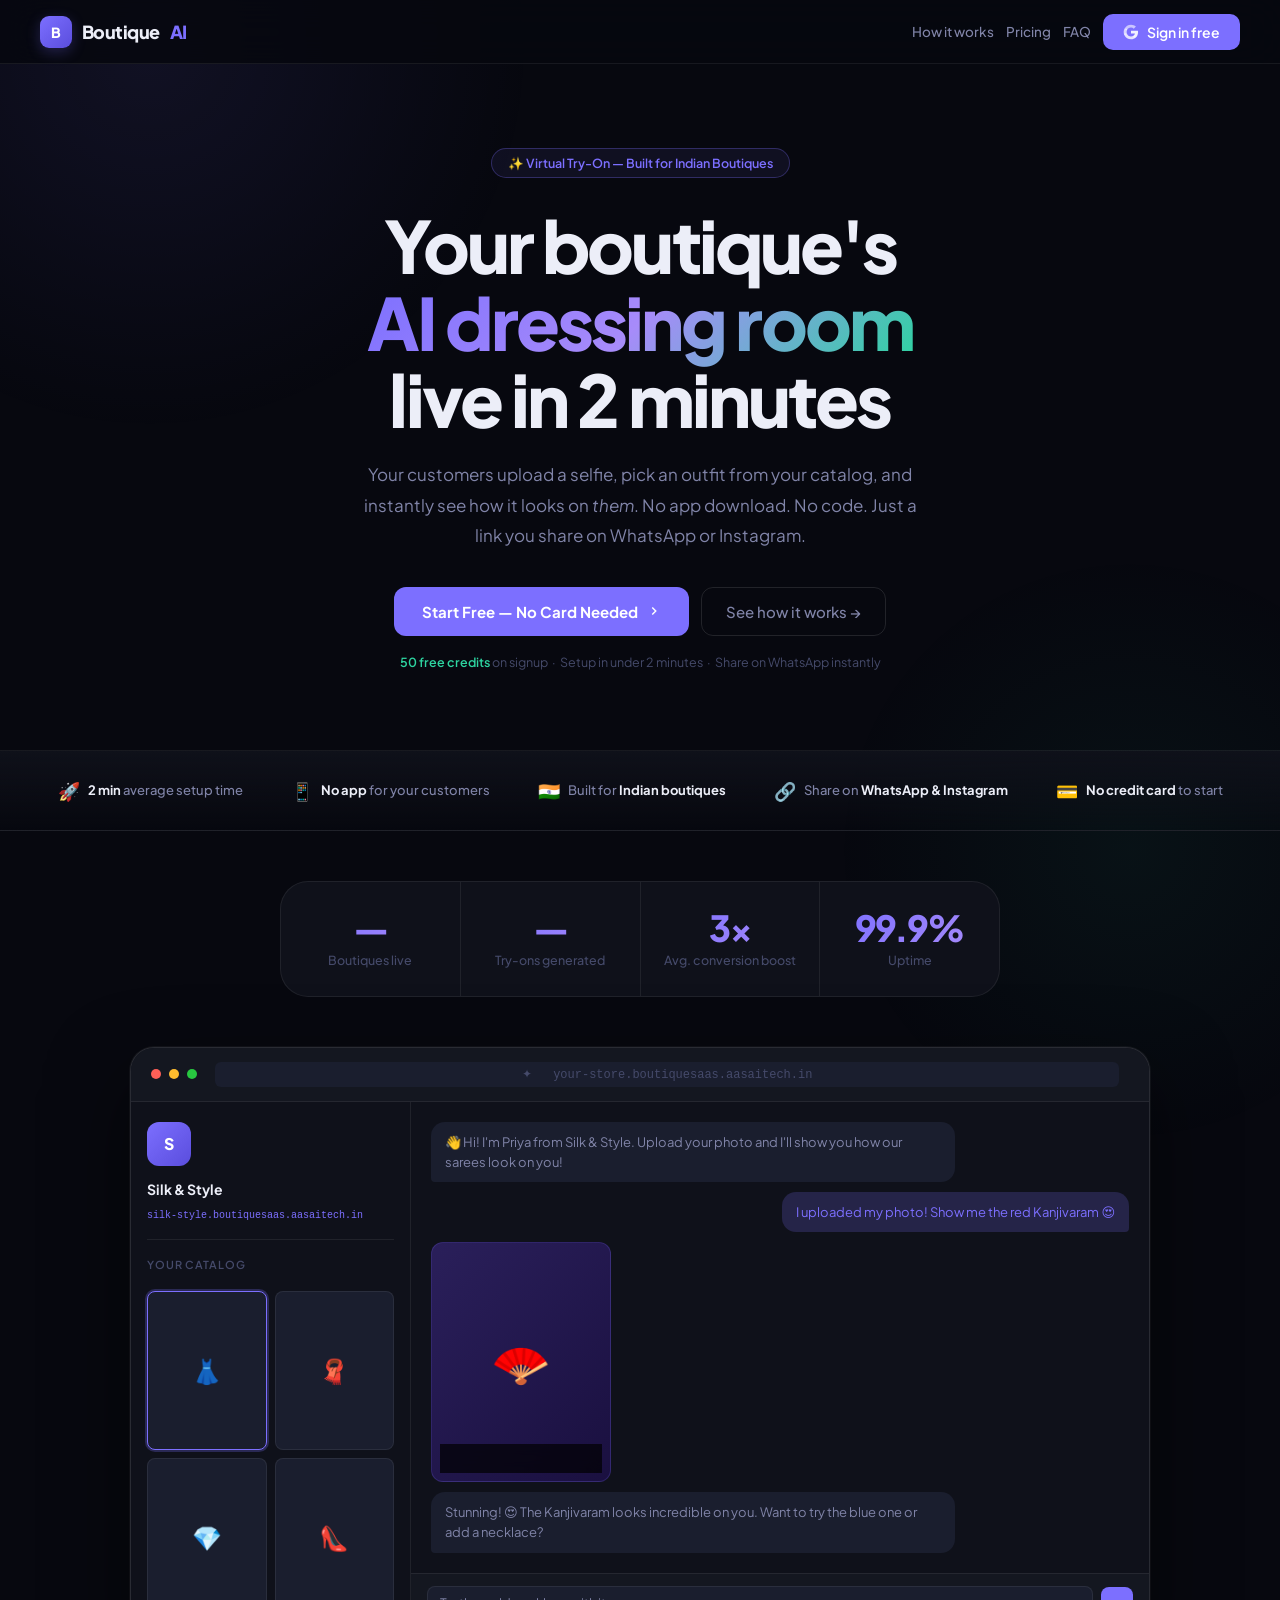
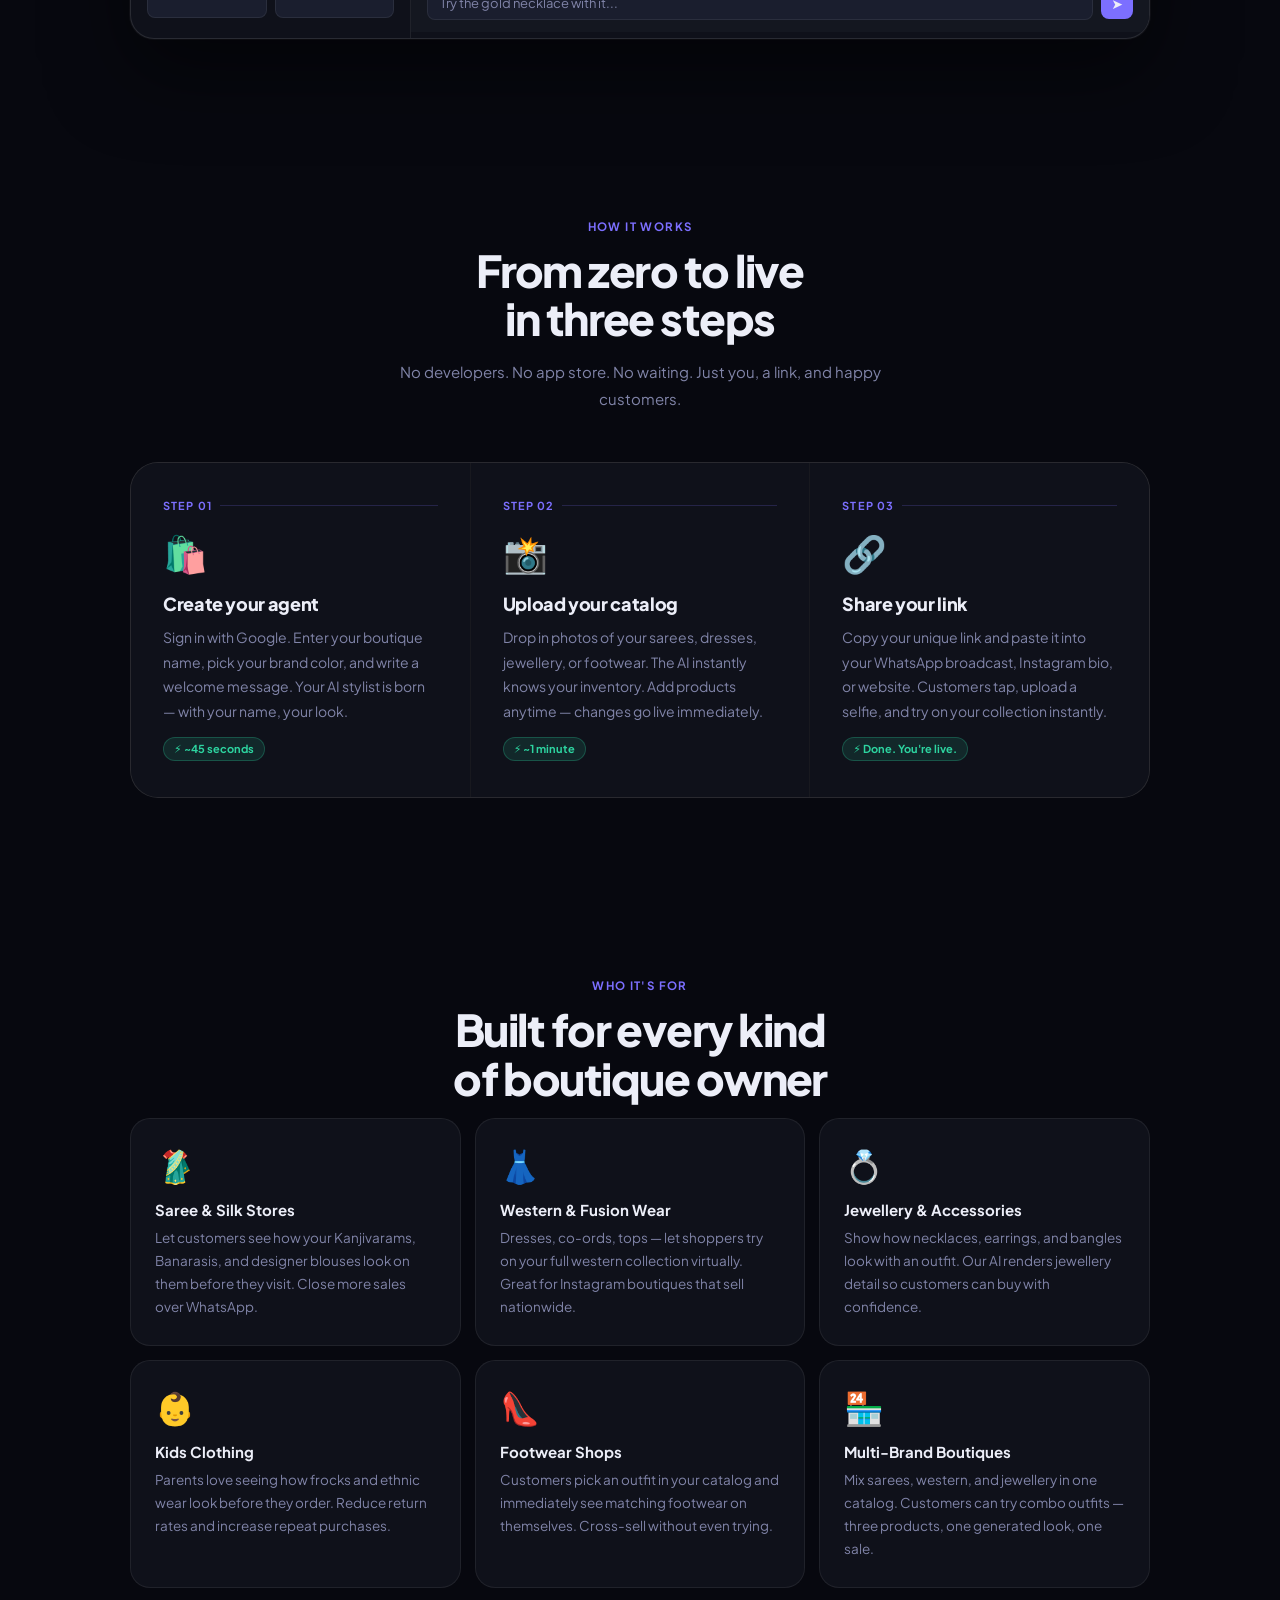
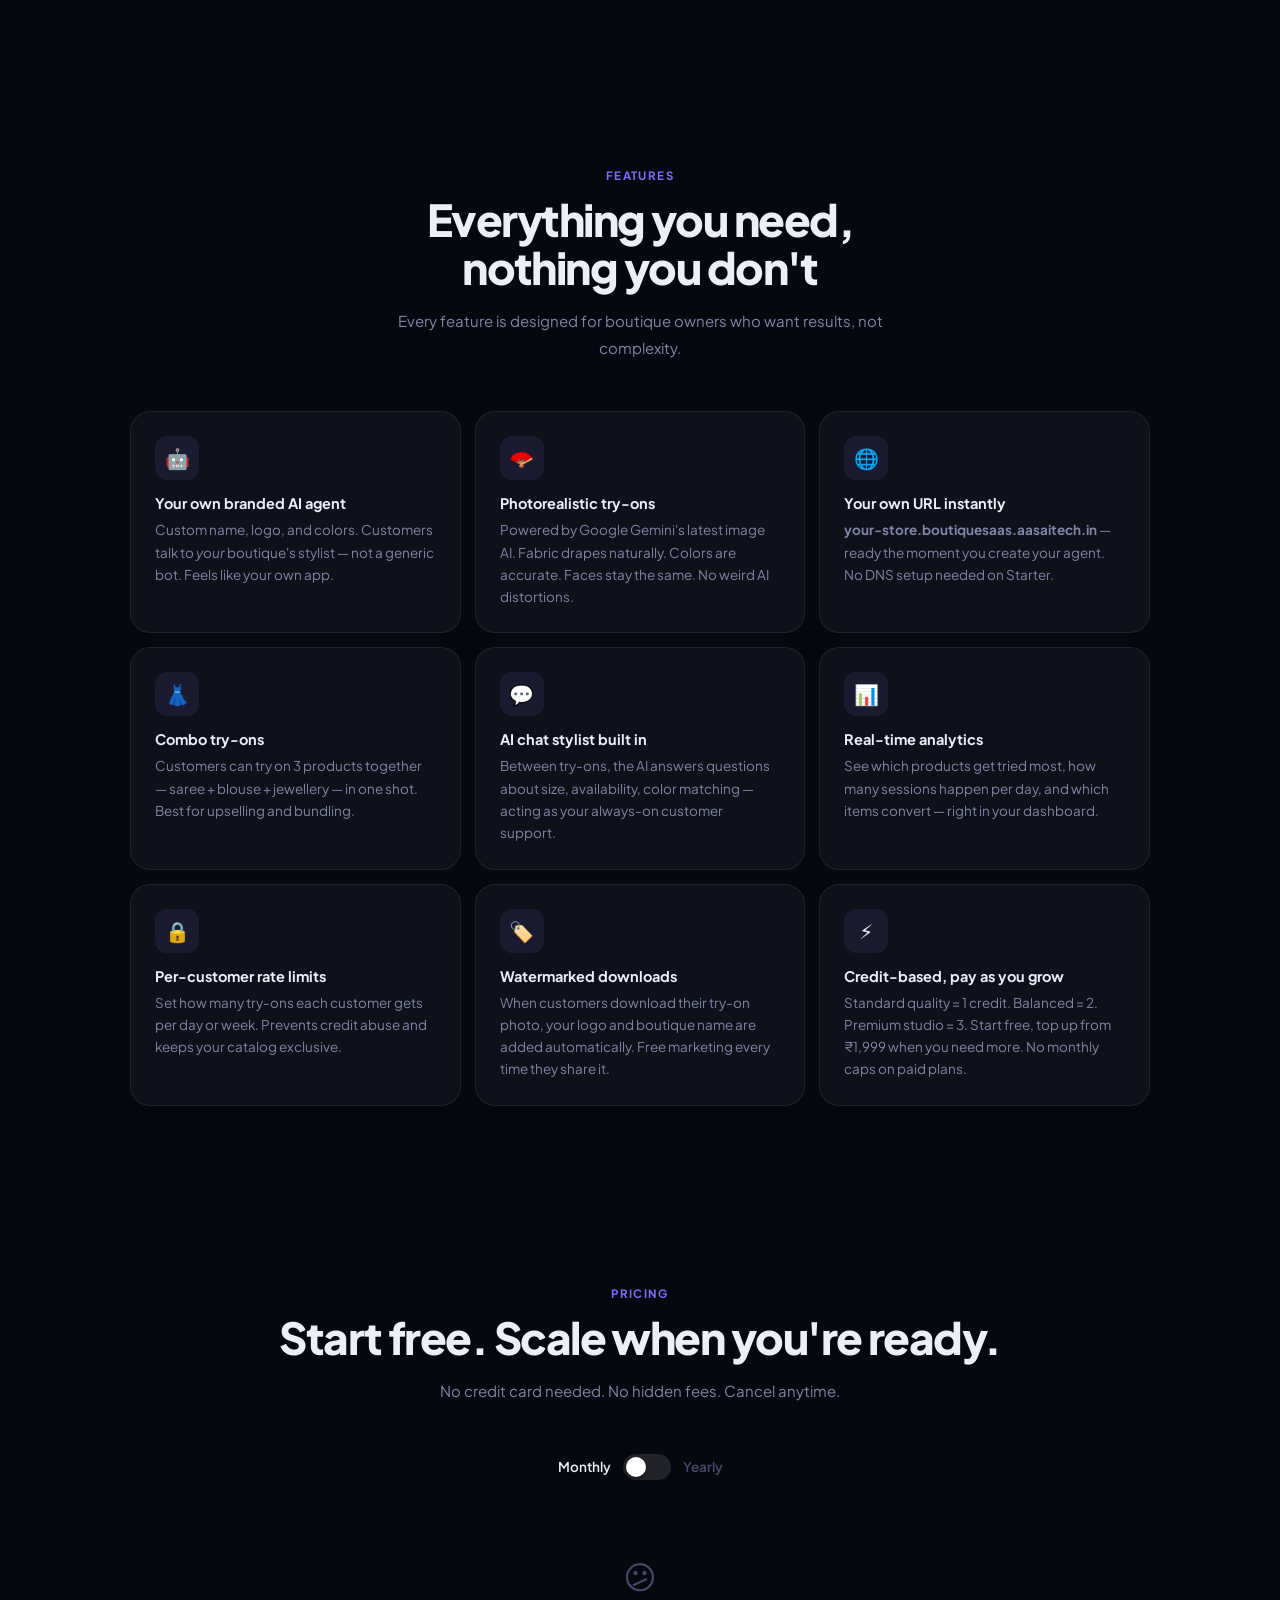
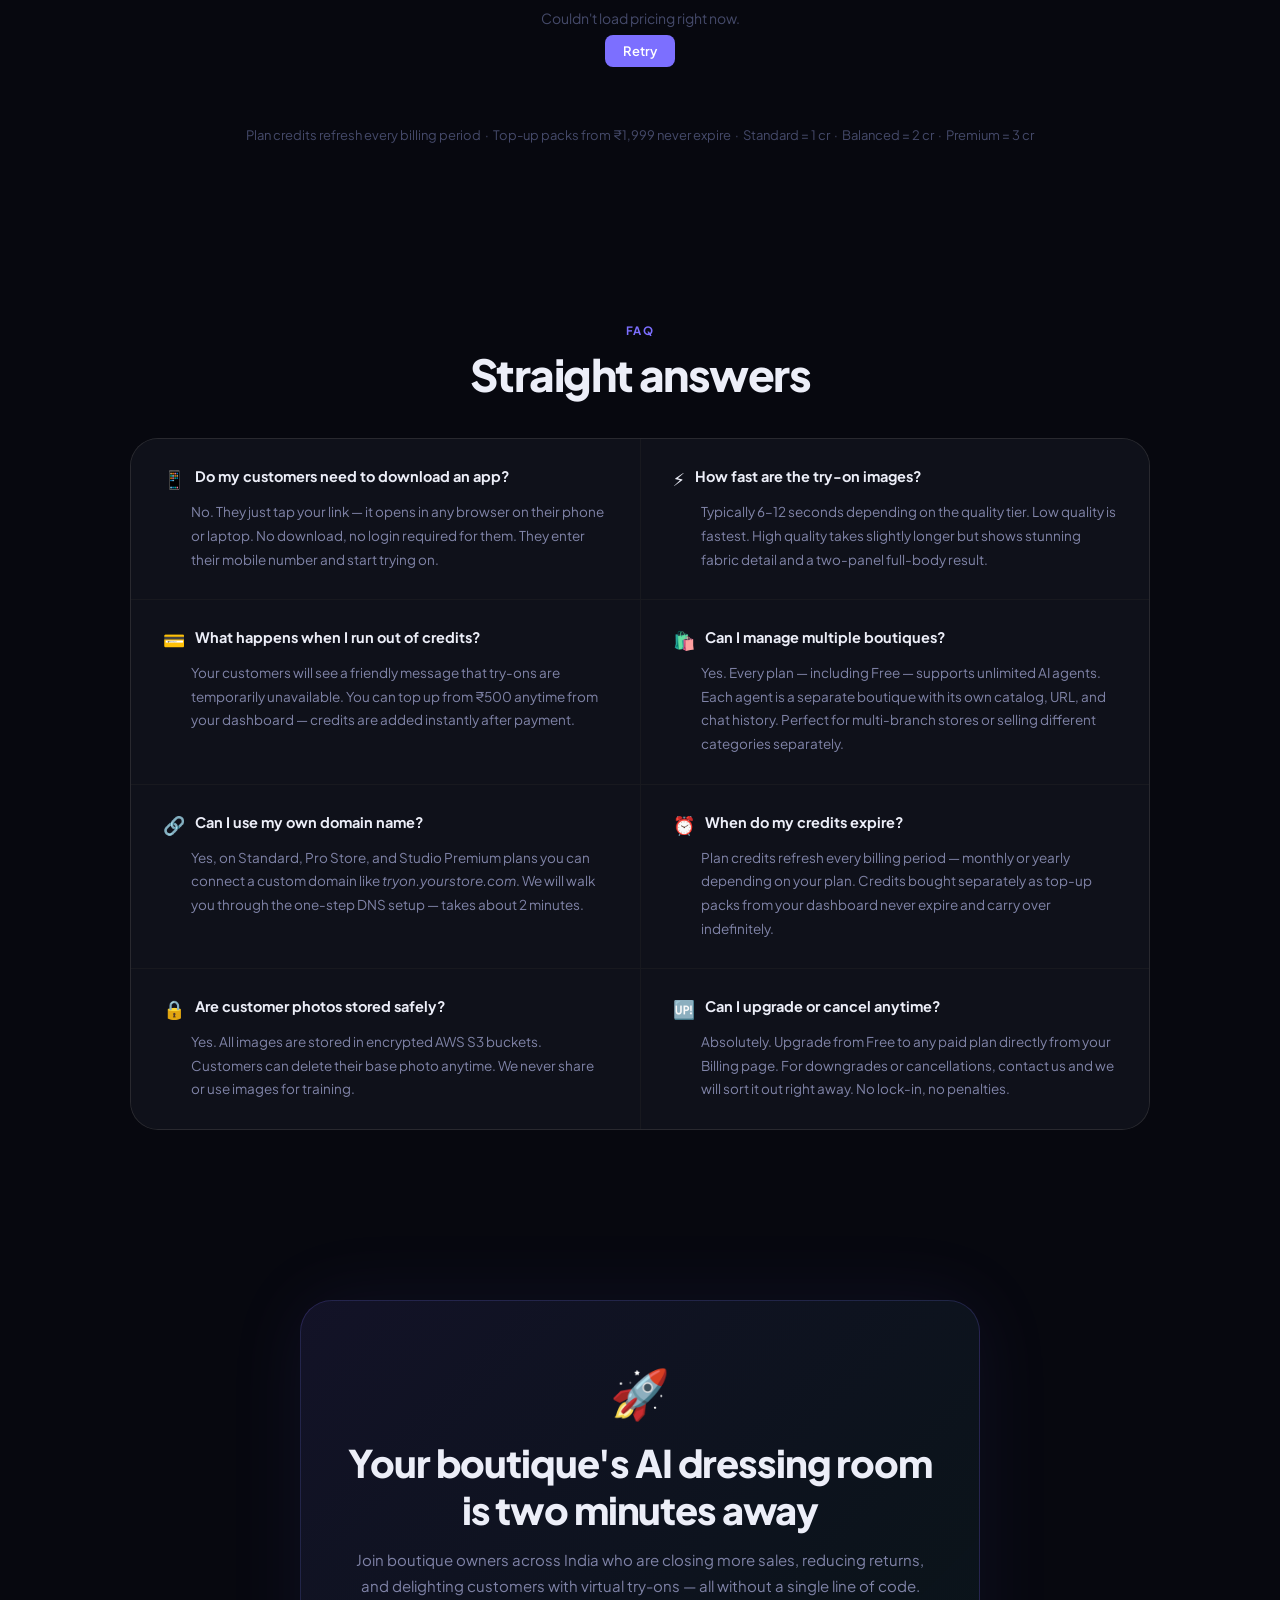
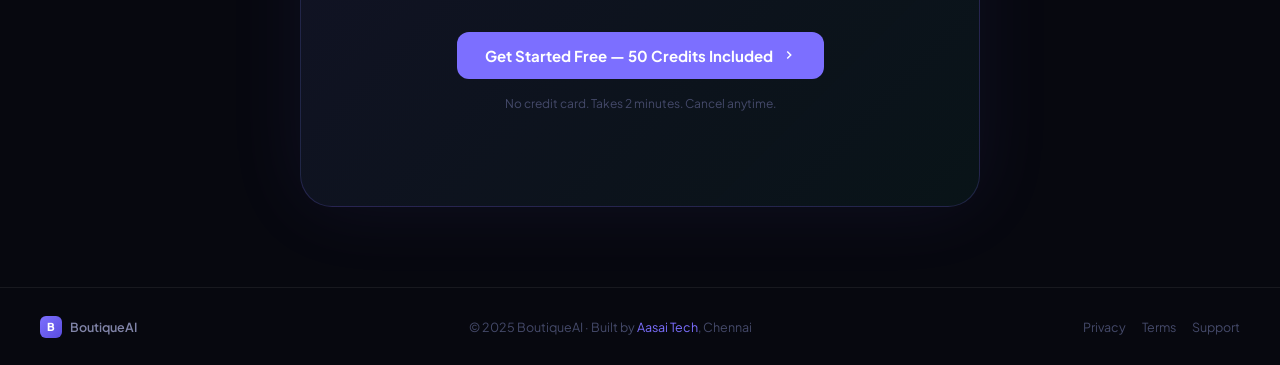
<file: index.html>
<!DOCTYPE html>
<html lang="en">
<head>
<meta charset="UTF-8">
<meta name="viewport" content="width=device-width,initial-scale=1.0">
<title>BoutiqueAI — Virtual Try-On for Boutiques & Textile Stores</title>
<meta name="description" content="Give your customers their own AI dressing room. They upload a photo, pick an outfit, and see exactly how it looks on them. No app. No code. Live in 2 minutes.">
<link rel="preconnect" href="https://fonts.googleapis.com">
<link href="https://fonts.googleapis.com/css2?family=Plus+Jakarta+Sans:ital,wght@0,400;0,500;0,600;0,700;0,800;1,400&display=swap" rel="stylesheet">
<style>
:root{--bg:#07080F;--surface:#0F111A;--surface-2:#141720;--surface-3:#1A1E2E;--border:rgba(255,255,255,.07);--border-md:rgba(255,255,255,.11);--accent:#7C6FFF;--accent-rgb:124,111,255;--accent-2:#6A5DEE;--accent-3:#5A4DDD;--accent-dim:rgba(124,111,255,.10);--accent-glow:rgba(124,111,255,.25);--green:#2DD4A0;--green-dim:rgba(45,212,160,.12);--green-bdr:rgba(45,212,160,.25);--amber:#F5A523;--amber-dim:rgba(245,165,35,.12);--amber-bdr:rgba(245,165,35,.25);--text:#ECEEF8;--text-2:#8084A8;--text-3:#454A6A;--font:'Plus Jakarta Sans',system-ui,sans-serif;--r:14px;--r-lg:20px;--r-xl:28px;}
*,*::before,*::after{margin:0;padding:0;box-sizing:border-box;}
html{scroll-behavior:smooth;}
body{font-family:var(--font);background:var(--bg);color:var(--text);-webkit-font-smoothing:antialiased;overflow-x:hidden;min-height:100vh;}
a{text-decoration:none;color:inherit;}
img{display:block;max-width:100%;}
body::before{content:'';position:fixed;top:-400px;left:-300px;width:900px;height:900px;background:radial-gradient(circle,rgba(var(--accent-rgb),.09) 0%,transparent 60%);pointer-events:none;z-index:0;}
body::after{content:'';position:fixed;bottom:-300px;right:-200px;width:700px;height:700px;background:radial-gradient(circle,rgba(45,212,160,.05) 0%,transparent 60%);pointer-events:none;z-index:0;}
nav{position:fixed;top:0;left:0;right:0;z-index:100;height:64px;padding:0 40px;display:flex;align-items:center;justify-content:space-between;background:rgba(7,8,15,.85);backdrop-filter:blur(20px);border-bottom:1px solid var(--border);}
.logo{display:flex;align-items:center;gap:10px;font-size:18px;font-weight:800;letter-spacing:-.03em;color:var(--text);}
.logo-mark{width:32px;height:32px;border-radius:9px;background:linear-gradient(135deg,var(--accent),var(--accent-3));display:flex;align-items:center;justify-content:center;font-size:14px;font-weight:800;color:#fff;box-shadow:0 4px 14px var(--accent-glow);}
.logo-ai{color:var(--accent);}
.nav-right{display:flex;align-items:center;gap:12px;}
.nav-link{font-size:13.5px;font-weight:500;color:var(--text-2);transition:color .18s;}
.nav-link:hover{color:var(--text);}
.btn-signin{display:flex;align-items:center;gap:8px;padding:9px 20px;background:var(--accent);color:#fff;border:none;border-radius:10px;font-size:14px;font-weight:600;cursor:pointer;font-family:var(--font);transition:all .2s;text-decoration:none;}
.btn-signin:hover{background:var(--accent-2);transform:translateY(-1px);box-shadow:0 6px 20px var(--accent-glow);}
.hero{position:relative;z-index:1;padding:148px 40px 80px;text-align:center;max-width:860px;margin:0 auto;}
.hero-badge{display:inline-flex;align-items:center;gap:7px;padding:6px 16px;border-radius:20px;border:1px solid rgba(var(--accent-rgb),.3);background:rgba(var(--accent-rgb),.08);font-size:12.5px;color:var(--accent);font-weight:600;margin-bottom:28px;animation:fadeUp .6s ease both;}
.hero h1{font-size:clamp(36px,6.5vw,72px);font-weight:800;line-height:1.07;letter-spacing:-.04em;margin-bottom:22px;animation:fadeUp .6s .1s ease both;}
.hero h1 .grad{background:linear-gradient(135deg,var(--accent) 0%,#a78bfa 50%,var(--green) 100%);-webkit-background-clip:text;-webkit-text-fill-color:transparent;background-clip:text;}
.hero-sub{font-size:17px;color:var(--text-2);line-height:1.8;max-width:580px;margin:0 auto 36px;animation:fadeUp .6s .18s ease both;}
.hero-ctas{display:flex;gap:12px;justify-content:center;flex-wrap:wrap;animation:fadeUp .6s .26s ease both;}
.btn-cta{display:inline-flex;align-items:center;gap:9px;padding:14px 28px;background:var(--accent);color:#fff;border:none;border-radius:12px;font-size:15px;font-weight:700;cursor:pointer;font-family:var(--font);transition:all .2s;text-decoration:none;}
.btn-cta:hover{background:var(--accent-2);transform:translateY(-2px);box-shadow:0 10px 32px var(--accent-glow);}
.btn-outline{display:inline-flex;align-items:center;gap:9px;padding:14px 24px;border:1px solid var(--border-md);border-radius:12px;color:var(--text-2);font-size:15px;font-weight:500;cursor:pointer;transition:all .2s;font-family:var(--font);text-decoration:none;}
.btn-outline:hover{border-color:var(--text-2);color:var(--text);}
.hero-note{margin-top:18px;font-size:12.5px;color:var(--text-3);animation:fadeUp .6s .34s ease both;}
.hero-note span{color:var(--green);font-weight:600;}
.trust-strip{position:relative;z-index:1;display:flex;justify-content:center;gap:48px;padding:28px 40px;flex-wrap:wrap;border-top:1px solid var(--border);border-bottom:1px solid var(--border);background:linear-gradient(180deg,var(--surface) 0%,transparent 100%);}
.trust-item{display:flex;align-items:center;gap:8px;}
.trust-icon{font-size:18px;}
.trust-text{font-size:13px;color:var(--text-2);font-weight:500;}
.trust-text strong{color:var(--text);font-weight:700;}
.stats-row{position:relative;z-index:1;display:flex;justify-content:center;gap:0;max-width:800px;margin:0 auto;border:1px solid var(--border);border-radius:var(--r-xl);background:var(--surface);overflow:hidden;}
.stat-item{flex:1;text-align:center;padding:28px 20px;border-right:1px solid var(--border);}
.stat-item:last-child{border-right:none;}
.stat-num{font-size:36px;font-weight:800;letter-spacing:-.05em;background:linear-gradient(135deg,var(--accent),#a78bfa);-webkit-background-clip:text;-webkit-text-fill-color:transparent;background-clip:text;line-height:1;}
.stat-lbl{font-size:12.5px;color:var(--text-3);font-weight:500;margin-top:6px;}
.section{position:relative;z-index:1;padding:90px 40px;max-width:1100px;margin:0 auto;}
.section-center{text-align:center;}
.eyebrow{font-size:11.5px;font-weight:700;color:var(--accent);text-transform:uppercase;letter-spacing:.12em;margin-bottom:12px;}
.section-title{font-size:clamp(28px,4.5vw,44px);font-weight:800;letter-spacing:-.035em;line-height:1.1;margin-bottom:16px;}
.section-sub{font-size:15px;color:var(--text-2);line-height:1.8;max-width:520px;margin-bottom:50px;}
.section-center .section-sub{margin:0 auto 50px;}
.demo-wrap{position:relative;z-index:1;padding:0 40px 90px;max-width:1100px;margin:0 auto;}
.demo-screen{background:var(--surface);border:1px solid var(--border-md);border-radius:24px;overflow:hidden;box-shadow:0 32px 80px rgba(0,0,0,.5),0 0 0 1px rgba(255,255,255,.05);}
.demo-topbar{display:flex;align-items:center;gap:8px;padding:14px 20px;border-bottom:1px solid var(--border);background:var(--surface-2);}
.demo-dot{width:10px;height:10px;border-radius:50%;}
.demo-dot-r{background:#ff5f57;}
.demo-dot-y{background:#febc2e;}
.demo-dot-g{background:#28c840;}
.demo-url{flex:1;text-align:center;font-size:12px;color:var(--text-3);font-family:monospace;background:var(--surface-3);padding:5px 14px;border-radius:6px;margin:0 10px;white-space:nowrap;overflow:hidden;text-overflow:ellipsis;}
.demo-body{display:grid;grid-template-columns:280px 1fr;min-height:420px;}
.demo-sidebar{border-right:1px solid var(--border);padding:20px 16px;display:flex;flex-direction:column;gap:10px;}
.demo-agent-logo{width:44px;height:44px;border-radius:12px;background:linear-gradient(135deg,#7C6FFF,#5A4DDD);display:flex;align-items:center;justify-content:center;font-weight:800;font-size:16px;color:#fff;margin-bottom:4px;}
.demo-agent-name{font-size:14px;font-weight:700;}
.demo-agent-url{font-size:10px;color:var(--accent);font-family:monospace;margin-top:2px;}
.demo-sep{height:1px;background:var(--border);margin:8px 0;}
.demo-product-grid{display:grid;grid-template-columns:1fr 1fr;gap:8px;margin-top:4px;}
.demo-product{aspect-ratio:3/4;border-radius:8px;background:var(--surface-3);border:1px solid var(--border);display:flex;align-items:center;justify-content:center;font-size:24px;cursor:pointer;transition:border-color .2s;}
.demo-product:hover{border-color:var(--accent);}
.demo-product.selected{border-color:var(--accent);box-shadow:0 0 0 2px rgba(var(--accent-rgb),.25);}
.demo-chat{display:flex;flex-direction:column;justify-content:flex-end;gap:10px;padding:20px;}
.demo-msg{max-width:75%;padding:10px 14px;border-radius:14px;font-size:13px;line-height:1.55;}
.demo-msg-bot{background:var(--surface-3);color:var(--text-2);align-self:flex-start;border-bottom-left-radius:4px;}
.demo-msg-user{background:rgba(var(--accent-rgb),.2);color:var(--accent);align-self:flex-end;border-bottom-right-radius:4px;}
.demo-tryon-img{width:180px;border-radius:12px;overflow:hidden;background:linear-gradient(135deg,#2a1f5a 0%,#1a1040 100%);aspect-ratio:3/4;display:flex;align-items:center;justify-content:center;font-size:48px;border:1px solid rgba(var(--accent-rgb),.2);position:relative;}
.demo-tryon-badge{position:absolute;bottom:8px;left:8px;right:8px;background:rgba(0,0,0,.7);backdrop-filter:blur(6px);border-radius:8px;padding:6px 10px;font-size:11px;color:var(--green);font-weight:600;text-align:center;}
.demo-input-bar{display:flex;align-items:center;gap:8px;padding:12px 16px;border-top:1px solid var(--border);background:var(--surface-2);}
.demo-input{flex:1;padding:8px 12px;background:var(--surface-3);border:1px solid var(--border);border-radius:8px;font-size:13px;color:var(--text-2);}
.demo-send{width:32px;height:32px;border-radius:8px;background:var(--accent);display:flex;align-items:center;justify-content:center;font-size:14px;cursor:pointer;}
.steps-grid{display:grid;grid-template-columns:repeat(3,1fr);gap:1px;background:var(--border);border-radius:var(--r-xl);overflow:hidden;border:1px solid var(--border);}
.step-card{background:var(--surface);padding:36px 32px;position:relative;}
.step-num{font-size:11px;font-weight:700;color:var(--accent);letter-spacing:.1em;text-transform:uppercase;margin-bottom:18px;display:flex;align-items:center;gap:8px;}
.step-num::after{content:'';flex:1;height:1px;background:rgba(var(--accent-rgb),.2);}
.step-icon{font-size:36px;margin-bottom:16px;}
.step-title{font-size:18px;font-weight:800;margin-bottom:10px;letter-spacing:-.02em;}
.step-desc{font-size:14px;color:var(--text-2);line-height:1.75;}
.step-time{display:inline-flex;align-items:center;gap:5px;margin-top:14px;padding:4px 10px;border-radius:20px;background:var(--green-dim);border:1px solid var(--green-bdr);font-size:11px;font-weight:700;color:var(--green);}
.who-grid{display:grid;grid-template-columns:repeat(3,1fr);gap:14px;}
.who-card{background:var(--surface);border:1px solid var(--border);border-radius:var(--r-lg);padding:26px 24px;transition:all .2s;}
.who-card:hover{border-color:rgba(var(--accent-rgb),.3);transform:translateY(-2px);box-shadow:0 12px 40px rgba(0,0,0,.3);}
.who-emoji{font-size:32px;margin-bottom:14px;}
.who-title{font-size:15px;font-weight:700;margin-bottom:8px;}
.who-desc{font-size:13.5px;color:var(--text-2);line-height:1.7;}
.features-grid{display:grid;grid-template-columns:repeat(3,1fr);gap:14px;}
.feat-card{background:var(--surface);border:1px solid var(--border);border-radius:var(--r-lg);padding:24px;transition:all .2s;}
.feat-card:hover{border-color:rgba(var(--accent-rgb),.3);transform:translateY(-2px);}
.feat-icon{width:44px;height:44px;border-radius:12px;background:rgba(var(--accent-rgb),.1);display:flex;align-items:center;justify-content:center;font-size:20px;margin-bottom:14px;}
.feat-title{font-size:14.5px;font-weight:700;margin-bottom:7px;}
.feat-desc{font-size:13.5px;color:var(--text-2);line-height:1.65;}
.billing-toggle{display:flex;align-items:center;gap:12px;justify-content:center;margin-bottom:36px;}
.toggle-label{font-size:13.5px;font-weight:600;color:var(--text-3);cursor:pointer;transition:color .18s;}
.toggle-label.active{color:var(--text);}
.toggle-pill{width:48px;height:26px;border-radius:13px;background:var(--border-md);position:relative;cursor:pointer;transition:background .2s;border:none;outline:none;flex-shrink:0;}
.toggle-pill.yearly{background:var(--accent);}
.toggle-pill::after{content:'';position:absolute;top:3px;left:3px;width:20px;height:20px;border-radius:50%;background:#fff;transition:left .2s;box-shadow:0 1px 4px rgba(0,0,0,.3);}
.toggle-pill.yearly::after{left:25px;}
.save-badge{display:inline-flex;align-items:center;gap:4px;padding:3px 9px;border-radius:20px;background:var(--green-dim);border:1px solid var(--green-bdr);font-size:10.5px;font-weight:700;color:var(--green);}
.plans-grid{display:grid;grid-template-columns:repeat(3,1fr);gap:16px;align-items:start;}
.plan-card{background:var(--surface);border:1.5px solid var(--border);border-radius:var(--r-xl);padding:28px 26px;position:relative;transition:all .2s;display:flex;flex-direction:column;}
.plan-card:hover{box-shadow:0 16px 48px rgba(0,0,0,.3);transform:translateY(-2px);}
.plan-card.popular{border-color:rgba(var(--accent-rgb),.45);background:linear-gradient(180deg,rgba(var(--accent-rgb),.07) 0%,var(--surface) 60%);box-shadow:0 8px 32px rgba(var(--accent-rgb),.12);}
.popular-badge{position:absolute;top:-12px;left:50%;transform:translateX(-50%);background:var(--accent);color:#fff;font-size:10.5px;font-weight:700;padding:3px 14px;border-radius:20px;text-transform:uppercase;letter-spacing:.07em;white-space:nowrap;box-shadow:0 4px 12px var(--accent-glow);}
.plan-name{font-size:15px;font-weight:800;margin-bottom:6px;}
.plan-tagline{font-size:12.5px;color:var(--text-3);margin-bottom:18px;line-height:1.5;}
.plan-amount{font-size:42px;font-weight:800;letter-spacing:-.05em;line-height:1;}
.plan-period{font-size:13px;color:var(--text-2);}
.plan-billed{font-size:12px;color:var(--text-3);margin-bottom:22px;min-height:16px;}
.plan-divider{height:1px;background:var(--border);margin-bottom:20px;}
.plan-feats{display:flex;flex-direction:column;gap:10px;flex:1;}
.plan-feat{display:flex;align-items:flex-start;gap:9px;font-size:13px;}
.plan-feat .check{color:var(--green);font-size:13px;margin-top:1px;flex-shrink:0;}
.plan-feat .cross{color:var(--text-3);font-size:13px;margin-top:1px;flex-shrink:0;}
.plan-feat .feat-text{color:var(--text-2);line-height:1.45;}
.plan-feat .feat-text.off{color:var(--text-3);text-decoration:line-through;}
.plan-credits-chip{display:inline-flex;align-items:center;gap:5px;padding:4px 10px;border-radius:20px;margin-bottom:18px;font-size:11.5px;font-weight:700;}
.chip-free{background:var(--green-dim);border:1px solid var(--green-bdr);color:var(--green);}
.chip-paid{background:rgba(var(--accent-rgb),.1);border:1px solid rgba(var(--accent-rgb),.25);color:var(--accent);}
.chip-custom{background:var(--surface-3);border:1px solid var(--border);color:var(--text-3);}
.plan-cta{display:flex;align-items:center;justify-content:center;width:100%;padding:12px;border-radius:10px;font-size:14px;font-weight:700;cursor:pointer;border:none;font-family:var(--font);transition:all .2s;margin-top:20px;text-decoration:none;}
.plan-cta.primary{background:var(--accent);color:#fff;}
.plan-cta.primary:hover{background:var(--accent-2);box-shadow:0 6px 20px var(--accent-glow);}
.plan-cta.outline{background:transparent;color:var(--text-2);border:1.5px solid var(--border-md);}
.plan-cta.outline:hover{border-color:var(--accent);color:var(--accent);}
.plan-cta.sales{background:var(--surface-3);color:var(--text);border:1.5px solid var(--border-md);}
.plan-cta.sales:hover{background:var(--surface-2);}
.plans-skeleton{display:grid;grid-template-columns:repeat(3,1fr);gap:16px;}
.plan-skel{background:var(--surface);border:1px solid var(--border);border-radius:var(--r-xl);padding:28px 26px;}
@keyframes skelShimmer{0%{background-position:-600px 0}100%{background-position:600px 0}}
.skel-line{border-radius:6px;margin-bottom:12px;background:linear-gradient(90deg,rgba(255,255,255,.03) 0%,rgba(255,255,255,.07) 40%,rgba(255,255,255,.03) 80%);background-size:600px 100%;animation:skelShimmer 1.6s ease-in-out infinite;}
.faq-grid{display:grid;grid-template-columns:1fr 1fr;gap:1px;background:var(--border);border:1px solid var(--border);border-radius:var(--r-xl);overflow:hidden;}
.faq-item{background:var(--surface);padding:28px 32px;}
.faq-q{font-size:14.5px;font-weight:700;margin-bottom:10px;display:flex;align-items:flex-start;gap:10px;}
.faq-q .faq-icon{font-size:18px;flex-shrink:0;}
.faq-a{font-size:13.5px;color:var(--text-2);line-height:1.75;padding-left:28px;}
.cta-section{position:relative;z-index:1;padding:80px 40px;max-width:760px;margin:0 auto;text-align:center;}
.cta-card{background:linear-gradient(135deg,rgba(var(--accent-rgb),.10) 0%,rgba(45,212,160,.06) 100%);border:1px solid rgba(var(--accent-rgb),.2);border-radius:32px;padding:60px 40px;box-shadow:0 0 80px rgba(var(--accent-rgb),.08);}
.cta-card h2{font-size:clamp(26px,4vw,38px);font-weight:800;letter-spacing:-.03em;margin-bottom:14px;}
.cta-card p{font-size:15px;color:var(--text-2);line-height:1.75;margin-bottom:32px;}
footer{position:relative;z-index:1;padding:28px 40px;border-top:1px solid var(--border);display:flex;align-items:center;justify-content:space-between;flex-wrap:wrap;gap:12px;font-size:12.5px;color:var(--text-3);}
footer a{color:var(--accent);}
.modal-overlay{position:fixed;inset:0;background:rgba(0,0,0,.7);backdrop-filter:blur(12px);z-index:999;display:flex;align-items:center;justify-content:center;padding:20px;opacity:0;transition:opacity .22s;pointer-events:none;}
.modal-overlay.open{opacity:1;pointer-events:all;}
.modal-box{background:#0F111A;border:1px solid rgba(255,255,255,.13);border-radius:24px;padding:42px 38px;width:100%;max-width:400px;text-align:center;transform:translateY(16px) scale(.97);transition:transform .22s;box-shadow:0 24px 80px rgba(0,0,0,.6);position:relative;}
.modal-overlay.open .modal-box{transform:none;}
.modal-logo{width:54px;height:54px;border-radius:14px;background:linear-gradient(135deg,var(--accent),var(--accent-3));display:flex;align-items:center;justify-content:center;font-size:24px;font-weight:800;color:#fff;margin:0 auto 18px;box-shadow:0 8px 24px var(--accent-glow);}
.modal-title{font-size:21px;font-weight:800;letter-spacing:-.03em;margin-bottom:8px;}
.modal-sub{font-size:13.5px;color:var(--text-2);line-height:1.65;margin-bottom:28px;}
.btn-google{width:100%;padding:13px 20px;border:1px solid rgba(255,255,255,.13);border-radius:12px;background:rgba(255,255,255,.07);color:var(--text);font-size:14.5px;font-weight:600;cursor:pointer;display:flex;align-items:center;justify-content:center;gap:11px;transition:all .2s;font-family:var(--font);text-decoration:none;}
.btn-google:hover{background:rgba(255,255,255,.12);border-color:rgba(255,255,255,.22);}
.modal-terms{font-size:11px;color:var(--text-3);margin-top:16px;line-height:1.6;}
.modal-terms a{color:var(--text-2);}
.modal-close{position:absolute;top:14px;right:14px;background:none;border:none;color:var(--text-3);cursor:pointer;font-size:18px;line-height:1;padding:4px;transition:color .15s;}
.modal-close:hover{color:var(--text);}
.err-banner{position:fixed;top:76px;left:50%;transform:translateX(-50%);padding:11px 22px;background:#0F111A;border:1px solid rgba(242,107,107,.3);border-radius:10px;font-size:13.5px;color:#F26B6B;z-index:9999;white-space:nowrap;font-family:var(--font);}
@keyframes fadeUp{from{opacity:0;transform:translateY(18px);}to{opacity:1;transform:none;}}
@media(max-width:900px){
  nav{padding:0 20px;}.nav-link{display:none;}
  .hero{padding:120px 20px 60px;}
  .demo-wrap{padding:0 20px 60px;}
  .demo-body{grid-template-columns:1fr;}.demo-sidebar{display:none;}
  .section{padding:60px 20px;}
  .steps-grid,.who-grid,.features-grid{grid-template-columns:1fr;}
  .plans-grid,.plans-skeleton{grid-template-columns:1fr;}
  .faq-grid{grid-template-columns:1fr;}
  .trust-strip{gap:24px;padding:22px 20px;}
  .stats-row{flex-direction:column;border-radius:var(--r-lg);}
  .stat-item{border-right:none;border-bottom:1px solid var(--border);}
  .stat-item:last-child{border-bottom:none;}
  .cta-section{padding:60px 20px;}.cta-card{padding:40px 24px;}
  footer{padding:20px;flex-direction:column;text-align:center;gap:6px;}
}
@media(max-width:600px){
  .hero h1{font-size:34px;}.hero-ctas{flex-direction:column;align-items:center;}
  .demo-url{display:none;}
}
</style>
</head>
<body>

<nav>
  <a class="logo" href="#">
    <div class="logo-mark">B</div>
    Boutique<span class="logo-ai">AI</span>
  </a>
  <div class="nav-right">
    <a class="nav-link" href="#how-it-works">How it works</a>
    <a class="nav-link" href="#pricing">Pricing</a>
    <a class="nav-link" href="#faq">FAQ</a>
    <button class="btn-signin" onclick="openSignIn()">
      <svg width="16" height="16" viewBox="0 0 24 24" fill="none"><path d="M22.56 12.25c0-.78-.07-1.53-.2-2.25H12v4.26h5.92c-.26 1.37-1.04 2.53-2.21 3.31v2.77h3.57c2.08-1.92 3.28-4.74 3.28-8.09z" fill="#fff" opacity=".9"/><path d="M12 23c2.97 0 5.46-.98 7.28-2.66l-3.57-2.77c-.98.66-2.23 1.06-3.71 1.06-2.86 0-5.29-1.93-6.16-4.53H2.18v2.84C3.99 20.53 7.7 23 12 23z" fill="#fff" opacity=".8"/><path d="M5.84 14.09c-.22-.66-.35-1.36-.35-2.09s.13-1.43.35-2.09V7.07H2.18C1.43 8.55 1 10.22 1 12s.43 3.45 1.18 4.93l2.85-2.22.81-.62z" fill="#fff" opacity=".7"/><path d="M12 5.38c1.62 0 3.06.56 4.21 1.64l3.15-3.15C17.45 2.09 14.97 1 12 1 7.7 1 3.99 3.47 2.18 7.07l3.66 2.84c.87-2.6 3.3-4.53 6.16-4.53z" fill="#fff" opacity=".6"/></svg>
      Sign in free
    </button>
  </div>
</nav>

<section class="hero">
  <div class="hero-badge">✨ Virtual Try-On — Built for Indian Boutiques</div>
  <h1>Your boutique's<br><span class="grad">AI dressing room</span><br>live in 2 minutes</h1>
  <p class="hero-sub">Your customers upload a selfie, pick an outfit from your catalog, and instantly see how it looks on <em>them</em>. No app download. No code. Just a link you share on WhatsApp or Instagram.</p>
  <div class="hero-ctas">
    <button class="btn-cta" onclick="openSignIn()">
      Start Free — No Card Needed
      <svg width="14" height="14" fill="none" stroke="currentColor" stroke-width="2.5" viewBox="0 0 24 24"><polyline points="9 18 15 12 9 6"/></svg>
    </button>
    <a class="btn-outline" href="#how-it-works">See how it works →</a>
  </div>
  <p class="hero-note"><span>50 free credits</span> on signup &nbsp;·&nbsp; Setup in under 2 minutes &nbsp;·&nbsp; Share on WhatsApp instantly</p>
</section>

<div class="trust-strip">
  <div class="trust-item"><span class="trust-icon">🚀</span><span class="trust-text"><strong>2 min</strong> average setup time</span></div>
  <div class="trust-item"><span class="trust-icon">📱</span><span class="trust-text"><strong>No app</strong> for your customers</span></div>
  <div class="trust-item"><span class="trust-icon">🇮🇳</span><span class="trust-text">Built for <strong>Indian boutiques</strong></span></div>
  <div class="trust-item"><span class="trust-icon">🔗</span><span class="trust-text">Share on <strong>WhatsApp &amp; Instagram</strong></span></div>
  <div class="trust-item"><span class="trust-icon">💳</span><span class="trust-text"><strong>No credit card</strong> to start</span></div>
</div>

<div style="position:relative;z-index:1;padding:50px 40px;max-width:800px;margin:0 auto;">
  <div class="stats-row">
    <div class="stat-item"><div class="stat-num" id="stat-boutiques">—</div><div class="stat-lbl">Boutiques live</div></div>
    <div class="stat-item"><div class="stat-num" id="stat-tryons">—</div><div class="stat-lbl">Try-ons generated</div></div>
    <div class="stat-item"><div class="stat-num">3×</div><div class="stat-lbl">Avg. conversion boost</div></div>
    <div class="stat-item"><div class="stat-num">99.9%</div><div class="stat-lbl">Uptime</div></div>
  </div>
</div>

<div class="demo-wrap">
  <div class="demo-screen">
    <div class="demo-topbar">
      <span class="demo-dot demo-dot-r"></span><span class="demo-dot demo-dot-y"></span><span class="demo-dot demo-dot-g"></span>
      <div class="demo-url">✦ &nbsp; your-store.boutiquesaas.aasaitech.in</div>
    </div>
    <div class="demo-body">
      <div class="demo-sidebar">
        <div class="demo-agent-logo">S</div>
        <div class="demo-agent-name">Silk &amp; Style</div>
        <div class="demo-agent-url">silk-style.boutiquesaas.aasaitech.in</div>
        <div class="demo-sep"></div>
        <div style="font-size:11px;color:var(--text-3);font-weight:600;text-transform:uppercase;letter-spacing:.08em;margin-bottom:6px;">Your Catalog</div>
        <div class="demo-product-grid">
          <div class="demo-product selected">👗</div>
          <div class="demo-product">🧣</div>
          <div class="demo-product">💎</div>
          <div class="demo-product">👠</div>
        </div>
      </div>
      <div style="display:flex;flex-direction:column;">
        <div class="demo-chat">
          <div class="demo-msg demo-msg-bot">👋 Hi! I'm Priya from Silk &amp; Style. Upload your photo and I'll show you how our sarees look on you!</div>
          <div class="demo-msg demo-msg-user">I uploaded my photo! Show me the red Kanjivaram 😍</div>
          <div class="demo-msg demo-msg-bot" style="padding:0;background:none;">
            <div class="demo-tryon-img">🪭<div class="demo-tryon-badge">✨ Try-on generated in 8s</div></div>
          </div>
          <div class="demo-msg demo-msg-bot">Stunning! 😍 The Kanjivaram looks incredible on you. Want to try the blue one or add a necklace?</div>
        </div>
        <div class="demo-input-bar">
          <div class="demo-input">Try the gold necklace with it...</div>
          <div class="demo-send">➤</div>
        </div>
      </div>
    </div>
  </div>
</div>

<section class="section" id="how-it-works">
  <div class="section-center">
    <div class="eyebrow">How it works</div>
    <h2 class="section-title">From zero to live<br>in three steps</h2>
    <p class="section-sub">No developers. No app store. No waiting. Just you, a link, and happy customers.</p>
  </div>
  <div class="steps-grid">
    <div class="step-card">
      <div class="step-num">Step 01</div>
      <div class="step-icon">🛍️</div>
      <div class="step-title">Create your agent</div>
      <p class="step-desc">Sign in with Google. Enter your boutique name, pick your brand color, and write a welcome message. Your AI stylist is born — with your name, your look.</p>
      <div class="step-time">⚡ ~45 seconds</div>
    </div>
    <div class="step-card">
      <div class="step-num">Step 02</div>
      <div class="step-icon">📸</div>
      <div class="step-title">Upload your catalog</div>
      <p class="step-desc">Drop in photos of your sarees, dresses, jewellery, or footwear. The AI instantly knows your inventory. Add products anytime — changes go live immediately.</p>
      <div class="step-time">⚡ ~1 minute</div>
    </div>
    <div class="step-card">
      <div class="step-num">Step 03</div>
      <div class="step-icon">🔗</div>
      <div class="step-title">Share your link</div>
      <p class="step-desc">Copy your unique link and paste it into your WhatsApp broadcast, Instagram bio, or website. Customers tap, upload a selfie, and try on your collection instantly.</p>
      <div class="step-time">⚡ Done. You're live.</div>
    </div>
  </div>
</section>

<section class="section">
  <div class="section-center">
    <div class="eyebrow">Who it's for</div>
    <h2 class="section-title">Built for every kind<br>of boutique owner</h2>
  </div>
  <div class="who-grid">
    <div class="who-card"><div class="who-emoji">🥻</div><div class="who-title">Saree &amp; Silk Stores</div><p class="who-desc">Let customers see how your Kanjivarams, Banarasis, and designer blouses look on them before they visit. Close more sales over WhatsApp.</p></div>
    <div class="who-card"><div class="who-emoji">👗</div><div class="who-title">Western &amp; Fusion Wear</div><p class="who-desc">Dresses, co-ords, tops — let shoppers try on your full western collection virtually. Great for Instagram boutiques that sell nationwide.</p></div>
    <div class="who-card"><div class="who-emoji">💍</div><div class="who-title">Jewellery &amp; Accessories</div><p class="who-desc">Show how necklaces, earrings, and bangles look with an outfit. Our AI renders jewellery detail so customers can buy with confidence.</p></div>
    <div class="who-card"><div class="who-emoji">👶</div><div class="who-title">Kids Clothing</div><p class="who-desc">Parents love seeing how frocks and ethnic wear look before they order. Reduce return rates and increase repeat purchases.</p></div>
    <div class="who-card"><div class="who-emoji">👠</div><div class="who-title">Footwear Shops</div><p class="who-desc">Customers pick an outfit in your catalog and immediately see matching footwear on themselves. Cross-sell without even trying.</p></div>
    <div class="who-card"><div class="who-emoji">🏪</div><div class="who-title">Multi-Brand Boutiques</div><p class="who-desc">Mix sarees, western, and jewellery in one catalog. Customers can try combo outfits — three products, one generated look, one sale.</p></div>
  </div>
</section>

<section class="section">
  <div class="section-center">
    <div class="eyebrow">Features</div>
    <h2 class="section-title">Everything you need,<br>nothing you don't</h2>
    <p class="section-sub">Every feature is designed for boutique owners who want results, not complexity.</p>
  </div>
  <div class="features-grid">
    <div class="feat-card"><div class="feat-icon">🤖</div><div class="feat-title">Your own branded AI agent</div><p class="feat-desc">Custom name, logo, and colors. Customers talk to <em>your</em> boutique's stylist — not a generic bot. Feels like your own app.</p></div>
    <div class="feat-card"><div class="feat-icon">🪭</div><div class="feat-title">Photorealistic try-ons</div><p class="feat-desc">Powered by Google Gemini's latest image AI. Fabric drapes naturally. Colors are accurate. Faces stay the same. No weird AI distortions.</p></div>
    <div class="feat-card"><div class="feat-icon">🌐</div><div class="feat-title">Your own URL instantly</div><p class="feat-desc"><strong>your-store.boutiquesaas.aasaitech.in</strong> — ready the moment you create your agent. No DNS setup needed on Starter.</p></div>
    <div class="feat-card"><div class="feat-icon">👗</div><div class="feat-title">Combo try-ons</div><p class="feat-desc">Customers can try on 3 products together — saree + blouse + jewellery — in one shot. Best for upselling and bundling.</p></div>
    <div class="feat-card"><div class="feat-icon">💬</div><div class="feat-title">AI chat stylist built in</div><p class="feat-desc">Between try-ons, the AI answers questions about size, availability, color matching — acting as your always-on customer support.</p></div>
    <div class="feat-card"><div class="feat-icon">📊</div><div class="feat-title">Real-time analytics</div><p class="feat-desc">See which products get tried most, how many sessions happen per day, and which items convert — right in your dashboard.</p></div>
    <div class="feat-card"><div class="feat-icon">🔒</div><div class="feat-title">Per-customer rate limits</div><p class="feat-desc">Set how many try-ons each customer gets per day or week. Prevents credit abuse and keeps your catalog exclusive.</p></div>
    <div class="feat-card"><div class="feat-icon">🏷️</div><div class="feat-title">Watermarked downloads</div><p class="feat-desc">When customers download their try-on photo, your logo and boutique name are added automatically. Free marketing every time they share it.</p></div>
    <div class="feat-card"><div class="feat-icon">⚡</div><div class="feat-title">Credit-based, pay as you grow</div><p class="feat-desc">Standard quality = 1 credit. Balanced = 2. Premium studio = 3. Start free, top up from ₹1,999 when you need more. No monthly caps on paid plans.</p></div>
  </div>
</section>

<section class="section section-center" id="pricing">
  <div class="eyebrow">Pricing</div>
  <h2 class="section-title">Start free. Scale when you're ready.</h2>
  <p class="section-sub">No credit card needed. No hidden fees. Cancel anytime.</p>
  <div class="billing-toggle">
    <span class="toggle-label active" id="lbl-monthly">Monthly</span>
    <button class="toggle-pill" id="billing-toggle" onclick="toggleBilling()" aria-label="Toggle billing period"></button>
    <span class="toggle-label" id="lbl-yearly">Yearly</span>
    <span class="save-badge" id="save-badge" style="display:none">🎉 Save up to ₹29,999</span>
  </div>
  <div id="plans-container">
    <div class="plans-skeleton" id="plans-skeleton">
      <div class="plan-skel"><div class="skel-line" style="height:16px;width:60%;"></div><div class="skel-line" style="height:42px;width:80%;margin:16px 0 8px;"></div><div class="skel-line" style="height:12px;width:50%;margin-bottom:24px;"></div><div class="skel-line" style="height:12px;width:90%;"></div><div class="skel-line" style="height:12px;width:85%;"></div><div class="skel-line" style="height:12px;width:75%;"></div><div class="skel-line" style="height:40px;width:100%;margin-top:24px;border-radius:10px;"></div></div>
      <div class="plan-skel"><div class="skel-line" style="height:16px;width:60%;"></div><div class="skel-line" style="height:42px;width:80%;margin:16px 0 8px;"></div><div class="skel-line" style="height:12px;width:50%;margin-bottom:24px;"></div><div class="skel-line" style="height:12px;width:90%;"></div><div class="skel-line" style="height:12px;width:85%;"></div><div class="skel-line" style="height:12px;width:75%;"></div><div class="skel-line" style="height:40px;width:100%;margin-top:24px;border-radius:10px;"></div></div>
      <div class="plan-skel"><div class="skel-line" style="height:16px;width:60%;"></div><div class="skel-line" style="height:42px;width:80%;margin:16px 0 8px;"></div><div class="skel-line" style="height:12px;width:50%;margin-bottom:24px;"></div><div class="skel-line" style="height:12px;width:90%;"></div><div class="skel-line" style="height:12px;width:85%;"></div><div class="skel-line" style="height:12px;width:75%;"></div><div class="skel-line" style="height:40px;width:100%;margin-top:24px;border-radius:10px;"></div></div>
    </div>
    <div class="plans-grid" id="plans-grid" style="display:none;"></div>
  </div>
  <p style="font-size:13px;color:var(--text-3);margin-top:20px;">Plan credits refresh every billing period &nbsp;·&nbsp; Top-up packs from ₹1,999 never expire &nbsp;·&nbsp; Standard = 1 cr &nbsp;·&nbsp; Balanced = 2 cr &nbsp;·&nbsp; Premium = 3 cr</p>
</section>

<section class="section" id="faq">
  <div class="section-center">
    <div class="eyebrow">FAQ</div>
    <h2 class="section-title" style="margin-bottom:40px;">Straight answers</h2>
  </div>
  <div class="faq-grid">
    <div class="faq-item"><div class="faq-q"><span class="faq-icon">📱</span>Do my customers need to download an app?</div><p class="faq-a">No. They just tap your link — it opens in any browser on their phone or laptop. No download, no login required for them. They enter their mobile number and start trying on.</p></div>
    <div class="faq-item"><div class="faq-q"><span class="faq-icon">⚡</span>How fast are the try-on images?</div><p class="faq-a">Typically 6–12 seconds depending on the quality tier. Low quality is fastest. High quality takes slightly longer but shows stunning fabric detail and a two-panel full-body result.</p></div>
    <div class="faq-item"><div class="faq-q"><span class="faq-icon">💳</span>What happens when I run out of credits?</div><p class="faq-a">Your customers will see a friendly message that try-ons are temporarily unavailable. You can top up from ₹500 anytime from your dashboard — credits are added instantly after payment.</p></div>
    <div class="faq-item"><div class="faq-q"><span class="faq-icon">🛍️</span>Can I manage multiple boutiques?</div><p class="faq-a">Yes. Every plan — including Free — supports unlimited AI agents. Each agent is a separate boutique with its own catalog, URL, and chat history. Perfect for multi-branch stores or selling different categories separately.</p></div>
    <div class="faq-item"><div class="faq-q"><span class="faq-icon">🔗</span>Can I use my own domain name?</div><p class="faq-a">Yes, on Standard, Pro Store, and Studio Premium plans you can connect a custom domain like <em>tryon.yourstore.com</em>. We will walk you through the one-step DNS setup — takes about 2 minutes.</p></div>
    <div class="faq-item"><div class="faq-q"><span class="faq-icon">⏰</span>When do my credits expire?</div><p class="faq-a">Plan credits refresh every billing period — monthly or yearly depending on your plan. Credits bought separately as top-up packs from your dashboard never expire and carry over indefinitely.</p></div>
    <div class="faq-item"><div class="faq-q"><span class="faq-icon">🔒</span>Are customer photos stored safely?</div><p class="faq-a">Yes. All images are stored in encrypted AWS S3 buckets. Customers can delete their base photo anytime. We never share or use images for training.</p></div>
    <div class="faq-item"><div class="faq-q"><span class="faq-icon">🆙</span>Can I upgrade or cancel anytime?</div><p class="faq-a">Absolutely. Upgrade from Free to any paid plan directly from your Billing page. For downgrades or cancellations, contact us and we will sort it out right away. No lock-in, no penalties.</p></div>
  </div>
</section>

<section class="cta-section">
  <div class="cta-card">
    <div style="font-size:48px;margin-bottom:16px;">🚀</div>
    <h2>Your boutique's AI dressing room is two minutes away</h2>
    <p>Join boutique owners across India who are closing more sales, reducing returns, and delighting customers with virtual try-ons — all without a single line of code.</p>
    <button class="btn-cta" onclick="openSignIn()" style="margin:0 auto;">Get Started Free — 50 Credits Included <svg width="14" height="14" fill="none" stroke="currentColor" stroke-width="2.5" viewBox="0 0 24 24"><polyline points="9 18 15 12 9 6"/></svg></button>
    <p style="font-size:12px;color:var(--text-3);margin-top:14px;">No credit card. Takes 2 minutes. Cancel anytime.</p>
  </div>
</section>

<footer>
  <div style="display:flex;align-items:center;gap:8px;font-weight:600;color:var(--text-2);">
    <div style="width:22px;height:22px;border-radius:6px;background:linear-gradient(135deg,var(--accent),var(--accent-3));display:flex;align-items:center;justify-content:center;font-size:11px;font-weight:800;color:#fff;">B</div>
    BoutiqueAI
  </div>
  <span>© 2025 BoutiqueAI · Built by <a href="https://aasaitech.in" target="_blank">Aasai Tech</a>, Chennai</span>
  <div style="display:flex;gap:16px;"><a href="#" style="color:var(--text-3);">Privacy</a><a href="#" style="color:var(--text-3);">Terms</a><a href="mailto:support@boutiquesaas.aasaitech.in" style="color:var(--text-3);">Support</a></div>
</footer>

<div class="modal-overlay" id="gsi-overlay" onclick="if(event.target===this)closeSignIn()">
  <div class="modal-box">
    <button class="modal-close" onclick="closeSignIn()">✕</button>
    <div class="modal-logo">B</div>
    <div class="modal-title">Welcome to BoutiqueAI</div>
    <p class="modal-sub">Sign in to create your AI try-on agent and start showcasing your boutique collection — free, in under 2 minutes.</p>
    <a class="btn-google" id="google-auth-btn" href="#">
      <svg width="18" height="18" viewBox="0 0 24 24" fill="none"><path d="M22.56 12.25c0-.78-.07-1.53-.2-2.25H12v4.26h5.92c-.26 1.37-1.04 2.53-2.21 3.31v2.77h3.57c2.08-1.92 3.28-4.74 3.28-8.09z" fill="#4285F4"/><path d="M12 23c2.97 0 5.46-.98 7.28-2.66l-3.57-2.77c-.98.66-2.23 1.06-3.71 1.06-2.86 0-5.29-1.93-6.16-4.53H2.18v2.84C3.99 20.53 7.7 23 12 23z" fill="#34A853"/><path d="M5.84 14.09c-.22-.66-.35-1.36-.35-2.09s.13-1.43.35-2.09V7.07H2.18C1.43 8.55 1 10.22 1 12s.43 3.45 1.18 4.93l2.85-2.22.81-.62z" fill="#FBBC05"/><path d="M12 5.38c1.62 0 3.06.56 4.21 1.64l3.15-3.15C17.45 2.09 14.97 1 12 1 7.7 1 3.99 3.47 2.18 7.07l3.66 2.84c.87-2.6 3.3-4.53 6.16-4.53z" fill="#EA4335"/></svg>
      Continue with Google
    </a>
    <p class="modal-terms">By continuing you agree to our <a href="#">Terms of Service</a> and <a href="#">Privacy Policy</a></p>
  </div>
</div>

<script>
const API = 'https://ekbg3nf6b6vr6i3ssxxni3g6ia0jwcwm.lambda-url.ap-southeast-2.on.aws'
const GOOGLE_AUTH_URL = API + '/auth/google?redirect_origin=' + encodeURIComponent(location.origin)

const _t = localStorage.getItem('ba_token')
if (_t) { const _p = new URLSearchParams(location.search); if (!_p.get('error')) location.replace('/home.html') }

document.getElementById('google-auth-btn').href = GOOGLE_AUTH_URL

const _params = new URLSearchParams(location.search)
if (_params.get('error')) {
  const b = document.createElement('div'); b.className = 'err-banner'
  b.textContent = 'Authentication failed. Please try again.'
  document.body.appendChild(b); setTimeout(() => b.remove(), 4000)
}

function openSignIn() { document.getElementById('gsi-overlay').classList.add('open') }
function closeSignIn() { document.getElementById('gsi-overlay').classList.remove('open') }

// Live stats
fetch(API + '/public/stats').then(r => r.json()).then(d => {
  const s = d.data || d
  const fmt = n => n >= 1000 ? (n / 1000).toFixed(n >= 10000 ? 0 : 1) + 'K+' : String(n)
  document.getElementById('stat-boutiques').textContent = fmt(s.total_agents || 0)
  document.getElementById('stat-tryons').textContent    = fmt(s.total_tryons || 0)
}).catch(() => {
  document.getElementById('stat-boutiques').textContent = '—'
  document.getElementById('stat-tryons').textContent    = '—'
})

// Pricing
let _plans = [], _yearly = false

function toggleBilling() {
  _yearly = !_yearly
  document.getElementById('billing-toggle').classList.toggle('yearly', _yearly)
  document.getElementById('lbl-monthly').classList.toggle('active', !_yearly)
  document.getElementById('lbl-yearly').classList.toggle('active', _yearly)
  // Show max saving across all paid plans
  if (_yearly && _plans.length) {
    const maxSaving = Math.max(..._plans.map(p => p.savings_inr?.yearly || 0))
    const saveBadge = document.getElementById('save-badge')
    saveBadge.textContent = maxSaving > 0 ? `🎉 Save up to ${fmtInr(maxSaving)}/yr` : '🎉 Save 10%'
    saveBadge.style.display = 'inline-flex'
  } else {
    document.getElementById('save-badge').style.display = 'none'
  }
  if (_plans.length) renderPlans(_plans)
}

function fmtInr(n) { return '₹' + n.toLocaleString('en-IN') }

const taglines = {
  free:     'Explore BoutiqueAI with no commitment',
  standard: 'Perfect for small boutiques &amp; local shops',
  pro:      'Built for active textile &amp; jewelry stores',
  studio:   'Designed for premium brands &amp; high-volume stores',
  // backward compat
  starter:  'Explore BoutiqueAI with no commitment',
  grower:   'For boutiques starting to sell online',
  small:    'For boutiques starting to sell online',
  medium:   'For boutiques growing their online sales',
  enterprise:'For established boutiques &amp; multi-branch stores',
}

function renderPlans(plans) {
  const billing = _yearly ? 'yearly' : 'monthly'
  document.getElementById('plans-grid').innerHTML = plans.map(p => {
    const priceInr  = (p.price_inr || {})[billing] || 0
    const isFree    = priceInr === 0 && !p.contact
    const creditsMonthly = p.limits?.credits_included         || 0
    const creditsYearly  = p.limits?.credits_included_yearly  || 0
    const credits   = _yearly ? creditsYearly : creditsMonthly
    const savings   = _yearly && p.savings_inr?.yearly ? p.savings_inr.yearly : null
    const tagline   = taglines[p.id] || p.tagline || ''

    const priceBlock = p.contact
      ? `<div style="font-size:22px;font-weight:800;color:var(--text-2);margin-bottom:4px;">Custom</div><div class="plan-billed">Pricing based on volume</div>`
      : isFree
        ? `<div style="font-size:36px;font-weight:800;color:var(--green);line-height:1;margin-bottom:4px;">Free</div><div class="plan-billed">50 credits, first month only</div>`
        : `<div style="margin-bottom:4px;"><span class="plan-amount">${fmtInr(priceInr)}</span><span class="plan-period">/${_yearly ? 'yr' : 'mo'}</span></div><div class="plan-billed">${savings ? `Save ${fmtInr(savings)} vs monthly` : `Billed ${_yearly ? 'annually' : 'monthly'}`}</div>`

    const chipLabel = isFree
      ? `${credits} credits on signup`
      : _yearly
        ? `${credits.toLocaleString('en-IN')} credits upfront (12 months)`
        : `${credits.toLocaleString('en-IN')} credits / month`

    const chip = credits > 0
      ? `<div class="plan-credits-chip ${isFree ? 'chip-free' : 'chip-paid'}">⚡ ${chipLabel}</div>`
      : `<div class="plan-credits-chip chip-custom">⚡ Volume-based credits</div>`

    const feats = (p.features || []).map(f =>
      `<div class="plan-feat"><span class="check">✓</span><span class="feat-text">${f.text}</span></div>`
    ).join('')

    const cta = p.contact
      ? `<a class="plan-cta sales" href="mailto:support@boutiquesaas.aasaitech.in">Contact Sales →</a>`
      : `<button class="plan-cta ${p.popular ? 'primary' : 'outline'}" onclick="openSignIn()">${p.cta}</button>`

    return `<div class="plan-card ${p.popular ? 'popular' : ''}">
      ${p.popular ? '<div class="popular-badge">Most Popular</div>' : ''}
      <div class="plan-name">${p.name}</div>
      <div class="plan-tagline">${tagline}</div>
      ${priceBlock}${chip}
      <div class="plan-divider"></div>
      <div class="plan-feats">${feats}</div>
      ${cta}
    </div>`
  }).join('')

  document.getElementById('plans-skeleton').style.display = 'none'
  document.getElementById('plans-grid').style.display = 'grid'
}

fetch(API + '/payment/plans').then(r => r.json()).then(d => {
  const plans = (d.data || d)?.plans || []
  if (!plans.length) throw new Error('empty')
  _plans = plans
  renderPlans(plans)
}).catch(err => {
  console.warn('[Pricing] failed:', err.message)
  document.getElementById('plans-skeleton').style.display = 'none'
  document.getElementById('plans-grid').style.display = 'grid'
  document.getElementById('plans-grid').innerHTML = `<div style="grid-column:1/-1;text-align:center;padding:40px;color:var(--text-3);"><div style="font-size:32px;margin-bottom:12px;">😕</div><div style="font-size:14px;margin-bottom:8px;">Couldn't load pricing right now.</div><button onclick="location.reload()" style="padding:8px 18px;border-radius:8px;background:var(--accent);color:#fff;border:none;cursor:pointer;font-family:var(--font);font-weight:600;font-size:13px;">Retry</button></div>`
})
</script>
</body>
</html>
</file>
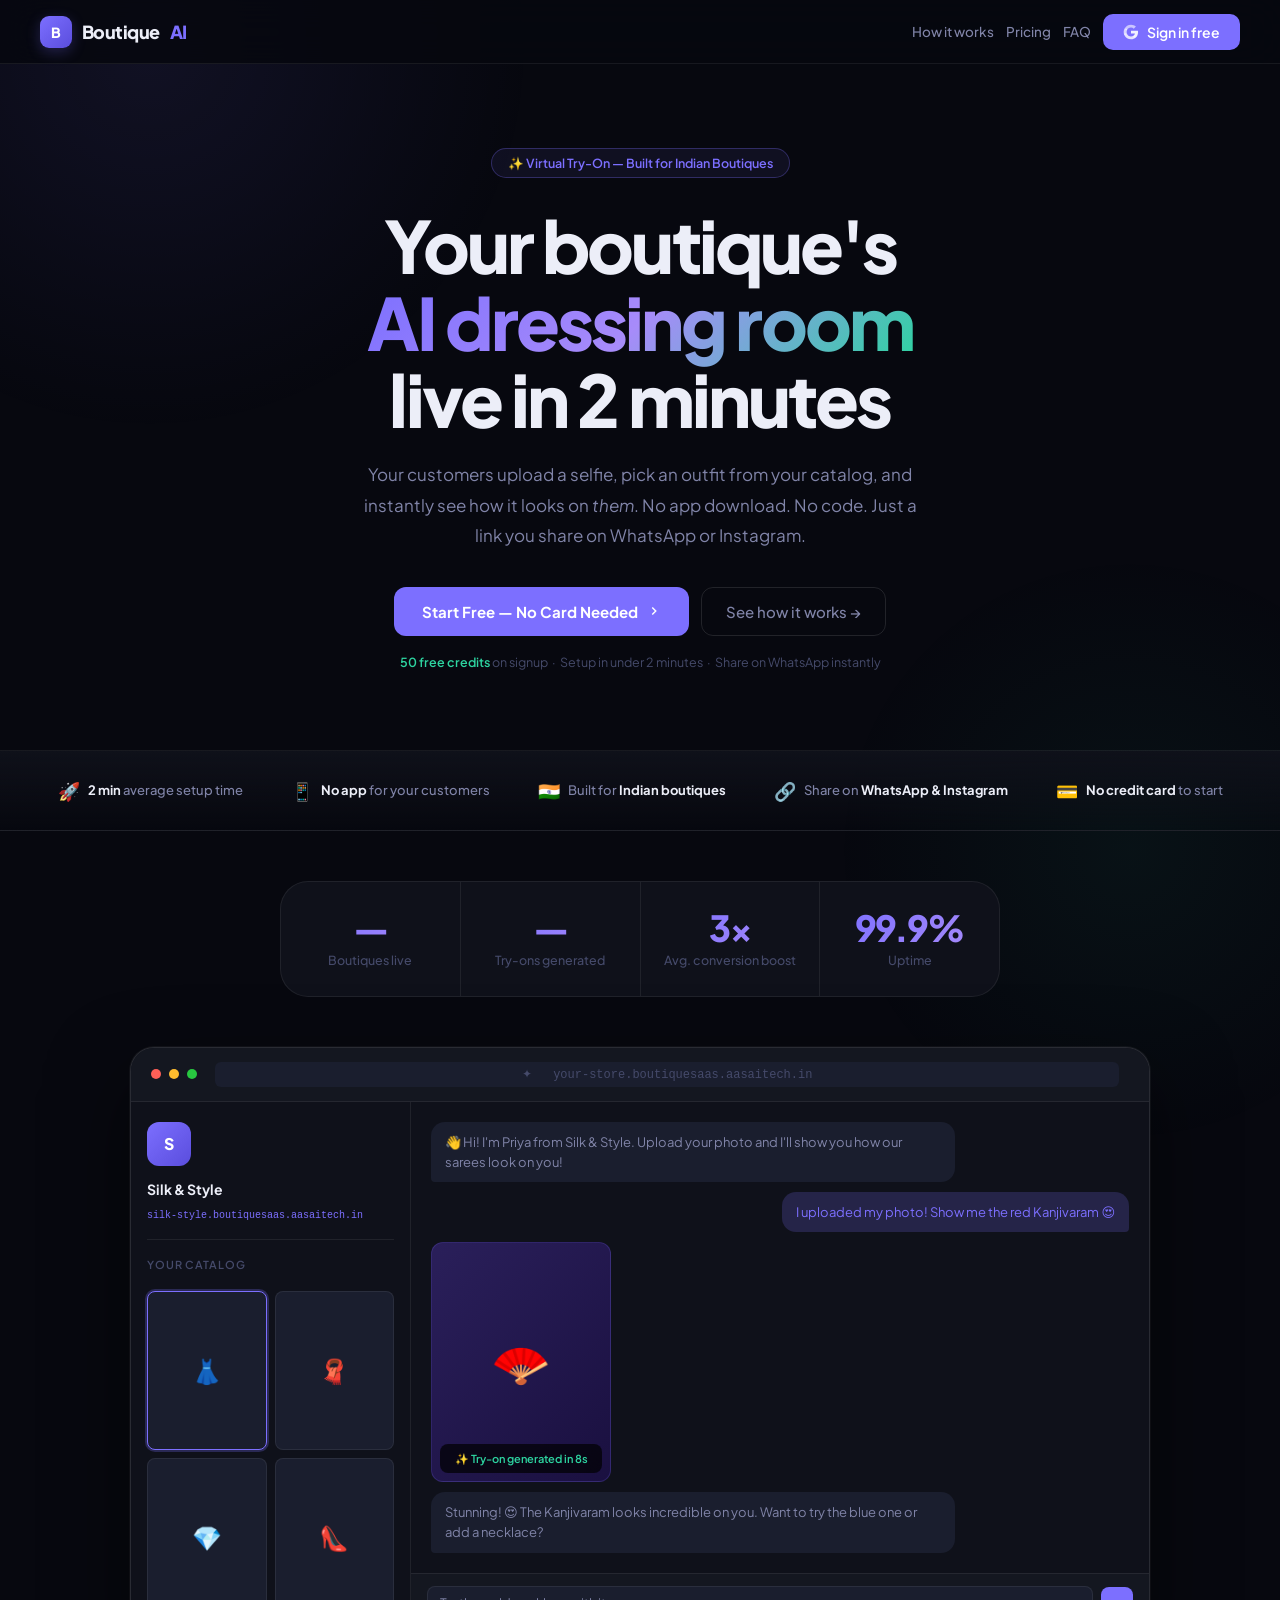
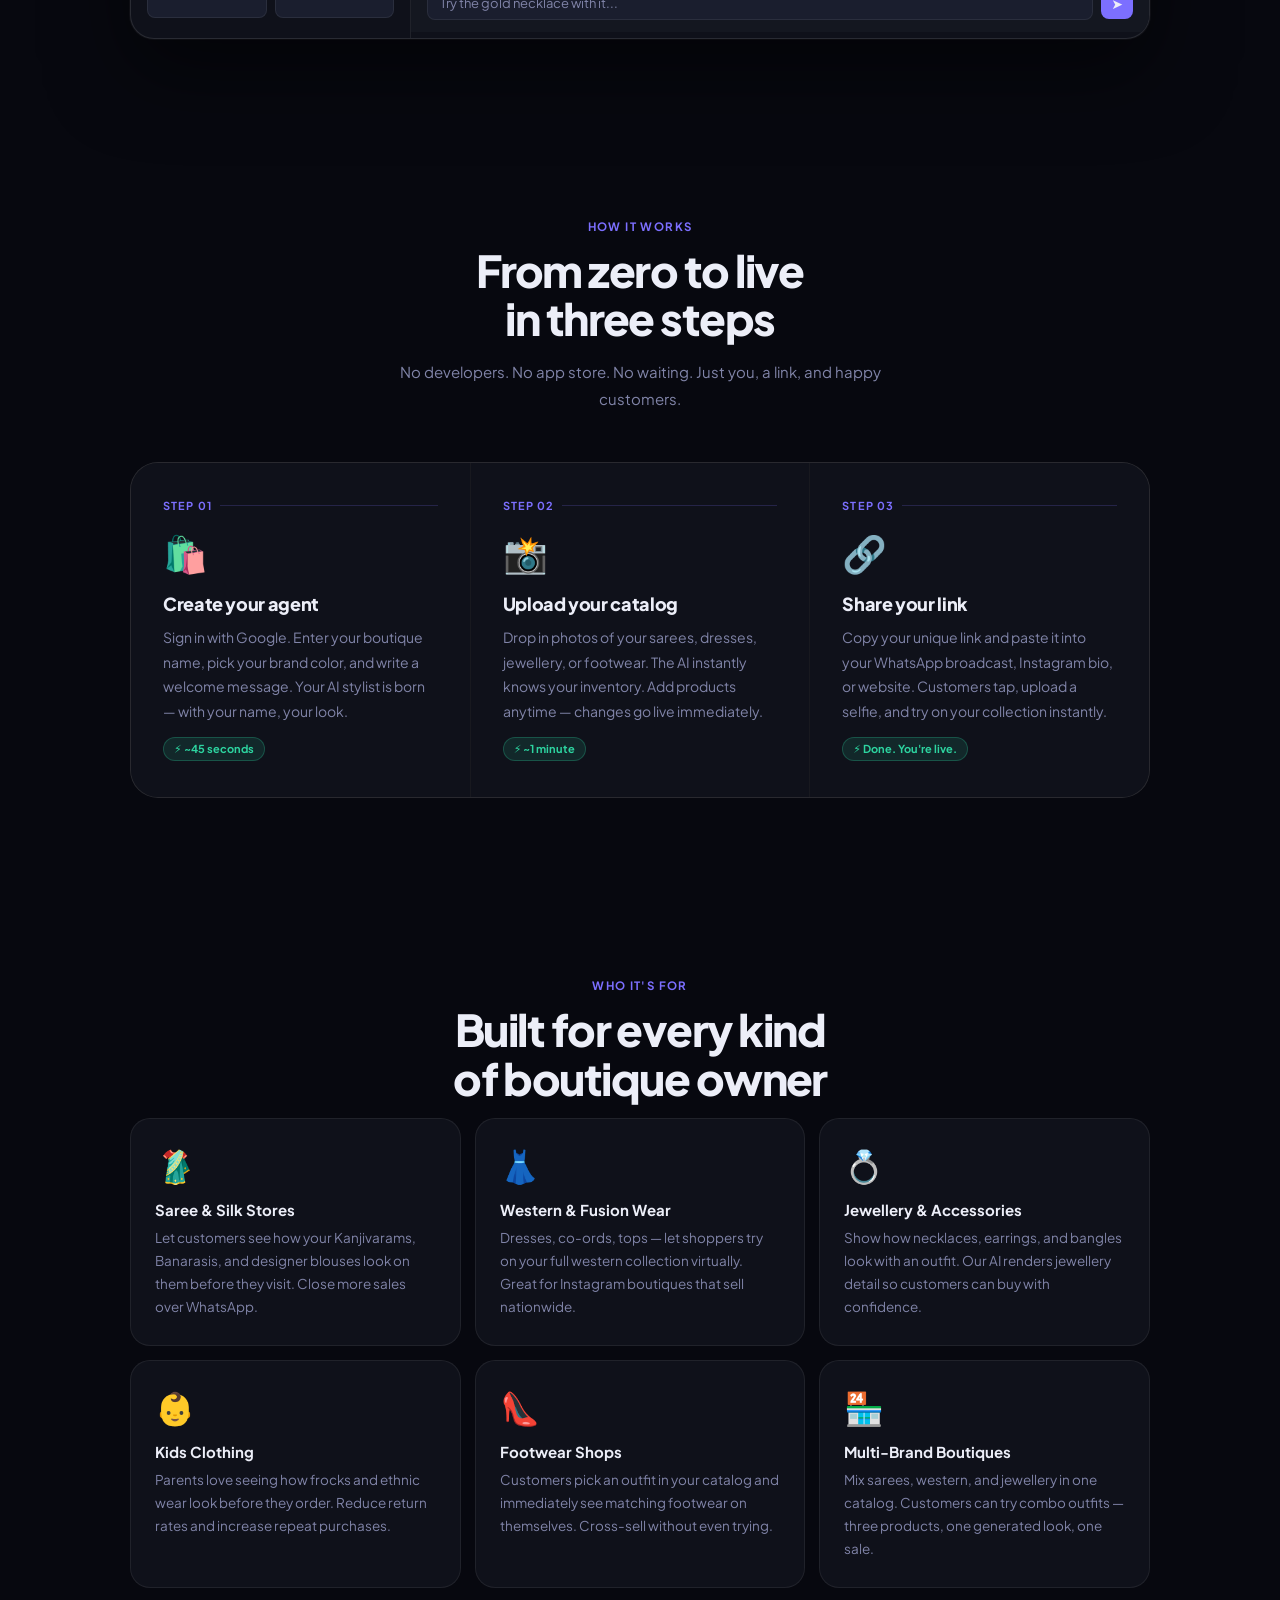
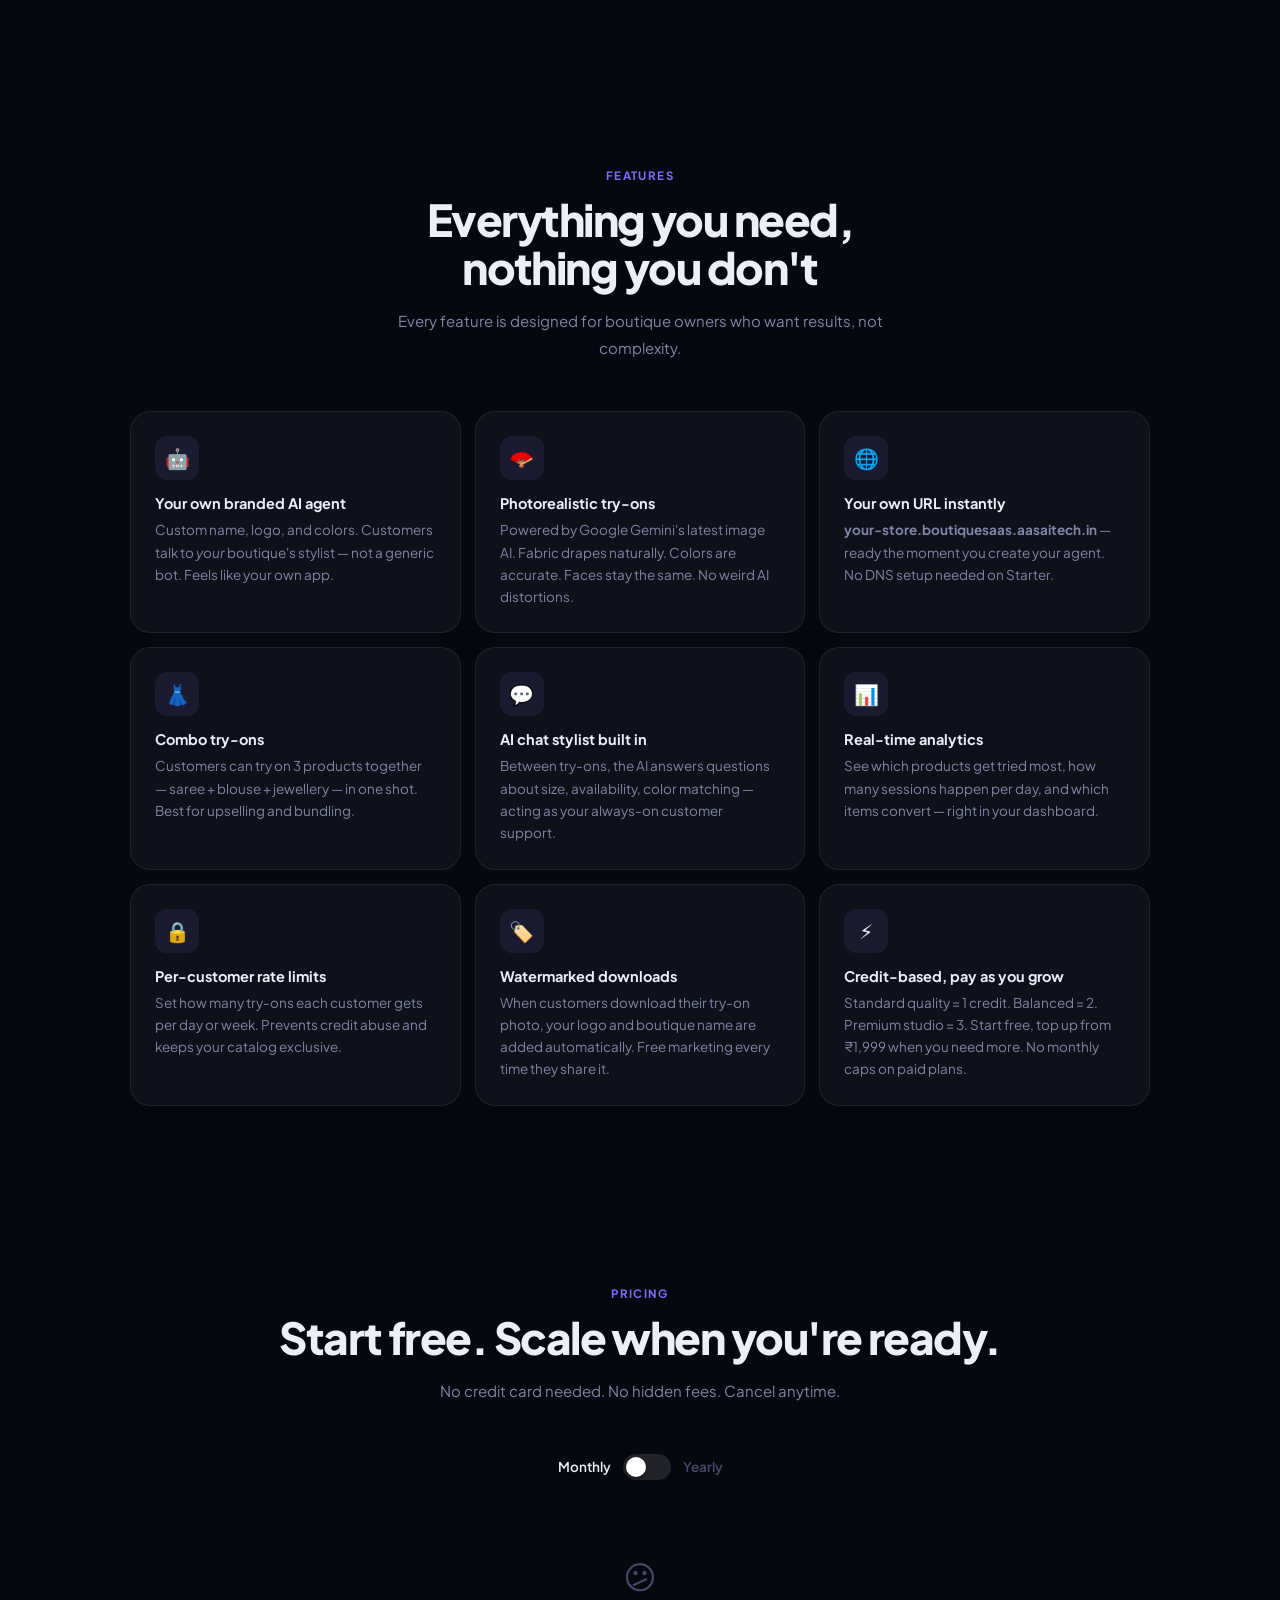
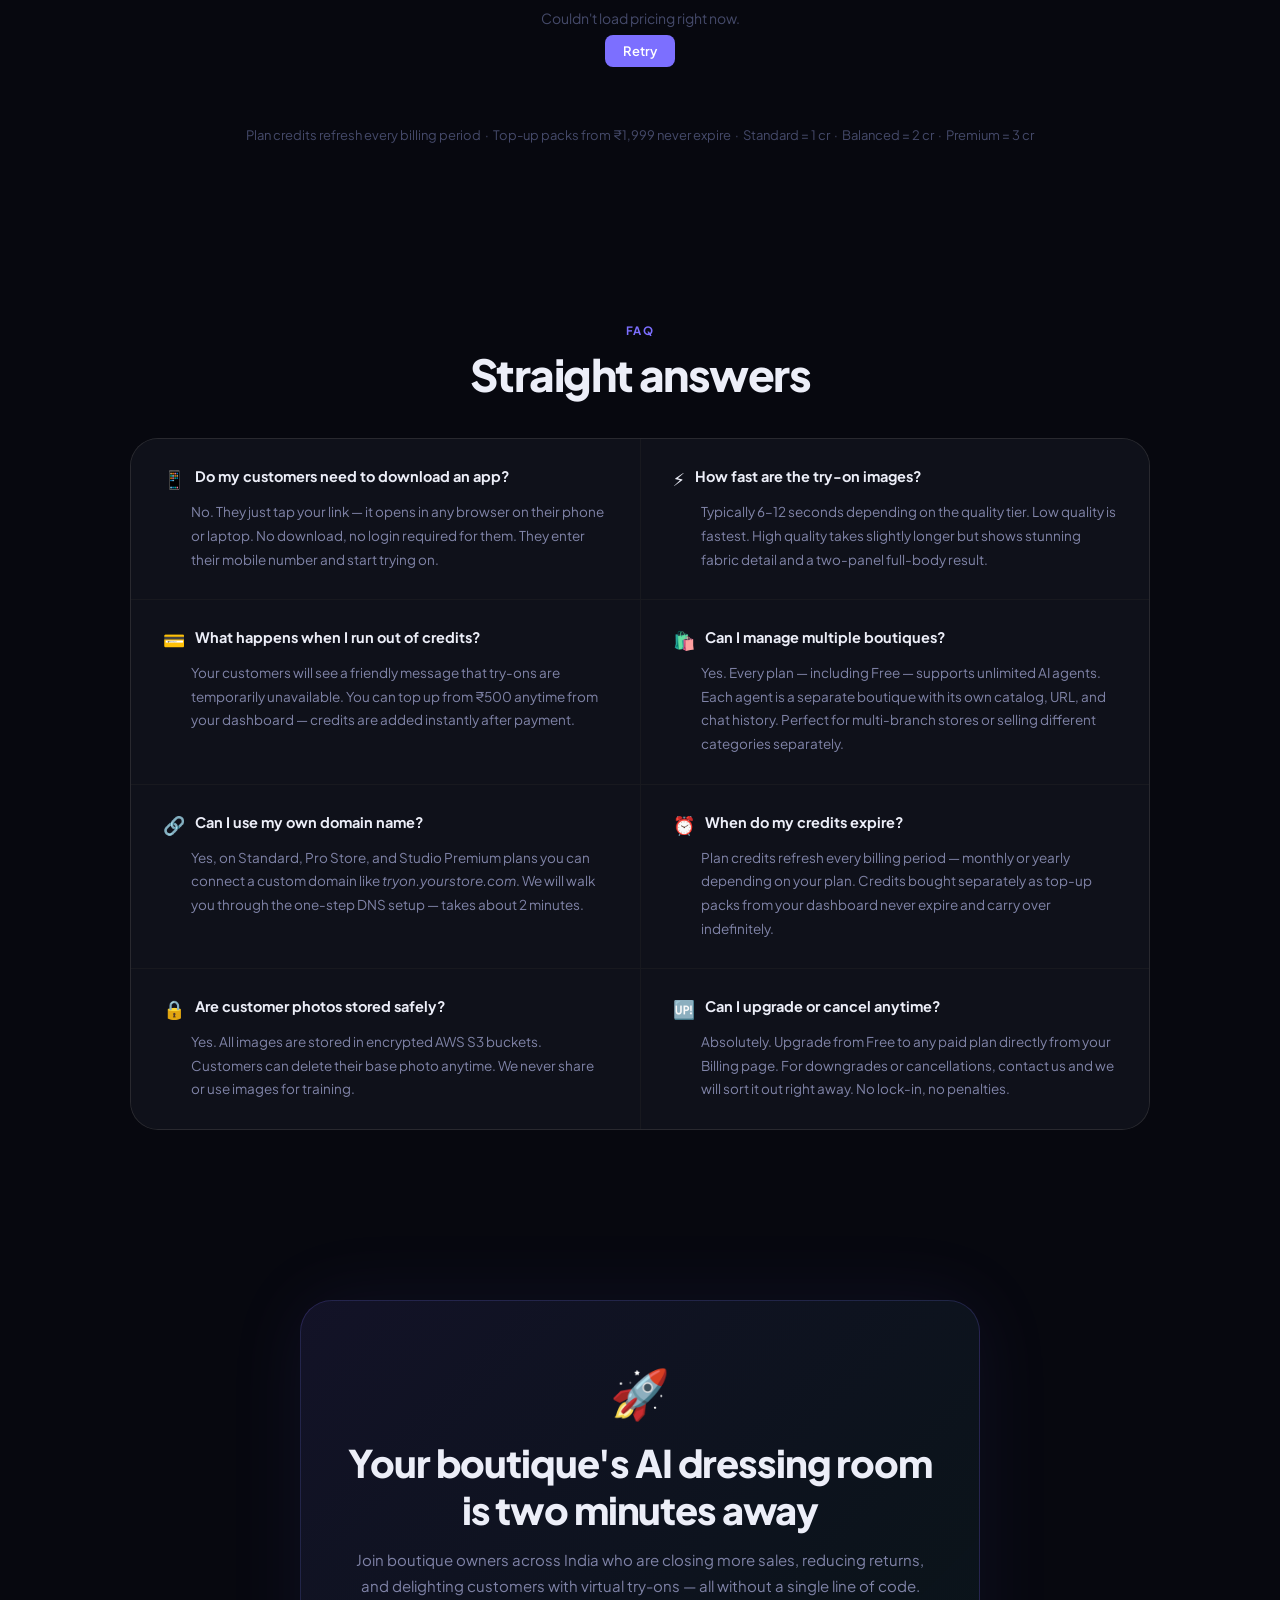
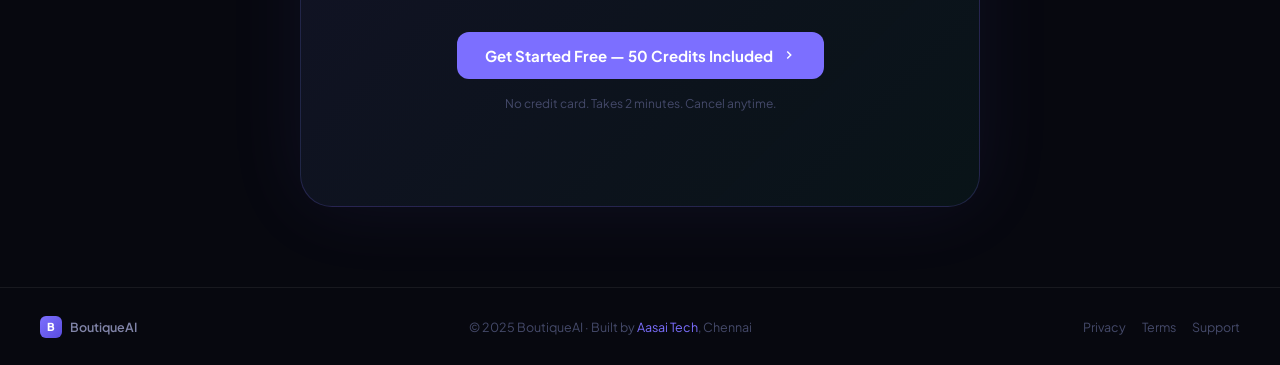
<file: account.html>
<!DOCTYPE html>
<html lang="en">
<head>
<meta charset="UTF-8">
<meta name="viewport" content="width=device-width,initial-scale=1.0,maximum-scale=1.0">
<title>Settings — BoutiqueAI</title>
<link rel="preconnect" href="https://fonts.googleapis.com">
<link rel="preconnect" href="https://fonts.gstatic.com" crossorigin>
<link href="https://fonts.googleapis.com/css2?family=Plus+Jakarta+Sans:wght@300;400;500;600;700;800&family=JetBrains+Mono:wght@400;500;600&display=swap" rel="stylesheet">
<link rel="stylesheet" href="shared.css">
<style>
/* ── Topbar ── */
.topbar{height:64px;padding:0 28px;justify-content:space-between;}
.topbar-search-wrap{display:flex;align-items:center;gap:10px;background:var(--surface-2);border:1px solid var(--border);border-radius:10px;padding:0 14px;height:38px;width:320px;transition:var(--t);}
.topbar-search-wrap:hover{border-color:var(--border-md);}
.topbar-search-input{flex:1;background:none;border:none;outline:none;font-size:13px;color:var(--text);font-family:var(--font);}
.topbar-search-input::placeholder{color:var(--text-3);}
.topbar-kbd{display:inline-flex;align-items:center;background:var(--surface-3);border:1px solid var(--border-md);border-radius:5px;padding:1px 6px;font-size:10px;font-weight:600;color:var(--text-3);}
.topbar-right-new{display:flex;align-items:center;gap:10px;}
.notif-btn{position:relative;width:36px;height:36px;border-radius:10px;border:1px solid var(--border);background:var(--surface-2);cursor:pointer;display:flex;align-items:center;justify-content:center;color:var(--text-2);transition:var(--t);}
.notif-btn:hover{background:var(--surface-3);}
.notif-badge{position:absolute;top:-4px;right:-4px;background:#ef4444;color:#fff;font-size:9px;font-weight:700;min-width:16px;height:16px;border-radius:8px;padding:0 4px;display:flex;align-items:center;justify-content:center;border:2px solid var(--surface);}
.topbar-user-chip{display:flex;align-items:center;gap:8px;padding:5px 12px 5px 5px;border-radius:10px;border:1px solid var(--border);background:var(--surface-2);cursor:pointer;transition:var(--t);font-size:13px;font-weight:600;color:var(--text);}
.topbar-user-chip:hover{background:var(--surface-3);}
.topbar-user-avatar{width:28px;height:28px;border-radius:8px;background:linear-gradient(135deg,var(--accent),var(--accent-3));display:flex;align-items:center;justify-content:center;font-size:11px;font-weight:700;color:#fff;flex-shrink:0;overflow:hidden;}
.topbar-user-avatar img{width:28px;height:28px;object-fit:cover;display:block;}

/* ── Settings layout ── */
.settings-layout{
  display:grid;
  grid-template-columns:200px 1fr 300px;
  gap:20px;
  align-items:start;
}

/* ── Settings sub-nav ── */
.settings-sub-nav{
  background:var(--surface);border:1px solid var(--border);
  border-radius:16px;padding:8px;
  display:flex;flex-direction:column;gap:2px;
  position:sticky;top:76px;
  box-shadow:var(--sh-sm);
}
.snav-item{
  display:flex;align-items:center;gap:10px;
  padding:10px 12px;border-radius:10px;
  font-size:13px;font-weight:600;color:var(--text-2);
  cursor:pointer;transition:var(--t);
  text-decoration:none;border:none;background:none;
  font-family:var(--font);width:100%;text-align:left;
}
.snav-item:hover{background:var(--surface-2);color:var(--text);}
.snav-item.active{background:rgba(124,111,255,.1);color:#7C6FFF;}
.snav-item svg{flex-shrink:0;opacity:.6;}
.snav-item.active svg{opacity:1;stroke:#7C6FFF;}
.snav-divider{height:1px;background:var(--border);margin:4px 0;}

/* ── Settings main content ── */
.settings-main{display:flex;flex-direction:column;gap:16px;}
.tab-pane{display:none;}
.tab-pane.active{display:flex;flex-direction:column;gap:16px;}

/* ── Page heading ── */
.settings-heading{margin-bottom:4px;}
.settings-heading h1{font-size:22px;font-weight:800;letter-spacing:-.04em;margin-bottom:4px;}
.settings-heading p{font-size:13px;color:var(--text-2);}

/* ── Settings card ── */
.s-card{background:var(--surface);border:1px solid var(--border);border-radius:16px;overflow:hidden;box-shadow:var(--sh-sm);}
.s-card-header{padding:20px 24px 16px;}
.s-card-title{font-size:14px;font-weight:700;margin-bottom:3px;letter-spacing:-.01em;}
.s-card-sub{font-size:12.5px;color:var(--text-2);}
.s-card-body{padding:0 24px 22px;display:flex;flex-direction:column;gap:14px;}
.s-card-divider{height:1px;background:var(--border);margin:0;}

/* ── Profile info ── */
.profile-fields{padding:20px 24px;display:flex;flex-direction:column;gap:14px;}

/* ── Form fields ── */
.field-row{display:grid;grid-template-columns:1fr 1fr;gap:14px;}
.s-field{display:flex;flex-direction:column;gap:6px;}
.s-label{font-size:12px;font-weight:600;color:var(--text-2);letter-spacing:.01em;}
.s-input{
  height:42px;padding:0 14px;border-radius:10px;
  border:1.5px solid var(--border);background:var(--surface-2);
  font-size:13.5px;color:var(--text);font-family:var(--font);
  outline:none;transition:var(--t);
}
.s-input:focus{border-color:var(--accent);background:var(--surface);box-shadow:0 0 0 3px rgba(124,111,255,.1);}
.s-input::placeholder{color:var(--text-3);}
.s-input[readonly]{color:var(--text-2);cursor:not-allowed;opacity:.7;}
.s-input[disabled]{color:var(--text-2);cursor:not-allowed;opacity:.7;}
.s-select{
  height:42px;padding:0 32px 0 14px;border-radius:10px;
  border:1.5px solid var(--border);background:var(--surface-2);
  font-size:13.5px;color:var(--text);font-family:var(--font);
  outline:none;transition:var(--t);cursor:pointer;
  appearance:none;-webkit-appearance:none;
  background-image:url("data:image/svg+xml,%3Csvg width='10' height='6' fill='none' stroke='%239EA3BB' stroke-width='2' viewBox='0 0 10 6' xmlns='http://www.w3.org/2000/svg'%3E%3Cpath d='M1 1l4 4 4-4'/%3E%3C/svg%3E");
  background-repeat:no-repeat;background-position:right 12px center;
}
.s-select:focus{border-color:var(--accent);background-color:var(--surface);box-shadow:0 0 0 3px rgba(124,111,255,.1);}

/* Phone input with flag */
.phone-wrap{
  display:flex;height:42px;border-radius:10px;
  border:1.5px solid var(--border);background:var(--surface-2);
  overflow:hidden;transition:var(--t);
}
.phone-wrap:focus-within{border-color:var(--accent);background:var(--surface);box-shadow:0 0 0 3px rgba(124,111,255,.1);}
.phone-prefix{
  display:flex;align-items:center;gap:6px;
  padding:0 12px;border-right:1px solid var(--border);
  font-size:13px;font-weight:600;color:var(--text-2);
  background:var(--surface-3);white-space:nowrap;flex-shrink:0;
}
.phone-input{
  flex:1;border:none;outline:none;background:none;
  padding:0 14px;font-size:13.5px;color:var(--text);
  font-family:var(--font);
}
.phone-input::placeholder{color:var(--text-3);}

/* Save button row */
.s-btn-row{padding:16px 24px;border-top:1px solid var(--border);display:flex;align-items:center;gap:10px;}
.btn-save{
  display:inline-flex;align-items:center;gap:7px;
  padding:10px 20px;border-radius:10px;
  background:linear-gradient(135deg,var(--accent),var(--accent-3));
  color:#fff;font-size:13.5px;font-weight:700;border:none;
  cursor:pointer;transition:var(--t);font-family:var(--font);
  box-shadow:0 4px 16px rgba(124,111,255,.3);
}
.btn-save:hover{transform:translateY(-1px);box-shadow:0 8px 24px rgba(124,111,255,.4);}
.btn-save:disabled{opacity:.6;cursor:not-allowed;transform:none;box-shadow:none;}

/* Workspace ID row */
.ws-id-wrap{
  display:flex;align-items:center;gap:8px;
  padding:10px 12px;border-radius:10px;
  background:var(--surface-2);border:1px solid var(--border);
  font-family:var(--mono);font-size:12px;color:var(--text-2);
}
.copy-btn{
  display:inline-flex;align-items:center;justify-content:center;
  width:28px;height:28px;border-radius:7px;
  border:1px solid var(--border);background:var(--surface);
  cursor:pointer;transition:var(--t);color:var(--text-3);
  flex-shrink:0;
}
.copy-btn:hover{border-color:var(--accent);color:var(--accent);background:var(--accent-dim);}

/* Workspace icon placeholder */
.ws-icon-box{
  width:72px;height:72px;border-radius:18px;
  background:var(--surface-2);border:1px solid var(--border);
  display:flex;align-items:center;justify-content:center;
  font-size:28px;flex-shrink:0;
}

/* ── Right panel ── */
.settings-right{display:flex;flex-direction:column;gap:16px;position:sticky;top:76px;}
.r-card{background:var(--surface);border:1px solid var(--border);border-radius:16px;overflow:hidden;box-shadow:var(--sh-sm);}

/* Tips card */
.tips-card-header{
  background:linear-gradient(135deg,rgba(124,111,255,.08) 0%,rgba(99,102,241,.05) 100%);
  padding:20px 20px 16px;display:flex;align-items:flex-start;justify-content:space-between;gap:12px;
  border-bottom:1px solid var(--border);
}
.tips-title{font-size:14.5px;font-weight:800;letter-spacing:-.02em;margin-bottom:5px;}
.tips-sub{font-size:12px;color:var(--text-2);line-height:1.5;}
.robot-illo{
  width:64px;height:64px;flex-shrink:0;
  border-radius:14px;
  background:linear-gradient(135deg,rgba(124,111,255,.15),rgba(99,102,241,.1));
  border:1px solid rgba(124,111,255,.2);
  display:flex;align-items:center;justify-content:center;font-size:30px;
}
.tips-list{padding:14px 20px;display:flex;flex-direction:column;gap:10px;}
.tip-row{display:flex;align-items:flex-start;gap:9px;font-size:12.5px;color:var(--text-2);}
.tip-icon{width:18px;height:18px;border-radius:5px;background:var(--accent-dim);display:flex;align-items:center;justify-content:center;flex-shrink:0;margin-top:1px;}
.tip-icon svg{color:var(--accent);}
.btn-best-practices{
  margin:2px 20px 18px;display:flex;align-items:center;justify-content:center;gap:7px;
  padding:10px;border-radius:10px;
  border:1.5px solid var(--accent);color:var(--accent);
  font-size:13px;font-weight:700;cursor:pointer;
  transition:var(--t);background:none;font-family:var(--font);
}
.btn-best-practices:hover{background:var(--accent-dim);}

/* Security tips */
.sec-tips-header{padding:18px 20px 14px;border-bottom:1px solid var(--border);display:flex;align-items:center;gap:8px;}
.sec-tips-title{font-size:14px;font-weight:700;}
.sec-tips-list{padding:12px 20px;display:flex;flex-direction:column;gap:10px;}
.sec-tip-row{display:flex;align-items:flex-start;gap:9px;font-size:12.5px;color:var(--text-2);}
.sec-tip-icon{width:18px;height:18px;border-radius:5px;background:var(--blue-dim);display:flex;align-items:center;justify-content:center;flex-shrink:0;margin-top:1px;}
.btn-manage-sec{
  margin:2px 20px 18px;display:flex;align-items:center;justify-content:center;gap:7px;
  padding:10px;border-radius:10px;
  border:1.5px solid var(--border);color:var(--text-2);
  font-size:13px;font-weight:700;cursor:pointer;
  transition:var(--t);background:none;font-family:var(--font);
}
.btn-manage-sec:hover{border-color:var(--accent);color:var(--accent);background:var(--accent-dim);}

/* Danger zone card */
.danger-card{border-color:rgba(224,82,82,.3)!important;}
.danger-header{padding:16px 20px;border-bottom:1px solid rgba(224,82,82,.2);display:flex;align-items:center;gap:8px;}
.danger-title{font-size:14px;font-weight:700;color:var(--red);}
.danger-body{padding:14px 20px 18px;display:flex;flex-direction:column;gap:12px;}
.danger-desc{font-size:12.5px;color:var(--text-2);line-height:1.65;}
.btn-delete{
  display:flex;align-items:center;justify-content:center;gap:7px;
  padding:10px;border-radius:10px;
  border:1.5px solid var(--red-border);color:var(--red);
  font-size:13px;font-weight:700;cursor:pointer;
  transition:var(--t);background:var(--red-dim);font-family:var(--font);
}
.btn-delete:hover{background:var(--red);color:#fff;}

/* ── Sub-tab sections: Custom Domain etc ── */
.domain-status{display:flex;align-items:center;gap:8px;padding:10px 14px;border-radius:var(--r-sm);font-size:13px;font-weight:600;margin-top:12px;}
.domain-status.verified{background:var(--green-dim);color:var(--green);border:1px solid var(--green-border);}
.domain-status.pending{background:var(--amber-dim);color:var(--amber);border:1px solid var(--amber-border);}
.domain-status.error{background:var(--red-dim);color:var(--red);border:1px solid var(--red-border);}

/* GST */
.s-textarea{
  padding:12px 14px;border-radius:10px;
  border:1.5px solid var(--border);background:var(--surface-2);
  font-size:13.5px;color:var(--text);font-family:var(--font);
  outline:none;transition:var(--t);resize:vertical;min-height:80px;
}
.s-textarea:focus{border-color:var(--accent);background:var(--surface);box-shadow:0 0 0 3px rgba(124,111,255,.1);}

/* Support tickets */
.ticket-row{border:1px solid var(--border);border-radius:var(--r-sm);background:var(--surface);overflow:hidden;transition:border-color .15s,box-shadow .15s;cursor:pointer;}
.ticket-row:hover{border-color:var(--border-md);box-shadow:var(--sh-sm);}
.ticket-header{display:flex;align-items:center;gap:10px;padding:12px 14px;}
.ticket-cat-dot{width:8px;height:8px;border-radius:50%;flex-shrink:0;}
.ticket-subject{flex:1;font-size:13px;font-weight:600;min-width:0;white-space:nowrap;overflow:hidden;text-overflow:ellipsis;}
.ticket-meta{font-size:10.5px;color:var(--text-3);margin-top:2px;display:flex;align-items:center;gap:6px;flex-wrap:wrap;}
.ticket-id{font-family:var(--mono);font-size:10px;color:var(--text-3);background:var(--surface-3);border:1px solid var(--border);border-radius:4px;padding:1px 6px;flex-shrink:0;}
.ticket-chevron{flex-shrink:0;color:var(--text-3);transition:transform .2s;}
.ticket-row.open-expanded .ticket-chevron{transform:rotate(90deg);}
.ticket-body{display:none;border-top:1px solid var(--border);padding:12px 14px;background:var(--surface-2);}
.ticket-row.open-expanded .ticket-body{display:block;}
.ticket-message{font-size:13px;color:var(--text-2);line-height:1.65;white-space:pre-wrap;word-break:break-word;}
.ticket-status-bar{display:flex;align-items:center;justify-content:space-between;flex-wrap:wrap;gap:8px;margin-top:10px;padding-top:10px;border-top:1px solid var(--border);}
.ts-open       {background:var(--amber-dim);color:var(--amber);border:1px solid var(--amber-border);}
.ts-in_progress{background:var(--blue-dim); color:var(--blue); border:1px solid var(--blue-border);}
.ts-resolved   {background:var(--green-dim);color:var(--green);border:1px solid var(--green-border);}
.ts-closed     {background:var(--surface-3);color:var(--text-3);border:1px solid var(--border-md);}

/* Support category grid */
.support-category-grid{display:grid;grid-template-columns:repeat(3,1fr);gap:8px;margin-bottom:16px;}
.support-cat{padding:10px 8px;border:1.5px solid var(--border);border-radius:8px;cursor:pointer;text-align:center;font-size:12px;font-weight:600;transition:.15s;background:var(--surface);}
.support-cat:hover,.support-cat.selected{border-color:var(--accent);background:var(--accent-dim);color:var(--accent);}

/* Payment rows */
.payment-row{display:flex;align-items:center;justify-content:space-between;padding:12px 0;border-bottom:1px solid var(--border);gap:12px;}
.payment-row:last-child{border-bottom:none;}
.payment-plan-badge{background:var(--accent-dim);color:var(--accent);border:1px solid rgba(124,111,255,.2);border-radius:5px;padding:2px 8px;font-size:11px;font-weight:700;text-transform:capitalize;}
.payment-meta{font-size:11.5px;color:var(--text-3);margin-top:2px;}

/* Invoice modal */
.invoice-modal{display:none;position:fixed;inset:0;z-index:999;background:rgba(0,0,0,.55);align-items:center;justify-content:center;padding:16px;}
.invoice-modal.open{display:flex;}
.invoice-paper{background:#fff;color:#111;border-radius:12px;padding:32px;max-width:520px;width:100%;max-height:90vh;overflow-y:auto;box-shadow:0 20px 60px rgba(0,0,0,.25);}
.inv-logo{font-size:20px;font-weight:900;letter-spacing:-.04em;margin-bottom:4px;}
.inv-divider{height:1px;background:#e5e7eb;margin:16px 0;}
.inv-row{display:flex;justify-content:space-between;font-size:13px;padding:4px 0;}
.inv-row.total{font-weight:800;font-size:15px;border-top:2px solid #111;margin-top:8px;padding-top:10px;}

/* Delete modal */
.modal-overlay{display:none;position:fixed;inset:0;z-index:9999;background:rgba(0,0,0,.55);align-items:center;justify-content:center;padding:16px;}
.modal-overlay.open{display:flex;}
.modal{background:var(--surface);border:1px solid var(--border);border-radius:16px;width:100%;max-width:420px;box-shadow:var(--sh-lg);}
.modal-header{display:flex;align-items:center;justify-content:space-between;padding:18px 22px 14px;border-bottom:1px solid var(--border);}
.modal-title{font-size:14px;font-weight:800;letter-spacing:-.01em;}
.modal-close{background:none;border:none;cursor:pointer;color:var(--text-3);font-size:18px;line-height:1;padding:4px;}
.modal-body{padding:18px 22px;}
.modal-footer{padding:14px 22px 18px;border-top:1px solid var(--border);display:flex;justify-content:flex-end;gap:10px;}

/* Spin */
@keyframes spin{to{transform:rotate(360deg);}}.spin{animation:spin .8s linear infinite;}

/* Responsive */
@media(max-width:1100px){.settings-layout{grid-template-columns:180px 1fr;}.settings-right{display:none;}}
@media(max-width:760px){.settings-layout{grid-template-columns:1fr;}.settings-sub-nav{flex-direction:row;flex-wrap:wrap;position:static;}.snav-divider{display:none;}}
@media(max-width:560px){.field-row{grid-template-columns:1fr;}.support-category-grid{grid-template-columns:repeat(2,1fr);}}
</style>
<script>
;(function(){
  var d=localStorage.getItem('ba_theme')==='dark';
  document.documentElement[d?'setAttribute':'removeAttribute']('data-theme','dark');
  document.documentElement.style.background=d?'#07080D':'#F2F3F9';
})();
</script>
<script src="api.js"></script>
<script src="nav.js"></script>
</head>
<body>
<div id="toast-container"></div>

<!-- Mobile topbar -->
<div class="mobile-topbar">
  <div class="mob-left">
    <button class="hamburger" onclick="openMobileSidebar()"><svg viewBox="0 0 16 16"><line x1="1" y1="4" x2="15" y2="4"/><line x1="1" y1="8" x2="15" y2="8"/><line x1="1" y1="12" x2="15" y2="12"/></svg></button>
    <a class="mob-logo" href="home.html">Boutique<span>AI</span></a>
  </div>
  <div class="mob-right"><button class="theme-toggle" style="font-size:15px;"></button></div>
</div>
<div class="sidebar-backdrop" id="sidebarBackdrop" onclick="closeMobileSidebar()"></div>
<div class="sidebar" id="sidebar"></div>

<!-- Skeleton -->
<div id="page-skeleton">
  <div class="skel-topbar"><div class="skel" style="height:13px;width:160px;border-radius:4px"></div></div>
  <div class="skel-body">
    <div style="display:grid;grid-template-columns:200px 1fr 280px;gap:20px;">
      <div class="skel" style="height:340px;border-radius:var(--r-xl)"></div>
      <div style="display:flex;flex-direction:column;gap:16px;">
        <div class="skel" style="height:40px;border-radius:8px;width:240px"></div>
        <div class="skel" style="height:220px;border-radius:var(--r-xl)"></div>
        <div class="skel" style="height:160px;border-radius:var(--r-xl)"></div>
        <div class="skel" style="height:120px;border-radius:var(--r-xl)"></div>
      </div>
      <div class="skel" style="height:420px;border-radius:var(--r-xl)"></div>
    </div>
  </div>
</div>

<div class="main-wrap">
  <!-- Topbar -->
  <div class="topbar">
    <div class="topbar-search-wrap">
      <svg width="14" height="14" fill="none" stroke="currentColor" stroke-width="2" viewBox="0 0 24 24"><circle cx="11" cy="11" r="8"/><path d="m21 21-4.35-4.35"/></svg>
      <input class="topbar-search-input" placeholder="Search anything…" readonly>
      <span class="topbar-kbd">⌘K</span>
    </div>
    <div class="topbar-right-new">
      <button class="notif-btn" onclick="toast('Notifications coming soon','info')">
        <svg width="16" height="16" fill="none" stroke="currentColor" stroke-width="1.8" viewBox="0 0 24 24"><path d="M18 8A6 6 0 0 0 6 8c0 7-3 9-3 9h18s-3-2-3-9"/><path d="M13.73 21a2 2 0 0 1-3.46 0"/></svg>
        <span class="notif-badge">1</span>
      </button>
      <div class="topbar-user-chip" onclick="location.href='account.html'">
        <div class="topbar-user-avatar" id="topbar-avatar"><span>U</span></div>
        <span id="topbar-user-name">Account</span>
        <svg width="12" height="12" fill="none" stroke="currentColor" stroke-width="2" viewBox="0 0 24 24"><polyline points="6 9 12 15 18 9"/></svg>
      </div>
      <button class="theme-toggle" style="font-size:15px;"></button>
    </div>
  </div>

  <!-- Page content -->
  <div class="content" id="page-content" style="display:none">

    <!-- Page heading -->
    <div class="settings-heading">
      <h1>Settings</h1>
      <p>Manage your account, preferences and workspace.</p>
    </div>

    <div class="settings-layout">

      <!-- ── SETTINGS SUB-NAV ── -->
      <nav class="settings-sub-nav">
        <button class="snav-item active" onclick="switchTab('profile',this)" data-tab="profile">
          <svg width="15" height="15" fill="none" stroke="currentColor" stroke-width="2" viewBox="0 0 24 24"><path d="M20 21v-2a4 4 0 0 0-4-4H8a4 4 0 0 0-4 4v2"/><circle cx="12" cy="7" r="4"/></svg>
          Profile &amp; Account
        </button>
        <button class="snav-item" onclick="switchTab('gst',this)" data-tab="gst">
          <svg width="15" height="15" fill="none" stroke="currentColor" stroke-width="2" viewBox="0 0 24 24"><path d="M14 2H6a2 2 0 0 0-2 2v16a2 2 0 0 0 2 2h12a2 2 0 0 0 2-2V8z"/><polyline points="14 2 14 8 20 8"/><line x1="16" y1="13" x2="8" y2="13"/><line x1="16" y1="17" x2="8" y2="17"/><polyline points="10 9 9 9 8 9"/></svg>
          GST Details
        </button>
        <button class="snav-item" onclick="switchTab('domain',this)" data-tab="domain">
          <svg width="15" height="15" fill="none" stroke="currentColor" stroke-width="2" viewBox="0 0 24 24"><circle cx="12" cy="12" r="10"/><line x1="2" y1="12" x2="22" y2="12"/><path d="M12 2a15.3 15.3 0 0 1 4 10 15.3 15.3 0 0 1-4 10 15.3 15.3 0 0 1-4-10 15.3 15.3 0 0 1 4-10z"/></svg>
          Custom Domain
        </button>
        <button class="snav-item" onclick="switchTab('billing',this)" data-tab="billing">
          <svg width="15" height="15" fill="none" stroke="currentColor" stroke-width="2" viewBox="0 0 24 24"><rect x="1" y="4" width="22" height="16" rx="2"/><line x1="1" y1="10" x2="23" y2="10"/></svg>
          Billing &amp; Credits
        </button>
        <button class="snav-item" onclick="switchTab('support',this)" data-tab="support">
          <svg width="15" height="15" fill="none" stroke="currentColor" stroke-width="2" viewBox="0 0 24 24"><path d="M21 15a2 2 0 0 1-2 2H7l-4 4V5a2 2 0 0 1 2-2h14a2 2 0 0 1 2 2z"/></svg>
          Support
        </button>
        <div class="snav-divider"></div>
        <button class="snav-item" onclick="switchTab('notifications',this)" data-tab="notifications">
          <svg width="15" height="15" fill="none" stroke="currentColor" stroke-width="2" viewBox="0 0 24 24"><path d="M18 8A6 6 0 0 0 6 8c0 7-3 9-3 9h18s-3-2-3-9"/><path d="M13.73 21a2 2 0 0 1-3.46 0"/></svg>
          Notifications
        </button>
        <button class="snav-item" onclick="switchTab('security',this)" data-tab="security">
          <svg width="15" height="15" fill="none" stroke="currentColor" stroke-width="2" viewBox="0 0 24 24"><path d="M12 22s8-4 8-10V5l-8-3-8 3v7c0 6 8 10 8 10z"/></svg>
          Security
        </button>
        <button class="snav-item" onclick="switchTab('api',this)" data-tab="api">
          <svg width="15" height="15" fill="none" stroke="currentColor" stroke-width="2" viewBox="0 0 24 24"><path d="M10 13a5 5 0 0 0 7.54.54l3-3a5 5 0 0 0-7.07-7.07l-1.72 1.71"/><path d="M14 11a5 5 0 0 0-7.54-.54l-3 3a5 5 0 0 0 7.07 7.07l1.71-1.71"/></svg>
          API Access
        </button>
      </nav>

      <!-- ── MAIN CONTENT ── -->
      <div class="settings-main">

        <!-- ══ PROFILE & ACCOUNT TAB ══ -->
        <div class="tab-pane active" id="tab-profile">
          <!-- Profile Information -->
          <div class="s-card">
            <div class="s-card-header">
              <div class="s-card-title">Profile Information</div>
            </div>
            <div class="s-card-divider"></div>
            <div class="profile-fields">
              <div class="s-field">
                <label class="s-label">Name</label>
                <input class="s-input" id="profile-name-input" placeholder="Your full name">
              </div>
              <div class="s-field">
                <label class="s-label">Email</label>
                <input class="s-input" id="profile-email-input" placeholder="your@email.com" readonly>
              </div>
              <div class="s-field">
                <label class="s-label">Phone (Optional)</label>
                <div class="phone-wrap">
                  <div class="phone-prefix">🇮🇳 +91</div>
                  <input class="phone-input" id="profile-phone-input" placeholder="98765 43210" maxlength="12">
                </div>
              </div>
            </div>
            <div class="s-btn-row">
              <button class="btn-save" onclick="saveProfile()">Save Changes</button>
            </div>
          </div>

          <!-- Account info strip -->
          <div class="s-card">
            <div class="s-card-header">
              <div class="s-card-title">Account Information</div>
            </div>
            <div class="s-card-divider"></div>
            <div class="s-card-body" style="padding-top:18px">
              <div style="display:grid;grid-template-columns:repeat(3,1fr);gap:14px;">
                <div style="background:var(--surface-2);border:1px solid var(--border);border-radius:12px;padding:14px 16px;">
                  <div style="font-size:10.5px;font-weight:700;text-transform:uppercase;letter-spacing:.07em;color:var(--text-3);margin-bottom:6px">Member Since</div>
                  <div style="font-size:15px;font-weight:800;font-family:var(--mono);letter-spacing:-.03em;line-height:1;" id="info-joined">—</div>
                </div>
                <div style="background:var(--surface-2);border:1px solid var(--border);border-radius:12px;padding:14px 16px;">
                  <div style="font-size:10.5px;font-weight:700;text-transform:uppercase;letter-spacing:.07em;color:var(--text-3);margin-bottom:6px">Login Method</div>
                  <div style="font-size:14px;font-weight:700;display:flex;align-items:center;gap:6px">
                    <svg width="14" height="14" viewBox="0 0 24 24" fill="none"><path d="M22.56 12.25c0-.78-.07-1.53-.2-2.25H12v4.26h5.92c-.26 1.37-1.04 2.53-2.21 3.31v2.77h3.57c2.08-1.92 3.28-4.74 3.28-8.09z" fill="#4285F4"/><path d="M12 23c2.97 0 5.46-.98 7.28-2.66l-3.57-2.77c-.98.66-2.23 1.06-3.71 1.06-2.86 0-5.29-1.93-6.16-4.53H2.18v2.84C3.99 20.53 7.7 23 12 23z" fill="#34A853"/><path d="M5.84 14.09c-.22-.66-.35-1.36-.35-2.09s.13-1.43.35-2.09V7.07H2.18C1.43 8.55 1 10.22 1 12s.43 3.45 1.18 4.93l2.85-2.22.81-.62z" fill="#FBBC05"/><path d="M12 5.38c1.62 0 3.06.56 4.21 1.64l3.15-3.15C17.45 2.09 14.97 1 12 1 7.7 1 3.99 3.47 2.18 7.07l3.66 2.84c.87-2.6 3.3-4.53 6.16-4.53z" fill="#EA4335"/></svg>
                    Google
                  </div>
                </div>
                <div style="background:var(--surface-2);border:1px solid var(--border);border-radius:12px;padding:14px 16px;">
                  <div style="font-size:10.5px;font-weight:700;text-transform:uppercase;letter-spacing:.07em;color:var(--text-3);margin-bottom:6px">Account ID</div>
                  <div style="font-size:12px;font-weight:600;font-family:var(--mono);color:var(--text-2)" id="info-id">—</div>
                </div>
              </div>
            </div>
          </div>

        </div>

        <!-- ══ GST DETAILS TAB ══ -->
        <div class="tab-pane" id="tab-gst">
          <div class="s-card">
            <div class="s-card-header">
              <div class="s-card-title">GST Details</div>
              <div class="s-card-sub">Optional — required for GST-compliant tax invoices</div>
            </div>
            <div class="s-card-divider"></div>
            <div class="s-card-body" style="padding-top:18px">
              <div class="field-row">
                <div class="s-field">
                  <label class="s-label">GSTIN</label>
                  <input class="s-input" id="gst-gstin" placeholder="22AAAAA0000A1Z5" maxlength="15">
                </div>
                <div class="s-field">
                  <label class="s-label">Business Name (as on GST)</label>
                  <input class="s-input" id="gst-business" placeholder="Your Business Pvt Ltd">
                </div>
              </div>
              <div class="field-row">
                <div class="s-field">
                  <label class="s-label">Address</label>
                  <input class="s-input" id="gst-address" placeholder="123, MG Road, Chennai">
                </div>
                <div class="s-field">
                  <label class="s-label">State</label>
                  <input class="s-input" id="gst-state" placeholder="Tamil Nadu">
                </div>
              </div>
            </div>
            <div class="s-btn-row">
              <button class="btn-save" onclick="saveGst()">Save GST Details</button>
            </div>
          </div>
        </div>

        <!-- ══ SUPPORT TAB ══ -->
        <div class="tab-pane" id="tab-support">
          <!-- Support Form -->
          <div class="s-card">
            <div class="s-card-header">
              <div class="s-card-title">🎧 Raise a Support Request</div>
            </div>
            <div class="s-card-divider"></div>
            <div class="s-card-body" style="padding-top:18px">
              <div>
                <div class="s-label" style="margin-bottom:8px">Category</div>
                <div class="support-category-grid">
                  <div class="support-cat selected" data-cat="billing"   onclick="selectCat(this)">💳 Billing</div>
                  <div class="support-cat"           data-cat="technical" onclick="selectCat(this)">🔧 Technical</div>
                  <div class="support-cat"           data-cat="account"   onclick="selectCat(this)">👤 Account</div>
                  <div class="support-cat"           data-cat="tryon"     onclick="selectCat(this)">👗 Try-Ons</div>
                  <div class="support-cat"           data-cat="feature"   onclick="selectCat(this)">💡 Feature</div>
                  <div class="support-cat"           data-cat="other"     onclick="selectCat(this)">📋 Other</div>
                </div>
              </div>
              <div class="s-field">
                <label class="s-label">Subject</label>
                <input class="s-input" id="sup-subject" placeholder="Brief description of your issue">
              </div>
              <div class="s-field">
                <label class="s-label">Message</label>
                <textarea class="s-textarea" id="sup-message" rows="4" placeholder="Describe your issue in detail…"></textarea>
              </div>
              <div style="display:flex;align-items:center;justify-content:space-between;flex-wrap:wrap;gap:10px">
                <div style="font-size:12px;color:var(--text-3)">📧 We'll reply to your registered email within 24 hours.</div>
                <button class="btn-save" onclick="submitSupport()">Submit Request</button>
              </div>
            </div>
          </div>

          <!-- Support Tickets -->
          <div class="s-card" id="tickets-card">
            <div class="s-card-header" style="display:flex;align-items:center;justify-content:space-between">
              <div>
                <div class="s-card-title">📋 My Support Tickets</div>
              </div>
              <span class="badge badge-accent" id="tickets-count-badge" style="display:none"></span>
            </div>
            <div class="s-card-divider"></div>
            <div id="tickets-wrap" style="padding:14px 20px;display:flex;flex-direction:column;gap:8px">
              <div class="skel" style="height:52px;border-radius:var(--r-sm)"></div>
              <div class="skel" style="height:52px;border-radius:var(--r-sm);opacity:.7"></div>
            </div>
          </div>
        </div>

        <!-- ══ CUSTOM DOMAIN TAB ══ -->
        <div class="tab-pane" id="tab-domain">
          <div class="s-card">
            <div class="s-card-header">
              <div class="s-card-title">Custom Domain</div>
              <div class="s-card-sub">Connect your own domain to your BoutiqueAI agents.</div>
            </div>
            <div class="s-card-divider"></div>
            <div class="s-card-body" style="padding-top:18px">
              <div style="display:flex;align-items:flex-start;gap:16px;padding:4px 0">
                <div style="font-size:32px;flex-shrink:0">🤖</div>
                <div>
                  <div style="font-size:14px;font-weight:700;margin-bottom:6px">Custom domains are set per agent</div>
                  <div style="font-size:13px;color:var(--text-2);line-height:1.65;margin-bottom:16px">Each agent can have its own custom domain (e.g. <code style="font-family:var(--mono);font-size:11.5px;background:var(--surface-3);padding:2px 6px;border-radius:4px">shop.yourboutique.com</code>). Open any agent's edit panel to configure and verify its custom domain.</div>
                  <a href="agents.html" class="btn-save" style="text-decoration:none;display:inline-flex">Go to My Agents →</a>
                </div>
              </div>
            </div>
          </div>
        </div>

        <!-- ══ BILLING TAB ══ -->
        <div class="tab-pane" id="tab-billing">
          <!-- Current plan summary -->
          <div class="s-card">
            <div class="s-card-header" style="display:flex;align-items:center;justify-content:space-between">
              <div>
                <div class="s-card-title">⚡ Current Plan</div>
              </div>
              <a href="payments.html" class="btn-save" style="text-decoration:none;font-size:12.5px;padding:8px 16px">Upgrade Plan →</a>
            </div>
            <div class="s-card-divider"></div>
            <div class="s-card-body" style="padding-top:18px">
              <div style="display:grid;grid-template-columns:repeat(3,1fr);gap:12px">
                <div style="background:var(--surface-2);border:1px solid var(--border);border-radius:12px;padding:14px 16px">
                  <div style="font-size:10.5px;font-weight:700;text-transform:uppercase;letter-spacing:.07em;color:var(--text-3);margin-bottom:6px">Plan</div>
                  <div style="font-size:15px;font-weight:800;font-family:var(--mono);letter-spacing:-.03em;line-height:1" id="billing-plan-name">—</div>
                </div>
                <div style="background:var(--surface-2);border:1px solid var(--border);border-radius:12px;padding:14px 16px">
                  <div style="font-size:10.5px;font-weight:700;text-transform:uppercase;letter-spacing:.07em;color:var(--text-3);margin-bottom:6px">Credits</div>
                  <div style="font-size:15px;font-weight:800;font-family:var(--mono);letter-spacing:-.03em;line-height:1;color:#7C6FFF" id="billing-credits">—</div>
                </div>
                <div style="background:var(--surface-2);border:1px solid var(--border);border-radius:12px;padding:14px 16px">
                  <div style="font-size:10.5px;font-weight:700;text-transform:uppercase;letter-spacing:.07em;color:var(--text-3);margin-bottom:6px">Joined</div>
                  <div style="font-size:15px;font-weight:800;font-family:var(--mono);letter-spacing:-.03em;line-height:1" id="billing-joined">—</div>
                </div>
              </div>
            </div>
          </div>
          <!-- Payment history -->
          <div class="s-card">
            <div class="s-card-header"><div class="s-card-title">🧾 Payment History</div></div>
            <div class="s-card-divider"></div>
            <div style="padding:14px 22px" id="payment-history-body">
              <div style="color:var(--text-3);font-size:13px">Loading…</div>
            </div>
          </div>
          <!-- Credit purchases -->
          <div class="s-card">
            <div class="s-card-header"><div class="s-card-title">⚡ Credit Purchases</div></div>
            <div class="s-card-divider"></div>
            <div style="padding:14px 22px" id="credit-history-body">
              <div style="color:var(--text-3);font-size:13px">Loading…</div>
            </div>
          </div>
        </div>

        <!-- ══ NOTIFICATIONS TAB ══ -->
        <div class="tab-pane" id="tab-notifications">
          <div class="s-card">
            <div class="s-card-header">
              <div class="s-card-title">Notification Preferences</div>
              <div class="s-card-sub">Control which notifications you receive.</div>
            </div>
            <div class="s-card-divider"></div>
            <div class="s-card-body" style="padding-top:18px">
              <div style="display:flex;align-items:center;justify-content:center;padding:32px;flex-direction:column;gap:12px;color:var(--text-3)">
                <div style="font-size:36px">🔔</div>
                <div style="font-size:14px;font-weight:700;color:var(--text-2)">Notification settings coming soon</div>
                <div style="font-size:13px;text-align:center">You'll be able to configure email and push notification preferences here.</div>
              </div>
            </div>
          </div>
        </div>

        <!-- ══ SECURITY TAB ══ -->
        <div class="tab-pane" id="tab-security">
          <div class="s-card">
            <div class="s-card-header">
              <div class="s-card-title">🔒 Security Settings</div>
              <div class="s-card-sub">Manage your account security and login preferences.</div>
            </div>
            <div class="s-card-divider"></div>
            <div class="s-card-body" style="padding-top:18px">
              <div style="display:flex;align-items:flex-start;gap:14px;padding:14px;background:var(--green-dim);border:1px solid var(--green-border);border-radius:12px">
                <span style="font-size:20px;flex-shrink:0">✅</span>
                <div>
                  <div style="font-size:13.5px;font-weight:700;color:var(--green);margin-bottom:3px">Google OAuth Active</div>
                  <div style="font-size:12.5px;color:var(--text-2)">Your account is secured with Google Sign-In. No password to manage.</div>
                </div>
              </div>
              <div style="display:flex;flex-direction:column;gap:12px;margin-top:4px">
                <div style="display:flex;align-items:center;justify-content:space-between;padding:14px;background:var(--surface-2);border:1px solid var(--border);border-radius:12px">
                  <div>
                    <div style="font-size:13.5px;font-weight:600;margin-bottom:2px">Active Sessions</div>
                    <div style="font-size:12px;color:var(--text-3)">Manage where you're logged in</div>
                  </div>
                  <button class="btn-save" onclick="toast('Sign out from all sessions?','info')" style="background:var(--surface-3);color:var(--text-2);border:1px solid var(--border);box-shadow:none;font-size:12px;padding:8px 14px;">Sign Out All</button>
                </div>
              </div>
            </div>
          </div>
        </div>

        <!-- ══ API ACCESS TAB ══ -->
        <div class="tab-pane" id="tab-api">
          <div class="s-card">
            <div class="s-card-header">
              <div class="s-card-title">API Access</div>
              <div class="s-card-sub">Access BoutiqueAI programmatically via the REST API.</div>
            </div>
            <div class="s-card-divider"></div>
            <div class="s-card-body" style="padding-top:18px">
              <div style="display:flex;align-items:center;justify-content:center;padding:32px;flex-direction:column;gap:12px;color:var(--text-3)">
                <div style="font-size:36px">🔗</div>
                <div style="font-size:14px;font-weight:700;color:var(--text-2)">API keys coming soon</div>
                <div style="font-size:13px;text-align:center">You'll be able to generate and manage API keys to integrate BoutiqueAI into your own applications.</div>
              </div>
            </div>
          </div>
        </div>

      </div><!-- /settings-main -->

      <!-- ── RIGHT PANEL ── -->
      <div class="settings-right">

        <!-- Make the most card -->
        <div class="r-card">
          <div class="tips-card-header">
            <div>
              <div class="tips-title">Make the most of BoutiqueAI</div>
              <div class="tips-sub">Follow these tips to get better try-on results.</div>
            </div>
            <div class="robot-illo">🤖</div>
          </div>
          <div class="tips-list">
            <div class="tip-row">
              <div class="tip-icon">
                <svg width="10" height="10" fill="none" stroke="currentColor" stroke-width="2.5" viewBox="0 0 24 24"><rect x="3" y="3" width="18" height="18" rx="2"/><circle cx="8.5" cy="8.5" r="1.5"/><polyline points="21 15 16 10 5 21"/></svg>
              </div>
              Use high quality product images
            </div>
            <div class="tip-row">
              <div class="tip-icon">
                <svg width="10" height="10" fill="none" stroke="currentColor" stroke-width="2.5" viewBox="0 0 24 24"><polyline points="15 3 21 3 21 9"/><polyline points="9 21 3 21 3 15"/><line x1="21" y1="3" x2="14" y2="10"/><line x1="3" y1="21" x2="10" y2="14"/></svg>
              </div>
              Provide multiple angles
            </div>
            <div class="tip-row">
              <div class="tip-icon">
                <svg width="10" height="10" fill="none" stroke="currentColor" stroke-width="2.5" viewBox="0 0 24 24"><line x1="8" y1="6" x2="21" y2="6"/><line x1="8" y1="12" x2="21" y2="12"/><line x1="8" y1="18" x2="21" y2="18"/><line x1="3" y1="6" x2="3.01" y2="6"/><line x1="3" y1="12" x2="3.01" y2="12"/><line x1="3" y1="18" x2="3.01" y2="18"/></svg>
              </div>
              Add clear instructions
            </div>
            <div class="tip-row">
              <div class="tip-icon">
                <svg width="10" height="10" fill="none" stroke="currentColor" stroke-width="2.5" viewBox="0 0 24 24"><circle cx="12" cy="12" r="10"/><polyline points="12 6 12 12 16 14"/></svg>
              </div>
              Review and refine your agent
            </div>
          </div>
          <button class="btn-best-practices" onclick="location.href='agents.html'">
            View Best Practices →
          </button>
        </div>

        <!-- Security Tips -->
        <div class="r-card">
          <div class="sec-tips-header">
            <span style="font-size:18px">🛡️</span>
            <div class="sec-tips-title">Security Tips</div>
          </div>
          <div class="sec-tips-list">
            <div class="sec-tip-row">
              <div class="sec-tip-icon">
                <svg width="10" height="10" fill="none" stroke="currentColor" stroke-width="2.5" viewBox="0 0 24 24" style="color:var(--blue)"><path d="M12 22s8-4 8-10V5l-8-3-8 3v7c0 6 8 10 8 10z"/></svg>
              </div>
              Enable two-factor authentication
            </div>
            <div class="sec-tip-row">
              <div class="sec-tip-icon">
                <svg width="10" height="10" fill="none" stroke="currentColor" stroke-width="2.5" viewBox="0 0 24 24" style="color:var(--blue)"><rect x="3" y="11" width="18" height="11" rx="2"/><path d="M7 11V7a5 5 0 0 1 10 0v4"/></svg>
              </div>
              Use a strong password
            </div>
            <div class="sec-tip-row">
              <div class="sec-tip-icon">
                <svg width="10" height="10" fill="none" stroke="currentColor" stroke-width="2.5" viewBox="0 0 24 24" style="color:var(--blue)"><path d="M20 21v-2a4 4 0 0 0-4-4H8a4 4 0 0 0-4 4v2"/><circle cx="12" cy="7" r="4"/></svg>
              </div>
              Never share your account details
            </div>
            <div class="sec-tip-row">
              <div class="sec-tip-icon">
                <svg width="10" height="10" fill="none" stroke="currentColor" stroke-width="2.5" viewBox="0 0 24 24" style="color:var(--blue)"><path d="M9 21H5a2 2 0 0 1-2-2V5a2 2 0 0 1 2-2h4"/><polyline points="16 17 21 12 16 7"/><line x1="21" y1="12" x2="9" y2="12"/></svg>
              </div>
              Log out from shared devices
            </div>
          </div>
          <button class="btn-manage-sec" onclick="switchTab('security', document.querySelector('[data-tab=security]'))">
            Manage Security →
          </button>
        </div>

        <!-- Danger Zone -->
        <div class="r-card danger-card">
          <div class="danger-header">
            <span style="font-size:18px">⚠️</span>
            <div class="danger-title">Danger Zone</div>
          </div>
          <div class="danger-body">
            <div class="danger-desc">Once you delete your account, all your data, agents and try-ons will be permanently removed. This action cannot be undone.</div>
            <button class="btn-delete" onclick="confirmDelete()">Delete Account</button>
          </div>
        </div>

      </div><!-- /settings-right -->

    </div><!-- /settings-layout -->
  </div><!-- /content -->
</div><!-- /main-wrap -->

<!-- Delete Confirm Modal -->
<div class="modal-overlay" id="delete-modal">
  <div class="modal">
    <div class="modal-header">
      <div class="modal-title" style="color:var(--red)">⚠️ Delete Account</div>
      <button class="modal-close" onclick="closeDeleteModal()">✕</button>
    </div>
    <div class="modal-body">
      <p style="font-size:14px;color:var(--text-2);line-height:1.65;margin-bottom:16px">This will permanently delete your account, all agents, all try-on images and all customer data. <strong style="color:var(--text)">This cannot be undone.</strong></p>
      <div class="s-field">
        <label class="s-label">Type <strong>DELETE</strong> to confirm</label>
        <input class="s-input" id="delete-confirm-input" placeholder="DELETE" style="margin-top:6px">
      </div>
    </div>
    <div class="modal-footer">
      <button class="btn-save" style="background:var(--surface-2);color:var(--text-2);border:1px solid var(--border)" onclick="closeDeleteModal()">Cancel</button>
      <button class="btn-delete" style="padding:10px 20px" onclick="doDeleteAccount()">Delete My Account</button>
    </div>
  </div>
</div>

<!-- Invoice Modal -->
<div class="invoice-modal" id="invoice-modal">
  <div class="invoice-paper" id="invoice-content"></div>
</div>

<script>
// ── Constants ──────────────────────────────────────────────────────────────
const CAT_META = {
  billing:   { icon:'💳', label:'Billing',         color:'#7C6FFF', dot:'#7C6FFF' },
  technical: { icon:'🔧', label:'Technical',       color:'#3B82F6', dot:'#60A5FA' },
  account:   { icon:'👤', label:'Account',         color:'#19a37a', dot:'#2DD4A0' },
  tryon:     { icon:'👗', label:'Try-Ons',         color:'#d97706', dot:'#F5A523' },
  feature:   { icon:'💡', label:'Feature Request', color:'#7C3AED', dot:'#A78BFA' },
  other:     { icon:'📋', label:'Other',           color:'#64748b', dot:'#94A3B8' },
}
const STATUS_META = {
  open:        { label:'🟡 Open',        cls:'ts-open'        },
  in_progress: { label:'🔵 In Progress', cls:'ts-in_progress' },
  resolved:    { label:'✅ Resolved',    cls:'ts-resolved'    },
  closed:      { label:'⭕ Closed',      cls:'ts-closed'      },
}

// ── State ──────────────────────────────────────────────────────────────────
let selectedCat = 'billing'
let currentUser = null
let currentWsId = ''

// ── Tab switcher ───────────────────────────────────────────────────────────
function switchTab(tabId, triggerEl) {
  document.querySelectorAll('.tab-pane').forEach(p => p.classList.remove('active'))
  document.querySelectorAll('.snav-item').forEach(i => i.classList.remove('active'))
  const pane = document.getElementById('tab-' + tabId)
  if (pane) pane.classList.add('active')
  if (triggerEl) triggerEl.classList.add('active')
  else {
    const btn = document.querySelector(`[data-tab="${tabId}"]`)
    if (btn) btn.classList.add('active')
  }
}

// ── Helpers ────────────────────────────────────────────────────────────────
function fmtDate(d) {
  if (!d) return '—'
  return new Date(d).toLocaleDateString('en-IN', { day:'numeric', month:'short', year:'numeric' })
}
function fmtNum(n) {
  if (n >= 1000000) return (n/1000000).toFixed(1) + 'M'
  if (n >= 1000)    return (n/1000).toFixed(0) + 'K'
  return String(n)
}
function escHtml(str) {
  return String(str).replace(/&/g,'&amp;').replace(/</g,'&lt;').replace(/>/g,'&gt;').replace(/"/g,'&quot;')
}

// ── Support category picker ────────────────────────────────────────────────
function selectCat(el) {
  document.querySelectorAll('.support-cat').forEach(c => c.classList.remove('selected'))
  el.classList.add('selected')
  selectedCat = el.dataset.cat
}

// ── Avatar upload ──────────────────────────────────────────────────────────
async function saveProfile() {
  try {
    toast('Profile saved successfully', 'success')
  } catch(e) { toast(e.message, 'error') }
}

// ── GST save ──────────────────────────────────────────────────────────────
async function saveGst() {
  const body = {
    gstin:         document.getElementById('gst-gstin').value.trim(),
    business_name: document.getElementById('gst-business').value.trim(),
    address:       document.getElementById('gst-address').value.trim(),
    state:         document.getElementById('gst-state').value.trim(),
  }
  try {
    await apiFetch('/account/gst', { method:'PUT', body:JSON.stringify(body) })
    toast('GST details saved', 'success')
  } catch(e) { toast(e.message, 'error') }
}

// ── Support submit ─────────────────────────────────────────────────────────
async function submitSupport() {
  const subject = document.getElementById('sup-subject').value.trim()
  const message = document.getElementById('sup-message').value.trim()
  if (!subject) return toast('Please enter a subject', 'error')
  if (!message) return toast('Please describe your issue', 'error')
  try {
    const r = await apiFetch('/account/support', {
      method:'POST',
      body:JSON.stringify({ subject, message, category: selectedCat }),
    })
    toast(r.message || 'Support request submitted!', 'success', 5000)
    document.getElementById('sup-subject').value = ''
    document.getElementById('sup-message').value = ''
    await loadTickets()
    switchTab('support', document.querySelector('[data-tab="support"]'))
    document.getElementById('tickets-card').scrollIntoView({ behavior:'smooth', block:'start' })
  } catch(e) { toast(e.message, 'error') }
}

// ── Tickets ────────────────────────────────────────────────────────────────
function buildTicketHTML(t) {
  const cat    = CAT_META[t.category]  || CAT_META.other
  const status = STATUS_META[t.status] || STATUS_META.open
  const date   = t.created_at ? fmtDate(t.created_at) : '—'
  const shortId = (t._id || '').toString().slice(-8).toUpperCase()
  return `<div class="ticket-row" onclick="toggleTicket(this)">
    <div class="ticket-header">
      <span class="ticket-cat-dot" style="background:${cat.dot}"></span>
      <div style="flex:1;min-width:0">
        <div class="ticket-subject">${escHtml(t.subject||'(no subject)')}</div>
        <div class="ticket-meta"><span>${cat.icon} ${cat.label}</span><span>·</span><span>${date}</span></div>
      </div>
      <span class="badge ${status.cls}" style="font-size:10.5px;flex-shrink:0">${status.label}</span>
      <span class="ticket-id">#${shortId}</span>
      <svg class="ticket-chevron" width="14" height="14" fill="none" stroke="currentColor" stroke-width="2.5" viewBox="0 0 24 24"><polyline points="9 18 15 12 9 6"/></svg>
    </div>
    <div class="ticket-body">
      <div class="ticket-message">${escHtml(t.message||'')}</div>
      <div class="ticket-status-bar">
        <div style="font-size:11.5px;color:var(--text-3)">Ticket ID: <span style="font-family:var(--mono)">#${shortId}</span></div>
        <div>${t.status==='open'||t.status==='in_progress'
          ? '<span style="font-size:11.5px;color:var(--text-3)">📧 We\'ll reply within 24h</span>'
          : t.status==='resolved'
          ? '<span style="font-size:11.5px;color:var(--green)">✅ This ticket has been resolved</span>'
          : '<span style="font-size:11.5px;color:var(--text-3)">This ticket is closed</span>'}</div>
      </div>
    </div>
  </div>`
}
function toggleTicket(row) { row.classList.toggle('open-expanded') }

async function loadTickets() {
  const wrap  = document.getElementById('tickets-wrap')
  const badge = document.getElementById('tickets-count-badge')
  wrap.innerHTML = '<div style="padding:14px 20px;display:flex;flex-direction:column;gap:8px"><div class="skel" style="height:52px;border-radius:var(--r-sm)"></div></div>'
  try {
    const data = await apiFetch('/account/support')
    const tickets = data.tickets || []
    if (!tickets.length) {
      badge.style.display = 'none'
      wrap.innerHTML = '<div style="padding:24px 22px;text-align:center;color:var(--text-3);font-size:13px">No support tickets yet. Use the form above to raise a request.</div>'
      return
    }
    badge.textContent = `${tickets.length} ticket${tickets.length!==1?'s':''}`
    badge.style.display = ''
    wrap.innerHTML = `<div style="padding:14px 20px;display:flex;flex-direction:column;gap:8px">${tickets.map(buildTicketHTML).join('')}</div>`
  } catch(e) {
    badge.style.display = 'none'
    wrap.innerHTML = '<div style="padding:18px 20px;font-size:13px;color:var(--text-3)">Could not load tickets. Raise a request above and we\'ll get back to you.</div>'
  }
}

// ── Invoice ────────────────────────────────────────────────────────────────
async function openInvoice(paymentId) {
  try {
    const inv = await apiFetch(`/payment/invoice/${paymentId}`)
    const gstRow = inv.gst_amount > 0
      ? `<div class="inv-row"><span>Base Amount</span><span>₹${inv.base_amount.toLocaleString('en-IN')}</span></div>
         <div class="inv-row"><span>GST (${inv.gst_rate}%)</span><span>₹${inv.gst_amount.toLocaleString('en-IN')}</span></div>` : ''
    const custGst = inv.customer.gstin ? `<div style="font-size:12px;margin-top:2px;color:#555">GSTIN: ${inv.customer.gstin}</div>` : ''
    document.getElementById('invoice-content').innerHTML = `
      <div style="display:flex;justify-content:space-between;align-items:flex-start;margin-bottom:4px">
        <div><div class="inv-logo">BoutiqueAI</div><div style="font-size:11px;color:#666">${inv.seller.address}</div><div style="font-size:11px;color:#666">${inv.seller.email}</div></div>
        <div style="text-align:right"><div style="font-size:11px;font-weight:700;color:#888;letter-spacing:.06em">TAX INVOICE</div><div style="font-size:15px;font-weight:800;font-family:monospace">${inv.invoice_number}</div><div style="font-size:11px;color:#666">${fmtDate(inv.invoice_date)}</div></div>
      </div>
      <div class="inv-divider"></div>
      <div style="display:grid;grid-template-columns:1fr 1fr;gap:16px;margin-bottom:4px">
        <div><div style="font-size:10px;font-weight:700;color:#888;letter-spacing:.07em;margin-bottom:4px">BILLED TO</div><div style="font-weight:700">${inv.customer.business_name||inv.customer.name}</div><div style="font-size:12px;color:#555">${inv.customer.email}</div>${custGst}${inv.customer.address?`<div style="font-size:12px;color:#555;margin-top:2px">${inv.customer.address}</div>`:''}</div>
        <div><div style="font-size:10px;font-weight:700;color:#888;letter-spacing:.07em;margin-bottom:4px">PAYMENT INFO</div><div style="font-size:12px;color:#555">Payment ID</div><div style="font-size:11px;font-family:monospace;word-break:break-all">${inv.payment_id||'—'}</div></div>
      </div>
      <div class="inv-divider"></div>
      <div style="background:#f9fafb;border-radius:8px;padding:12px;margin-bottom:4px">
        <div style="display:flex;justify-content:space-between;font-size:11px;font-weight:700;color:#888;margin-bottom:8px;text-transform:uppercase;letter-spacing:.07em"><span>Description</span><span>Amount</span></div>
        <div class="inv-row"><span style="font-weight:600">${inv.plan_label} — ${inv.billing} billing</span><span>₹${inv.amount_inr.toLocaleString('en-IN')}</span></div>
        ${inv.expires_at?`<div style="font-size:11px;color:#888;margin-top:4px">Valid until: ${fmtDate(inv.expires_at)}</div>`:''}
      </div>
      <div class="inv-divider"></div>${gstRow}
      <div class="inv-row total"><span>Total</span><span>₹${inv.amount_inr.toLocaleString('en-IN')}</span></div>
      <div class="inv-divider"></div>
      <div style="display:flex;gap:10px;margin-top:4px">
        <button onclick="window.print()" class="btn btn-primary btn-sm" style="background:#111;border-color:#111">🖨️ Print / Save PDF</button>
        <button onclick="closeInvoice()" class="btn btn-secondary btn-sm">Close</button>
      </div>`
    document.getElementById('invoice-modal').classList.add('open')
  } catch(e) { toast(e.message, 'error') }
}
function closeInvoice() { document.getElementById('invoice-modal').classList.remove('open') }
document.getElementById('invoice-modal').addEventListener('click', e => { if (e.target===e.currentTarget) closeInvoice() })

// ── Credit invoice ─────────────────────────────────────────────────────────
async function openCreditInvoice(txId) {
  try {
    const inv = await apiFetch(`/credits/invoice/${txId}`)
    if (inv.error) { toast(inv.error, 'error'); return }
    const gstRow = inv.gst_amount > 0
      ? `<div class="inv-row"><span>Base Amount</span><span>₹${inv.base_amount.toLocaleString('en-IN')}</span></div>
         <div class="inv-row"><span>GST (${inv.gst_rate}%)</span><span>₹${inv.gst_amount.toLocaleString('en-IN')}</span></div>` : ''
    const custGst = inv.customer?.gstin ? `<div style="font-size:12px;margin-top:2px;color:#555">GSTIN: ${inv.customer.gstin}</div>` : ''
    document.getElementById('invoice-content').innerHTML = `
      <div style="display:flex;justify-content:space-between;align-items:flex-start;margin-bottom:4px">
        <div><div class="inv-logo">BoutiqueAI</div><div style="font-size:11px;color:#666">${inv.seller?.address||''}</div><div style="font-size:11px;color:#666">${inv.seller?.email||''}</div></div>
        <div style="text-align:right"><div style="font-size:11px;font-weight:700;color:#888;letter-spacing:.06em">TAX INVOICE</div><div style="font-size:15px;font-weight:800;font-family:monospace">${inv.invoice_number}</div><div style="font-size:11px;color:#666">${fmtDate(inv.invoice_date)}</div></div>
      </div>
      <div class="inv-divider"></div>
      <div style="display:grid;grid-template-columns:1fr 1fr;gap:16px;margin-bottom:4px">
        <div><div style="font-size:10px;font-weight:700;color:#888;letter-spacing:.07em;margin-bottom:4px">BILLED TO</div><div style="font-weight:700">${inv.customer?.business_name||inv.customer?.name||''}</div><div style="font-size:12px;color:#555">${inv.customer?.email||''}</div>${custGst}</div>
        <div><div style="font-size:10px;font-weight:700;color:#888;letter-spacing:.07em;margin-bottom:4px">PAYMENT INFO</div><div style="font-size:12px;color:#555">Payment ID</div><div style="font-size:11px;font-family:monospace;word-break:break-all">${inv.payment_id||'—'}</div></div>
      </div>
      <div class="inv-divider"></div>
      <div style="background:#f9fafb;border-radius:8px;padding:12px;margin-bottom:4px">
        <div style="display:flex;justify-content:space-between;font-size:11px;font-weight:700;color:#888;margin-bottom:8px;text-transform:uppercase;letter-spacing:.07em"><span>Description</span><span>Amount</span></div>
        <div class="inv-row"><span style="font-weight:600">⚡ ${inv.label} — Try-On Credits</span><span>₹${(inv.amount_inr||0).toLocaleString('en-IN')}</span></div>
        <div style="font-size:11px;color:#888;margin-top:4px">${(inv.credits||0).toLocaleString('en-IN')} credits added</div>
      </div>
      <div class="inv-divider"></div>${gstRow}
      <div class="inv-row total"><span>Total</span><span>₹${(inv.amount_inr||0).toLocaleString('en-IN')}</span></div>
      <div class="inv-divider"></div>
      <div style="display:flex;gap:10px;margin-top:4px">
        <button onclick="window.print()" class="btn btn-primary btn-sm" style="background:#111;border-color:#111">🖨️ Print / Save PDF</button>
        <button onclick="closeInvoice()" class="btn btn-secondary btn-sm">Close</button>
      </div>`
    document.getElementById('invoice-modal').classList.add('open')
  } catch(e) { toast(e.message, 'error') }
}

// ── Render payment history ─────────────────────────────────────────────────
function renderPaymentHistory(payments) {
  const body = document.getElementById('payment-history-body')
  if (!payments?.length) {
    body.innerHTML = '<div style="font-size:13px;color:var(--text-3);padding-bottom:4px">No payments yet. <a href="payments.html" style="color:var(--accent)">Browse plans →</a></div>'
    return
  }
  const icons = { free:'🆓', standard:'⚡', pro:'🚀', studio:'🎬', small:'🌱', medium:'🌿', enterprise:'🏢', starter:'🆓', grower:'🌱' }
  body.innerHTML = payments.map(p => `
    <div class="payment-row">
      <div style="flex:1;min-width:0">
        <div style="display:flex;align-items:center;gap:8px;margin-bottom:3px">
          <span class="payment-plan-badge">${icons[p.plan]||''} ${p.plan}</span>
          <span style="font-size:11.5px;color:var(--text-3);text-transform:capitalize">${p.billing||''}</span>
        </div>
        <div class="payment-meta">${fmtDate(p.paid_at)} · ₹${(p.amount_inr||0).toLocaleString('en-IN')}</div>
      </div>
      <div style="display:flex;align-items:center;gap:8px;flex-shrink:0">
        <span class="badge ${p.status==='paid'||p.status==='captured'?'badge-green':'badge-gray'}">${p.status}</span>
        <button class="btn btn-secondary btn-sm" style="padding:4px 10px;font-size:11px" onclick="openInvoice('${p._id}')">🧾 Invoice</button>
      </div>
    </div>`).join('')
}

// ── Render credit purchases ────────────────────────────────────────────────
function renderCreditPurchaseHistory(transactions) {
  const body = document.getElementById('credit-history-body')
  if (!transactions?.length) {
    body.innerHTML = '<div style="font-size:13px;color:var(--text-3);padding-bottom:4px">No credit purchases yet. <a href="payments.html#credits-section" style="color:var(--accent)">Top up →</a></div>'
    return
  }
  body.innerHTML = transactions.map(t => `
    <div class="payment-row">
      <div style="flex:1;min-width:0">
        <div style="display:flex;align-items:center;gap:8px;margin-bottom:3px">
          <span class="payment-plan-badge" style="background:rgba(250,204,21,.1);color:#ca8a04">⚡ ${t.label||t.pack_id}</span>
        </div>
        <div class="payment-meta">${fmtDate(t.completed_at)} · ₹${(t.price_inr||0).toLocaleString('en-IN')}</div>
      </div>
      <div style="display:flex;align-items:center;gap:8px;flex-shrink:0">
        <span style="font-family:var(--mono);font-size:13px;font-weight:800;color:var(--accent)">+${(t.credits||0).toLocaleString('en-IN')}</span>
        <span class="badge badge-green">paid</span>
        <button class="btn btn-secondary btn-sm" style="padding:4px 10px;font-size:11px" onclick="openCreditInvoice('${t._id}')">🧾 Invoice</button>
      </div>
    </div>`).join('')
}

// ── Load credit purchases ──────────────────────────────────────────────────
async function loadCreditPurchases() {
  try {
    const data = await apiFetch('/credits/balance')
    renderCreditPurchaseHistory(data.transactions || [])
  } catch {
    const body = document.getElementById('credit-history-body')
    if (body) body.innerHTML = '<div style="font-size:13px;color:var(--text-3)">Could not load credit purchases.</div>'
  }
}

// ── Load payments ──────────────────────────────────────────────────────────
async function loadPayments() {
  try {
    const data = await apiFetch('/payment/history')
    renderPaymentHistory(data.payments || [])
  } catch {
    const body = document.getElementById('payment-history-body')
    if (body) body.innerHTML = '<div style="font-size:13px;color:var(--text-3)">Could not load payment history.</div>'
  }
}

// ── Load account ───────────────────────────────────────────────────────────
async function loadAccount() {
  try {
    const [data, dashData] = await Promise.all([
      apiFetch('/account'),
      apiFetch('/dashboard').catch(() => null),
    ])
    currentUser = data.user || data
    const user = currentUser
    const planMeta = {
      free:       { icon:'🆓', label:'🆓 Free',           price:'Free — 50 credits first month' },
      standard:   { icon:'⚡', label:'⚡ Standard',       price:'₹1,999 / month' },
      pro:        { icon:'🚀', label:'🚀 Pro Store',      price:'₹3,499 / month' },
      studio:     { icon:'🎬', label:'🎬 Studio Premium', price:'₹10,999 / month' },
      starter:    { icon:'🆓', label:'🆓 Free',           price:'Free — 50 credits first month' },
      grower:     { icon:'🌱', label:'🌱 Small',          price:'₹1,999 / month' },
      small:      { icon:'🌱', label:'🌱 Small',          price:'₹1,999 / month' },
      medium:     { icon:'🌿', label:'🌿 Medium',         price:'₹3,499 / month' },
      enterprise: { icon:'🏢', label:'🏢 Enterprise',     price:'₹10,999 / month' },
    }
    const pm = planMeta[user.plan] || planMeta.free

    // Topbar
    const av = document.getElementById('topbar-avatar')
    if (user.picture) av.innerHTML = `<img src="${user.picture}" alt="" style="width:28px;height:28px;object-fit:cover;border-radius:8px">`
    else av.innerHTML = `<span>${(user.name?.[0]||'U').toUpperCase()}</span>`
    document.getElementById('topbar-user-name').textContent = user.name?.split(' ')[0] || user.email || 'Account'

    document.getElementById('profile-name-input').value  = user.name  || ''
    document.getElementById('profile-email-input').value = user.email || ''
    document.getElementById('profile-phone-input').value = user.phone || ''

    // GST pre-fill
    if (user.gst_details) {
      document.getElementById('gst-gstin').value    = user.gst_details.gstin         || ''
      document.getElementById('gst-business').value = user.gst_details.business_name || ''
      document.getElementById('gst-address').value  = user.gst_details.address        || ''
      document.getElementById('gst-state').value    = user.gst_details.state          || ''
    }

    // Account info
    const joinedStr = fmtDate(user.created_at)
    document.getElementById('info-joined').textContent = joinedStr
    document.getElementById('info-id').textContent     = (user._id||'—').slice(-12)

    // Billing tab
    const balance   = dashData?.credits_stats?.balance ?? Math.max(0, Number(user.credits)||0)
    const billingPlan = document.getElementById('billing-plan-name')
    const billingCr   = document.getElementById('billing-credits')
    const billingJnd  = document.getElementById('billing-joined')
    if (billingPlan) billingPlan.textContent = pm.label
    if (billingCr)   billingCr.textContent   = balance.toLocaleString('en-IN') + ' remaining'
    if (billingJnd)  billingJnd.textContent  = joinedStr

  } catch(e) { toast(e.message, 'error') }
}

// ── Delete account ─────────────────────────────────────────────────────────
function confirmDelete()    { document.getElementById('delete-modal').classList.add('open') }
function closeDeleteModal() { document.getElementById('delete-modal').classList.remove('open'); document.getElementById('delete-confirm-input').value = '' }
async function doDeleteAccount() {
  if (document.getElementById('delete-confirm-input').value !== 'DELETE') { toast('Type DELETE exactly', 'error'); return }
  try {
    await apiFetch('/account', { method:'DELETE' })
    localStorage.removeItem('ba_token')
    location.replace('/index.html')
  } catch(e) { toast(e.message, 'error') }
}

// ── Init ───────────────────────────────────────────────────────────────────
;(async () => {
  const nav = await renderNav('account')
  if (!nav) return
  await Promise.all([loadAccount(), loadPayments(), loadCreditPurchases(), loadTickets()])
  const skel = document.getElementById('page-skeleton')
  const page = document.getElementById('page-content')
  if (skel) { skel.classList.add('skel-hiding'); setTimeout(() => skel.remove(), 320) }
  if (page) page.style.display = 'block'
})()
</script>
</body>
</html>
</file>
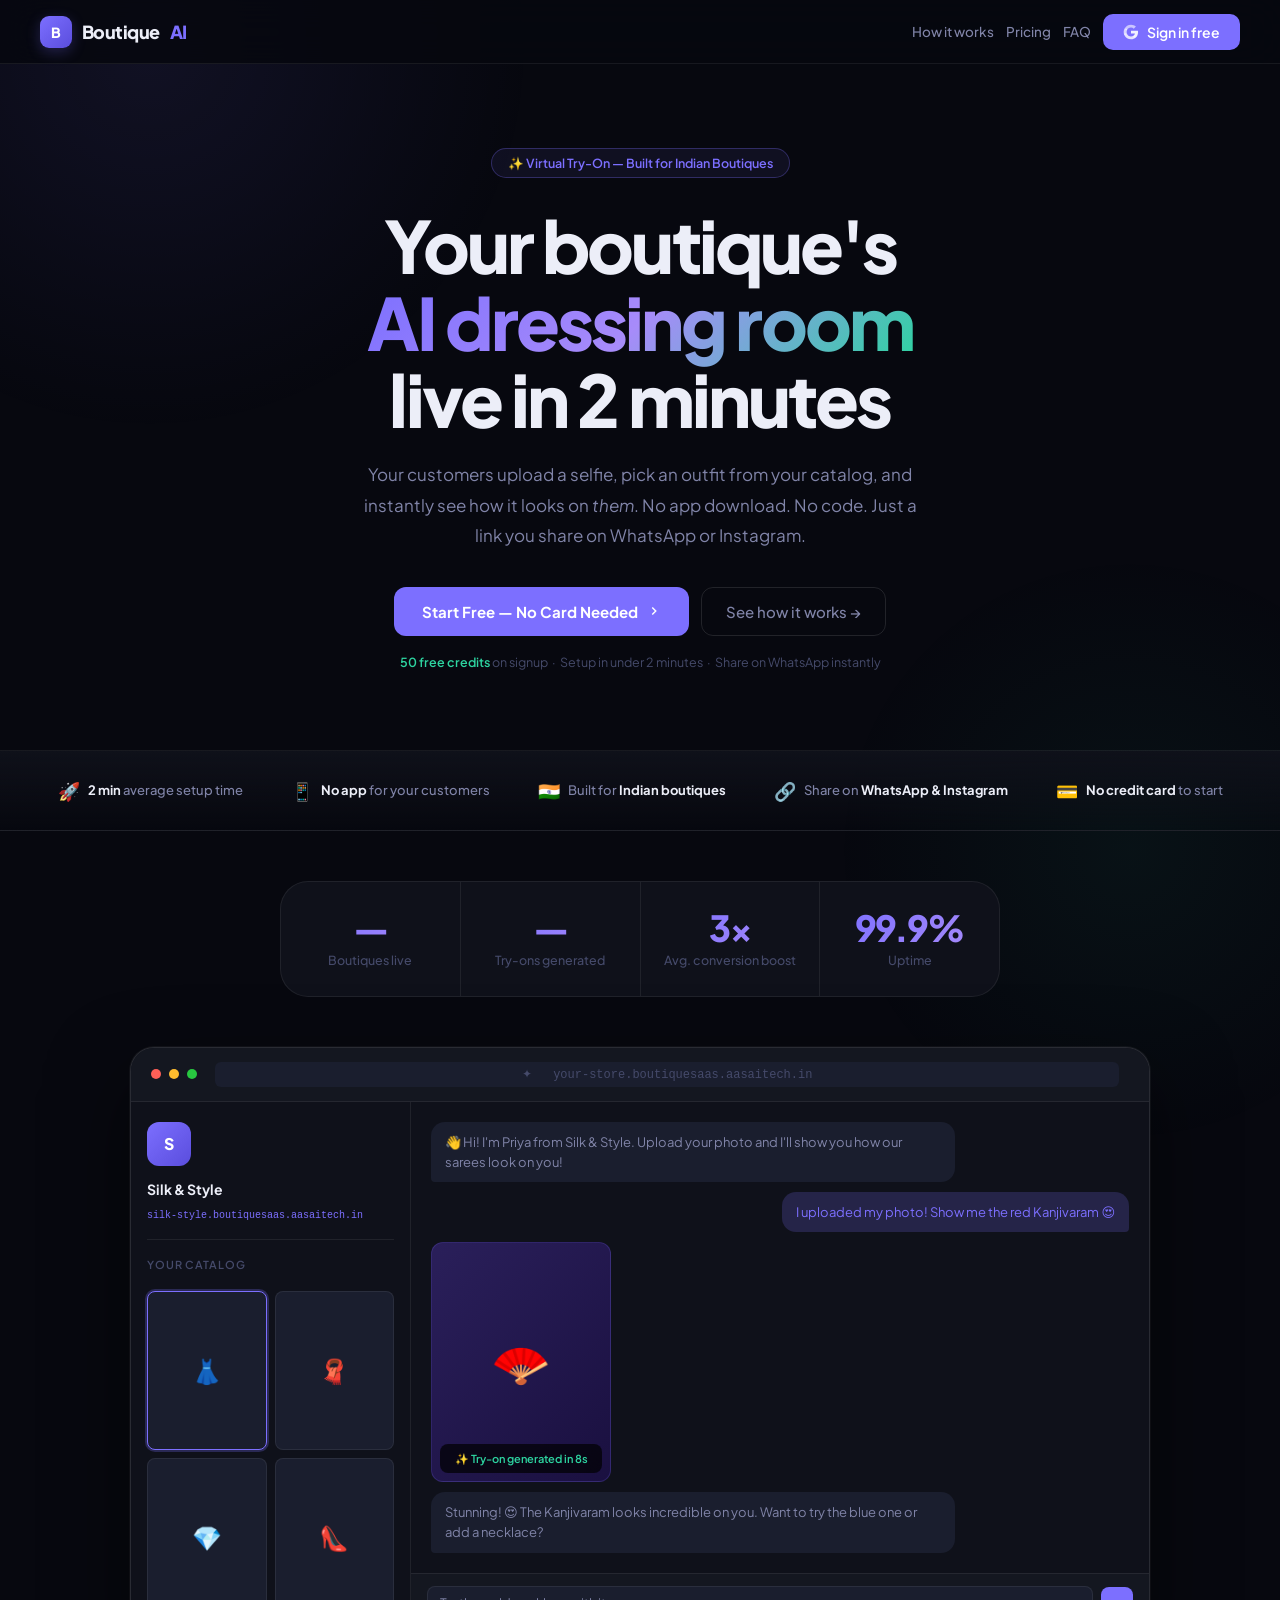
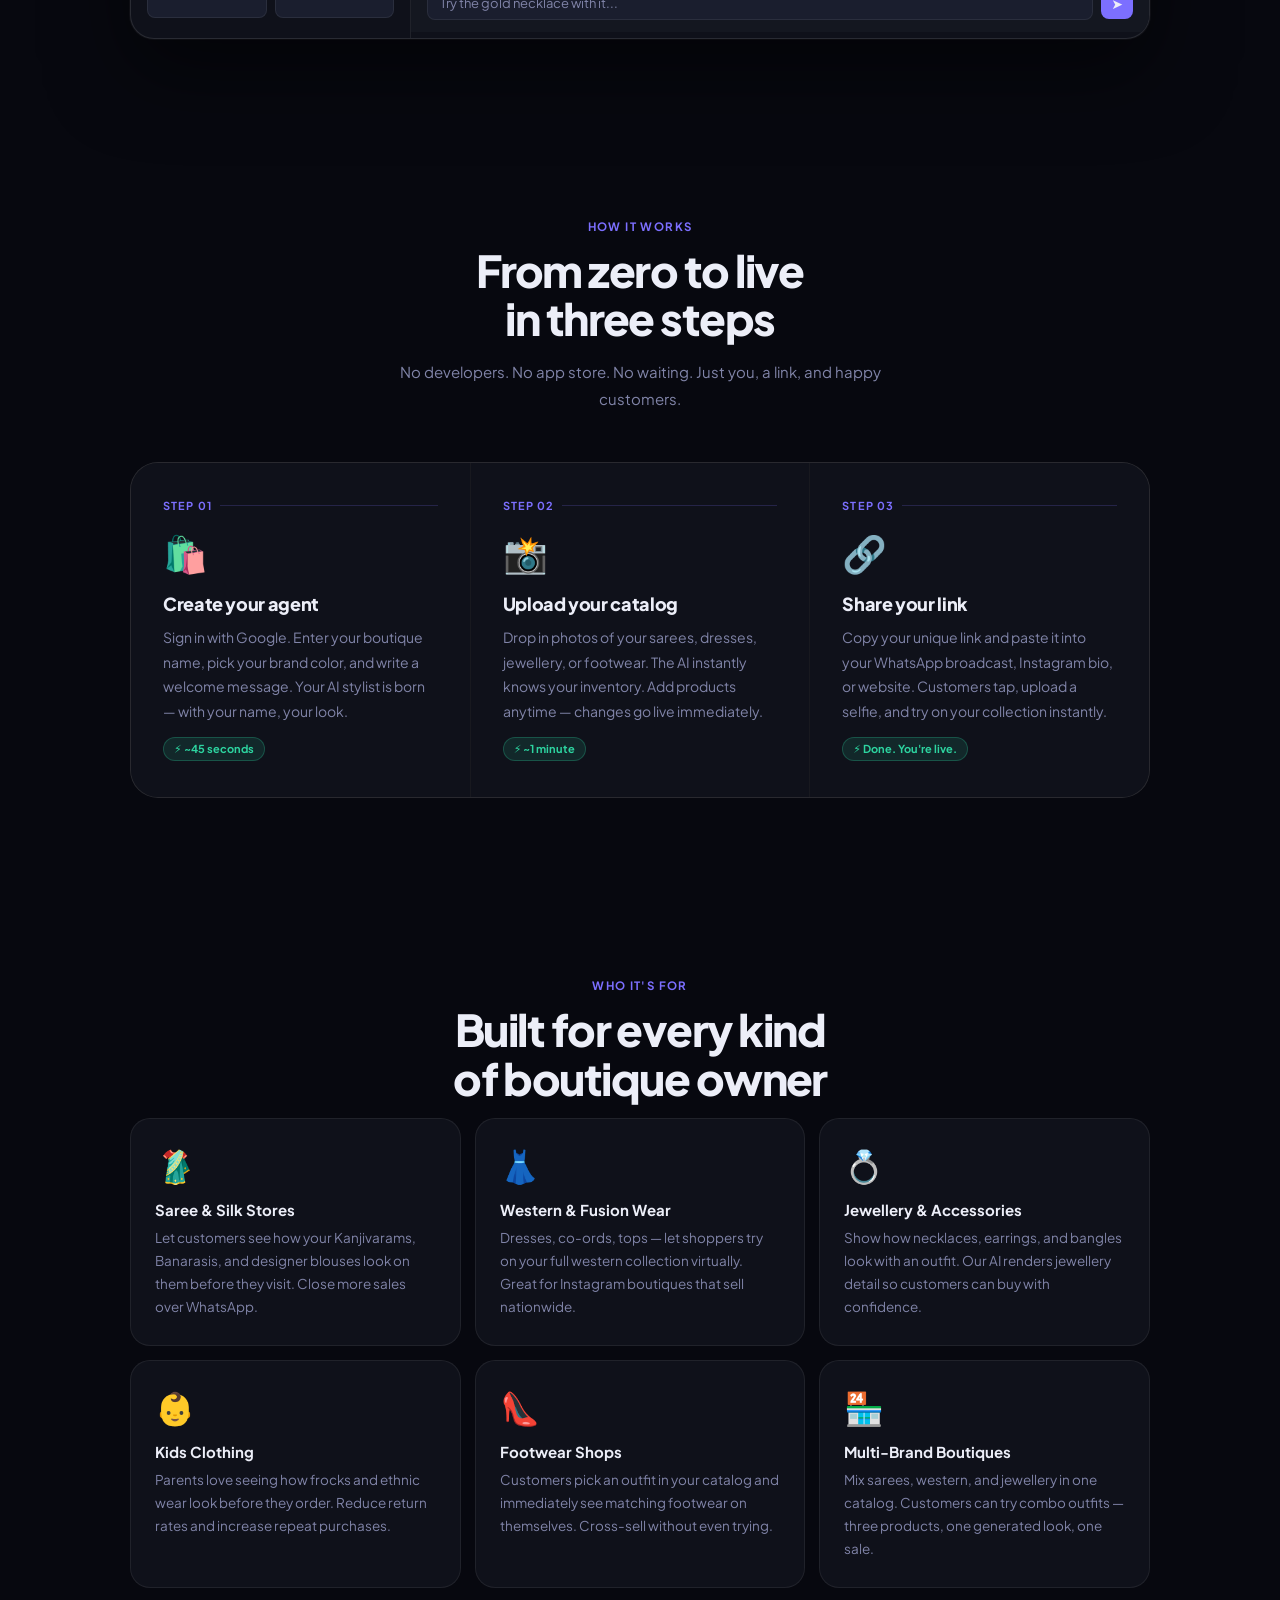
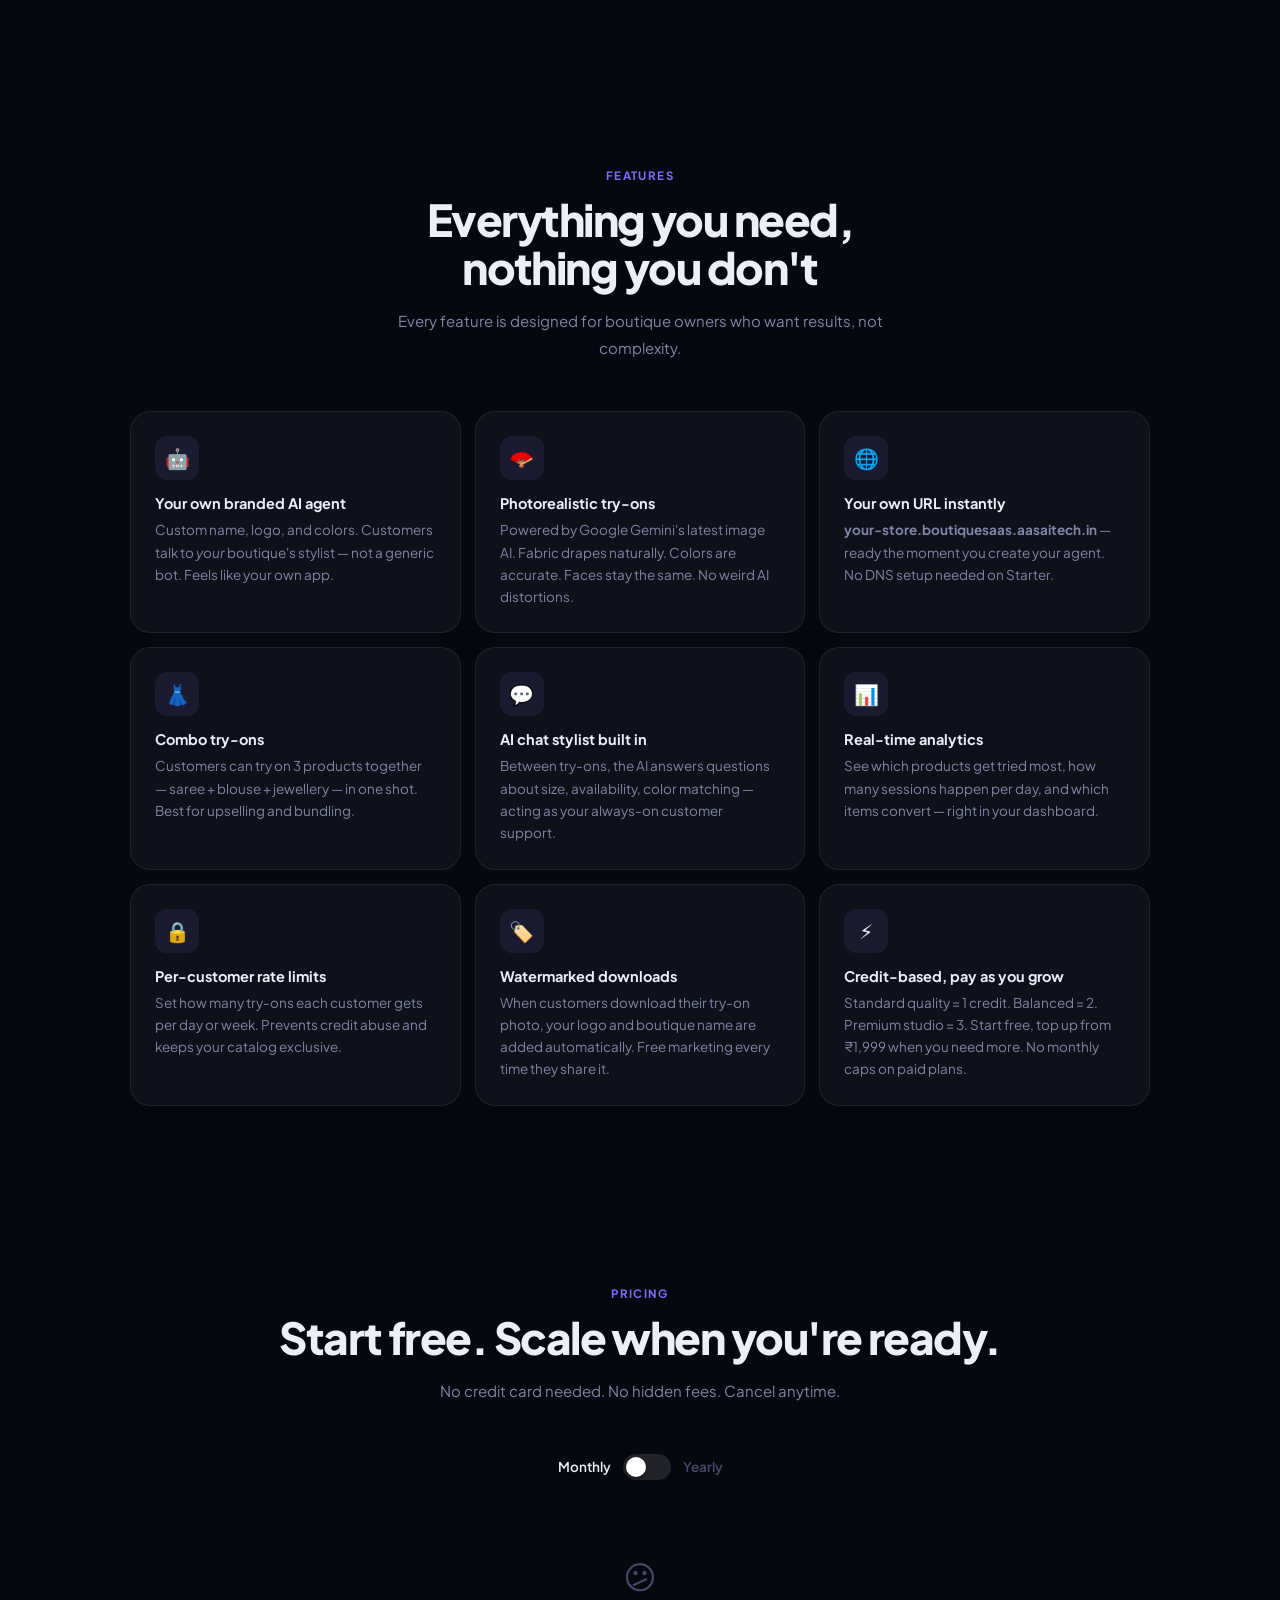
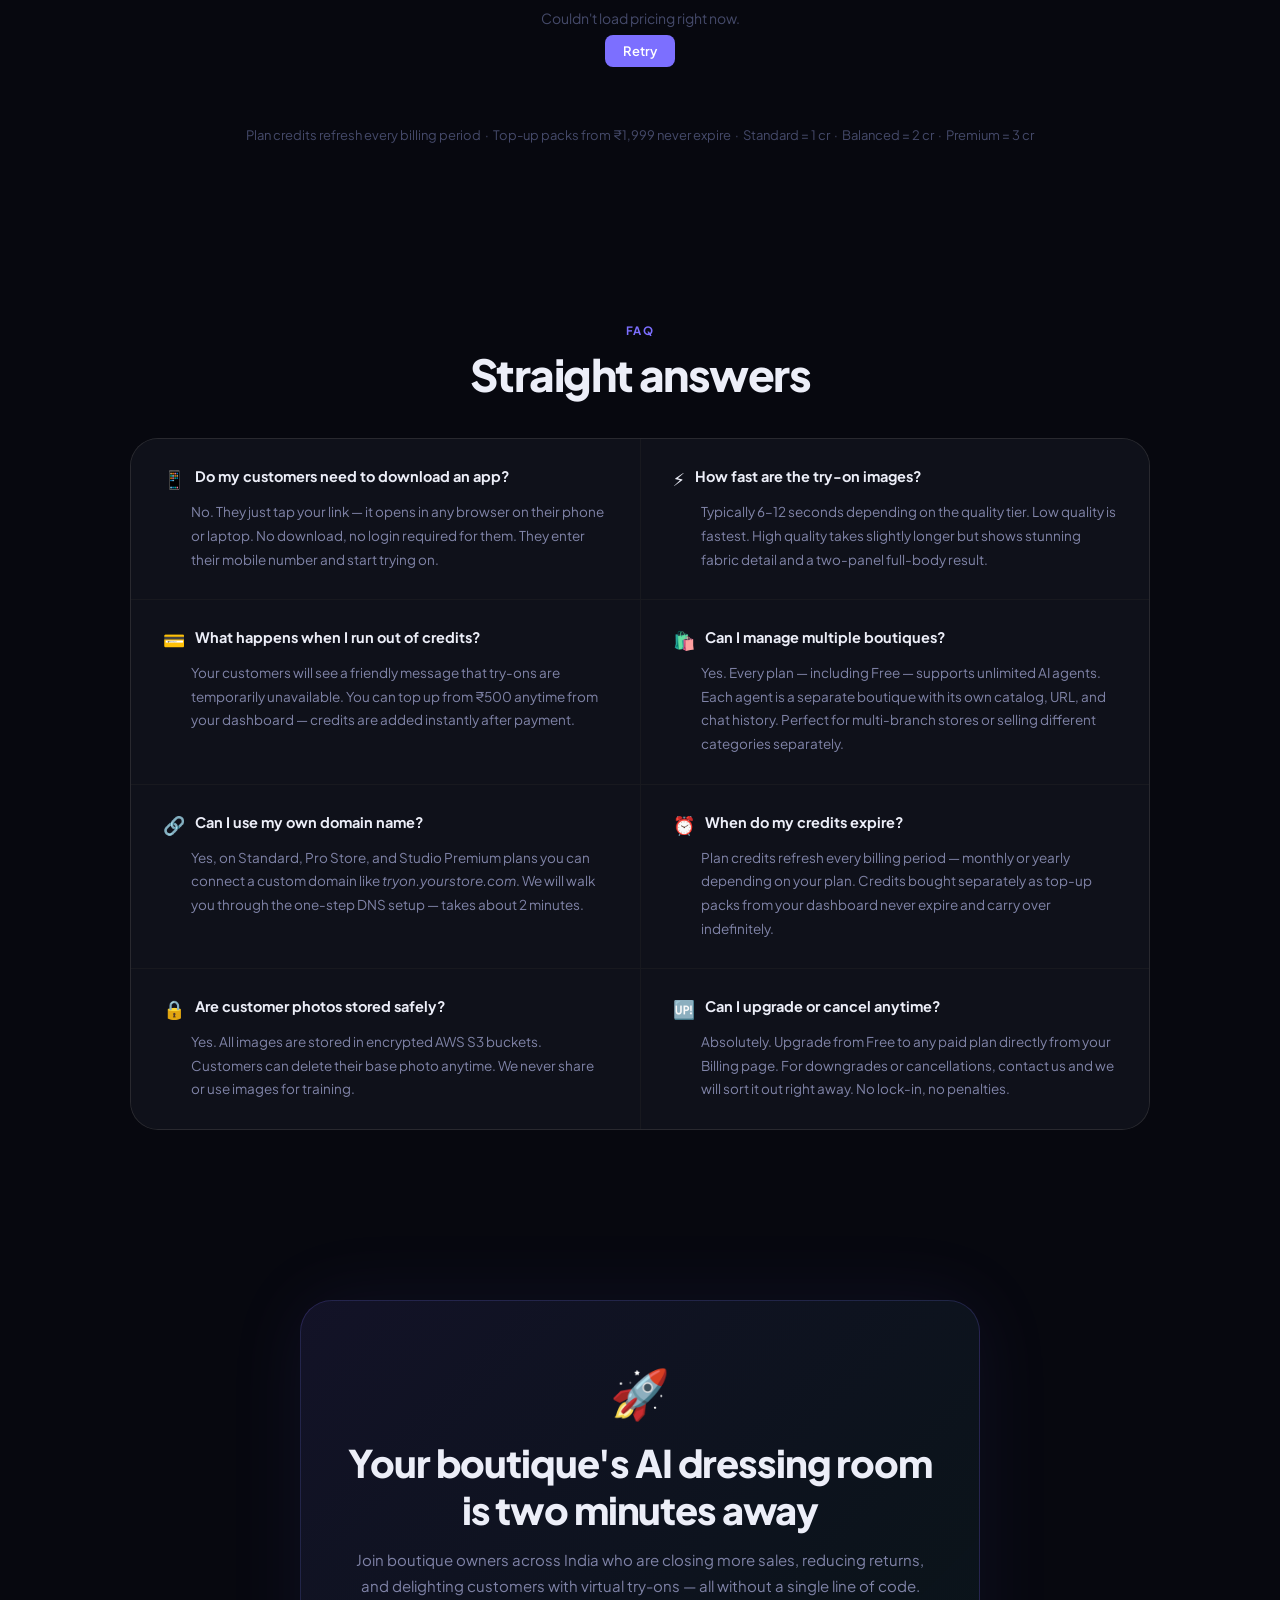
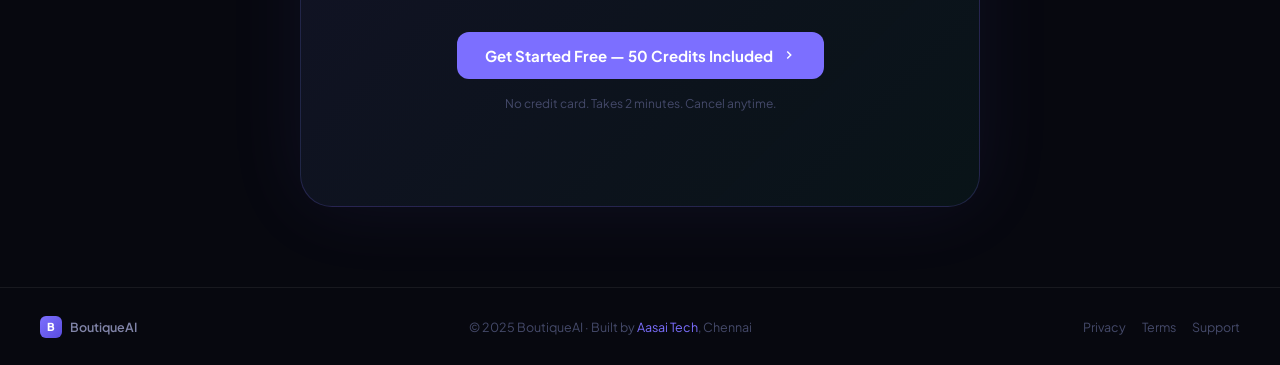
<file: agents.html>
<!DOCTYPE html>
<html lang="en">
<head>
<meta charset="UTF-8">
<meta name="viewport" content="width=device-width,initial-scale=1.0,maximum-scale=1.0">
<title>My Agents — BoutiqueAI</title>
<link rel="preconnect" href="https://fonts.googleapis.com">
<link rel="preconnect" href="https://fonts.gstatic.com" crossorigin>
<link href="https://fonts.googleapis.com/css2?family=Plus+Jakarta+Sans:wght@300;400;500;600;700;800&family=JetBrains+Mono:wght@400;500;600&display=swap" rel="stylesheet">
<link rel="stylesheet" href="shared.css">
<style>
/* ══ TOPBAR ════════════════════════════════════════════════════════════ */
.topbar{height:64px;padding:0 28px;justify-content:space-between;}
.topbar-search-wrap{display:flex;align-items:center;gap:10px;background:var(--surface-2);border:1px solid var(--border);border-radius:10px;padding:0 14px;height:38px;width:300px;transition:var(--t);}
.topbar-search-wrap:hover{border-color:var(--border-md);}
.topbar-search-wrap svg{flex-shrink:0;opacity:.5;}
.topbar-search-input{flex:1;background:none;border:none;outline:none;font-size:13px;color:var(--text);font-family:var(--font);}
.topbar-search-input::placeholder{color:var(--text-3);}
.topbar-kbd{display:inline-flex;align-items:center;background:var(--surface-3);border:1px solid var(--border-md);border-radius:5px;padding:1px 6px;font-size:10px;font-weight:600;color:var(--text-3);}
.topbar-right-new{display:flex;align-items:center;gap:10px;}
.notif-btn{position:relative;width:36px;height:36px;border-radius:10px;border:1px solid var(--border);background:var(--surface-2);cursor:pointer;display:flex;align-items:center;justify-content:center;color:var(--text-2);transition:var(--t);}
.notif-btn:hover{background:var(--surface-3);}
.topbar-user-chip{display:flex;align-items:center;gap:8px;padding:5px 10px 5px 5px;border-radius:10px;border:1px solid var(--border);background:var(--surface-2);cursor:pointer;transition:var(--t);font-size:13px;font-weight:600;color:var(--text);}
.topbar-user-chip:hover{background:var(--surface-3);}
.topbar-user-avatar{width:28px;height:28px;border-radius:8px;background:linear-gradient(135deg,var(--accent),var(--accent-3));display:flex;align-items:center;justify-content:center;font-size:11px;font-weight:700;color:#fff;flex-shrink:0;overflow:hidden;}
.topbar-user-avatar img{width:28px;height:28px;object-fit:cover;display:block;}

/* ══ PAGE HEADER ═══════════════════════════════════════════════════════ */
.agents-page-header{display:flex;align-items:flex-start;justify-content:space-between;gap:16px;margin-bottom:24px;}
.agents-page-title-row{display:flex;align-items:center;gap:10px;margin-bottom:5px;}
.agents-page-title-row h1{font-size:24px;font-weight:800;letter-spacing:-.05em;}
.agents-subtitle-badge{display:inline-flex;align-items:center;gap:4px;padding:4px 11px;border-radius:20px;background:linear-gradient(135deg,rgba(124,111,255,.15),rgba(99,102,241,.1));border:1px solid rgba(124,111,255,.28);font-size:11px;font-weight:700;color:var(--accent);letter-spacing:.01em;}
.agents-page-header p{font-size:13.5px;color:var(--text-2);line-height:1.5;}
.btn-create-agent{display:inline-flex;align-items:center;gap:8px;padding:11px 20px;border-radius:12px;background:linear-gradient(135deg,#7C6FFF,#6366f1);color:#fff;font-size:13.5px;font-weight:700;border:none;cursor:pointer;transition:all .2s;white-space:nowrap;flex-shrink:0;text-decoration:none;font-family:var(--font);box-shadow:0 4px 16px rgba(124,111,255,.35),0 1px 3px rgba(0,0,0,.1);}
.btn-create-agent:hover{transform:translateY(-2px);box-shadow:0 8px 24px rgba(124,111,255,.45),0 2px 6px rgba(0,0,0,.12);}
.btn-create-agent:active{transform:translateY(0);}

/* ══ ONBOARDING BANNER ════════════════════════════════════════════════ */
.onboarding-banner{
  position:relative;border-radius:20px;
  background:linear-gradient(125deg,#edeaff 0%,#e8e4ff 30%,#dde9ff 65%,#e4f0ff 100%);
  border:1px solid rgba(124,111,255,.18);
  margin-bottom:24px;overflow:hidden;
  box-shadow:0 4px 24px rgba(124,111,255,.1),0 1px 4px rgba(0,0,0,.05);
  transition:all .3s ease;
}
[data-theme="dark"] .onboarding-banner{background:linear-gradient(125deg,rgba(124,111,255,.12) 0%,rgba(124,111,255,.07) 50%,rgba(59,130,246,.06) 100%);border-color:rgba(124,111,255,.2);}

/* Collapsed header bar — always visible */
.ob-header-bar{
  display:flex;align-items:center;gap:12px;
  padding:14px 20px;
  cursor:pointer;user-select:none;
  position:relative;z-index:5;
}
.ob-header-bar:hover{opacity:.9;}
.ob-header-icon{width:32px;height:32px;border-radius:9px;background:rgba(124,111,255,.15);border:1px solid rgba(124,111,255,.25);display:flex;align-items:center;justify-content:center;color:var(--accent);flex-shrink:0;}
.ob-header-text{flex:1;min-width:0;}
.ob-header-title{font-size:13.5px;font-weight:800;color:var(--text);letter-spacing:-.02em;}
.ob-header-sub{font-size:11.5px;color:var(--text-2);margin-top:1px;}
.ob-toggle-btn{
  width:30px;height:30px;border-radius:8px;border:1px solid rgba(124,111,255,.2);
  background:rgba(255,255,255,.65);cursor:pointer;display:flex;align-items:center;justify-content:center;
  color:var(--text-2);transition:all .25s;z-index:5;backdrop-filter:blur(4px);flex-shrink:0;
}
.ob-toggle-btn:hover{background:white;color:var(--accent);}
[data-theme="dark"] .ob-toggle-btn{background:rgba(255,255,255,.08);}
.ob-toggle-btn svg{transition:transform .3s ease;}
.onboarding-banner.ob-collapsed .ob-toggle-btn svg{transform:rotate(-90deg);}

/* Expandable body */
.ob-body{
  display:flex;gap:0;overflow:hidden;
  padding:0 36px 30px;
  transition:max-height .35s ease, opacity .3s ease, padding .3s ease;
  max-height:600px;opacity:1;
}
.onboarding-banner.ob-collapsed .ob-body{
  max-height:0;opacity:0;padding-top:0;padding-bottom:0;
}

/* Decorative blobs */
.onboarding-banner::before{content:'';position:absolute;width:300px;height:300px;border-radius:50%;background:radial-gradient(circle,rgba(124,111,255,.15),transparent 70%);top:-80px;right:200px;pointer-events:none;}
.onboarding-banner::after{content:'';position:absolute;width:200px;height:200px;border-radius:50%;background:radial-gradient(circle,rgba(99,179,255,.12),transparent 70%);bottom:-60px;right:100px;pointer-events:none;}
.ob-left{flex:1;min-width:0;padding-right:32px;position:relative;z-index:1;}
.ob-new-label{font-size:11px;font-weight:800;color:var(--accent);letter-spacing:.1em;text-transform:uppercase;margin-bottom:10px;display:flex;align-items:center;gap:6px;}
.ob-new-label::before{content:'';width:16px;height:2px;background:var(--accent);border-radius:2px;display:inline-block;}
.ob-title{font-size:20px;font-weight:800;letter-spacing:-.04em;color:var(--text);line-height:1.25;margin-bottom:8px;}
.ob-sub{font-size:13px;color:var(--text-2);margin-bottom:24px;line-height:1.6;}
.ob-steps{display:flex;flex-direction:row;align-items:stretch;gap:0;margin-bottom:26px;flex-wrap:nowrap;}
.ob-step{display:flex;flex-direction:row;align-items:flex-start;gap:10px;flex:1 1 0;min-width:0;position:relative;padding-right:20px;}
.ob-step:not(:last-child)::after{content:'›';position:absolute;right:4px;top:8px;font-size:14px;color:rgba(124,111,255,.35);font-weight:700;}
.ob-step-icon{width:32px;height:32px;border-radius:9px;background:white;border:1px solid rgba(124,111,255,.22);display:flex;align-items:center;justify-content:center;flex-shrink:0;color:var(--accent);box-shadow:0 2px 8px rgba(124,111,255,.12);}
[data-theme="dark"] .ob-step-icon{background:rgba(124,111,255,.15);}
.ob-step-num{font-size:10px;font-weight:700;color:var(--accent);margin-bottom:1px;letter-spacing:.02em;}
.ob-step-label{font-size:11.5px;font-weight:700;color:var(--text);margin-bottom:1px;line-height:1.2;}
.ob-step-desc{font-size:11px;color:var(--text-3);line-height:1.35;}
.btn-watch-guide{display:inline-flex;align-items:center;gap:8px;padding:10px 20px;border-radius:11px;border:1.5px solid rgba(124,111,255,.3);background:rgba(255,255,255,.75);color:var(--accent);font-size:13px;font-weight:700;cursor:pointer;transition:all .2s;font-family:var(--font);backdrop-filter:blur(8px);box-shadow:0 2px 10px rgba(124,111,255,.1);}
.btn-watch-guide:hover{background:white;border-color:var(--accent);box-shadow:0 4px 16px rgba(124,111,255,.22);transform:translateY(-1px);}
[data-theme="dark"] .btn-watch-guide{background:rgba(124,111,255,.12);}
.btn-watch-guide .play-dot{width:22px;height:22px;border-radius:50%;background:var(--accent);display:flex;align-items:center;justify-content:center;flex-shrink:0;}

/* Right preview */
.ob-right{flex-shrink:0;width:360px;position:relative;display:flex;align-items:center;justify-content:flex-end;z-index:1;}
.ob-preview-card{background:white;border:1px solid rgba(124,111,255,.15);border-radius:16px;padding:14px 16px;box-shadow:0 12px 40px rgba(124,111,255,.18),0 4px 12px rgba(0,0,0,.07);width:200px;z-index:2;position:relative;}
[data-theme="dark"] .ob-preview-card{background:var(--surface);border-color:var(--border);}
.ob-preview-name-row{display:flex;align-items:center;gap:7px;margin-bottom:10px;}
.ob-preview-avt{width:26px;height:26px;border-radius:7px;background:linear-gradient(135deg,#7C6FFF,#a78bfa);display:flex;align-items:center;justify-content:center;font-size:11px;font-weight:800;color:white;}
.ob-preview-name{font-size:12px;font-weight:800;}
.ob-preview-badge{background:linear-gradient(135deg,rgba(124,111,255,.15),rgba(99,102,241,.1));color:var(--accent);border:1px solid rgba(124,111,255,.25);font-size:9px;font-weight:700;padding:2px 7px;border-radius:20px;}
.ob-preview-imgs{display:flex;gap:4px;margin-bottom:10px;}
.ob-preview-img{flex:1;aspect-ratio:3/4;border-radius:7px;overflow:hidden;}
.ob-preview-img img{width:100%;height:100%;object-fit:cover;display:block;}
.ob-preview-bar{height:4px;background:linear-gradient(90deg,#7C6FFF,#a78bfa,#7C6FFF);border-radius:3px;width:80%;margin:0 auto 4px;opacity:.4;}
.ob-preview-dots{display:flex;justify-content:center;gap:4px;}
.ob-preview-dot{width:18px;height:4px;border-radius:3px;}
.ob-robot{position:absolute;right:-12px;bottom:-20px;z-index:3;filter:drop-shadow(0 8px 24px rgba(124,111,255,.25));}

/* ══ TOOLBAR ═══════════════════════════════════════════════════════════ */
.agents-toolbar{display:flex;align-items:center;gap:10px;margin-bottom:20px;flex-wrap:wrap;}
.agents-toolbar .tb-left{display:flex;align-items:center;gap:10px;flex:1;min-width:0;}
.agents-toolbar .tb-right{display:flex;align-items:center;gap:10px;flex-shrink:0;}
.tb-search{display:flex;align-items:center;gap:8px;background:var(--surface);border:1.5px solid var(--border);border-radius:11px;padding:0 14px;height:40px;min-width:200px;flex:1;max-width:300px;transition:all .2s;}
.tb-search:focus-within{border-color:var(--accent);box-shadow:0 0 0 3px rgba(124,111,255,.1);}
.tb-search svg{flex-shrink:0;color:var(--text-3);}
.tb-search input{flex:1;background:none;border:none;outline:none;font-size:13px;color:var(--text);font-family:var(--font);}
.tb-search input::placeholder{color:var(--text-3);}
.tb-sel{height:40px;padding:0 30px 0 14px;border-radius:11px;border:1.5px solid var(--border);background:var(--surface);font-size:12.5px;font-weight:600;color:var(--text-2);cursor:pointer;transition:all .2s;outline:none;font-family:var(--font);appearance:none;-webkit-appearance:none;background-image:url("data:image/svg+xml,%3Csvg width='10' height='6' fill='none' stroke='%239EA3BB' stroke-width='2' viewBox='0 0 10 6'%3E%3Cpath d='M1 1l4 4 4-4'/%3E%3C/svg%3E");background-repeat:no-repeat;background-position:right 12px center;}
.tb-sel:focus{border-color:var(--accent);box-shadow:0 0 0 3px rgba(124,111,255,.1);}
.sort-wrap{display:flex;align-items:center;gap:6px;background:var(--surface);border:1.5px solid var(--border);border-radius:11px;padding:0 12px 0 14px;height:40px;font-size:12.5px;font-weight:600;color:var(--text-2);}
.sort-wrap span{color:var(--text-3);white-space:nowrap;font-size:12px;}
.sort-wrap select{background:none;border:none;outline:none;font-family:var(--font);font-size:12.5px;font-weight:600;color:var(--text);cursor:pointer;appearance:none;-webkit-appearance:none;background-image:url("data:image/svg+xml,%3Csvg width='10' height='6' fill='none' stroke='%239EA3BB' stroke-width='2' viewBox='0 0 10 6'%3E%3Cpath d='M1 1l4 4 4-4'/%3E%3C/svg%3E");background-repeat:no-repeat;background-position:right 0 center;padding-right:16px;}
.view-toggle{display:flex;align-items:center;border:1.5px solid var(--border);border-radius:11px;overflow:hidden;background:var(--surface);}
.view-btn{width:40px;height:40px;border:none;background:none;cursor:pointer;display:flex;align-items:center;justify-content:center;color:var(--text-3);transition:var(--t);}
.view-btn.active{background:var(--accent-dim);color:var(--accent);}
.view-btn:hover:not(.active){background:var(--surface-2);color:var(--text);}

/* ══ AGENT CARDS GRID ═════════════════════════════════════════════════ */
.agents-grid-new{display:grid;grid-template-columns:repeat(auto-fill,minmax(310px,1fr));gap:24px;}
.agents-grid-new.list-view{grid-template-columns:1fr;}


@keyframes cardEntrance{from{opacity:0;transform:translateY(14px)}to{opacity:1;transform:translateY(0)}}
.agent-card-new{
  background:var(--surface);
  border:1.5px solid var(--border);
  border-radius:22px;overflow:hidden;
  transition:transform .22s ease,box-shadow .22s ease,border-color .22s ease;
  box-shadow:0 2px 10px rgba(0,0,0,.05),0 1px 3px rgba(0,0,0,.04);
  display:flex;flex-direction:column;cursor:pointer;
  animation:cardEntrance .35s ease both;
}
.agent-card-new:nth-child(1){animation-delay:.05s}
.agent-card-new:nth-child(2){animation-delay:.1s}
.agent-card-new:nth-child(3){animation-delay:.15s}
.agent-card-new:nth-child(4){animation-delay:.2s}
.agent-card-new:nth-child(5){animation-delay:.25s}
.agent-card-new:nth-child(n+6){animation-delay:.3s}
.agent-card-new:hover{
  box-shadow:0 16px 40px rgba(124,111,255,.14),0 4px 14px rgba(0,0,0,.08);
  border-color:rgba(124,111,255,.32);
  transform:translateY(-4px);
}

/* Card header */
.ac-header{display:flex;align-items:flex-start;gap:14px;padding:22px 22px 18px;position:relative;}
.ac-avatar{width:64px;height:64px;border-radius:18px;flex-shrink:0;display:flex;align-items:center;justify-content:center;font-size:26px;font-weight:800;color:#fff;overflow:hidden;box-shadow:0 6px 16px rgba(0,0,0,.18);}
.ac-avatar img{width:100%;height:100%;object-fit:cover;display:block;}
.ac-avatar-online{position:absolute;bottom:-3px;right:-3px;width:14px;height:14px;border-radius:50%;background:#22c55e;border:2.5px solid var(--surface);box-shadow:0 0 0 1px rgba(34,197,94,.3);}
.ac-avatar-wrap{position:relative;flex-shrink:0;}
.ac-info{flex:1;min-width:0;}
.ac-name-row{display:flex;align-items:center;gap:8px;flex-wrap:wrap;margin-bottom:5px;}
.ac-name{font-size:16px;font-weight:800;letter-spacing:-.03em;color:var(--text);}
.ac-quality-pill{display:inline-flex;align-items:center;gap:3px;padding:3px 9px;border-radius:20px;font-size:10.5px;font-weight:700;}
.ac-quality-pill.q-low{background:rgba(59,130,246,.1);color:#3b82f6;border:1px solid rgba(59,130,246,.2);}
.ac-quality-pill.q-medium{background:rgba(34,197,94,.1);color:#16a34a;border:1px solid rgba(34,197,94,.2);}
.ac-quality-pill.q-high{background:linear-gradient(135deg,rgba(124,111,255,.15),rgba(99,102,241,.1));color:var(--accent);border:1px solid rgba(124,111,255,.25);}
.ac-url{font-size:12px;color:var(--text-3);overflow:hidden;text-overflow:ellipsis;white-space:nowrap;max-width:100%;margin-bottom:9px;}
.ac-status-row{display:flex;align-items:center;gap:6px;}
.ac-badge-live{display:inline-flex;align-items:center;gap:5px;padding:4px 10px;border-radius:20px;background:rgba(34,197,94,.1);color:#16a34a;border:1px solid rgba(34,197,94,.2);font-size:11px;font-weight:700;}
.ac-badge-live::before{content:'';width:6px;height:6px;border-radius:50%;background:#22c55e;display:block;box-shadow:0 0 0 2px rgba(34,197,94,.2);}
.ac-badge-paused{display:inline-flex;align-items:center;gap:5px;padding:4px 10px;border-radius:20px;background:rgba(245,158,11,.1);color:#d97706;border:1px solid rgba(245,158,11,.2);font-size:11px;font-weight:700;}
.ac-badge-paused::before{content:'';width:6px;height:6px;border-radius:50%;background:#f59e0b;display:block;}
.ac-badge-draft{display:inline-flex;align-items:center;gap:5px;padding:4px 10px;border-radius:20px;background:var(--surface-3);color:var(--text-3);border:1px solid var(--border-md);font-size:11px;font-weight:700;}
.ac-menu-btn{position:absolute;top:16px;right:16px;width:32px;height:32px;border-radius:10px;border:1.5px solid var(--border);background:var(--surface-2);cursor:pointer;display:flex;align-items:center;justify-content:center;color:var(--text-2);transition:var(--t);font-size:17px;font-weight:700;line-height:1;letter-spacing:1.5px;flex-shrink:0;}
.ac-menu-btn:hover{background:var(--surface-3);color:var(--text);border-color:var(--border-md);}

/* Image strip */
.ac-image-strip{display:grid;grid-template-columns:repeat(3,1fr);gap:6px;padding:0 20px;margin-bottom:18px;}
.ac-img-slot{aspect-ratio:3/5;border-radius:14px;overflow:hidden;background:var(--surface-2);border:1px solid var(--border);}
.ac-img-slot img{width:100%;height:100%;object-fit:cover;display:block;transition:transform .35s ease;}
.agent-card-new:hover .ac-img-slot img{transform:scale(1.05);}
.ac-img-placeholder{aspect-ratio:3/5;border-radius:14px;border:1.5px dashed var(--border-md);display:flex;align-items:center;justify-content:center;}

/* Stats row */
.ac-stats-row{display:grid;grid-template-columns:repeat(3,1fr);border-top:1px solid var(--border);margin:0;}
.ac-stat{padding:18px 12px;text-align:center;border-right:1px solid var(--border);}
.ac-stat:last-child{border-right:none;}
.ac-stat-num{font-size:22px;font-weight:800;font-family:var(--mono);letter-spacing:-.05em;line-height:1;margin-bottom:5px;}
.ac-stat-lbl{font-size:11px;color:var(--text-3);font-weight:500;letter-spacing:.01em;}

/* Footer */
.ac-footer{display:flex;align-items:center;justify-content:space-between;padding:16px 20px 18px;gap:10px;}
.ac-last-activity{font-size:12px;color:var(--text-3);white-space:nowrap;}
.ac-open-btn{display:inline-flex;align-items:center;gap:6px;padding:9px 18px;border-radius:11px;border:1.5px solid var(--border-md);background:var(--surface-2);font-size:12.5px;font-weight:700;color:var(--text);text-decoration:none;cursor:pointer;transition:all .2s;white-space:nowrap;flex-shrink:0;font-family:var(--font);}
.ac-open-btn:hover{background:var(--accent);color:#fff;border-color:var(--accent);box-shadow:0 4px 14px rgba(124,111,255,.3);transform:translateY(-1px);}
.ac-resume-btn{display:inline-flex;align-items:center;gap:6px;padding:9px 18px;border-radius:11px;background:rgba(245,158,11,.1);border:1.5px solid rgba(245,158,11,.25);color:#d97706;font-size:12.5px;font-weight:700;cursor:pointer;transition:all .2s;font-family:var(--font);}
.ac-resume-btn:hover{background:rgba(245,158,11,.18);transform:translateY(-1px);}

/* List view overrides */
.list-view .agent-card-new{border-radius:16px;}
.list-view .ac-image-strip{display:none;}
.list-view .ac-header{padding:16px 18px 12px;}
.list-view .ac-avatar{width:50px;height:50px;border-radius:14px;}
.list-view .ac-stats-row{grid-template-columns:repeat(3,1fr);border-bottom:none;}
.list-view .ac-footer{padding:10px 16px 14px;}

/* ══ CONTEXT MENU ═════════════════════════════════════════════════════ */
.ctx-menu{position:fixed;z-index:999;background:var(--surface);border:1.5px solid var(--border);border-radius:14px;padding:6px;min-width:168px;box-shadow:0 8px 32px rgba(0,0,0,.12),0 2px 8px rgba(0,0,0,.06);display:none;}
.ctx-menu.open{display:block;animation:cardEntrance .15s ease both;}
.ctx-item{display:flex;align-items:center;gap:9px;padding:9px 11px;border-radius:9px;font-size:13px;font-weight:500;cursor:pointer;transition:var(--t);color:var(--text-2);}
.ctx-item:hover{background:var(--surface-2);color:var(--text);}
.ctx-item.danger{color:var(--red);}
.ctx-item.danger:hover{background:var(--red-dim);color:var(--red);}
.ctx-divider{height:1px;background:var(--border);margin:4px 0;}

/* ══ EMPTY STATE ══════════════════════════════════════════════════════ */
.agents-empty{display:flex;flex-direction:column;align-items:center;justify-content:center;padding:80px 24px;text-align:center;min-height:380px;}
.agents-empty h2{font-size:20px;font-weight:800;letter-spacing:-.03em;margin:24px 0 8px;}
.agents-empty p{font-size:13.5px;color:var(--text-2);margin-bottom:24px;max-width:340px;line-height:1.6;}

/* ══ HELP SECTION ════════════════════════════════════════════════════ */
.help-section{
  margin-top:28px;
  padding:28px 32px;
  background:var(--surface);
  border:1.5px solid var(--border);
  border-radius:20px;
  box-shadow:0 2px 8px rgba(0,0,0,.04);
  display:grid;
  grid-template-columns:1fr 1px 1fr 1px 1fr 1px 1fr;
  gap:0;
  align-items:center;
}
.help-divider{width:1px;height:60px;background:var(--border);margin:0 24px;}
.help-intro{padding-right:24px;}
.help-intro h3{font-size:15px;font-weight:800;letter-spacing:-.03em;margin-bottom:5px;color:var(--text);}
.help-intro p{font-size:12.5px;color:var(--text-2);margin-bottom:16px;line-height:1.5;}
.btn-help-center{
  display:inline-flex;align-items:center;gap:6px;padding:9px 18px;
  border-radius:10px;border:1.5px solid var(--border-md);
  background:var(--surface-2);font-size:12.5px;font-weight:700;
  color:var(--text-2);cursor:pointer;transition:all .2s;
  white-space:nowrap;font-family:var(--font);
}
.btn-help-center:hover{border-color:var(--accent);color:var(--accent);background:var(--accent-dim);}
.help-card{
  padding:4px 24px;
  cursor:pointer;transition:all .22s;
  border-radius:12px;
  display:flex;flex-direction:column;gap:0;
}
.help-card:hover .help-card-link{color:var(--accent);}
.help-card:hover .help-card-icon{transform:scale(1.06);}
.help-card-icon{
  width:36px;height:36px;border-radius:10px;
  display:flex;align-items:center;justify-content:center;
  margin-bottom:11px;transition:transform .2s;
}
.help-card-title{font-size:13px;font-weight:700;margin-bottom:4px;color:var(--text);}
.help-card-desc{font-size:12px;color:var(--text-3);line-height:1.45;margin-bottom:11px;}
.help-card-link{font-size:12px;font-weight:700;color:var(--text-3);transition:var(--t);}

@media(max-width:960px){
  .help-section{grid-template-columns:1fr;gap:20px;padding:24px;}
  .help-divider{display:none;}
  .help-intro{padding-right:0;}
  .help-card{padding:0;}
}
@media(min-width:961px) and (max-width:1200px){
  .help-section{grid-template-columns:1.2fr 1px 1fr 1px 1fr 1px 1fr;}
}

/* ══ WIZARD / MODALS ══════════════════════════════════════════════════ */
.wizard-step{display:none}.wizard-step.active{display:block}
.category-grid{display:grid;grid-template-columns:repeat(3,1fr);gap:8px;margin-top:6px}
.category-btn{padding:10px 8px;border:1px solid var(--border-md);border-radius:var(--r-sm);background:var(--surface-2);cursor:pointer;text-align:center;transition:var(--t);font-family:var(--font)}
.category-btn:hover,.category-btn.selected{border-color:var(--accent);background:var(--accent-dim);color:var(--accent)}
.category-btn .cat-icon{font-size:20px;margin-bottom:5px}.category-btn .cat-label{font-size:11px;font-weight:600}
.slug-preview{display:flex;align-items:center;gap:6px;padding:9px 12px;background:var(--surface-2);border:1px solid var(--border-md);border-radius:var(--r-sm);font-size:12px;font-family:var(--mono);color:var(--text-2);margin-top:6px;flex-wrap:wrap}
.slug-preview .slug-accent{color:var(--accent);font-weight:600}.slug-preview .slug-base{color:var(--text-3)}
.avatar-row{display:flex;align-items:flex-end;gap:14px;margin-bottom:6px}
.avatar-upload{width:64px;height:64px;border-radius:16px;border:2px dashed var(--border-md);background:var(--surface-2);cursor:pointer;display:flex;align-items:center;justify-content:center;font-size:22px;transition:var(--t);flex-shrink:0}
.avatar-upload:hover{border-color:var(--accent);background:var(--accent-dim)}
.color-swatches{display:flex;gap:8px;flex-wrap:wrap;margin-top:6px}
.color-swatch{width:28px;height:28px;border-radius:8px;cursor:pointer;border:2px solid transparent;transition:var(--t)}.color-swatch:hover{transform:scale(1.15)}.color-swatch.selected{border-color:white;box-shadow:0 0 0 2px var(--accent)}
.quality-grid{display:grid;grid-template-columns:repeat(3,1fr);gap:8px;margin-top:6px}
.quality-btn{padding:12px 8px;border:1.5px solid var(--border-md);border-radius:var(--r-sm);background:var(--surface-2);cursor:pointer;text-align:center;transition:var(--t);font-family:var(--font)}
.quality-btn:hover,.quality-btn.selected{border-color:var(--accent);background:var(--accent-dim)}
.quality-btn .q-icon{font-size:20px;margin-bottom:4px}.quality-btn .q-label{font-size:11.5px;font-weight:700;display:block}.quality-btn .q-desc{font-size:10px;color:var(--text-3);display:block;margin-top:2px;line-height:1.4}
.quality-btn.selected .q-label{color:var(--accent)}
.rate-limit-row{display:flex;align-items:center;gap:10px;margin-top:6px}.rate-limit-input{width:90px;text-align:center;font-family:var(--mono);font-weight:700;font-size:15px}.rate-limit-select{flex:1;min-width:0}
.rate-limit-badge{display:inline-flex;align-items:center;gap:4px;padding:2px 8px;border-radius:20px;font-size:10px;font-weight:700}
.rate-limit-badge.unlimited{background:rgba(25,163,122,.1);color:#19a37a;border:1px solid rgba(25,163,122,.25)}.rate-limit-badge.limited{background:rgba(245,158,11,.1);color:#d97706;border:1px solid rgba(245,158,11,.25)}
.toggle-switch{position:relative;width:44px;height:24px;flex-shrink:0}.toggle-switch input{opacity:0;width:0;height:0}.toggle-track{position:absolute;inset:0;background:var(--border-md);border-radius:12px;cursor:pointer;transition:var(--t)}.toggle-track::before{content:'';position:absolute;height:18px;width:18px;left:3px;bottom:3px;background:#fff;border-radius:50%;transition:var(--t)}.toggle-switch input:checked+.toggle-track{background:var(--green)}.toggle-switch input:checked+.toggle-track::before{transform:translateX(20px)}
.publish-row{display:flex;align-items:center;justify-content:space-between;padding:14px 16px;background:var(--surface-2);border:1px solid var(--border);border-radius:var(--r-sm)}
.danger-zone{margin-top:8px;padding:12px 16px;background:var(--red-dim,rgba(239,68,68,.06));border:1px solid var(--red-border,rgba(239,68,68,.18));border-radius:var(--r-sm);display:flex;align-items:center;justify-content:space-between}
.section-divider{height:1px;background:var(--border);margin:4px 0 16px}.section-label{font-size:13px;font-weight:700;margin-bottom:12px;display:flex;align-items:center;gap:7px}
/* Try-on sheet */
.tryon-sheet{position:fixed;inset:0;z-index:600;display:flex;flex-direction:column;justify-content:flex-end;pointer-events:none;opacity:0;transition:opacity .25s var(--ease)}.tryon-sheet.open{opacity:1;pointer-events:all}
.tryon-sheet-backdrop{position:absolute;inset:0;background:rgba(0,0,0,.72);backdrop-filter:blur(6px)}.tryon-sheet-panel{position:relative;background:#13151E;border-radius:22px 22px 0 0;max-height:88vh;display:flex;flex-direction:column;transform:translateY(100%);transition:transform .34s cubic-bezier(.32,0,.34,1);box-shadow:0 -8px 48px rgba(0,0,0,.55)}.tryon-sheet.open .tryon-sheet-panel{transform:translateY(0)}
.tryon-drag-handle{width:40px;height:4px;background:rgba(255,255,255,.15);border-radius:4px;margin:14px auto 0;flex-shrink:0}
.tryon-sheet-header{display:flex;align-items:center;gap:12px;padding:14px 20px 12px;flex-shrink:0;border-bottom:1px solid rgba(255,255,255,.06)}.tryon-sheet-avatar{width:40px;height:40px;border-radius:50%;flex-shrink:0;border:2px solid rgba(255,255,255,.1);display:flex;align-items:center;justify-content:center;font-size:15px;font-weight:800;color:#fff;overflow:hidden;background:#7C6FFF}.tryon-sheet-info{flex:1;min-width:0}.tryon-sheet-title{font-size:16px;font-weight:800;color:#ECEEF8;letter-spacing:-.02em;line-height:1.2}.tryon-sheet-sub{font-size:12px;color:rgba(255,255,255,.38);margin-top:2px}.tryon-sheet-close{width:32px;height:32px;border-radius:50%;background:rgba(255,255,255,.09);border:none;cursor:pointer;display:flex;align-items:center;justify-content:center;color:rgba(255,255,255,.55);font-size:13px;transition:background .15s;flex-shrink:0}.tryon-sheet-close:hover{background:rgba(255,255,255,.16);color:#fff}
.tryon-grid-wrap{overflow-y:auto;flex:1;padding:14px 14px 24px}.tryon-grid{display:grid;grid-template-columns:repeat(4,1fr);gap:10px}
.tryon-card{background:#0D0F18;border-radius:14px;overflow:hidden;border:1px solid rgba(255,255,255,.06);transition:transform .18s,border-color .18s}.tryon-card:hover{transform:translateY(-2px);border-color:rgba(124,111,255,.35)}
.tryon-img-pair{display:grid;grid-template-columns:1fr 72px;position:relative}.tryon-main-wrap{aspect-ratio:3/4;overflow:hidden}.tryon-main-img{width:100%;height:100%;object-fit:cover;display:block}.tryon-thumb-col{display:flex;flex-direction:column;background:#080910}.tryon-thumb{width:100%;flex:1;object-fit:cover;display:block;min-height:0}
.tryon-look-badge{position:absolute;top:8px;left:8px;background:var(--accent,#7C6FFF);color:#fff;font-size:9.5px;font-weight:700;padding:4px 10px 4px 8px;border-radius:20px;display:flex;align-items:center;gap:4px;cursor:pointer;transition:opacity .15s;letter-spacing:.02em;box-shadow:0 2px 8px rgba(124,111,255,.45)}.tryon-look-badge:hover{opacity:.85}
.tryon-card-footer{display:flex;align-items:center;justify-content:space-between;padding:7px 10px;background:#09090F;border-top:1px solid rgba(255,255,255,.05)}.tryon-date{font-size:10px;color:rgba(255,255,255,.35);display:flex;align-items:center;gap:4px}.tryon-actions{display:flex;gap:5px}.tryon-btn{width:28px;height:28px;border-radius:8px;border:none;cursor:pointer;display:flex;align-items:center;justify-content:center;transition:opacity .15s,transform .15s}.tryon-btn:hover{opacity:.8;transform:scale(1.08)}.tryon-btn-dl{background:#5B4FE8}.tryon-btn-del{background:rgba(239,68,68,.12);border:1px solid rgba(239,68,68,.22)}
.tryon-empty{grid-column:1/-1;display:flex;flex-direction:column;align-items:center;justify-content:center;padding:70px 20px;color:rgba(255,255,255,.28);gap:12px;text-align:center}.tryon-empty-icon{font-size:44px;opacity:.5}.tryon-empty-title{font-size:15px;font-weight:700;color:rgba(255,255,255,.4)}.tryon-empty-desc{font-size:12.5px;color:rgba(255,255,255,.25);max-width:240px;line-height:1.5}
.tryon-skel-card{background:rgba(255,255,255,.04);border-radius:14px;aspect-ratio:3/4;animation:skelShimmer 1.6s ease-in-out infinite;background-size:600px 100%}
@media(max-width:900px){.tryon-grid{grid-template-columns:repeat(3,1fr)}}
@media(max-width:600px){.tryon-grid{grid-template-columns:repeat(2,1fr)}.tryon-img-pair{grid-template-columns:1fr 56px}}

/* ══ RESPONSIVE ═══════════════════════════════════════════════════════ */
@media(max-width:1200px){.ob-right{width:280px;}}
@media(max-width:960px){.ob-right{display:none;}.help-cards-row{grid-template-columns:1fr 1fr;}}
@media(max-width:760px){.topbar-search-wrap{width:200px;}.agents-toolbar .tb-right{gap:8px;}.sort-wrap span{display:none;}}
@media(max-width:640px){.topbar-search-wrap{display:none;}.agents-grid-new{grid-template-columns:1fr;}.agents-page-header{flex-direction:column;gap:12px;}.btn-create-agent{align-self:flex-start;}.agents-toolbar{flex-wrap:wrap;}.agents-toolbar .tb-left{flex-wrap:wrap;}.help-cards-row{grid-template-columns:1fr;}.ob-steps{flex-direction:column;gap:12px;}.ob-step{min-width:0;}}
@media(max-width:520px){.ac-stats-row{grid-template-columns:repeat(3,1fr);}}
</style>
<script>
;(function(){
  var d=localStorage.getItem('ba_theme')==='dark';
  document.documentElement[d?'setAttribute':'removeAttribute']('data-theme','dark');
  document.documentElement.style.background=d?'#07080D':'#F2F3F9';
})();
</script>
<script src="api.js"></script>
<script src="nav.js"></script>
</head>
<body>
<div id="toast-container"></div>
<div class="mobile-topbar">
  <div class="mob-left">
    <button class="hamburger" onclick="openMobileSidebar()"><svg viewBox="0 0 16 16"><line x1="1" y1="4" x2="15" y2="4"/><line x1="1" y1="8" x2="15" y2="8"/><line x1="1" y1="12" x2="15" y2="12"/></svg></button>
    <a class="mob-logo" href="home.html">Boutique<span>AI</span></a>
  </div>
  <div class="mob-right"><button class="theme-toggle" style="font-size:15px;"></button></div>
</div>
<div class="sidebar-backdrop" id="sidebarBackdrop" onclick="closeMobileSidebar()"></div>
<div class="sidebar" id="sidebar"></div>

<!-- Skeleton -->
<div id="page-skeleton">
  <div class="skel-topbar"><div class="skel" style="height:13px;width:150px;border-radius:4px"></div><div class="skel" style="height:36px;width:150px;border-radius:10px"></div></div>
  <div class="skel-body">
    <div class="skel" style="height:188px;border-radius:20px;margin-bottom:20px"></div>
    <div style="display:grid;grid-template-columns:repeat(4,1fr);gap:18px">
      <div class="skel" style="height:340px;border-radius:20px"></div>
      <div class="skel" style="height:340px;border-radius:20px;opacity:.8"></div>
      <div class="skel" style="height:340px;border-radius:20px;opacity:.6"></div>
      <div class="skel" style="height:340px;border-radius:20px;opacity:.4"></div>
    </div>
  </div>
</div>

<div class="main-wrap">
  <!-- TOPBAR -->
  <div class="topbar">
    <div class="topbar-search-wrap">
      <svg width="14" height="14" fill="none" stroke="currentColor" stroke-width="2" viewBox="0 0 24 24"><circle cx="11" cy="11" r="8"/><path d="m21 21-4.35-4.35"/></svg>
      <input class="topbar-search-input" placeholder="Search agents..." readonly onclick="toast('Search in toolbar below','info')">
      <span class="topbar-kbd">⌘K</span>
    </div>
    <div class="topbar-right-new">
      <button class="theme-toggle" style="font-size:14px;background:var(--surface-2);border:1px solid var(--border);cursor:pointer;width:36px;height:36px;border-radius:10px;display:flex;align-items:center;justify-content:center;transition:var(--t);"></button>
      <button class="notif-btn" onclick="toast('Notifications coming soon','info')">
        <svg width="16" height="16" fill="none" stroke="currentColor" stroke-width="2" viewBox="0 0 24 24"><path d="M18 8A6 6 0 006 8c0 7-3 9-3 9h18s-3-2-3-9"/><path d="M13.73 21a2 2 0 01-3.46 0"/></svg>
      </button>
      <div class="topbar-user-chip" id="topbar-user-chip" onclick="location.href='account.html'">
        <div class="topbar-user-avatar" id="topbar-avatar"><span>U</span></div>
        <span id="topbar-user-name">Loading…</span>
        <svg width="11" height="11" fill="none" stroke="currentColor" stroke-width="2.5" viewBox="0 0 24 24"><polyline points="6 9 12 15 18 9"/></svg>
      </div>
    </div>
  </div>

  <!-- PAGE CONTENT -->
  <div class="content" id="page-content" style="display:none">

    <!-- Page Header -->
    <div class="agents-page-header">
      <div>
        <div class="agents-page-title-row">
          <h1>Agents</h1>
          <span class="agents-subtitle-badge">✦ Your AI Stylists</span>
        </div>
        <p>Your AI agents are the brain behind stunning try-ons.</p>
      </div>
      <button class="btn-create-agent" onclick="openCreateWizard()">
        <svg width="14" height="14" fill="none" stroke="currentColor" stroke-width="2.5" viewBox="0 0 24 24"><line x1="12" y1="5" x2="12" y2="19"/><line x1="5" y1="12" x2="19" y2="12"/></svg>
        Create New Agent
      </button>
    </div>

    <!-- Onboarding Banner -->
    <div class="onboarding-banner" id="onboarding-banner">
      <!-- Always-visible header bar -->
      <div class="ob-header-bar" onclick="toggleBanner()">
        <div class="ob-header-icon">
          <svg width="16" height="16" fill="none" stroke="currentColor" stroke-width="2" viewBox="0 0 24 24"><circle cx="12" cy="12" r="10"/><path d="M12 8v4M12 16h.01"/></svg>
        </div>
        <div class="ob-header-text">
          <div class="ob-header-title">Get started — Create agents that understand your products &amp; style</div>
          <div class="ob-header-sub">Follow these simple steps to get your first agent live</div>
        </div>
        <button class="ob-toggle-btn" onclick="event.stopPropagation();toggleBanner()" title="Expand / Collapse">
          <svg width="14" height="14" fill="none" stroke="currentColor" stroke-width="2.5" viewBox="0 0 24 24"><polyline points="6 9 12 15 18 9"/></svg>
        </button>
      </div>
      <!-- Expandable body -->
      <div class="ob-body">
        <div class="ob-left">
          <div class="ob-new-label">New here?</div>
          <div class="ob-title">Create agents that understand<br>your products &amp; style</div>
          <div class="ob-sub">Follow these simple steps to get your first agent live.</div>
          <div class="ob-steps">
            <div class="ob-step">
              <div class="ob-step-icon">
                <svg width="15" height="15" fill="none" stroke="currentColor" stroke-width="2" viewBox="0 0 24 24"><rect x="3" y="3" width="18" height="18" rx="2"/><path d="M3 9h18M9 21V9"/></svg>
              </div>
              <div>
                <div class="ob-step-num">1. Add Agent Info</div>
                <div class="ob-step-label">Name, style &amp; domain</div>
              </div>
            </div>
            <div class="ob-step">
              <div class="ob-step-icon">
                <svg width="15" height="15" fill="none" stroke="currentColor" stroke-width="2" viewBox="0 0 24 24"><path d="M21 15v4a2 2 0 01-2 2H5a2 2 0 01-2-2v-4"/><polyline points="17 8 12 3 7 8"/><line x1="12" y1="3" x2="12" y2="15"/></svg>
              </div>
              <div>
                <div class="ob-step-num">2. Add Knowledge</div>
                <div class="ob-step-label">Upload products &amp; guidelines</div>
              </div>
            </div>
            <div class="ob-step">
              <div class="ob-step-icon">
                <svg width="15" height="15" fill="none" stroke="currentColor" stroke-width="2" viewBox="0 0 24 24"><circle cx="12" cy="12" r="3"/><path d="M19.4 15a1.65 1.65 0 00.33 1.82l.06.06a2 2 0 010 2.83 2 2 0 01-2.83 0l-.06-.06a1.65 1.65 0 00-1.82-.33 1.65 1.65 0 00-1 1.51V21a2 2 0 01-4 0v-.09A1.65 1.65 0 009 19.4a1.65 1.65 0 00-1.82.33l-.06.06a2 2 0 01-2.83-2.83l.06-.06A1.65 1.65 0 004.68 15a1.65 1.65 0 00-1.51-1H3a2 2 0 010-4h.09A1.65 1.65 0 004.6 9a1.65 1.65 0 00-.33-1.82l-.06-.06a2 2 0 012.83-2.83l.06.06A1.65 1.65 0 009 4.68a1.65 1.65 0 001-1.51V3a2 2 0 014 0v.09a1.65 1.65 0 001 1.51 1.65 1.65 0 001.82-.33l.06-.06a2 2 0 012.83 2.83l-.06.06A1.65 1.65 0 0019.4 9a1.65 1.65 0 001.51 1H21a2 2 0 010 4h-.09a1.65 1.65 0 00-1.51 1z"/></svg>
              </div>
              <div>
                <div class="ob-step-num">3. Customize</div>
                <div class="ob-step-label">Set preferences &amp; looks</div>
              </div>
            </div>
            <div class="ob-step">
              <div class="ob-step-icon">
                <svg width="15" height="15" fill="none" stroke="currentColor" stroke-width="2" viewBox="0 0 24 24"><polygon points="5 3 19 12 5 21 5 3"/></svg>
              </div>
              <div>
                <div class="ob-step-num">4. Start Try-Ons</div>
                <div class="ob-step-label">Generate &amp; amaze! ✨</div>
              </div>
            </div>
          </div>
          <button class="btn-watch-guide" onclick="toast('Guide coming soon!','info')">
            <span class="play-dot">
              <svg width="8" height="9" viewBox="0 0 8 9" fill="white"><polygon points="1,1 7,4.5 1,8"/></svg>
            </span>
            Watch 2 min Guide
          </button>
        </div>
      <div class="ob-right">
        <!-- Preview card -->
        <div class="ob-preview-card">
          <div class="ob-preview-name-row">
            <div class="ob-preview-avt">A</div>
            <span class="ob-preview-name">Your Agent</span>
            <span class="ob-preview-badge">⬡ Premium</span>
          </div>
          <div class="ob-preview-imgs">
            <div class="ob-preview-img" style="background:linear-gradient(135deg,#e0d7ff,#c9d8ff)"></div>
            <div class="ob-preview-img" style="background:linear-gradient(135deg,#fce7f3,#e8d5ff)"></div>
            <div class="ob-preview-img" style="background:linear-gradient(135deg,#d1fae5,#ddd6fe)"></div>
          </div>
          <div class="ob-preview-bar"></div>
          <div class="ob-preview-dots">
            <div class="ob-preview-dot" style="background:#7C6FFF"></div>
            <div class="ob-preview-dot" style="background:#4ade80"></div>
            <div class="ob-preview-dot" style="background:#7C6FFF;opacity:.4"></div>
          </div>
        </div>
        <!-- Robot SVG - enhanced -->
        <div class="ob-robot">
          <svg width="120" height="130" viewBox="0 0 120 130" fill="none" xmlns="http://www.w3.org/2000/svg">
            <!-- Antenna -->
            <line x1="60" y1="16" x2="60" y2="6" stroke="#7C6FFF" stroke-width="2.5" stroke-linecap="round"/>
            <circle cx="60" cy="4" r="4.5" fill="#7C6FFF"/>
            <circle cx="60" cy="4" r="7" fill="rgba(124,111,255,.18)" stroke="none"/>
            <!-- Head -->
            <rect x="20" y="16" width="80" height="52" rx="16" fill="white" stroke="#e0d7ff" stroke-width="1.5"/>
            <rect x="20" y="16" width="80" height="52" rx="16" fill="url(#robotHeadGrad)" stroke="#d8d0ff" stroke-width="1.5"/>
            <!-- Eyes -->
            <rect x="30" y="28" width="22" height="18" rx="7" fill="rgba(124,111,255,.1)" stroke="#a78bfa" stroke-width="1.5"/>
            <rect x="68" y="28" width="22" height="18" rx="7" fill="rgba(124,111,255,.1)" stroke="#a78bfa" stroke-width="1.5"/>
            <circle cx="41" cy="37" r="6" fill="#7C6FFF"/>
            <circle cx="79" cy="37" r="6" fill="#7C6FFF"/>
            <circle cx="43" cy="35" r="2.5" fill="white"/>
            <circle cx="81" cy="35" r="2.5" fill="white"/>
            <circle cx="43.5" cy="35.5" r="1" fill="#7C6FFF"/>
            <circle cx="81.5" cy="35.5" r="1" fill="#7C6FFF"/>
            <!-- Smile bar -->
            <rect x="38" y="52" width="44" height="8" rx="4" fill="rgba(124,111,255,.1)" stroke="#e0d7ff" stroke-width="1"/>
            <rect x="42" y="53.5" width="8" height="5" rx="2.5" fill="#7C6FFF" opacity=".75"/>
            <rect x="54" y="53.5" width="8" height="5" rx="2.5" fill="#7C6FFF" opacity=".5"/>
            <rect x="66" y="53.5" width="8" height="5" rx="2.5" fill="#7C6FFF" opacity=".75"/>
            <!-- Neck -->
            <rect x="50" y="67" width="20" height="9" rx="4.5" fill="#e8e0ff"/>
            <!-- Body -->
            <rect x="8" y="74" width="76" height="42" rx="15" fill="white" stroke="#e0d7ff" stroke-width="1.5"/>
            <rect x="8" y="74" width="76" height="42" rx="15" fill="url(#robotBodyGrad)" stroke="#d8d0ff" stroke-width="1.5"/>
            <!-- Screen panel on body -->
            <rect x="20" y="82" width="52" height="22" rx="7" fill="rgba(124,111,255,.07)" stroke="#e0d7ff" stroke-width="1"/>
            <circle cx="34" cy="93" r="6.5" fill="rgba(124,111,255,.2)" stroke="#a78bfa" stroke-width="1.5"/>
            <circle cx="46" cy="93" r="6.5" fill="rgba(74,222,128,.2)" stroke="#4ade80" stroke-width="1.5"/>
            <circle cx="58" cy="93" r="6.5" fill="rgba(251,191,36,.2)" stroke="#fbbf24" stroke-width="1.5"/>
            <!-- Arms -->
            <rect x="0" y="76" width="7" height="28" rx="3.5" fill="#e8e0ff"/>
            <rect x="85" y="76" width="7" height="28" rx="3.5" fill="#e8e0ff"/>
            <circle cx="3.5" cy="107" r="5.5" fill="#d8d0ff"/>
            <circle cx="88.5" cy="107" r="5.5" fill="#d8d0ff"/>
            <!-- Sparkles -->
            <path d="M116 38 L107 44 L116 50" stroke="#7C6FFF" stroke-width="2" stroke-linecap="round" stroke-linejoin="round" opacity=".4"/>
            <path d="M108 22 m-4 0 h8 M112 18 v8" stroke="#a78bfa" stroke-width="1.5" stroke-linecap="round" opacity=".5"/>
            <circle cx="102" cy="14" r="3" fill="#c4b5fd" opacity=".5"/>
            <defs>
              <linearGradient id="robotHeadGrad" x1="20" y1="16" x2="100" y2="68" gradientUnits="userSpaceOnUse">
                <stop offset="0%" stop-color="white" stop-opacity=".9"/>
                <stop offset="100%" stop-color="#f0edff" stop-opacity=".6"/>
              </linearGradient>
              <linearGradient id="robotBodyGrad" x1="8" y1="74" x2="84" y2="116" gradientUnits="userSpaceOnUse">
                <stop offset="0%" stop-color="white" stop-opacity=".9"/>
                <stop offset="100%" stop-color="#f0edff" stop-opacity=".6"/>
              </linearGradient>
            </defs>
          </svg>
        </div>
      </div><!-- /ob-right -->
      </div><!-- /ob-body -->
    </div><!-- /onboarding-banner -->
    <div class="agents-toolbar">
      <div class="tb-left">
        <div class="tb-search">
          <svg width="14" height="14" fill="none" stroke="currentColor" stroke-width="2" viewBox="0 0 24 24"><circle cx="11" cy="11" r="8"/><path d="m21 21-4.35-4.35"/></svg>
          <input id="agent-search" placeholder="Search agents by name..." oninput="filterAgents()">
        </div>
        <select class="tb-sel" id="domain-filter" onchange="filterAgents()">
          <option value="">All Domains</option>
          <option value="custom">Custom Domain</option>
          <option value="subdomain">Subdomain Only</option>
        </select>
        <select class="tb-sel" id="status-filter" onchange="filterAgents()">
          <option value="">All Status</option>
          <option value="live">Live</option>
          <option value="paused">Paused</option>
          <option value="draft">Draft</option>
        </select>
      </div>
      <div class="tb-right">
        <div class="sort-wrap">
          <span>Sort:</span>
          <select id="sort-select" onchange="filterAgents()">
            <option value="created_desc">Recently Created</option>
            <option value="tryons_desc">Most Try-Ons</option>
            <option value="name_asc">Name A–Z</option>
            <option value="updated_desc">Last Updated</option>
          </select>
        </div>
        <div class="view-toggle">
          <button class="view-btn active" id="grid-btn" onclick="setView('grid')" title="Grid view">
            <svg width="14" height="14" fill="none" stroke="currentColor" stroke-width="2" viewBox="0 0 24 24"><rect x="3" y="3" width="7" height="7" rx="1"/><rect x="14" y="3" width="7" height="7" rx="1"/><rect x="3" y="14" width="7" height="7" rx="1"/><rect x="14" y="14" width="7" height="7" rx="1"/></svg>
          </button>
          <button class="view-btn" id="list-btn" onclick="setView('list')" title="List view">
            <svg width="14" height="14" fill="none" stroke="currentColor" stroke-width="2" viewBox="0 0 24 24"><line x1="8" y1="6" x2="21" y2="6"/><line x1="8" y1="12" x2="21" y2="12"/><line x1="8" y1="18" x2="21" y2="18"/><circle cx="3" cy="6" r="1.5" fill="currentColor" stroke="none"/><circle cx="3" cy="12" r="1.5" fill="currentColor" stroke="none"/><circle cx="3" cy="18" r="1.5" fill="currentColor" stroke="none"/></svg>
          </button>
        </div>
      </div>
    </div>

    <!-- Agents Grid -->
    <div class="agents-grid-new" id="agents-grid"></div>

    <!-- Empty State -->
    <div class="agents-empty" id="agents-empty" style="display:none">
      <svg width="130" height="130" viewBox="0 0 140 140" fill="none">
        <circle cx="70" cy="80" r="50" fill="rgba(124,111,255,.07)"/>
        <line x1="70" y1="22" x2="70" y2="12" stroke="#7C6FFF" stroke-width="2.5" stroke-linecap="round" opacity=".6"/>
        <circle cx="70" cy="10" r="4" fill="#7C6FFF" opacity=".8"/>
        <rect x="32" y="22" width="76" height="56" rx="16" fill="var(--surface)" stroke="var(--border-md)" stroke-width="1.5"/>
        <rect x="42" y="36" width="20" height="16" rx="6" fill="rgba(124,111,255,.12)" stroke="var(--accent)" stroke-width="1.5"/>
        <rect x="78" y="36" width="20" height="16" rx="6" fill="rgba(124,111,255,.12)" stroke="var(--accent)" stroke-width="1.5"/>
        <circle cx="52" cy="44" r="4" fill="var(--accent)"/><circle cx="88" cy="44" r="4" fill="var(--accent)"/>
        <rect x="50" y="60" width="40" height="8" rx="4" fill="rgba(124,111,255,.1)" stroke="var(--border-md)" stroke-width="1"/>
        <rect x="60" y="77" width="20" height="10" rx="5" fill="var(--surface-3)"/>
        <rect x="20" y="86" width="100" height="44" rx="16" fill="var(--surface)" stroke="var(--border-md)" stroke-width="1.5"/>
        <circle cx="52" cy="108" r="6" fill="rgba(124,111,255,.2)" stroke="var(--accent)" stroke-width="1.5"/>
        <circle cx="70" cy="108" r="6" fill="rgba(74,222,128,.2)" stroke="#4ade80" stroke-width="1.5"/>
        <circle cx="88" cy="108" r="6" fill="rgba(124,111,255,.2)" stroke="var(--accent)" stroke-width="1.5"/>
        <path d="M118 30l2 5 5 2-5 2-2 5-2-5-5-2 5-2 2-5z" fill="var(--accent)" opacity=".5"/>
        <path d="M16 56l1.5 3.5 3.5 1.5-3.5 1.5L16 66l-1.5-3.5-3.5-1.5 3.5-1.5L16 56z" fill="var(--accent)" opacity=".35"/>
      </svg>
      <h2>Create Your First Agent</h2>
      <p>Build your AI agent and start engaging with your customers with virtual try-ons.</p>
      <button class="btn-create-agent" onclick="openCreateWizard()">
        <svg width="14" height="14" fill="none" stroke="currentColor" stroke-width="2.5" viewBox="0 0 24 24"><line x1="12" y1="5" x2="12" y2="19"/><line x1="5" y1="12" x2="19" y2="12"/></svg>
        Create New Agent
      </button>
    </div>

    <!-- Help Section -->
    <div class="help-section" id="help-section" style="display:none">
      <!-- Col 1: Intro + CTA -->
      <div class="help-intro">
        <h3>Need help creating the perfect agent?</h3>
        <p>Check our documentation or watch tutorials.</p>
        <button class="btn-help-center" onclick="toast('Help Center coming soon','info')">
          Visit Help Center
          <svg width="12" height="12" fill="none" stroke="currentColor" stroke-width="2.5" viewBox="0 0 24 24"><path d="M5 12h14M12 5l7 7-7 7"/></svg>
        </button>
      </div>
      <div class="help-divider"></div>
      <!-- Col 2 -->
      <div class="help-card" onclick="toast('Best Practices guide coming soon','info')">
        <div class="help-card-icon" style="background:rgba(124,111,255,.12)">
          <svg width="18" height="18" fill="none" stroke="#7C6FFF" stroke-width="2" viewBox="0 0 24 24"><path d="M12 20h9"/><path d="M16.5 3.5a2.121 2.121 0 013 3L7 19l-4 1 1-4L16.5 3.5z"/></svg>
        </div>
        <div class="help-card-title">Best Practices</div>
        <div class="help-card-desc">Learn how to get the best try-on results</div>
        <div class="help-card-link">View Guide →</div>
      </div>
      <div class="help-divider"></div>
      <!-- Col 3 -->
      <div class="help-card" onclick="toast('Video tutorials coming soon','info')">
        <div class="help-card-icon" style="background:rgba(59,130,246,.12)">
          <svg width="18" height="18" fill="none" stroke="#3B82F6" stroke-width="2" viewBox="0 0 24 24"><polygon points="23 7 16 12 23 17 23 7"/><rect x="1" y="5" width="15" height="14" rx="2"/></svg>
        </div>
        <div class="help-card-title">Video Tutorials</div>
        <div class="help-card-desc">Step-by-step videos to get started</div>
        <div class="help-card-link">Watch Now →</div>
      </div>
      <div class="help-divider"></div>
      <!-- Col 4 -->
      <div class="help-card" onclick="toast('Discord community coming soon','info')">
        <div class="help-card-icon" style="background:rgba(99,102,241,.12)">
          <svg width="18" height="18" fill="none" stroke="#6366f1" stroke-width="2" viewBox="0 0 24 24"><path d="M17 21v-2a4 4 0 00-4-4H5a4 4 0 00-4 4v2"/><circle cx="9" cy="7" r="4"/><path d="M23 21v-2a4 4 0 00-3-3.87M16 3.13a4 4 0 010 7.75"/></svg>
        </div>
        <div class="help-card-title">Join Community</div>
        <div class="help-card-desc">Connect with other store owners</div>
        <div class="help-card-link">Join Discord →</div>
      </div>
    </div>

  </div><!-- /content -->
</div><!-- /main-wrap -->

<!-- Context menu -->
<div class="ctx-menu" id="ctx-menu">
  <div class="ctx-item" onclick="ctxEdit()"><svg width="14" height="14" fill="none" stroke="currentColor" stroke-width="2" viewBox="0 0 24 24"><path d="M11 4H4a2 2 0 00-2 2v14a2 2 0 002 2h14a2 2 0 002-2v-7"/><path d="M18.5 2.5a2.121 2.121 0 013 3L12 15l-4 1 1-4 9.5-9.5z"/></svg>Edit Agent</div>
  <div class="ctx-item" onclick="ctxViewTryons()"><svg width="14" height="14" fill="none" stroke="currentColor" stroke-width="2" viewBox="0 0 24 24"><rect x="3" y="3" width="18" height="18" rx="2"/><circle cx="8.5" cy="8.5" r="1.5"/><polyline points="21 15 16 10 5 21"/></svg>View Try-Ons</div>
  <div class="ctx-item" onclick="ctxCopyUrl()"><svg width="14" height="14" fill="none" stroke="currentColor" stroke-width="2" viewBox="0 0 24 24"><path d="M10 13a5 5 0 007.54.54l3-3a5 5 0 00-7.07-7.07l-1.72 1.71"/><path d="M14 11a5 5 0 00-7.54-.54l-3 3a5 5 0 007.07 7.07l1.71-1.71"/></svg>Copy URL</div>
  <div class="ctx-item" onclick="ctxOpenAgent()"><svg width="14" height="14" fill="none" stroke="currentColor" stroke-width="2" viewBox="0 0 24 24"><path d="M18 13v6a2 2 0 01-2 2H5a2 2 0 01-2-2V8a2 2 0 012-2h6"/><polyline points="15 3 21 3 21 9"/><line x1="10" y1="14" x2="21" y2="3"/></svg>Open Agent</div>
  <div class="ctx-divider"></div>
  <div class="ctx-item danger" onclick="ctxDelete()"><svg width="14" height="14" fill="none" stroke="currentColor" stroke-width="2" viewBox="0 0 24 24"><polyline points="3 6 5 6 21 6"/><path d="M19 6l-1 14a2 2 0 01-2 2H8a2 2 0 01-2-2L5 6"/><path d="M10 11v6M14 11v6"/><path d="M9 6V4a1 1 0 011-1h4a1 1 0 011 1v2"/></svg>Delete Agent</div>
</div>

<!-- ── CREATE WIZARD MODAL ── -->
<div class="modal-overlay" id="create-modal">
  <div class="modal" style="max-width:540px">
    <div class="modal-header">
      <div><div class="modal-title">Create New Agent</div><div style="font-size:12px;color:var(--text-3);margin-top:3px">Set up your boutique's AI try-on agent</div></div>
      <button class="modal-close" onclick="closeCreateWizard()">✕</button>
    </div>
    <div class="modal-body">
      <div class="step-indicator">
        <div class="step-dot active" id="dot-1">1</div><div class="step-line" id="line-1"></div>
        <div class="step-dot" id="dot-2">2</div><div class="step-line" id="line-2"></div>
        <div class="step-dot" id="dot-3">3</div>
      </div>
      <div class="wizard-step active" id="step-1">
        <div style="font-size:15px;font-weight:700;margin-bottom:4px">Tell us about your boutique</div>
        <div style="font-size:13px;color:var(--text-2);margin-bottom:20px">We'll use this to personalise your agent.</div>
        <div style="display:flex;flex-direction:column;gap:16px">
          <div class="field"><label class="field-label">Business / Boutique Name <span>*</span></label><input class="input" id="w-biz-name" placeholder="e.g. Lalitha Silks" oninput="updateSlug()"><div class="field-hint">Shown to your customers.</div></div>
          <div class="field"><label class="field-label">Category <span>*</span></label>
            <div class="category-grid">
              <button class="category-btn" data-value="sarees" onclick="selectCategory(this)"><div class="cat-icon">🥻</div><div class="cat-label">Sarees</div></button>
              <button class="category-btn" data-value="western" onclick="selectCategory(this)"><div class="cat-icon">👗</div><div class="cat-label">Western Wear</div></button>
              <button class="category-btn" data-value="kids" onclick="selectCategory(this)"><div class="cat-icon">🧒</div><div class="cat-label">Kids Wear</div></button>
              <button class="category-btn" data-value="jewellery" onclick="selectCategory(this)"><div class="cat-icon">💍</div><div class="cat-label">Jewellery</div></button>
              <button class="category-btn" data-value="footwear" onclick="selectCategory(this)"><div class="cat-icon">👠</div><div class="cat-label">Footwear</div></button>
              <button class="category-btn" data-value="mixed" onclick="selectCategory(this)"><div class="cat-icon">🛍️</div><div class="cat-label">Mixed / All</div></button>
            </div>
          </div>
          <div class="field"><label class="field-label">Try-On Quality</label>
            <div class="quality-grid">
              <button class="quality-btn" data-value="low" onclick="selectQuality(this,false)"><div class="q-icon">⚡</div><span class="q-label">Fast</span><span class="q-desc">~₹1–2/try-on</span></button>
              <button class="quality-btn selected" data-value="medium" onclick="selectQuality(this,false)"><div class="q-icon">✨</div><span class="q-label">Balanced</span><span class="q-desc">~₹3–4/try-on</span></button>
              <button class="quality-btn" data-value="high" onclick="selectQuality(this,false)"><div class="q-icon">💎</div><span class="q-label">Premium</span><span class="q-desc">~₹6–10/try-on</span></button>
            </div>
          </div>
          <div class="field"><label class="field-label">Per-Customer Try-On Limit 🛡️</label>
            <div class="rate-limit-row">
              <input class="input rate-limit-input" id="w-limit-count" type="number" min="0" max="9999" value="10" oninput="updateWizardLimitPreview()">
              <select class="input rate-limit-select" id="w-limit-window" onchange="updateWizardLimitPreview()"><option value="day">per day</option><option value="week">per week</option><option value="month">per month</option><option value="total">total</option></select>
            </div>
            <div style="margin-top:7px" id="w-limit-preview"></div>
            <div class="field-hint">Set to <strong>0</strong> for unlimited.</div>
          </div>
          <div class="field"><label class="field-label">Your Agent's URL</label>
            <div class="slug-preview"><span class="slug-accent" id="slug-preview-val">your-boutique</span><span class="slug-base">.boutiquesaas.aasaitech.in</span></div>
          </div>
        </div>
      </div>
      <div class="wizard-step" id="step-2">
        <div style="font-size:15px;font-weight:700;margin-bottom:4px">Customise your agent</div>
        <div style="font-size:13px;color:var(--text-2);margin-bottom:20px">Give your AI assistant a name, face, and personality.</div>
        <div style="display:flex;flex-direction:column;gap:16px">
          <div class="field"><label class="field-label">Agent Name <span>*</span></label><input class="input" id="w-agent-name" placeholder="e.g. Priya, StyleBot, Lalitha AI"></div>
          <div class="field"><label class="field-label">Agent Logo / Avatar</label>
            <div class="avatar-row">
              <div class="avatar-upload" id="avatar-upload-box" onclick="document.getElementById('avatar-file').click()"><span id="avatar-preview-icon">📷</span></div>
              <div><div style="font-size:12.5px;font-weight:600;margin-bottom:4px">Upload a photo or logo</div><div style="font-size:12px;color:var(--text-3)">PNG, JPG up to 2MB.</div><button class="btn btn-secondary btn-sm" style="margin-top:8px" onclick="document.getElementById('avatar-file').click()">Choose File</button></div>
            </div>
            <input type="file" id="avatar-file" accept="image/*" style="display:none" onchange="handleAvatarUpload(this)">
          </div>
          <div class="field"><label class="field-label">Brand Color</label>
            <div class="color-swatches" id="color-swatches">
              <div class="color-swatch selected" data-color="#7C6FFF" style="background:#7C6FFF" onclick="selectColor(this)"></div>
              <div class="color-swatch" data-color="#E91E8C" style="background:#E91E8C" onclick="selectColor(this)"></div>
              <div class="color-swatch" data-color="#F59E0B" style="background:#F59E0B" onclick="selectColor(this)"></div>
              <div class="color-swatch" data-color="#10B981" style="background:#10B981" onclick="selectColor(this)"></div>
              <div class="color-swatch" data-color="#3B82F6" style="background:#3B82F6" onclick="selectColor(this)"></div>
              <div class="color-swatch" data-color="#EF4444" style="background:#EF4444" onclick="selectColor(this)"></div>
              <div class="color-swatch" data-color="#8B5CF6" style="background:#8B5CF6" onclick="selectColor(this)"></div>
              <div class="color-swatch" data-color="#0F172A" style="background:#0F172A" onclick="selectColor(this)"></div>
            </div>
          </div>
          <div class="field"><label class="field-label">Welcome Message</label><textarea class="textarea" id="w-welcome" placeholder="Hi! I'm Priya, your personal stylist…" style="min-height:90px"></textarea></div>
        </div>
      </div>
      <div class="wizard-step" id="step-3">
        <div style="font-size:15px;font-weight:700;margin-bottom:4px">Review &amp; launch</div>
        <div style="font-size:13px;color:var(--text-2);margin-bottom:20px">Your agent is ready. You can edit everything after creation.</div>
        <div class="card" style="margin-bottom:16px"><div class="card-body" style="display:flex;align-items:center;gap:14px">
          <div id="review-logo" style="width:52px;height:52px;border-radius:14px;background:#7C6FFF;display:flex;align-items:center;justify-content:center;font-size:18px;font-weight:800;color:#fff;flex-shrink:0;overflow:hidden"></div>
          <div><div style="font-size:16px;font-weight:800" id="review-name">—</div><div style="font-size:12.5px;color:var(--text-2);margin-top:2px" id="review-biz">—</div><div style="margin-top:6px"><span class="badge badge-accent" id="review-category">—</span></div></div>
        </div></div>
        <div style="display:flex;flex-direction:column;gap:10px;font-size:13px">
          <div style="display:flex;justify-content:space-between;padding:10px 14px;background:var(--surface-2);border-radius:var(--r-sm)"><span style="color:var(--text-3)">URL</span><span style="font-family:var(--mono);font-size:11.5px;color:var(--accent)" id="review-url">—</span></div>
          <div style="display:flex;justify-content:space-between;padding:10px 14px;background:var(--surface-2);border-radius:var(--r-sm)"><span style="color:var(--text-3)">Quality</span><span id="review-quality" style="font-weight:600">—</span></div>
          <div style="display:flex;justify-content:space-between;padding:10px 14px;background:var(--surface-2);border-radius:var(--r-sm)"><span style="color:var(--text-3)">Try-On Limit</span><span id="review-limit" style="font-weight:600">—</span></div>
        </div>
        <div class="field" style="margin-top:16px"><label class="field-label">Publish immediately?</label>
          <div class="publish-row"><div><div style="font-size:13px;font-weight:600">Publish this agent</div><div style="font-size:12px;color:var(--text-3);margin-top:2px">Customers can start using it right away.</div></div>
            <label class="toggle-switch"><input type="checkbox" id="w-publish" checked><span class="toggle-track"></span></label>
          </div>
        </div>
      </div>
    </div>
    <div class="modal-footer">
      <button class="btn btn-secondary" id="wizard-back-btn" onclick="wizardBack()" style="display:none">← Back</button>
      <div style="flex:1"></div>
      <button class="btn btn-secondary" onclick="closeCreateWizard()">Cancel</button>
      <button class="btn btn-primary" id="wizard-next-btn" onclick="wizardNext()">Continue →</button>
    </div>
  </div>
</div>

<!-- EDIT AGENT MODAL -->
<div class="modal-overlay" id="edit-modal">
  <div class="modal" style="max-width:520px">
    <div class="modal-header">
      <div><div class="modal-title">Edit Agent</div><div style="font-size:12px;color:var(--text-3);margin-top:3px" id="edit-modal-sub">Update your agent settings</div></div>
      <button class="modal-close" onclick="closeEditModal()">✕</button>
    </div>
    <div class="modal-body">
      <div style="display:flex;flex-direction:column;gap:16px">
        <div class="field"><label class="field-label">Agent Name</label><input class="input" id="edit-agent-name"></div>
        <div class="field"><label class="field-label">Business Name</label><input class="input" id="edit-biz-name"></div>
        <div class="field"><label class="field-label">Brand Color</label>
          <div class="color-swatches" id="edit-color-swatches">
            <div class="color-swatch selected" data-color="#7C6FFF" style="background:#7C6FFF" onclick="selectEditColor(this)"></div>
            <div class="color-swatch" data-color="#E91E8C" style="background:#E91E8C" onclick="selectEditColor(this)"></div>
            <div class="color-swatch" data-color="#F59E0B" style="background:#F59E0B" onclick="selectEditColor(this)"></div>
            <div class="color-swatch" data-color="#10B981" style="background:#10B981" onclick="selectEditColor(this)"></div>
            <div class="color-swatch" data-color="#3B82F6" style="background:#3B82F6" onclick="selectEditColor(this)"></div>
            <div class="color-swatch" data-color="#EF4444" style="background:#EF4444" onclick="selectEditColor(this)"></div>
            <div class="color-swatch" data-color="#8B5CF6" style="background:#8B5CF6" onclick="selectEditColor(this)"></div>
            <div class="color-swatch" data-color="#0F172A" style="background:#0F172A" onclick="selectEditColor(this)"></div>
          </div>
        </div>
        <div class="field"><label class="field-label">Agent Logo / Avatar</label>
          <div class="avatar-row">
            <div class="avatar-upload" id="edit-avatar-box" onclick="document.getElementById('edit-avatar-file').click()"><span id="edit-avatar-icon">📷</span></div>
            <div><div style="font-size:12.5px;font-weight:600;margin-bottom:4px">Upload a new photo or logo</div><div style="font-size:12px;color:var(--text-3)">PNG, JPG up to 2MB.</div><button class="btn btn-secondary btn-sm" style="margin-top:8px" onclick="document.getElementById('edit-avatar-file').click()">Choose File</button></div>
          </div>
          <input type="file" id="edit-avatar-file" accept="image/*" style="display:none" onchange="handleEditAvatar(this)">
        </div>
        <div class="field"><label class="field-label">Welcome Message</label><textarea class="textarea" id="edit-welcome" style="min-height:80px"></textarea></div>
        <div class="field"><label class="field-label">Try-On Quality</label>
          <div class="quality-grid" id="edit-quality-grid">
            <button class="quality-btn" data-value="low" onclick="selectQuality(this,true)"><div class="q-icon">⚡</div><span class="q-label">Fast</span><span class="q-desc">~₹1–2/try-on</span></button>
            <button class="quality-btn" data-value="medium" onclick="selectQuality(this,true)"><div class="q-icon">✨</div><span class="q-label">Balanced</span><span class="q-desc">~₹3–4/try-on</span></button>
            <button class="quality-btn" data-value="high" onclick="selectQuality(this,true)"><div class="q-icon">💎</div><span class="q-label">Premium</span><span class="q-desc">~₹6–10/try-on</span></button>
          </div>
        </div>
        <div>
          <div class="section-divider"></div><div class="section-label">🛡️ Per-Customer Try-On Limit</div>
          <div class="rate-limit-row">
            <input class="input rate-limit-input" id="edit-limit-count" type="number" min="0" max="9999" value="10" oninput="updateEditLimitPreview()">
            <select class="input rate-limit-select" id="edit-limit-window" onchange="updateEditLimitPreview()"><option value="day">per day</option><option value="week">per week</option><option value="month">per month</option><option value="total">total</option></select>
          </div>
          <div style="margin-top:7px" id="edit-limit-preview"></div>
          <div style="margin-top:10px;display:flex;align-items:center;gap:8px;flex-wrap:wrap">
            <button class="btn btn-secondary btn-sm" onclick="openUserStatsModal()">📊 Customer Usage</button>
            <button class="btn btn-secondary btn-sm" onclick="openTryonGalleryFromEdit()">🖼 View Try-Ons</button>
          </div>
        </div>
        <div id="edit-domain-section">
          <div class="section-divider"></div><div class="section-label">🌐 Custom Domain</div>
          <div class="field" style="margin-bottom:10px">
            <label class="field-label">Domain</label>
            <div style="display:flex;gap:8px"><input class="input" id="edit-domain-input" placeholder="shop.yourboutique.com" style="flex:1"><button class="btn btn-primary btn-sm" onclick="saveAgentDomain()" id="edit-domain-save-btn">Save</button></div>
            <div class="field-hint">No https:// — e.g. shop.yourboutique.com</div>
          </div>
          <div style="margin-bottom:10px">
            <div style="font-size:11px;font-weight:700;color:var(--text-3);text-transform:uppercase;letter-spacing:.08em;margin-bottom:7px">DNS Record</div>
            <table style="width:100%;border-collapse:collapse;font-size:12px">
              <thead><tr style="background:var(--surface-2)"><th style="padding:7px 10px;text-align:left;font-weight:700;color:var(--text-3);font-size:10px;text-transform:uppercase;border-bottom:1px solid var(--border)">Type</th><th style="padding:7px 10px;text-align:left;font-weight:700;color:var(--text-3);font-size:10px;text-transform:uppercase;border-bottom:1px solid var(--border)">Name</th><th style="padding:7px 10px;text-align:left;font-weight:700;color:var(--text-3);font-size:10px;text-transform:uppercase;border-bottom:1px solid var(--border)">Points To</th></tr></thead>
              <tbody><tr><td style="padding:8px 10px;font-family:var(--mono)">CNAME</td><td style="padding:8px 10px;font-family:var(--mono);color:var(--accent)" id="edit-cname-host">shop</td><td style="padding:8px 10px;font-family:var(--mono);color:var(--accent);display:flex;align-items:center;gap:6px">boutiquesaas-customerfront.pages.dev<button class="copy-btn" style="font-size:10px;padding:2px 8px" onclick="copyText('boutiquesaas-customerfront.pages.dev','Copied!')">Copy</button></td></tr></tbody>
            </table>
          </div>
          <div id="edit-domain-status-wrap" style="display:none;margin-bottom:8px"><div id="edit-domain-status" style="display:flex;align-items:center;gap:8px;padding:9px 12px;border-radius:var(--r-sm);font-size:12.5px;font-weight:600"><span id="edit-domain-status-icon"></span><span id="edit-domain-status-msg"></span></div></div>
          <div style="display:flex;gap:8px"><button class="btn btn-secondary btn-sm" id="edit-domain-verify-btn" onclick="verifyAgentDomain()" style="display:none"><svg width="12" height="12" fill="none" stroke="currentColor" stroke-width="2.5" viewBox="0 0 24 24"><polyline points="23 4 23 10 17 10"/><path d="M20.49 15a9 9 0 1 1-2.12-9.36L23 10"/></svg>Verify DNS</button><button class="btn btn-sm" id="edit-domain-remove-btn" onclick="removeAgentDomain()" style="display:none;background:var(--red-dim);color:var(--red);border:1px solid var(--red-border)">Remove</button></div>
        </div>
        <div class="danger-zone">
          <div><div style="font-size:13px;font-weight:700;color:var(--red)">Delete Agent</div><div style="font-size:12px;color:var(--text-2);margin-top:2px">Permanently removes this agent and all data.</div></div>
          <button class="btn btn-sm" style="background:var(--red-dim);color:var(--red);border:1px solid var(--red-border);flex-shrink:0" onclick="deleteAgent()">🗑 Delete</button>
        </div>
      </div>
    </div>
    <div class="modal-footer">
      <button class="btn btn-secondary" onclick="closeEditModal()">Cancel</button>
      <button class="btn btn-primary" id="edit-save-btn" onclick="saveAgent()">Save Changes</button>
    </div>
  </div>
</div>

<!-- USER STATS MODAL -->
<div class="modal-overlay" id="user-stats-modal">
  <div class="modal" style="max-width:500px">
    <div class="modal-header"><div><div class="modal-title">Customer Usage</div><div style="font-size:12px;color:var(--text-3);margin-top:3px" id="user-stats-sub">Try-on usage per customer</div></div><button class="modal-close" onclick="closeUserStatsModal()">✕</button></div>
    <div class="modal-body"><div id="user-stats-content" style="min-height:100px;display:flex;align-items:center;justify-content:center"><div style="color:var(--text-3);font-size:13px">Loading…</div></div></div>
    <div class="modal-footer"><button class="btn btn-secondary" onclick="closeUserStatsModal()">Close</button></div>
  </div>
</div>

<!-- TRY-ON GALLERY SHEET -->
<div class="tryon-sheet" id="tryon-sheet">
  <div class="tryon-sheet-backdrop" onclick="closeTryonGallery()"></div>
  <div class="tryon-sheet-panel">
    <div class="tryon-drag-handle"></div>
    <div class="tryon-sheet-header">
      <div class="tryon-sheet-avatar" id="tryon-avatar"></div>
      <div class="tryon-sheet-info"><div class="tryon-sheet-title" id="tryon-sheet-title">Try-Ons</div><div class="tryon-sheet-sub" id="tryon-sheet-sub">Loading…</div></div>
      <button class="tryon-sheet-close" onclick="closeTryonGallery()">✕</button>
    </div>
    <div class="tryon-grid-wrap"><div class="tryon-grid" id="tryon-grid"><div class="tryon-skel-card"></div><div class="tryon-skel-card" style="opacity:.7"></div><div class="tryon-skel-card" style="opacity:.5"></div><div class="tryon-skel-card" style="opacity:.35"></div></div></div>
  </div>
</div>

<script>
/* ── UTILS ─────────────────────────────────────────────────────────── */
const BASE = 'boutiquesaas.aasaitech.in'
function toSlug(s=''){return s.toLowerCase().trim().replace(/[^a-z0-9\s-]/g,'').replace(/\s+/g,'-').replace(/-+/g,'-').slice(0,40).replace(/^-+|-+$/g,'')}
function fmtNum(n){if(n>=1000)return(n/1000).toFixed(1)+'k';return String(n)}
function fmtRelative(d){
  if(!d)return'—'
  const diff=Date.now()-new Date(d).getTime()
  if(diff<60000)return'just now'
  if(diff<3600000)return Math.floor(diff/60000)+'m ago'
  if(diff<86400000)return Math.floor(diff/3600000)+'h ago'
  return Math.floor(diff/86400000)+'d ago'
}
function copyText(t,msg){navigator.clipboard.writeText(t).then(()=>toast(msg||'Copied!','success'))}
function agentUrl(a){
  if(!a.published)return null
  if(a.custom_domain)return'https://'+a.custom_domain
  if(a.slug)return'https://'+a.slug+'.'+BASE
  return null
}
function agentDisplayUrl(a){
  if(a.custom_domain)return a.custom_domain
  if(a.slug)return a.slug+'.'+BASE
  return null
}
function qualityLabel(q){return{low:'Basic',medium:'Pro',high:'Premium'}[q]||q||'Pro'}
function qualityClass(q){return{low:'q-low',medium:'q-medium',high:'q-high'}[q]||'q-medium'}
function agentStatus(a){
  if(a.published)return'live'
  if((a.tryon_count||0)>0)return'paused'
  return'draft'
}
function successRate(a){
  if(!(a.tryon_count>0))return null
  const base={high:97,medium:94,low:86}[a.quality||'medium']||94
  const jitter=((a._id||'').charCodeAt(0)%6)-3
  return Math.max(70,Math.min(99,base+jitter))
}

/* ── STATE ─────────────────────────────────────────────────────────── */
let ALL_AGENTS=[], CURRENT_VIEW='grid'

/* ── BANNER ────────────────────────────────────────────────────────── */
function toggleBanner(){
  const b=document.getElementById('onboarding-banner')
  const collapsed=b.classList.toggle('ob-collapsed')
  localStorage.setItem('ba_ob_collapsed', collapsed ? '1' : '0')
}
function initBanner(){
  // Banner is ALWAYS shown — never hidden. Only restore collapsed state.
  if(localStorage.getItem('ba_ob_collapsed')==='1'){
    document.getElementById('onboarding-banner').classList.add('ob-collapsed')
  }
}

/* ── RENDER CARD ───────────────────────────────────────────────────── */
function renderAgentCard(a){
  const url=agentUrl(a),dispUrl=agentDisplayUrl(a)
  const color=a.brand_color||'#7C6FFF'
  const initial=(a.agent_name||'A')[0].toUpperCase()
  const logo=a.logo_url?`<img src="${a.logo_url}" alt="">`:`<span>${initial}</span>`
  const status=agentStatus(a)
  const sr=successRate(a)
  const catLabels={sarees:'Sarees',western:'Western',kids:'Kids',jewellery:'Jewellery',footwear:'Footwear',mixed:'Mixed'}
  const catLabel=catLabels[a.category]||a.category||'Boutique'

  const statusBadge=status==='live'
    ?`<span class="ac-badge-live">Live</span>`
    :status==='paused'
    ?`<span class="ac-badge-paused">Paused</span>`
    :`<span class="ac-badge-draft">Draft</span>`

  const imgStrip=`
    <div class="ac-image-strip" id="img-strip-${a._id}">
      <div class="ac-img-slot" style="background:linear-gradient(145deg,${color}28,${color}12)"></div>
      <div class="ac-img-slot" style="background:linear-gradient(145deg,${color}20,${color}0c)"></div>
      <div class="ac-img-slot" style="background:linear-gradient(145deg,${color}18,${color}08)"></div>
    </div>`

  const actionBtn=status==='live'&&url
    ?`<a class="ac-open-btn" href="${url}" target="_blank" onclick="event.stopPropagation()">Open Agent <svg width="11" height="11" fill="none" stroke="currentColor" stroke-width="2.5" viewBox="0 0 24 24"><path d="M5 12h14M12 5l7 7-7 7"/></svg></a>`
    :status==='paused'
    ?`<button class="ac-resume-btn" onclick="event.stopPropagation();resumeAgent('${a._id}')">▶ Resume</button>`
    :`<button class="ac-open-btn" onclick="event.stopPropagation();openEditModal('${a._id}')">Publish <svg width="11" height="11" fill="none" stroke="currentColor" stroke-width="2.5" viewBox="0 0 24 24"><path d="M5 12h14M12 5l7 7-7 7"/></svg></button>`

  return `
  <div class="agent-card-new" data-id="${a._id}" data-status="${status}" data-name="${(a.agent_name||'').toLowerCase()}" data-biz="${(a.business_name||'').toLowerCase()}" data-domain="${a.custom_domain?'custom':'subdomain'}" data-tryons="${a.tryon_count||0}" onclick="cardClick('${a._id}')">
    <div class="ac-header">
      <div class="ac-avatar-wrap">
        <div class="ac-avatar" style="background:${color}">${logo}</div>
        ${status==='live'?'<div class="ac-avatar-online"></div>':''}
      </div>
      <div class="ac-info">
        <div class="ac-name-row">
          <span class="ac-name">${a.agent_name||'Agent'}</span>
          <span class="ac-quality-pill ${qualityClass(a.quality)}">
            <svg width="8" height="8" viewBox="0 0 24 24" fill="none" stroke="currentColor" stroke-width="2.5"><polygon points="12 2 15.09 8.26 22 9.27 17 14.14 18.18 21.02 12 17.77 5.82 21.02 7 14.14 2 9.27 8.91 8.26 12 2"/></svg>
            ${qualityLabel(a.quality)}
          </span>
        </div>
        <div class="ac-url">${dispUrl||catLabel}</div>
        <div class="ac-status-row">${statusBadge}</div>
      </div>
      <button class="ac-menu-btn" onclick="event.stopPropagation();openCtxMenu(event,'${a._id}')">···</button>
    </div>
    ${imgStrip}
    <div class="ac-stats-row">
      <div class="ac-stat">
        <div class="ac-stat-num" style="color:var(--accent)">${fmtNum(a.tryon_count||0)}</div>
        <div class="ac-stat-lbl">Try-Ons</div>
      </div>
      <div class="ac-stat">
        <div class="ac-stat-num" style="color:${sr?'var(--green)':'var(--text-3)'}">${sr?sr+'%':'—'}</div>
        <div class="ac-stat-lbl">Success Rate</div>
      </div>
      <div class="ac-stat">
        <div class="ac-stat-num">${fmtNum(a.tryon_count||0)}</div>
        <div class="ac-stat-lbl">Products</div>
      </div>
    </div>
    <div class="ac-footer">
      <span class="ac-last-activity">Last activity: ${fmtRelative(a.updated_at)}</span>
      ${actionBtn}
    </div>
  </div>`
}

/* ── LAZY LOAD IMAGES ─────────────────────────────────────────────── */
let imgObserver=null
function setupImgObserver(){
  if(imgObserver)imgObserver.disconnect()
  imgObserver=new IntersectionObserver(async entries=>{
    for(const e of entries){
      if(e.isIntersecting){
        imgObserver.unobserve(e.target)
        const id=e.target.dataset.id
        const count=parseInt(e.target.dataset.tryons)||0
        if(count>0)loadCardImages(id)
      }
    }
  },{threshold:0.15})
  document.querySelectorAll('.agent-card-new').forEach(c=>imgObserver.observe(c))
}
async function loadCardImages(agentId){
  try{
    const r=await apiFetch(`/agents/${agentId}/tryons?limit=10`)
    const images=[]
    if(r.customers){
      for(const c of r.customers){
        for(const t of (c.tryons||[])){
          if(t.result_url)images.push(t.result_url)
          if(images.length>=3)break
        }
        if(images.length>=3)break
      }
    }
    if(!images.length)return
    const strip=document.getElementById(`img-strip-${agentId}`)
    if(!strip)return
    const slots=strip.querySelectorAll('.ac-img-slot')
    images.forEach((url,i)=>{
      if(slots[i]){
        slots[i].style.background=''
        slots[i].innerHTML=`<img src="${url}" alt="" loading="lazy" onerror="this.parentElement.style.background='var(--surface-3)'">`
      }
    })
  }catch{/*silent*/}
}

/* ── FILTER + SORT ───────────────────────────────────────────────── */
function filterAgents(){
  const q=document.getElementById('agent-search').value.toLowerCase()
  const domain=document.getElementById('domain-filter').value
  const status=document.getElementById('status-filter').value
  const sort=document.getElementById('sort-select').value

  let list=ALL_AGENTS.filter(a=>{
    const matchQ=!q||(a.agent_name||'').toLowerCase().includes(q)||(a.business_name||'').toLowerCase().includes(q)
    const matchD=!domain||(domain==='custom'?!!a.custom_domain:!a.custom_domain)
    const st=agentStatus(a)
    const matchS=!status||st===status
    return matchQ&&matchD&&matchS
  })
  list=list.slice().sort((a,b)=>{
    if(sort==='tryons_desc')return(b.tryon_count||0)-(a.tryon_count||0)
    if(sort==='name_asc')return(a.agent_name||'').localeCompare(b.agent_name||'')
    if(sort==='updated_desc')return new Date(b.updated_at)-new Date(a.updated_at)
    return new Date(b.created_at)-new Date(a.created_at)
  })

  const grid=document.getElementById('agents-grid')
  const empty=document.getElementById('agents-empty')
  const help=document.getElementById('help-section')

  if(ALL_AGENTS.length===0){
    grid.innerHTML='';empty.style.display='flex';help.style.display='none'
  }else if(!list.length){
    empty.style.display='none';help.style.display='none'
    grid.innerHTML=`<div style="grid-column:1/-1;display:flex;flex-direction:column;align-items:center;justify-content:center;padding:60px 24px;text-align:center;gap:10px">
      <svg width="44" height="44" fill="none" stroke="var(--text-3)" stroke-width="1.5" viewBox="0 0 24 24"><circle cx="11" cy="11" r="8"/><path d="m21 21-4.35-4.35"/></svg>
      <div style="font-size:15px;font-weight:700;color:var(--text)">No agents found</div>
      <div style="font-size:13px;color:var(--text-3)">Try a different name or clear your filters.</div>
      <button class="btn btn-secondary" style="margin-top:6px" onclick="document.getElementById('agent-search').value='';document.getElementById('status-filter').value='';document.getElementById('domain-filter').value='';filterAgents()">Clear Filters</button>
    </div>`
  }else{
    empty.style.display='none';help.style.display='grid'
    grid.innerHTML=list.map(renderAgentCard).join('')
    setupImgObserver()
  }
}

function setView(v){
  CURRENT_VIEW=v
  document.getElementById('agents-grid').classList.toggle('list-view',v==='list')
  document.getElementById('grid-btn').classList.toggle('active',v==='grid')
  document.getElementById('list-btn').classList.toggle('active',v==='list')
}

function cardClick(id){
  const a=ALL_AGENTS.find(x=>x._id===id)
  const url=agentUrl(a)
  if(url)window.open(url,'_blank')
  else openEditModal(id)
}

async function resumeAgent(id){
  try{
    await apiFetch('/agents/'+id,{method:'PUT',body:JSON.stringify({published:true})})
    const i=ALL_AGENTS.findIndex(x=>x._id===id)
    if(i>=0)ALL_AGENTS[i]={...ALL_AGENTS[i],published:true}
    filterAgents();toast('Agent resumed!','success')
  }catch(e){toast(e.message,'error')}
}

/* ── CTX MENU ───────────────────────────────────────────────────────── */
let _ctxAgentId=null
function openCtxMenu(e,id){
  _ctxAgentId=id
  const menu=document.getElementById('ctx-menu')
  menu.classList.add('open')
  const r=e.target.getBoundingClientRect()
  let top=r.bottom+6,left=r.right-170
  if(top+200>window.innerHeight)top=r.top-206
  if(left<8)left=8
  menu.style.top=top+'px';menu.style.left=left+'px'
}
document.addEventListener('click',e=>{
  if(!e.target.closest('.ac-menu-btn')&&!e.target.closest('.ctx-menu'))
    document.getElementById('ctx-menu').classList.remove('open')
})
function ctxEdit(){document.getElementById('ctx-menu').classList.remove('open');openEditModal(_ctxAgentId)}
function ctxViewTryons(){document.getElementById('ctx-menu').classList.remove('open');openTryonGallerySheet(_ctxAgentId)}
function ctxDelete(){document.getElementById('ctx-menu').classList.remove('open');openEditModal(_ctxAgentId);setTimeout(deleteAgent,400)}
function ctxCopyUrl(){
  const a=ALL_AGENTS.find(x=>x._id===_ctxAgentId)
  const u=agentUrl(a)
  if(u)copyText(u,'URL copied!')
  else toast('Agent not published yet','info')
  document.getElementById('ctx-menu').classList.remove('open')
}
function ctxOpenAgent(){
  const a=ALL_AGENTS.find(x=>x._id===_ctxAgentId)
  const u=agentUrl(a)
  if(u)window.open(u,'_blank')
  else toast('Agent not published yet','info')
  document.getElementById('ctx-menu').classList.remove('open')
}

/* ── CREATE WIZARD ──────────────────────────────────────────────────── */
let _wizStep=1,_wizData={color:'#7C6FFF',quality:'medium',logoB64:null}
function openCreateWizard(){
  _wizStep=1;_wizData={color:'#7C6FFF',quality:'medium',logoB64:null}
  showWizStep(1)
  ;['w-biz-name','w-agent-name','w-welcome'].forEach(id=>document.getElementById(id).value='')
  document.getElementById('w-limit-count').value='10'
  document.getElementById('w-publish').checked=true
  document.querySelectorAll('.category-btn').forEach(b=>b.classList.remove('selected'))
  document.querySelectorAll('#create-modal .quality-btn').forEach(b=>{b.classList.remove('selected');if(b.dataset.value==='medium')b.classList.add('selected')})
  document.querySelectorAll('#color-swatches .color-swatch').forEach(s=>s.classList.toggle('selected',s.dataset.color==='#7C6FFF'))
  const ab=document.getElementById('avatar-upload-box');ab.style.cssText='';ab.innerHTML='<span id="avatar-preview-icon">📷</span>'
  updateSlug();updateWizardLimitPreview()
  document.getElementById('create-modal').classList.add('open')
}
function closeCreateWizard(){document.getElementById('create-modal').classList.remove('open')}
function showWizStep(n){
  _wizStep=n
  document.querySelectorAll('.wizard-step').forEach((s,i)=>s.classList.toggle('active',i+1===n))
  for(let i=1;i<=3;i++){
    document.getElementById('dot-'+i)?.classList.toggle('active',i<=n)
    document.getElementById('dot-'+i)?.classList.toggle('completed',i<n)
    document.getElementById('line-'+i)?.classList.toggle('active',i<n)
  }
  const back=document.getElementById('wizard-back-btn'),next=document.getElementById('wizard-next-btn')
  back.style.display=n>1?'inline-flex':'none'
  next.textContent=n===3?'Launch Agent 🚀':'Continue →'
}
async function wizardNext(){
  if(_wizStep===1){
    const biz=document.getElementById('w-biz-name').value.trim()
    const cat=document.querySelector('.category-btn.selected')?.dataset.value
    if(!biz)return toast('Please enter your business name','error')
    if(!cat)return toast('Please select a category','error')
    _wizData.biz=biz;_wizData.cat=cat
    _wizData.quality=document.querySelector('#create-modal .quality-btn.selected')?.dataset.value||'medium'
    _wizData.limitCount=parseInt(document.getElementById('w-limit-count').value)||10
    _wizData.limitWindow=document.getElementById('w-limit-window').value
    showWizStep(2)
  }else if(_wizStep===2){
    const name=document.getElementById('w-agent-name').value.trim()
    if(!name)return toast('Please enter an agent name','error')
    _wizData.name=name;_wizData.welcome=document.getElementById('w-welcome').value.trim()
    updateReview();showWizStep(3)
  }else{await createAgent()}
}
function wizardBack(){if(_wizStep>1)showWizStep(_wizStep-1)}
function updateSlug(){document.getElementById('slug-preview-val').textContent=toSlug(document.getElementById('w-biz-name').value||'')||'your-boutique'}
function selectCategory(btn){document.querySelectorAll('.category-btn').forEach(b=>b.classList.remove('selected'));btn.classList.add('selected')}
function selectQuality(btn,isEdit){const g=isEdit?'#edit-quality-grid':'#create-modal .quality-grid';document.querySelectorAll(g+' .quality-btn').forEach(b=>b.classList.remove('selected'));btn.classList.add('selected')}
function selectColor(s){document.querySelectorAll('#color-swatches .color-swatch').forEach(x=>x.classList.remove('selected'));s.classList.add('selected');_wizData.color=s.dataset.color}
function selectEditColor(s){document.querySelectorAll('#edit-color-swatches .color-swatch').forEach(x=>x.classList.remove('selected'));s.classList.add('selected')}
function handleAvatarUpload(input){const f=input.files[0];if(!f)return;if(f.size>2*1024*1024)return toast('Image must be under 2MB','error');const r=new FileReader();r.onload=e=>{_wizData.logoB64=e.target.result;const box=document.getElementById('avatar-upload-box');box.style.cssText=`background-image:url(${e.target.result});background-size:cover;background-position:center;border-style:solid`;box.innerHTML=''};r.readAsDataURL(f)}
function handleEditAvatar(input){const f=input.files[0];if(!f)return;if(f.size>2*1024*1024)return toast('Image must be under 2MB','error');const r=new FileReader();r.onload=e=>{_editData.logoB64=e.target.result;const box=document.getElementById('edit-avatar-box');box.style.cssText=`background-image:url(${e.target.result});background-size:cover;background-position:center;border-style:solid`;box.innerHTML=''};r.readAsDataURL(f)}
function updateWizardLimitPreview(){const c=parseInt(document.getElementById('w-limit-count').value),w=document.getElementById('w-limit-window').value,p=document.getElementById('w-limit-preview');p.innerHTML=c?`<span class="rate-limit-badge limited">Max ${c} try-on${c!==1?'s':''} per ${w}</span>`:'<span class="rate-limit-badge unlimited">♾ Unlimited</span>'}
function updateEditLimitPreview(){const c=parseInt(document.getElementById('edit-limit-count').value),w=document.getElementById('edit-limit-window').value,p=document.getElementById('edit-limit-preview');if(!p)return;p.innerHTML=c?`<span class="rate-limit-badge limited">Max ${c} try-on${c!==1?'s':''} per ${w}</span>`:'<span class="rate-limit-badge unlimited">♾ Unlimited</span>'}
function updateReview(){
  document.getElementById('review-name').textContent=_wizData.name||'—'
  document.getElementById('review-biz').textContent=_wizData.biz||'—'
  document.getElementById('review-category').textContent=_wizData.cat||'—'
  document.getElementById('review-url').textContent=toSlug(_wizData.biz||'')+'.'+BASE
  document.getElementById('review-quality').textContent=qualityLabel(_wizData.quality)
  const c=parseInt(document.getElementById('w-limit-count').value)||0,w=document.getElementById('w-limit-window').value
  document.getElementById('review-limit').textContent=c?`${c} / ${w}`:'Unlimited'
  const logo=document.getElementById('review-logo');logo.style.background=_wizData.color
  logo.innerHTML=_wizData.logoB64?`<img src="${_wizData.logoB64}" style="width:100%;height:100%;object-fit:cover;border-radius:14px">`:(_wizData.name||'A')[0].toUpperCase()
}
async function createAgent(){
  const btn=document.getElementById('wizard-next-btn');btn.disabled=true;btn.textContent='Creating…'
  try{
    const body={business_name:_wizData.biz,agent_name:_wizData.name,category:_wizData.cat,brand_color:_wizData.color,welcome_msg:document.getElementById('w-welcome').value.trim()||undefined,quality:_wizData.quality,tryon_limit_per_user:parseInt(document.getElementById('w-limit-count').value)||0,tryon_limit_window:document.getElementById('w-limit-window').value,logo_base64:_wizData.logoB64||undefined,published:document.getElementById('w-publish').checked}
    const created=await apiFetch('/agents',{method:'POST',body:JSON.stringify(body)})
    if(created.error||created.success===false)throw new Error(created.error||'Create failed')
    ALL_AGENTS.unshift(created);filterAgents();closeCreateWizard();toast('Agent created! 🎉','success')
  }catch(e){toast(e.message,'error')}
  finally{btn.disabled=false;btn.textContent='Launch Agent 🚀'}
}

/* ── EDIT MODAL ─────────────────────────────────────────────────────── */
let _editAgentId=null,_editData={logoB64:null}
function openEditModal(id){
  _editAgentId=id;_editData={logoB64:null}
  const a=ALL_AGENTS.find(x=>x._id===id);if(!a)return
  document.getElementById('edit-agent-name').value=a.agent_name||''
  document.getElementById('edit-biz-name').value=a.business_name||''
  document.getElementById('edit-welcome').value=a.welcome_msg||''
  document.getElementById('edit-modal-sub').textContent=a.agent_name||'Edit Agent'
  document.querySelectorAll('#edit-quality-grid .quality-btn').forEach(b=>b.classList.toggle('selected',b.dataset.value===(a.quality||'medium')))
  document.querySelectorAll('#edit-color-swatches .color-swatch').forEach(s=>s.classList.toggle('selected',s.dataset.color===(a.brand_color||'#7C6FFF')))
  document.getElementById('edit-limit-count').value=a.tryon_limit_per_user??10
  document.getElementById('edit-limit-window').value=a.tryon_limit_window||'day'
  updateEditLimitPreview()
  const box=document.getElementById('edit-avatar-box')
  if(a.logo_url){box.style.cssText=`background-image:url(${a.logo_url});background-size:cover;background-position:center;border-style:solid`;box.innerHTML=''}
  else{box.style.cssText='';box.innerHTML='<span id="edit-avatar-icon">📷</span>'}
  const di=document.getElementById('edit-domain-input');if(di)di.value=a.custom_domain||''
  const ch=document.getElementById('edit-cname-host');if(ch)ch.textContent=a.custom_domain?a.custom_domain.split('.')[0]:'shop'
  const vb=document.getElementById('edit-domain-verify-btn'),rb=document.getElementById('edit-domain-remove-btn')
  if(a.custom_domain){if(vb)vb.style.display='inline-flex';if(rb)rb.style.display='inline-flex'}
  else{if(vb)vb.style.display='none';if(rb)rb.style.display='none'}
  document.getElementById('edit-modal').classList.add('open')
}
function closeEditModal(){document.getElementById('edit-modal').classList.remove('open')}
async function saveAgent(){
  const btn=document.getElementById('edit-save-btn');btn.disabled=true;btn.textContent='Saving…'
  try{
    const color=document.querySelector('#edit-color-swatches .color-swatch.selected')?.dataset.color
    const quality=document.querySelector('#edit-quality-grid .quality-btn.selected')?.dataset.value
    const body={agent_name:document.getElementById('edit-agent-name').value.trim(),business_name:document.getElementById('edit-biz-name').value.trim(),welcome_msg:document.getElementById('edit-welcome').value.trim(),brand_color:color,quality:quality||'medium',tryon_limit_per_user:parseInt(document.getElementById('edit-limit-count').value)||0,tryon_limit_window:document.getElementById('edit-limit-window').value,logo_base64:_editData.logoB64||undefined}
    const updated=await apiFetch('/agents/'+_editAgentId,{method:'PUT',body:JSON.stringify(body)})
    if(updated.error||updated.success===false)throw new Error(updated.error||'Save failed')
    const i=ALL_AGENTS.findIndex(x=>x._id===_editAgentId)
    if(i>=0)ALL_AGENTS[i]={...ALL_AGENTS[i],...updated}
    filterAgents();closeEditModal();toast('Agent updated!','success')
  }catch(e){toast(e.message,'error')}
  finally{btn.disabled=false;btn.textContent='Save Changes'}
}
async function deleteAgent(){
  if(!_editAgentId||!confirm('Delete this agent? This cannot be undone.'))return
  try{await apiFetch('/agents/'+_editAgentId,{method:'DELETE'});ALL_AGENTS=ALL_AGENTS.filter(x=>x._id!==_editAgentId);filterAgents();closeEditModal();toast('Agent deleted','success')}
  catch(e){toast(e.message,'error')}
}

/* ── DOMAIN ─────────────────────────────────────────────────────────── */
async function saveAgentDomain(){const d=document.getElementById('edit-domain-input').value.trim();if(!d)return toast('Enter a domain first','error');const btn=document.getElementById('edit-domain-save-btn');btn.disabled=true;btn.textContent='Saving…';try{const r=await apiFetch(`/agents/${_editAgentId}/custom-domain`,{method:'POST',body:JSON.stringify({domain:d})});if(r.error||r.success===false)throw new Error(r.error||'Failed');const i=ALL_AGENTS.findIndex(x=>x._id===_editAgentId);if(i>=0)ALL_AGENTS[i]={...ALL_AGENTS[i],custom_domain:d,domain_status:'pending'};document.getElementById('edit-domain-verify-btn').style.display='inline-flex';document.getElementById('edit-domain-remove-btn').style.display='inline-flex';toast('Domain saved! Add the CNAME record, then verify.','success')}catch(e){toast(e.message,'error')}finally{btn.disabled=false;btn.textContent='Save'}}
async function verifyAgentDomain(){const btn=document.getElementById('edit-domain-verify-btn');btn.disabled=true;btn.textContent='Checking…';try{const r=await apiFetch(`/agents/${_editAgentId}/domain-status`);const wrap=document.getElementById('edit-domain-status-wrap'),statusEl=document.getElementById('edit-domain-status'),icon=document.getElementById('edit-domain-status-icon'),msg=document.getElementById('edit-domain-status-msg');wrap.style.display='block';if(r.status==='active'){statusEl.style.background='var(--green-dim)';statusEl.style.border='1px solid var(--green-border)';icon.textContent='✅';msg.textContent='Domain verified and active!'}else{statusEl.style.background='var(--amber-dim)';statusEl.style.border='1px solid var(--amber-border)';icon.textContent='⏳';msg.textContent='DNS not yet propagated. Try again in a few minutes.'}}catch(e){toast(e.message,'error')}finally{btn.disabled=false;btn.textContent='Verify DNS'}}
async function removeAgentDomain(){if(!confirm('Remove custom domain?'))return;try{await apiFetch(`/agents/${_editAgentId}/custom-domain`,{method:'DELETE'});const i=ALL_AGENTS.findIndex(x=>x._id===_editAgentId);if(i>=0)ALL_AGENTS[i]={...ALL_AGENTS[i],custom_domain:null,domain_status:null};document.getElementById('edit-domain-input').value='';document.getElementById('edit-domain-verify-btn').style.display='none';document.getElementById('edit-domain-remove-btn').style.display='none';document.getElementById('edit-domain-status-wrap').style.display='none';toast('Custom domain removed','success')}catch(e){toast(e.message,'error')}}

/* ── USER STATS ─────────────────────────────────────────────────────── */
async function openUserStatsModal(){
  document.getElementById('user-stats-modal').classList.add('open')
  const content=document.getElementById('user-stats-content')
  content.innerHTML='<div style="color:var(--text-3);font-size:13px">Loading…</div>'
  try{const a=ALL_AGENTS.find(x=>x._id===_editAgentId);document.getElementById('user-stats-sub').textContent=(a?.agent_name||'Agent')+' — try-on usage per customer';const r=await apiFetch(`/agents/${_editAgentId}/user-stats?limit=50`);if(!r.stats?.length){content.innerHTML='<div style="color:var(--text-3);font-size:13px;text-align:center;padding:32px">No customer data yet.</div>';return}content.innerHTML=`<table style="width:100%;border-collapse:collapse;font-size:12.5px"><thead><tr style="border-bottom:1px solid var(--border)"><th style="padding:8px;text-align:left;color:var(--text-3);font-weight:600">Mobile</th><th style="padding:8px;text-align:center;color:var(--text-3);font-weight:600">Used</th><th style="padding:8px;text-align:center;color:var(--text-3);font-weight:600">Limit</th><th style="padding:8px;text-align:right;color:var(--text-3);font-weight:600">Remaining</th></tr></thead><tbody>${r.stats.map(s=>`<tr style="border-bottom:1px solid var(--border)"><td style="padding:8px;font-family:var(--mono)">${s.mobile}</td><td style="padding:8px;text-align:center;font-weight:700">${s.used}</td><td style="padding:8px;text-align:center;color:var(--text-3)">${s.limit||'∞'}</td><td style="padding:8px;text-align:right;color:${s.at_limit?'var(--red)':'var(--green)'}">${s.at_limit?'<span style="color:var(--red)">At limit</span>':(s.remaining??'∞')}</td></tr>`).join('')}</tbody></table>`}catch(e){content.innerHTML=`<div style="color:var(--red);font-size:13px">${e.message}</div>`}
}
function closeUserStatsModal(){document.getElementById('user-stats-modal').classList.remove('open')}

/* ── TRYON GALLERY ──────────────────────────────────────────────────── */
function openTryonGallerySheet(agentId){
  const a=ALL_AGENTS.find(x=>x._id===agentId)||{agent_name:'Agent',brand_color:'#7C6FFF'}
  const sheet=document.getElementById('tryon-sheet'),av=document.getElementById('tryon-avatar')
  if(a.logo_url)av.innerHTML=`<img src="${a.logo_url}" style="width:100%;height:100%;object-fit:cover;border-radius:50%">`
  else{av.style.background=a.brand_color||'#7C6FFF';av.textContent=(a.agent_name||'A')[0].toUpperCase()}
  document.getElementById('tryon-sheet-title').textContent=a.agent_name||'Agent'
  document.getElementById('tryon-sheet-sub').textContent='Loading try-ons…'
  sheet.classList.add('open')
  loadTryonGallery(agentId)
}
function openTryonGalleryFromEdit(){closeTryonGallery();if(_editAgentId)openTryonGallerySheet(_editAgentId)}
async function loadTryonGallery(agentId){
  const grid=document.getElementById('tryon-grid')
  grid.innerHTML='<div class="tryon-skel-card"></div>'.repeat(4)
  try{
    const r=await apiFetch(`/agents/${agentId}/tryons?limit=50`)
    const all=r.customers?.flatMap(c=>c.tryons.map(t=>({...t,mobile:c.mobile})))||[]
    document.getElementById('tryon-sheet-sub').textContent=all.length?`${all.length} try-on${all.length!==1?'s':''}  •  ${r.customers?.length||0} customer${r.customers?.length!==1?'s':''}`:''
    if(!all.length){grid.innerHTML=`<div class="tryon-empty"><div class="tryon-empty-icon">👗</div><div class="tryon-empty-title">No try-ons yet</div><div class="tryon-empty-desc">Share your agent link to get started.</div></div>`;return}
    grid.innerHTML=all.map(t=>`<div class="tryon-card"><div class="tryon-img-pair"><div class="tryon-main-wrap"><img class="tryon-main-img" src="${t.result_url}" loading="lazy" alt=""></div><div class="tryon-thumb-col">${t.result_url?`<img class="tryon-thumb" src="${t.result_url}" loading="lazy">`:''}${t.product_image_url?`<img class="tryon-thumb" src="${t.product_image_url}" loading="lazy">`:'<div style="flex:1;background:#111"></div>'}</div><div class="tryon-look-badge">✨ Look</div></div><div class="tryon-card-footer"><div class="tryon-date">📅 ${new Date(t.created_at).toLocaleDateString('en-IN',{day:'numeric',month:'short'})}</div><div class="tryon-actions"><button class="tryon-btn tryon-btn-dl" onclick="downloadTryon('${t.id||t._id}','${t.mobile||''}')" title="Download"><svg width="12" height="12" fill="none" stroke="white" stroke-width="2.5" viewBox="0 0 24 24"><path d="M21 15v4a2 2 0 01-2 2H5a2 2 0 01-2-2v-4"/><polyline points="7 10 12 15 17 10"/><line x1="12" y1="15" x2="12" y2="3"/></svg></button><button class="tryon-btn tryon-btn-del" onclick="deleteTryon('${t.id||t._id}','${t.mobile||''}',this)" title="Delete"><svg width="12" height="12" fill="none" stroke="#ef4444" stroke-width="2.5" viewBox="0 0 24 24"><polyline points="3 6 5 6 21 6"/><path d="M19 6l-1 14a2 2 0 01-2 2H8a2 2 0 01-2-2L5 6"/></svg></button></div></div></div>`).join('')
  }catch(e){grid.innerHTML=`<div class="tryon-empty"><div class="tryon-empty-title">Failed to load</div><div class="tryon-empty-desc">${e.message}</div></div>`}
}
function closeTryonGallery(){document.getElementById('tryon-sheet').classList.remove('open')}
async function downloadTryon(id,mobile){try{const r=await apiFetch(`/public/download/${id}?mobile=${mobile}`);if(!r.image_b64)throw new Error('No image data');const a=document.createElement('a');a.href=`data:${r.content_type||'image/jpeg'};base64,${r.image_b64}`;a.download=r.filename||`tryon_${id}.jpg`;a.click();toast('Downloading…','success')}catch(e){toast('Download failed: '+e.message,'error')}}
async function deleteTryon(id,mobile,btn){if(!confirm('Delete this try-on?'))return;try{await apiFetch(`/public/album/${id}?mobile=${mobile}`,{method:'DELETE'});btn.closest('.tryon-card').remove();toast('Deleted','success')}catch(e){toast(e.message,'error')}}

/* ── PAGE INIT ──────────────────────────────────────────────────────── */
;(async()=>{
  initBanner()
  const nav=await renderNav('agents')
  if(!nav)return
  const{user}=nav

  if(user){
    const av=document.getElementById('topbar-avatar')
    av.innerHTML=user.picture?`<img src="${user.picture}" alt="" style="width:28px;height:28px;object-fit:cover;border-radius:8px">`:`<span>${(user.name?.[0]||'U').toUpperCase()}</span>`
    document.getElementById('topbar-user-name').textContent=user.name?.split(' ')[0]||user.email||'User'
  }

  if(new URLSearchParams(location.search).get('create')==='1'){
    history.replaceState({},'',location.pathname)
    openCreateWizard()
  }

  try{
    const d=await apiFetch('/agents')
    ALL_AGENTS=(d.agents||[])
    filterAgents()
  }catch(e){toast(e.message,'error')}

  document.getElementById('page-content').style.display='block'
})()
</script>
</body>
</html>
</file>
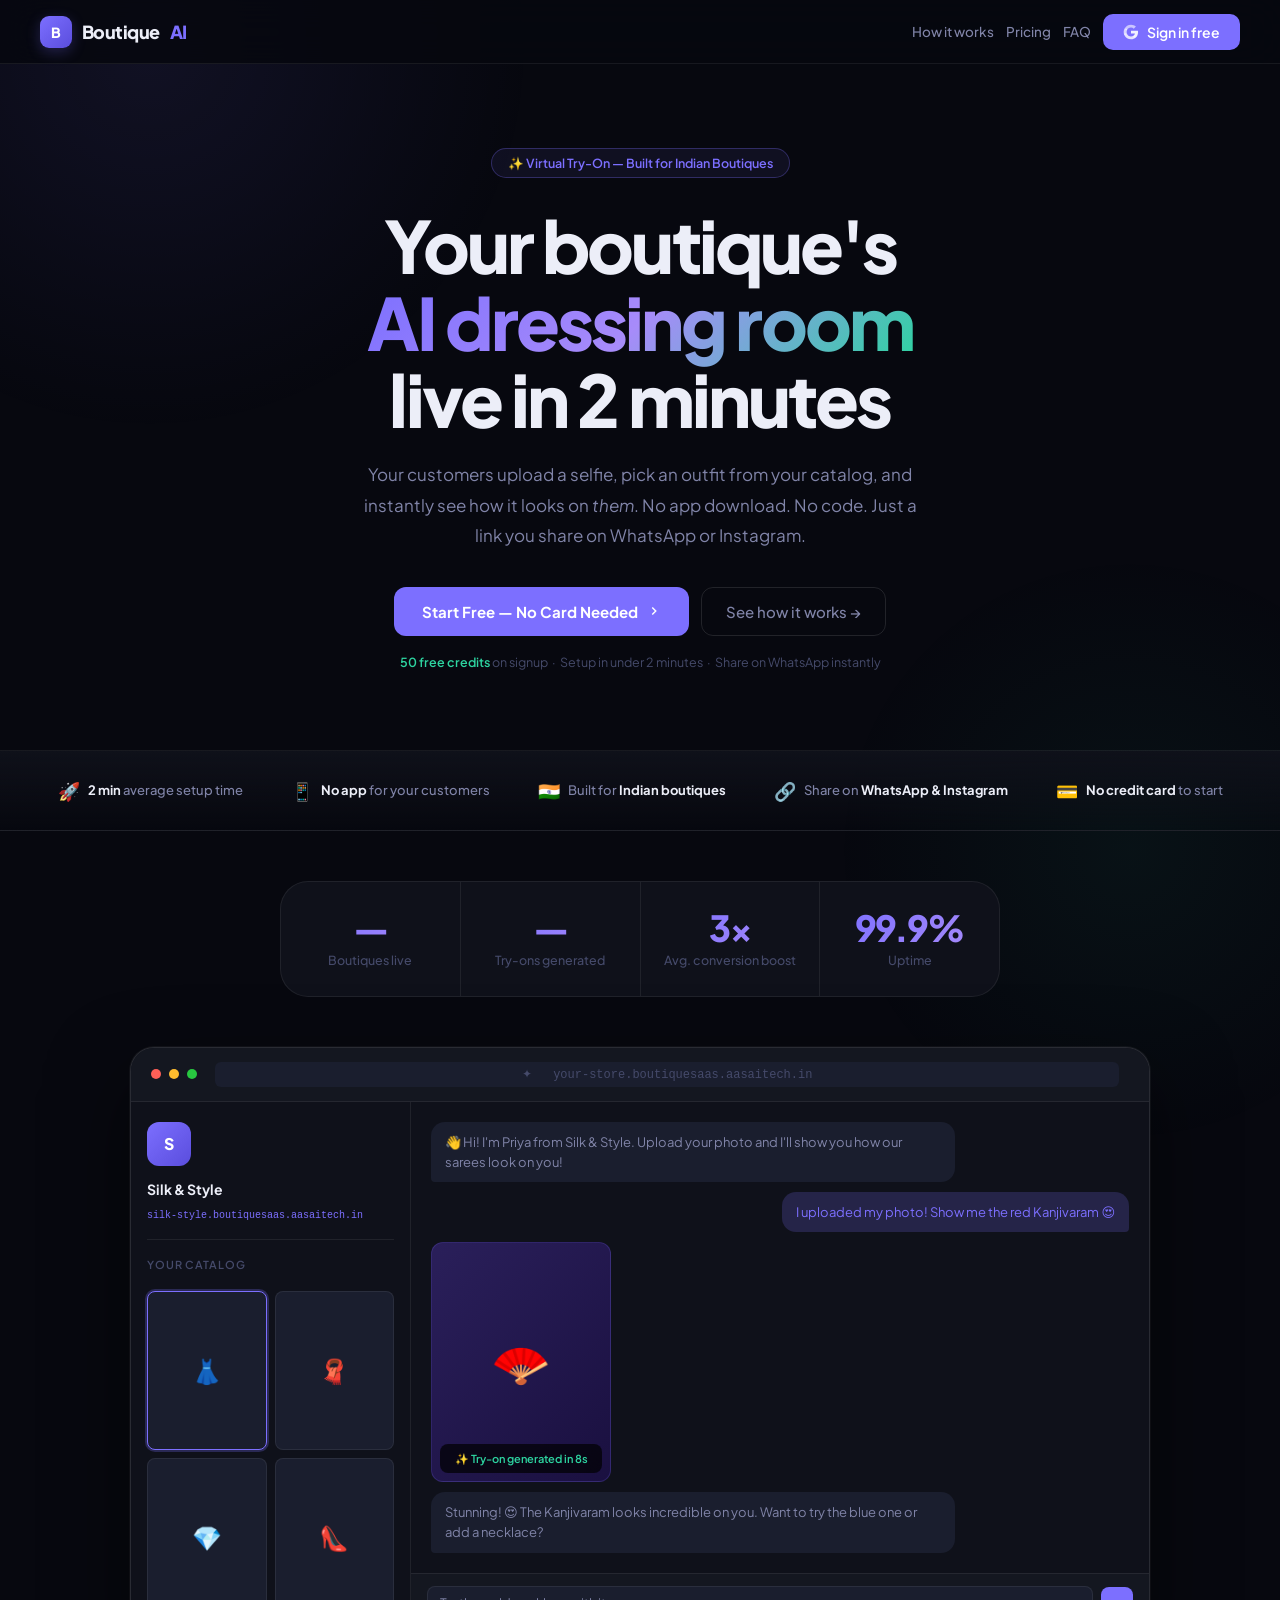
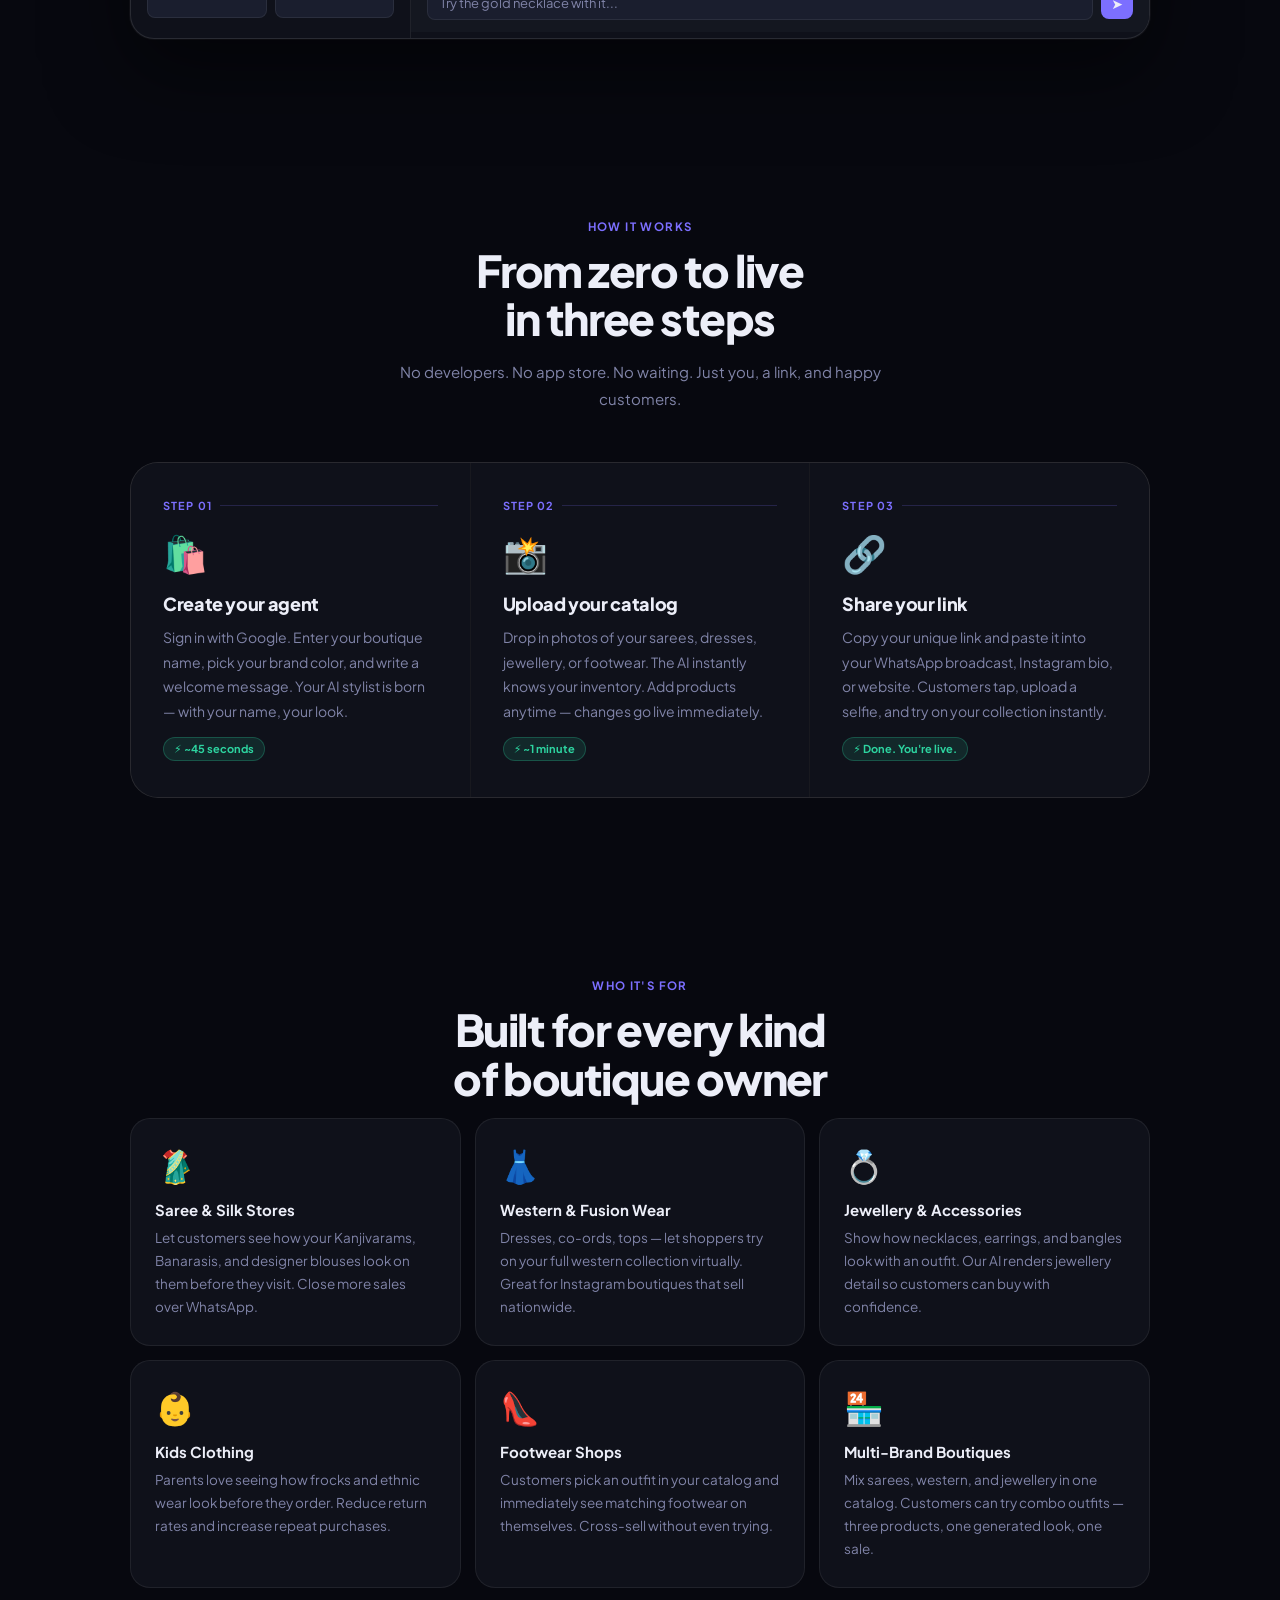
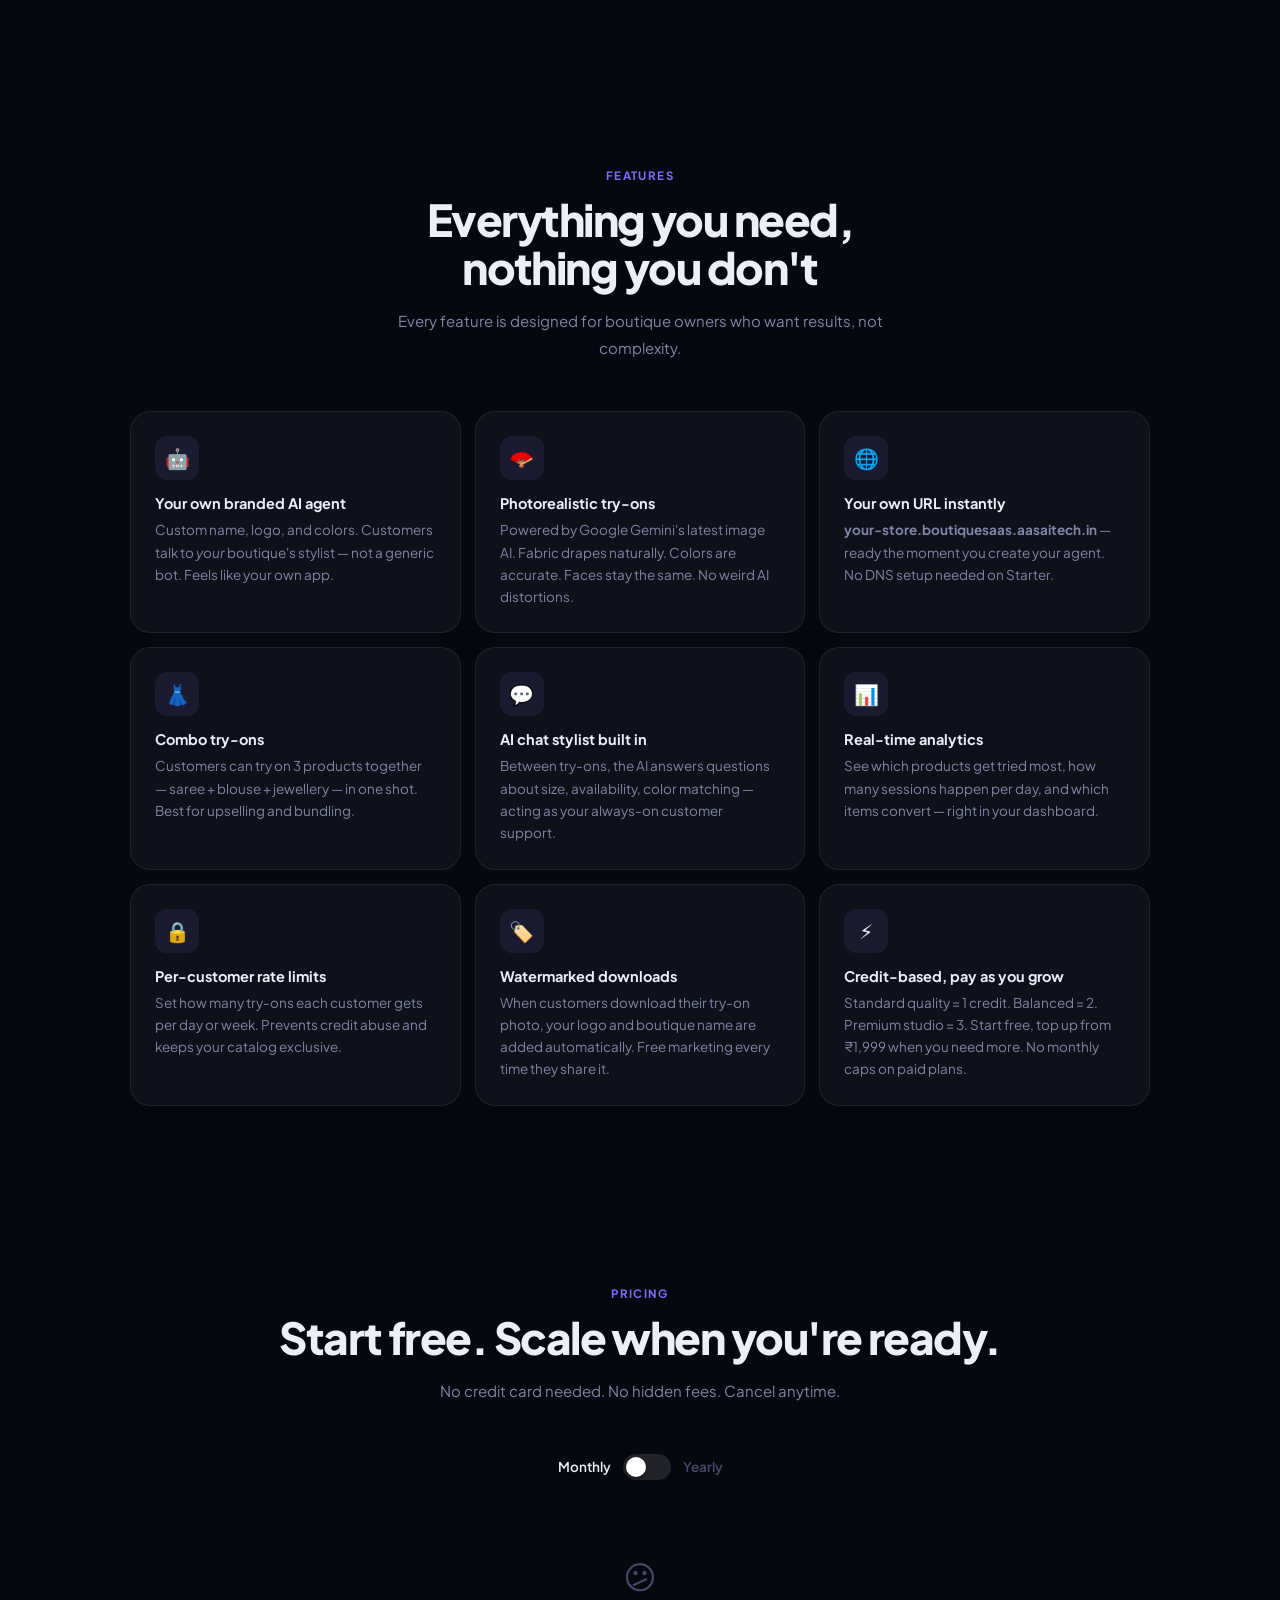
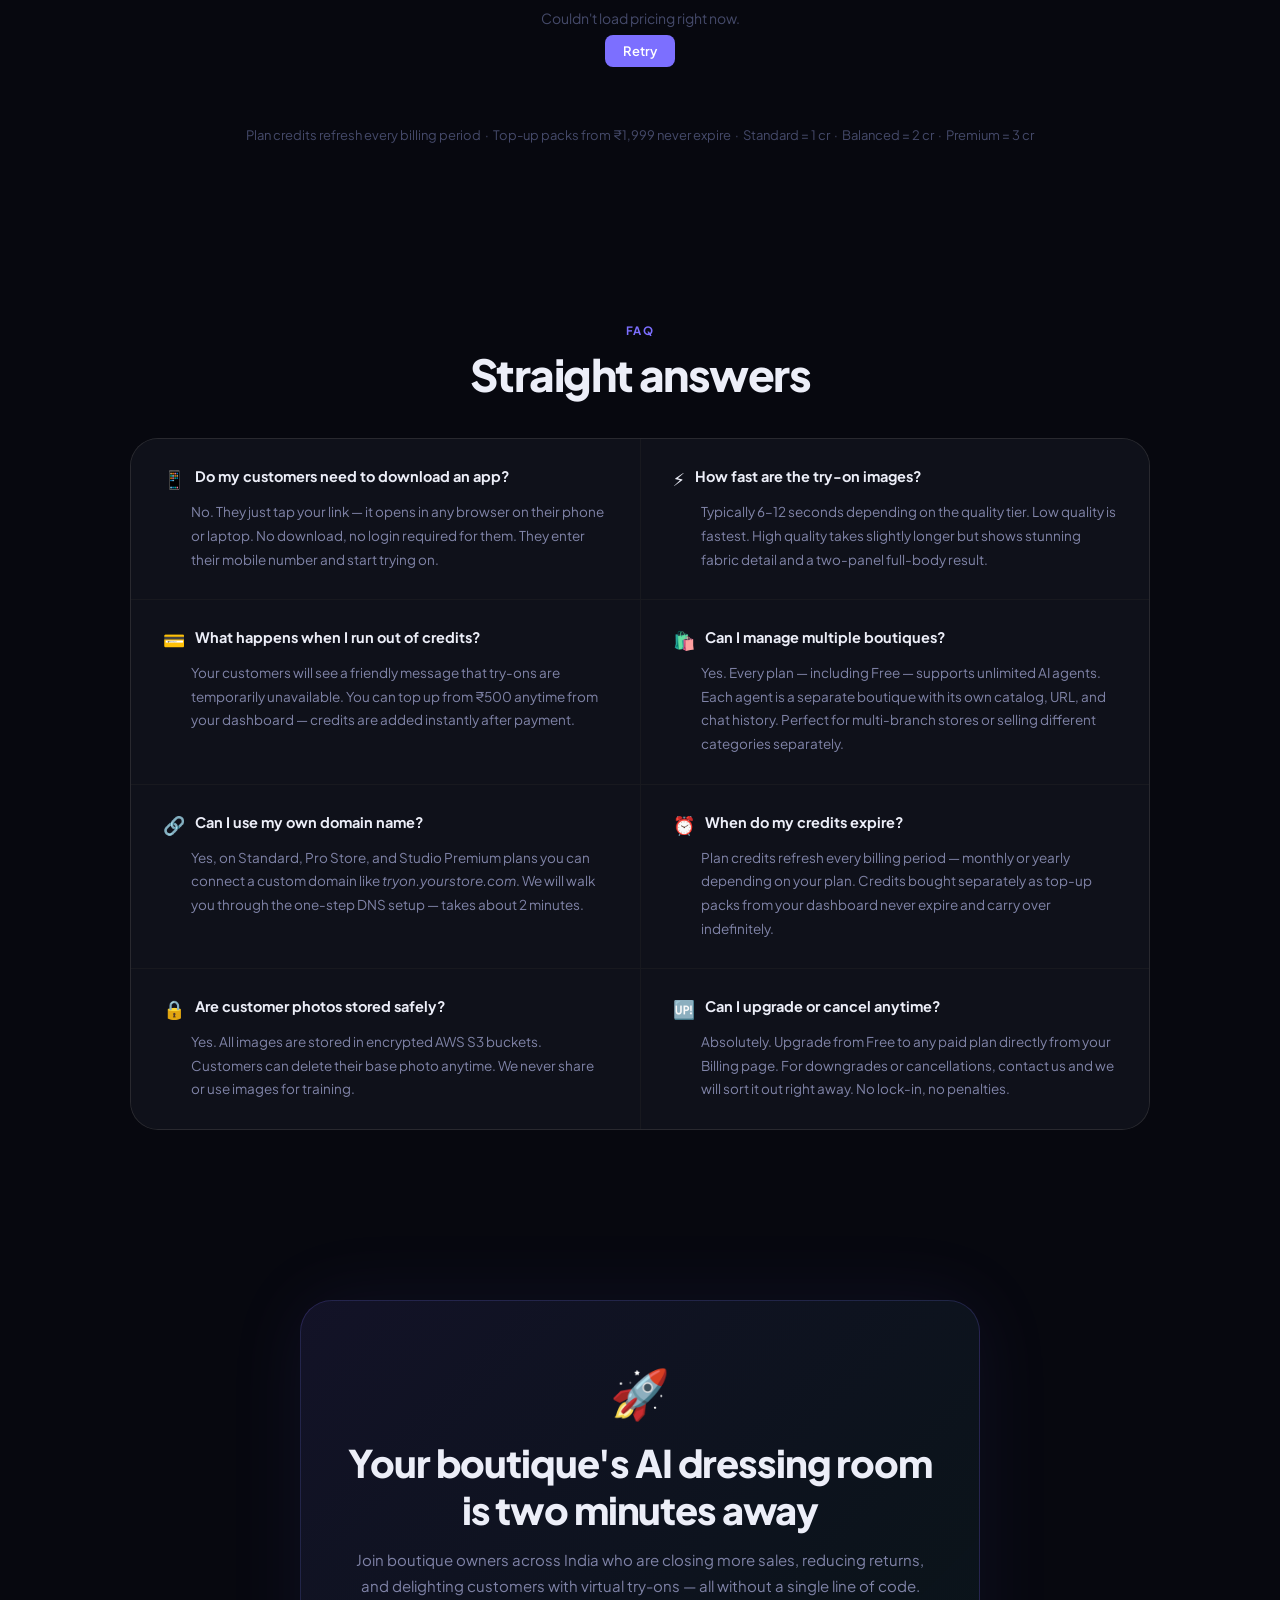
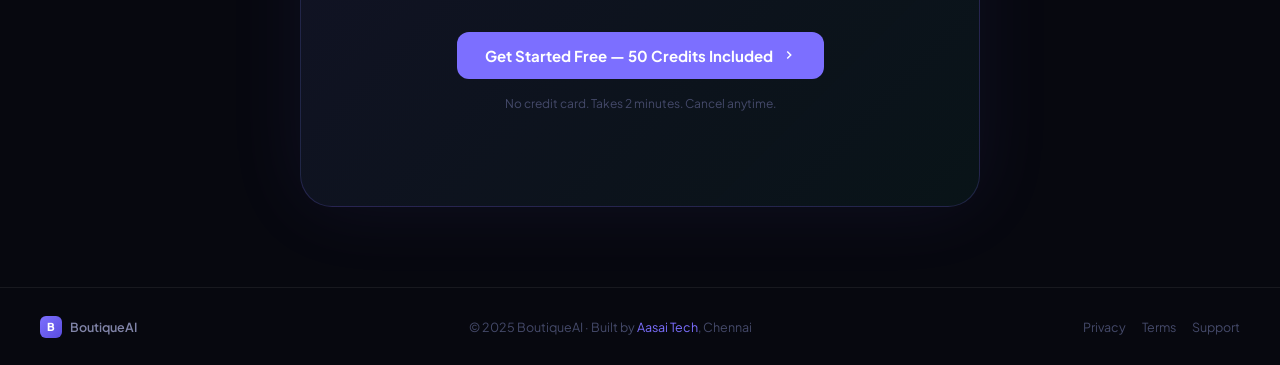
<file: conversations.html>
<!DOCTYPE html>
<html lang="en">
<head>
<meta charset="UTF-8">
<meta name="viewport" content="width=device-width,initial-scale=1.0,maximum-scale=1.0">
<title>Conversations — BoutiqueAI</title>
<link rel="preconnect" href="https://fonts.googleapis.com">
<link rel="preconnect" href="https://fonts.gstatic.com" crossorigin>
<link href="https://fonts.googleapis.com/css2?family=Plus+Jakarta+Sans:wght@300;400;500;600;700;800&family=JetBrains+Mono:wght@400;500;600&display=swap" rel="stylesheet">
<style>
/* ── Grid ── */
.customers-grid{display:grid;grid-template-columns:repeat(auto-fill,minmax(320px,1fr));gap:16px}
.customer-card{background:var(--surface);border:1px solid var(--border);border-radius:var(--r-lg);overflow:hidden;transition:var(--t);box-shadow:var(--sh-sm)}
.customer-card:hover{box-shadow:var(--sh);border-color:var(--border-md);transform:translateY(-1px)}
.customer-card-header{display:flex;align-items:center;gap:12px;padding:14px 16px;border-bottom:1px solid var(--border)}
.customer-avatar{width:40px;height:40px;border-radius:50%;display:flex;align-items:center;justify-content:center;font-size:15px;font-weight:700;color:#fff;flex-shrink:0;font-family:var(--mono)}
.customer-info{flex:1;min-width:0}
.customer-phone{font-size:13.5px;font-weight:700;font-family:var(--mono);color:var(--text);letter-spacing:.02em}
.customer-meta{display:flex;align-items:center;gap:6px;margin-top:3px;flex-wrap:wrap}
.agent-chip-sm{display:inline-flex;align-items:center;gap:4px;padding:2px 8px;border-radius:20px;font-size:10.5px;font-weight:600;white-space:nowrap;max-width:150px;overflow:hidden;text-overflow:ellipsis}
/* ── Try-on strip ── */
.tryon-strip{display:grid;grid-template-columns:repeat(4,1fr);gap:3px;padding:10px 12px;background:var(--surface-2)}
.tryon-thumb{aspect-ratio:3/4;border-radius:6px;overflow:hidden;background:var(--surface-3);position:relative;cursor:pointer}
.tryon-thumb img{width:100%;height:100%;object-fit:cover;transition:transform .2s ease;display:block}
.tryon-thumb:hover img{transform:scale(1.06)}
.tryon-thumb-empty{display:flex;align-items:center;justify-content:center;color:var(--text-3);font-size:20px;height:100%}
.tryon-more-badge{position:absolute;inset:0;background:rgba(0,0,0,.55);display:flex;align-items:center;justify-content:center;color:#fff;font-size:14px;font-weight:800;font-family:var(--mono)}
.customer-card-footer{display:flex;align-items:center;justify-content:space-between;padding:10px 14px;border-top:1px solid var(--border)}
.customer-footer-stats{display:flex;align-items:center;gap:12px}
.customer-stat{display:flex;align-items:center;gap:4px;font-size:11.5px;color:var(--text-3)}
.customer-stat strong{color:var(--text);font-weight:700}
/* ── Filter bar ── */
.filter-bar{display:flex;align-items:center;gap:10px;margin-bottom:18px;flex-wrap:wrap}
.search-wrap{position:relative;flex:1;min-width:200px}
.search-wrap input{padding-left:34px;width:100%;box-sizing:border-box}
.search-icon{position:absolute;left:10px;top:50%;transform:translateY(-50%);font-size:14px;pointer-events:none;opacity:.5}
/* ── Agent tabs ── */
.agent-tabs{display:flex;align-items:center;gap:6px;flex-wrap:wrap;margin-bottom:16px}
.agent-tab{display:inline-flex;align-items:center;gap:6px;padding:6px 12px;border-radius:20px;border:1.5px solid var(--border-md);background:var(--surface-2);font-size:12px;font-weight:600;cursor:pointer;transition:var(--t);white-space:nowrap;font-family:var(--font)}
.agent-tab:hover{border-color:var(--accent);background:var(--accent-dim)}
.agent-tab.active{border-color:var(--accent);background:var(--accent-dim);color:var(--accent)}
.agent-tab .tab-count{font-size:10px;padding:1px 5px;border-radius:10px;background:rgba(0,0,0,.08);font-weight:700}
.agent-tab.active .tab-count{background:var(--accent);color:#fff}
/* ── Export button ── */
.export-btn{display:inline-flex;align-items:center;gap:6px;padding:7px 14px;border-radius:var(--r-sm);border:1.5px solid var(--border-md);background:var(--surface-2);font-size:12.5px;font-weight:600;cursor:pointer;transition:var(--t);font-family:var(--font);color:var(--text);white-space:nowrap}
.export-btn:hover{border-color:var(--green,#19a37a);color:var(--green,#19a37a);background:var(--green-dim,rgba(25,163,122,.08))}
.export-btn:disabled{opacity:.5;cursor:not-allowed}
.export-btn svg{flex-shrink:0}
/* ── Export modal ── */
.export-modal-body{display:flex;flex-direction:column;gap:14px}
.export-option{display:flex;align-items:flex-start;gap:10px;padding:12px 14px;border:1.5px solid var(--border-md);border-radius:var(--r-sm);cursor:pointer;transition:var(--t);background:var(--surface-2)}
.export-option:hover{border-color:var(--accent);background:var(--accent-dim)}
.export-option.selected{border-color:var(--accent);background:var(--accent-dim)}
.export-option input[type=radio]{margin-top:2px;accent-color:var(--accent)}
.export-option-label{font-size:13px;font-weight:700;color:var(--text)}
.export-option-desc{font-size:11.5px;color:var(--text-3);margin-top:2px}
.export-fields{display:flex;flex-direction:column;gap:6px}
.export-field-row{display:flex;align-items:center;gap:8px;font-size:13px;cursor:pointer;color:var(--text)}
.export-field-row input[type=checkbox]{accent-color:var(--accent);width:14px;height:14px;cursor:pointer}
/* ── Lightbox ── */
#lightbox{position:fixed;inset:0;background:rgba(0,0,0,.9);backdrop-filter:blur(12px);z-index:999;display:flex;align-items:center;justify-content:center;padding:20px;opacity:0;transition:opacity .2s ease;pointer-events:none}
#lightbox.open{opacity:1;pointer-events:all}
#lightbox img{max-width:100%;max-height:90vh;border-radius:var(--r-lg);box-shadow:0 24px 80px rgba(0,0,0,.6);transform:scale(.96);transition:transform .22s ease}
#lightbox.open img{transform:scale(1)}
#lb-close{position:fixed;top:20px;right:20px;width:36px;height:36px;border-radius:50%;background:rgba(255,255,255,.12);border:none;color:#fff;font-size:18px;cursor:pointer;display:flex;align-items:center;justify-content:center;transition:background .15s;z-index:1000}
#lb-close:hover{background:rgba(255,255,255,.22)}
#lb-caption{position:fixed;bottom:24px;left:50%;transform:translateX(-50%);background:rgba(0,0,0,.7);color:#fff;font-size:12px;padding:7px 16px;border-radius:20px;font-family:var(--mono);white-space:nowrap;z-index:1000}
/* ── Pagination ── */
.pagination{display:flex;align-items:center;justify-content:space-between;padding:18px 0 0;flex-wrap:wrap;gap:10px}
.page-info{font-size:12.5px;color:var(--text-3)}
.page-btns{display:flex;gap:6px}
@media(max-width:640px){
  .customers-grid{grid-template-columns:1fr}
  .tryon-strip{grid-template-columns:repeat(3,1fr)}
  .filter-bar{flex-direction:column;align-items:stretch}
  .filter-bar .export-btn{justify-content:center}
}
</style>
<link rel="stylesheet" href="shared.css">
<script>
;(function(){
  var d=localStorage.getItem('ba_theme')==='dark';
  document.documentElement[d?'setAttribute':'removeAttribute']('data-theme','dark');
  document.documentElement.style.background=d?'#07080D':'#F2F3F9';
})();
</script>
<script src="api.js"></script>
<script src="nav.js"></script>
</head>
<body>
<div id="toast-container"></div>
<div class="mobile-topbar">
  <div class="mob-left">
    <button class="hamburger" onclick="openMobileSidebar()">
      <svg viewBox="0 0 16 16"><line x1="1" y1="4" x2="15" y2="4"/><line x1="1" y1="8" x2="15" y2="8"/><line x1="1" y1="12" x2="15" y2="12"/></svg>
    </button>
    <a class="mob-logo" href="home.html">Boutique<span>AI</span></a>
  </div>
  <div class="mob-right"><button class="theme-toggle" style="font-size:15px;"></button></div>
</div>
<div class="sidebar-backdrop" id="sidebarBackdrop" onclick="closeMobileSidebar()"></div>
<div class="sidebar" id="sidebar"></div>

<div id="page-skeleton">
  <div class="skel-topbar">
    <div class="skel" style="height:13px;width:180px;border-radius:4px"></div>
  </div>
  <div class="skel-body">
    <div class="stats-row" style="grid-template-columns:repeat(3,1fr);margin-bottom:20px">
      <div class="skel" style="height:78px;border-radius:var(--r-lg)"></div>
      <div class="skel" style="height:78px;border-radius:var(--r-lg);opacity:.8"></div>
      <div class="skel" style="height:78px;border-radius:var(--r-lg);opacity:.6"></div>
    </div>
    <div style="display:grid;grid-template-columns:repeat(3,1fr);gap:16px">
      <div class="skel" style="height:220px;border-radius:var(--r-lg)"></div>
      <div class="skel" style="height:220px;border-radius:var(--r-lg);opacity:.8"></div>
      <div class="skel" style="height:220px;border-radius:var(--r-lg);opacity:.6"></div>
    </div>
  </div>
</div>

<div class="main-wrap">
  <div class="topbar">
    <div class="topbar-left"><span class="topbar-title">Conversations</span></div>
    <div class="topbar-right">
      <button class="theme-toggle" style="font-size:15px;"></button>
      <button class="export-btn" onclick="openExportModal()" id="export-btn-top" title="Export customers to CSV">
        <svg width="14" height="14" fill="none" stroke="currentColor" stroke-width="2.2" viewBox="0 0 24 24">
          <path d="M21 15v4a2 2 0 0 1-2 2H5a2 2 0 0 1-2-2v-4"/>
          <polyline points="7 10 12 15 17 10"/>
          <line x1="12" y1="15" x2="12" y2="3"/>
        </svg>
        Export CSV
      </button>
    </div>
  </div>

  <div class="content" id="page-content" style="display:none">

    <!-- Stats row -->
    <div class="stats-row" style="grid-template-columns:repeat(3,1fr);margin-bottom:22px">
      <div class="stat-card">
        <div class="stat-icon-wrap">👤</div>
        <div class="stat-info">
          <div class="stat-label">Total Customers</div>
          <div class="stat-value loading" id="s-customers">—</div>
        </div>
      </div>
      <div class="stat-card">
        <div class="stat-icon-wrap">👗</div>
        <div class="stat-info">
          <div class="stat-label">Try-Ons Generated</div>
          <div class="stat-value loading" id="s-tryons">—</div>
        </div>
      </div>
      <div class="stat-card">
        <div class="stat-icon-wrap">🤖</div>
        <div class="stat-info">
          <div class="stat-label">Published Agents</div>
          <div class="stat-value loading" id="s-agents">—</div>
        </div>
      </div>
    </div>

    <!-- Agent tabs -->
    <div class="agent-tabs" id="agent-tabs">
      <button class="agent-tab active" data-agent-id="" onclick="selectAgentTab(this)">
        All Agents
        <span class="tab-count" id="tab-count-all">—</span>
      </button>
      <!-- agent tabs injected here -->
    </div>

    <!-- Filter bar -->
    <div class="filter-bar">
      <div class="search-wrap">
        <span class="search-icon">🔍</span>
        <input class="input" id="phone-search" placeholder="Search by phone number…" oninput="onSearch()">
      </div>
      <select class="select" id="sort-filter" style="width:auto;min-width:160px" onchange="loadCustomers(true)">
        <option value="recent">Most Recent</option>
        <option value="most_tryons">Most Try-Ons</option>
        <option value="least_tryons">Least Try-Ons</option>
      </select>
      <button class="btn btn-secondary btn-sm" onclick="loadCustomers(true)" id="refresh-btn">↻ Refresh</button>
      <button class="export-btn" onclick="openExportModal()" id="export-btn-bar">
        <svg width="13" height="13" fill="none" stroke="currentColor" stroke-width="2.2" viewBox="0 0 24 24">
          <path d="M21 15v4a2 2 0 0 1-2 2H5a2 2 0 0 1-2-2v-4"/>
          <polyline points="7 10 12 15 17 10"/>
          <line x1="12" y1="15" x2="12" y2="3"/>
        </svg>
        Export CSV
      </button>
    </div>

    <div id="customers-grid" class="customers-grid"></div>

    <div class="pagination" id="pagination-wrap" style="display:none">
      <span class="page-info" id="page-info">—</span>
      <div class="page-btns">
        <button class="btn btn-secondary btn-sm" id="btn-prev" onclick="changePage(-1)" disabled>← Prev</button>
        <button class="btn btn-secondary btn-sm" id="btn-next" onclick="changePage(1)">Next →</button>
      </div>
    </div>

  </div>
</div>

<!-- ══════════════════════════════════════════════════════════════
     Export CSV Modal
═══════════════════════════════════════════════════════════════ -->
<div class="modal-overlay" id="export-modal">
  <div class="modal" style="max-width:460px">
    <div class="modal-header">
      <div>
        <div class="modal-title">Export Customers to CSV</div>
        <div style="font-size:12px;color:var(--text-3);margin-top:3px" id="export-modal-sub">Download customer data as a spreadsheet</div>
      </div>
      <button class="modal-close" onclick="closeExportModal()">✕</button>
    </div>
    <div class="modal-body export-modal-body">

      <!-- Scope -->
      <div>
        <div style="font-size:12px;font-weight:700;color:var(--text-3);text-transform:uppercase;letter-spacing:.07em;margin-bottom:8px">Export Scope</div>
        <label class="export-option selected" id="scope-current-label">
          <input type="radio" name="export-scope" value="current" checked onchange="updateExportPreview()">
          <div>
            <div class="export-option-label">Current view</div>
            <div class="export-option-desc" id="scope-current-desc">Customers matching current agent filter &amp; search</div>
          </div>
        </label>
        <label class="export-option" id="scope-all-label" style="margin-top:6px">
          <input type="radio" name="export-scope" value="all" onchange="updateExportPreview()">
          <div>
            <div class="export-option-label">All customers</div>
            <div class="export-option-desc">Every customer across all your agents</div>
          </div>
        </label>
      </div>

      <!-- Columns -->
      <div>
        <div style="font-size:12px;font-weight:700;color:var(--text-3);text-transform:uppercase;letter-spacing:.07em;margin-bottom:8px">
          Columns to include
          <button onclick="toggleAllExportFields(true)" style="background:none;border:none;color:var(--accent);font-size:11px;cursor:pointer;margin-left:8px;font-weight:600">All</button>
          <button onclick="toggleAllExportFields(false)" style="background:none;border:none;color:var(--text-3);font-size:11px;cursor:pointer;margin-left:4px;font-weight:600">None</button>
        </div>
        <div class="export-fields">
          <label class="export-field-row"><input type="checkbox" id="ef-mobile" checked><span>Mobile Number</span><span style="margin-left:auto;font-size:10px;color:var(--text-3);font-family:var(--mono)">mobile</span></label>
          <label class="export-field-row"><input type="checkbox" id="ef-agent" checked><span>Agent Name</span><span style="margin-left:auto;font-size:10px;color:var(--text-3);font-family:var(--mono)">agent_name</span></label>
          <label class="export-field-row"><input type="checkbox" id="ef-business" checked><span>Business Name</span><span style="margin-left:auto;font-size:10px;color:var(--text-3);font-family:var(--mono)">business_name</span></label>
          <label class="export-field-row"><input type="checkbox" id="ef-tryons" checked><span>Try-On Count</span><span style="margin-left:auto;font-size:10px;color:var(--text-3);font-family:var(--mono)">tryon_count</span></label>
          <label class="export-field-row"><input type="checkbox" id="ef-last-seen" checked><span>Last Active</span><span style="margin-left:auto;font-size:10px;color:var(--text-3);font-family:var(--mono)">last_seen_at</span></label>
          <label class="export-field-row"><input type="checkbox" id="ef-joined" checked><span>Joined Date</span><span style="margin-left:auto;font-size:10px;color:var(--text-3);font-family:var(--mono)">joined_at</span></label>
          <label class="export-field-row"><input type="checkbox" id="ef-base-photo"><span>Has Base Photo</span><span style="margin-left:auto;font-size:10px;color:var(--text-3);font-family:var(--mono)">has_base_photo</span></label>
          <label class="export-field-row"><input type="checkbox" id="ef-category"><span>Agent Category</span><span style="margin-left:auto;font-size:10px;color:var(--text-3);font-family:var(--mono)">category</span></label>
        </div>
      </div>

      <!-- Preview -->
      <div id="export-preview" style="padding:10px 12px;background:var(--surface-2);border:1px solid var(--border);border-radius:var(--r-sm);font-size:11.5px;font-family:var(--mono);color:var(--text-2);line-height:1.8;word-break:break-all">
        —
      </div>

    </div>
    <div class="modal-footer">
      <button class="btn btn-secondary" onclick="closeExportModal()">Cancel</button>
      <button class="btn btn-primary" id="export-confirm-btn" onclick="doExport()">
        <svg width="13" height="13" fill="none" stroke="currentColor" stroke-width="2.5" viewBox="0 0 24 24" style="margin-right:5px">
          <path d="M21 15v4a2 2 0 0 1-2 2H5a2 2 0 0 1-2-2v-4"/>
          <polyline points="7 10 12 15 17 10"/>
          <line x1="12" y1="15" x2="12" y2="3"/>
        </svg>
        Download CSV
      </button>
    </div>
  </div>
</div>

<!-- Lightbox -->
<div id="lightbox" onclick="if(event.target===this)closeLightbox()">
  <button id="lb-close" onclick="closeLightbox()">✕</button>
  <img id="lb-img" src="" alt="">
  <div id="lb-caption"></div>
</div>

<script>
// ── State ─────────────────────────────────────────────────
let currentSkip    = 0
let currentTotal   = 0
const LIMIT        = 24
let agentsMap      = {}       // id → agent obj
let agentCounts    = {}       // id → customer count
let searchTimer    = null
let activeAgentId  = ''       // '' = all
let lastCustomers  = []       // current page customers (for quick export)

// ── Helpers ───────────────────────────────────────────────
function maskPhone(mobile) {
  const m = String(mobile||'').replace(/\D/g,'').slice(-10)
  if (m.length < 6) return mobile
  return '+91 ' + m.slice(0,2) + 'X'.repeat(m.length-6) + m.slice(-4)
}
function rawPhone(mobile) {
  return String(mobile||'').replace(/\D/g,'').slice(-10)
}
function phoneInitial(mobile) {
  return String(mobile||'').replace(/\D/g,'').slice(-1) || '?'
}
function fmtDay(iso) {
  if (!iso) return ''
  return new Date(iso).toLocaleDateString('en-IN',{day:'numeric',month:'short',year:'numeric'})
}
function fmtDateTime(iso) {
  if (!iso) return ''
  return new Date(iso).toLocaleString('en-IN',{day:'numeric',month:'short',year:'numeric',hour:'2-digit',minute:'2-digit'})
}
function fmtRelative(d) {
  if (!d) return ''
  const s = Math.round((Date.now() - new Date(d)) / 1000)
  if (s < 60)    return 'just now'
  if (s < 3600)  return Math.floor(s/60)+'m ago'
  if (s < 86400) return Math.floor(s/3600)+'h ago'
  return Math.floor(s/86400)+'d ago'
}
function fmtNum(n) { return n>=1000 ? (n/1000).toFixed(1)+'k' : String(n) }

// ── Agents + Tabs ─────────────────────────────────────────
async function loadAgents() {
  try {
    const data   = await apiFetch('/agents')
    const agents = data.agents || []
    agentsMap    = {}
    agents.forEach(a => { agentsMap[a._id] = a })

    const pub = agents.filter(a => a.published).length
    document.getElementById('s-agents').textContent = pub
    document.getElementById('s-agents').classList.remove('loading')

    // Build agent tabs
    const tabBar = document.getElementById('agent-tabs')
    // remove existing agent tabs (keep "All")
    tabBar.querySelectorAll('.agent-tab[data-agent-id]:not([data-agent-id=""])').forEach(t => t.remove())

    agents.forEach(a => {
      const tab = document.createElement('button')
      tab.className = 'agent-tab'
      tab.dataset.agentId = a._id
      tab.style.setProperty('--tab-color', a.brand_color || '#7C6FFF')
      tab.innerHTML = `
        <span style="width:8px;height:8px;border-radius:50%;background:${a.brand_color||'#7C6FFF'};flex-shrink:0"></span>
        ${a.agent_name || a.business_name || 'Agent'}
        <span class="tab-count" id="tab-count-${a._id}">—</span>
      `
      tab.onclick = () => selectAgentTab(tab)
      tabBar.appendChild(tab)
    })

    // Legacy dropdown for mobile fallback (hidden but keeps filter logic)
    const sel = document.getElementById('agent-filter-hidden')
    if (sel) {
      agents.forEach(a => {
        const o = document.createElement('option')
        o.value = a._id
        o.textContent = a.agent_name || a.business_name || 'Agent'
        sel.appendChild(o)
      })
    }
    return agents
  } catch(e) { return [] }
}

function selectAgentTab(tab) {
  document.querySelectorAll('.agent-tab').forEach(t => t.classList.remove('active'))
  tab.classList.add('active')
  activeAgentId = tab.dataset.agentId || ''
  loadCustomers(true)
}

// ── Main load ─────────────────────────────────────────────
async function loadCustomers(resetPage = false) {
  if (resetPage) currentSkip = 0
  const btn = document.getElementById('refresh-btn')
  btn.disabled = true; btn.textContent = '↻ Loading…'

  const sortVal = document.getElementById('sort-filter').value

  try {
    let customers = [], total = 0, totalTryons = 0

    try {
      let qs = `limit=${LIMIT}&skip=${currentSkip}`
      if (activeAgentId) qs += `&agent_id=${activeAgentId}`
      const data = await apiFetch(`/owner/customers?${qs}`)
      if (data && Array.isArray(data.customers)) {
        customers   = data.customers
        total       = data.total || customers.length
        totalTryons = data.total_tryons || 0

        // Update tab counts from data.agents customer breakdown if available
        if (data.agents && Array.isArray(data.agents)) {
          data.agents.forEach(a => {
            const el = document.getElementById('tab-count-'+a._id)
            if (el) el.textContent = '—'
          })
        }
      } else throw new Error('use fallback')
    } catch {
      customers   = await fallbackLoadCustomers(activeAgentId)
      total       = customers.length
      totalTryons = customers.reduce((s,c) => s+(c.tryon_count||0), 0)
    }

    currentTotal = total

    // Client-side phone search
    const phoneQ = document.getElementById('phone-search').value.replace(/\D/g,'')
    if (phoneQ) {
      customers = customers.filter(c => String(c.mobile||'').includes(phoneQ))
    }

    // Client-side sort
    if (sortVal === 'most_tryons') {
      customers = [...customers].sort((a,b) => (b.tryon_count||0)-(a.tryon_count||0))
    } else if (sortVal === 'least_tryons') {
      customers = [...customers].sort((a,b) => (a.tryon_count||0)-(b.tryon_count||0))
    }
    // 'recent' → already sorted by API

    lastCustomers = customers // store for export

    // Stats
    document.getElementById('s-customers').textContent = total
    document.getElementById('s-tryons').textContent    = fmtNum(totalTryons)
    document.querySelectorAll('.stat-value.loading').forEach(e=>e.classList.remove('loading'))

    // Update "All" tab count
    if (!activeAgentId) {
      document.getElementById('tab-count-all').textContent = total
    }

    // Pagination
    const from = currentSkip + 1
    const to   = Math.min(currentSkip + customers.length, total)
    document.getElementById('page-info').textContent = total
      ? `Showing ${from}–${to} of ${total} customers`
      : 'No customers found'
    document.getElementById('btn-prev').disabled = currentSkip === 0
    document.getElementById('btn-next').disabled = (currentSkip + LIMIT) >= total
    document.getElementById('pagination-wrap').style.display = total > LIMIT ? 'flex' : 'none'

    renderGrid(customers)
  } catch(err) {
    toast('Failed to load: '+err.message, 'error')
    renderEmpty()
  } finally {
    btn.disabled = false; btn.textContent = '↻ Refresh'
  }
}

// ── Fallback ──────────────────────────────────────────────
async function fallbackLoadCustomers(agentFilter) {
  const agentIds = agentFilter ? [agentFilter] : Object.keys(agentsMap)
  if (!agentIds.length) return []
  const grouped = {}
  await Promise.all(agentIds.map(async aId => {
    try {
      const data = await apiFetch(`/agents/${aId}/tryons?limit=100`)
      for (const c of (data.customers||[])) {
        const key = `${aId}:${c.mobile}`
        grouped[key] = {
          mobile:        c.mobile,
          agent_id:      aId,
          agent:         agentsMap[aId] || null,
          tryon_count:   c.count || c.tryons?.length || 0,
          recent_tryons: (c.tryons||[]).slice(0,4),
          has_base_image:false,
          last_seen_at:  c.tryons?.[0]?.created_at || null,
          created_at:    null,
        }
      }
    } catch {}
  }))
  return Object.values(grouped).sort((a,b) => {
    const ta = a.last_seen_at ? new Date(a.last_seen_at).getTime() : 0
    const tb = b.last_seen_at ? new Date(b.last_seen_at).getTime() : 0
    return tb - ta
  })
}

// ── Render grid ───────────────────────────────────────────
function renderGrid(customers) {
  const grid = document.getElementById('customers-grid')
  if (!customers.length) { renderEmpty(); return }

  grid.innerHTML = customers.map(c => {
    const agent      = c.agent || agentsMap[c.agent_id] || null
    const agentName  = agent ? (agent.agent_name || agent.business_name || 'Agent') : 'Unknown'
    const agentColor = agent?.brand_color || '#7C6FFF'
    const masked     = maskPhone(c.mobile)
    const lastSeen   = c.last_seen_at ? fmtRelative(c.last_seen_at) : '—'
    const tryons     = c.recent_tryons || []
    const count      = c.tryon_count || tryons.length || 0

    const thumbs = [0,1,2,3].map(i => {
      const t = tryons[i]
      if (!t) return `<div class="tryon-thumb"><div class="tryon-thumb-empty">👗</div></div>`
      const url = t.result_url || t.image_url || ''
      const day = fmtDay(t.created_at)
      const showMore = i === 3 && count > 4
      return `<div class="tryon-thumb" onclick="openLightbox('${url.replace(/'/g,'&#39;')}','${masked} · ${day}')" title="${day}">
        <img src="${url}" alt="try-on" loading="lazy">
        ${showMore ? `<div class="tryon-more-badge">+${count-3}</div>` : ''}
      </div>`
    }).join('')

    const agentIdSafe = (c.agent_id||'').replace(/'/g,'')
    const mobileSafe  = (c.mobile||'').replace(/'/g,'')
    const maskedSafe  = masked.replace(/'/g,'')

    return `<div class="customer-card">
      <div class="customer-card-header">
        <div class="customer-avatar" style="background:linear-gradient(135deg,${agentColor},${agentColor}99)">
          ${phoneInitial(c.mobile)}
        </div>
        <div class="customer-info">
          <div class="customer-phone">${masked}</div>
          <div class="customer-meta">
            <span class="agent-chip-sm" style="background:${agentColor}18;color:${agentColor};border:1px solid ${agentColor}30">
              🤖 ${agentName}
            </span>
            ${c.has_base_image ? `<span title="Has base photo" style="font-size:13px">📸</span>` : ''}
          </div>
        </div>
      </div>
      <div class="tryon-strip">${thumbs}</div>
      <div class="customer-card-footer">
        <div class="customer-footer-stats">
          <span class="customer-stat">👗&nbsp;<strong>${count}</strong>&nbsp;try-ons</span>
          <span class="customer-stat">🕐&nbsp;${lastSeen}</span>
        </div>
        <button class="btn btn-secondary btn-sm"
          onclick="openAlbum('${agentIdSafe}','${mobileSafe}','${maskedSafe}')">
          Album →
        </button>
      </div>
    </div>`
  }).join('')
}

function renderEmpty() {
  document.getElementById('customers-grid').innerHTML = `
    <div class="empty-state" style="grid-column:1/-1;padding:64px 20px">
      <div class="empty-icon">👤</div>
      <div class="empty-title">No customers yet</div>
      <div class="empty-desc">When customers interact with your published agents and do a virtual try-on, they'll appear here with their try-on albums.</div>
      <a href="agents.html" class="btn btn-primary" style="margin-top:12px">View Agents →</a>
    </div>`
}

// ── Full album modal ──────────────────────────────────────
async function openAlbum(agentId, mobile, maskedPhone) {
  try {
    const data   = await apiFetch(`/public/album?agent_id=${agentId}&mobile=${encodeURIComponent(mobile)}`, { headers: apiHeaders(false) })
    const tryons = data.tryons || []
    if (!tryons.length) { toast('No try-ons found for this customer', 'info'); return }

    let m = document.getElementById('album-modal')
    if (m) m.remove()
    m = document.createElement('div')
    m.id = 'album-modal'
    m.style.cssText = 'position:fixed;inset:0;background:rgba(0,0,0,.85);backdrop-filter:blur(12px);z-index:998;overflow-y:auto;padding:24px 20px'
    m.innerHTML = `
      <div style="max-width:860px;margin:0 auto;width:100%">
        <div style="display:flex;align-items:center;justify-content:space-between;margin-bottom:20px">
          <div>
            <div style="font-size:17px;font-weight:800;color:#fff;letter-spacing:-.02em">${maskedPhone}</div>
            <div style="font-size:12px;color:rgba(255,255,255,.45);margin-top:2px">${tryons.length} try-on${tryons.length!==1?'s':''}</div>
          </div>
          <button onclick="document.getElementById('album-modal').remove()" style="background:rgba(255,255,255,.1);border:none;color:#fff;width:36px;height:36px;border-radius:50%;font-size:18px;cursor:pointer;display:flex;align-items:center;justify-content:center">✕</button>
        </div>
        <div style="display:grid;grid-template-columns:repeat(auto-fill,minmax(170px,1fr));gap:10px">
          ${tryons.map(t => `
            <div style="border-radius:10px;overflow:hidden;aspect-ratio:3/4;background:#111;cursor:pointer"
              onclick="openLightbox('${(t.result_url||'').replace(/'/g,'&#39;')}','${fmtDay(t.created_at)}')">
              <img src="${t.result_url||''}" alt="" style="width:100%;height:100%;object-fit:cover;display:block" loading="lazy">
            </div>`).join('')}
        </div>
      </div>`
    m.addEventListener('click', e => { if (e.target === m) m.remove() })
    document.body.appendChild(m)
  } catch(err) {
    toast('Could not load album: '+err.message, 'error')
  }
}

// ── Lightbox ──────────────────────────────────────────────
function openLightbox(url, caption) {
  document.getElementById('lb-img').src = url
  document.getElementById('lb-caption').textContent = caption || ''
  document.getElementById('lightbox').classList.add('open')
}
function closeLightbox() {
  document.getElementById('lightbox').classList.remove('open')
  setTimeout(() => { document.getElementById('lb-img').src = '' }, 250)
}
document.addEventListener('keydown', e => { if (e.key === 'Escape') { closeLightbox(); closeExportModal() } })

// ── Filters ───────────────────────────────────────────────
function onSearch() {
  clearTimeout(searchTimer)
  searchTimer = setTimeout(() => loadCustomers(true), 380)
}
function changePage(dir) {
  currentSkip = Math.max(0, currentSkip + dir * LIMIT)
  loadCustomers(false)
  window.scrollTo({top:0, behavior:'smooth'})
}

// ══════════════════════════════════════════════════════════
// CSV EXPORT
// ══════════════════════════════════════════════════════════

function openExportModal() {
  // Update the "current view" description
  const agentName = activeAgentId
    ? (agentsMap[activeAgentId]?.agent_name || agentsMap[activeAgentId]?.business_name || 'Agent')
    : 'all agents'
  const phone = document.getElementById('phone-search').value.trim()
  let desc = activeAgentId ? `Customers of "${agentName}"` : 'All customers'
  if (phone) desc += ` matching "${phone}"`
  desc += ` (${currentTotal} customer${currentTotal===1?'':'s'})`
  document.getElementById('scope-current-desc').textContent = desc
  document.getElementById('export-modal-sub').textContent =
    `${currentTotal} customer${currentTotal===1?'':'s'} in current view`

  // Highlight the scope radio options
  document.querySelectorAll('.export-option').forEach(el => el.classList.remove('selected'))
  document.getElementById('scope-current-label').classList.add('selected')

  updateExportPreview()
  document.getElementById('export-modal').classList.add('open')
}

function closeExportModal() {
  document.getElementById('export-modal').classList.remove('open')
}

function updateExportPreview() {
  // Highlight selected scope card
  document.querySelectorAll('.export-option').forEach(el => {
    const radio = el.querySelector('input[type=radio]')
    el.classList.toggle('selected', radio && radio.checked)
  })

  // Build header preview
  const cols = getSelectedColumns()
  document.getElementById('export-preview').textContent =
    cols.join(', ') || '(no columns selected)'
}

function toggleAllExportFields(on) {
  document.querySelectorAll('.export-fields input[type=checkbox]').forEach(cb => cb.checked = on)
  updateExportPreview()
}

function getSelectedColumns() {
  const map = [
    ['ef-mobile',     'Mobile'],
    ['ef-agent',      'Agent Name'],
    ['ef-business',   'Business Name'],
    ['ef-tryons',     'Try-On Count'],
    ['ef-last-seen',  'Last Active'],
    ['ef-joined',     'Joined Date'],
    ['ef-base-photo', 'Has Base Photo'],
    ['ef-category',   'Category'],
  ]
  return map.filter(([id]) => document.getElementById(id)?.checked).map(([,label]) => label)
}

/**
 * Fetch ALL customers for the given scope (no pagination) for export.
 * Uses a high limit to grab everything in one or a few requests.
 */
async function fetchAllForExport(scope) {
  if (scope === 'current' && lastCustomers.length > 0 && currentTotal <= LIMIT) {
    // Small set — use what we already have
    return lastCustomers
  }

  // For full export, fetch everything page by page
  const agentId = scope === 'current' ? activeAgentId : ''
  const phoneQ  = scope === 'current' ? document.getElementById('phone-search').value.replace(/\D/g,'') : ''
  const pageSize = 100
  let skip = 0
  const all = []

  while (true) {
    let qs = `limit=${pageSize}&skip=${skip}`
    if (agentId) qs += `&agent_id=${agentId}`

    let batch
    try {
      const data = await apiFetch(`/owner/customers?${qs}`)
      batch = data.customers || []
    } catch {
      // fallback
      batch = await fallbackLoadCustomers(agentId)
      // apply phone filter if needed
      if (phoneQ) batch = batch.filter(c => String(c.mobile||'').includes(phoneQ))
      return batch
    }

    // Phone filter (client-side, API doesn't support it server-side)
    if (phoneQ) {
      batch = batch.filter(c => String(c.mobile||'').includes(phoneQ))
    }

    all.push(...batch)
    skip += pageSize

    // If we got fewer than pageSize, we're done
    if (batch.length < pageSize) break

    // Safety cap: don't loop forever
    if (all.length >= 5000) break
  }

  return all
}

/**
 * Build a CSV string from a list of customer objects.
 */
function buildCSV(customers, scope) {
  const includeFields = {
    mobile:    document.getElementById('ef-mobile')?.checked,
    agent:     document.getElementById('ef-agent')?.checked,
    business:  document.getElementById('ef-business')?.checked,
    tryons:    document.getElementById('ef-tryons')?.checked,
    lastSeen:  document.getElementById('ef-last-seen')?.checked,
    joined:    document.getElementById('ef-joined')?.checked,
    basePhoto: document.getElementById('ef-base-photo')?.checked,
    category:  document.getElementById('ef-category')?.checked,
  }

  // Build header row
  const headers = []
  if (includeFields.mobile)    headers.push('Mobile')
  if (includeFields.agent)     headers.push('Agent Name')
  if (includeFields.business)  headers.push('Business Name')
  if (includeFields.tryons)    headers.push('Try-On Count')
  if (includeFields.lastSeen)  headers.push('Last Active')
  if (includeFields.joined)    headers.push('Joined Date')
  if (includeFields.basePhoto) headers.push('Has Base Photo')
  if (includeFields.category)  headers.push('Category')

  if (!headers.length) return null

  const csvEsc = val => {
    if (val === null || val === undefined) return ''
    const s = String(val)
    // Escape for CSV: wrap in quotes if it contains comma, quote, or newline
    if (s.includes(',') || s.includes('"') || s.includes('\n'))
      return '"' + s.replace(/"/g, '""') + '"'
    return s
  }

  const rows = [headers.join(',')]

  for (const c of customers) {
    const agent    = c.agent || agentsMap[c.agent_id] || null
    const row = []
    if (includeFields.mobile)    row.push(csvEsc(rawPhone(c.mobile)))
    if (includeFields.agent)     row.push(csvEsc(agent?.agent_name || agent?.business_name || ''))
    if (includeFields.business)  row.push(csvEsc(agent?.business_name || ''))
    if (includeFields.tryons)    row.push(csvEsc(c.tryon_count || 0))
    if (includeFields.lastSeen)  row.push(csvEsc(c.last_seen_at ? fmtDateTime(c.last_seen_at) : ''))
    if (includeFields.joined)    row.push(csvEsc(c.created_at   ? fmtDateTime(c.created_at)   : ''))
    if (includeFields.basePhoto) row.push(csvEsc(c.has_base_image ? 'Yes' : 'No'))
    if (includeFields.category)  row.push(csvEsc(agent?.category || ''))
    rows.push(row.join(','))
  }

  return rows.join('\r\n')
}

/**
 * Trigger a browser download of a CSV string.
 */
function downloadCSV(csv, filename) {
  // Add BOM for Excel UTF-8 compatibility
  const blob = new Blob(['\uFEFF' + csv], { type: 'text/csv;charset=utf-8;' })
  const url  = URL.createObjectURL(blob)
  const a    = document.createElement('a')
  a.href     = url
  a.download = filename
  a.style.display = 'none'
  document.body.appendChild(a)
  a.click()
  setTimeout(() => { URL.revokeObjectURL(url); a.remove() }, 1000)
}

async function doExport() {
  const scope = document.querySelector('input[name="export-scope"]:checked')?.value || 'current'
  const cols  = getSelectedColumns()
  if (!cols.length) { toast('Please select at least one column', 'error'); return }

  const btn = document.getElementById('export-confirm-btn')
  btn.disabled = true
  btn.innerHTML = `
    <svg width="13" height="13" fill="none" stroke="currentColor" stroke-width="2.5" viewBox="0 0 24 24" class="spin" style="margin-right:5px">
      <polyline points="23 4 23 10 17 10"/>
      <path d="M20.49 15a9 9 0 1 1-2.12-9.36L23 10"/>
    </svg>
    Exporting…`

  try {
    toast('Preparing CSV…', 'info', 2000)
    const customers = await fetchAllForExport(scope)

    if (!customers.length) {
      toast('No customers to export', 'info')
      return
    }

    const csv = buildCSV(customers, scope)
    if (!csv) { toast('No columns selected', 'error'); return }

    // Filename: boutique-customers-{agent|all}-{date}.csv
    const agentSlug = (activeAgentId && scope === 'current' && agentsMap[activeAgentId])
      ? (agentsMap[activeAgentId].slug || agentsMap[activeAgentId].agent_name || 'agent').replace(/\s+/g,'-').toLowerCase()
      : 'all'
    const dateStr  = new Date().toISOString().slice(0,10)
    const filename = `boutique-customers-${agentSlug}-${dateStr}.csv`

    downloadCSV(csv, filename)
    toast(`✅ Exported ${customers.length} customer${customers.length===1?'':'s'} to CSV`, 'success', 4000)
    closeExportModal()
  } catch(e) {
    toast('Export failed: ' + e.message, 'error')
  } finally {
    btn.disabled = false
    btn.innerHTML = `
      <svg width="13" height="13" fill="none" stroke="currentColor" stroke-width="2.5" viewBox="0 0 24 24" style="margin-right:5px">
        <path d="M21 15v4a2 2 0 0 1-2 2H5a2 2 0 0 1-2-2v-4"/>
        <polyline points="7 10 12 15 17 10"/>
        <line x1="12" y1="15" x2="12" y2="3"/>
      </svg>
      Download CSV`
  }
}

// ══════════════════════════════════════════════════════════
// Init
// ══════════════════════════════════════════════════════════
;(async () => {
  const nav = await renderNav('conversations')
  if (!nav) return
  await loadAgents()
  await loadCustomers()
  document.getElementById('page-content').style.display = 'block'
})()
</script>

<!-- Hidden fallback dropdown — keeps filter ID referenced in legacy code paths -->
<select id="agent-filter-hidden" style="display:none"><option value="">All Agents</option></select>
</body>
</html>
</file>
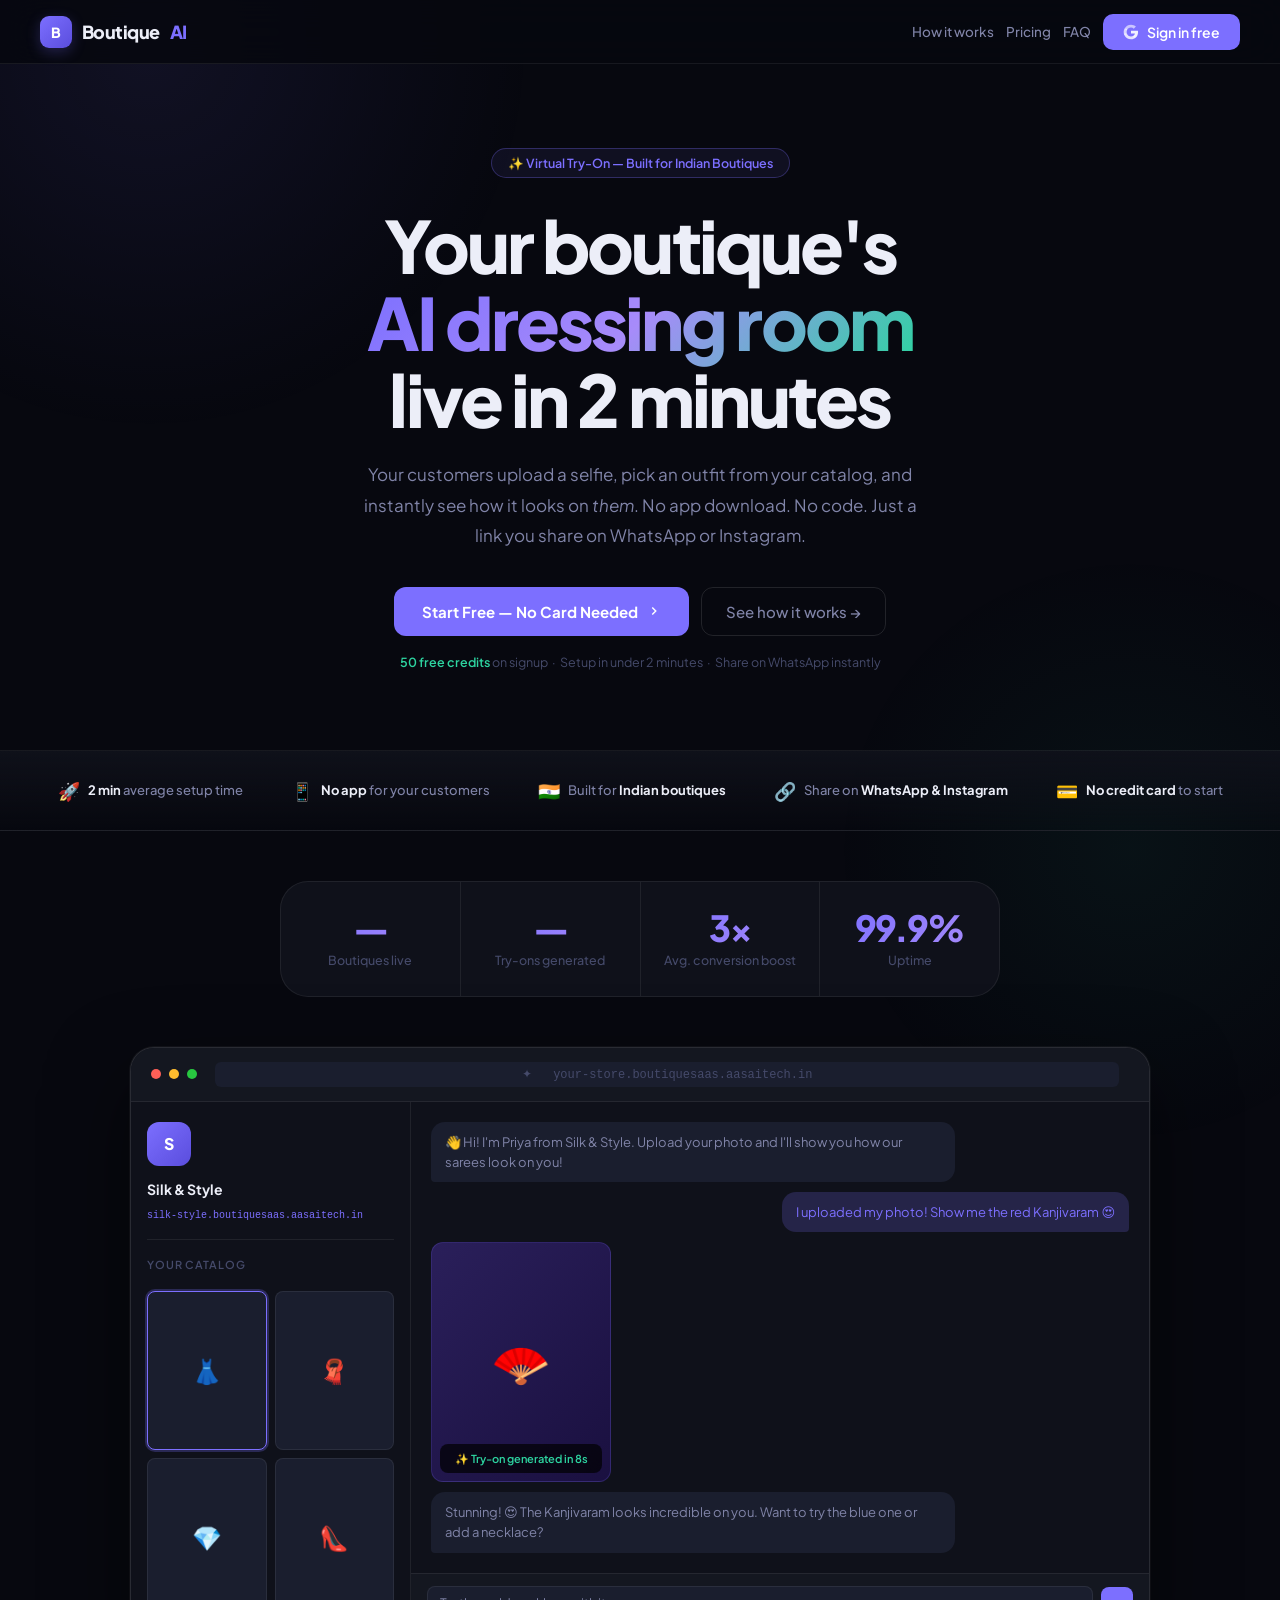
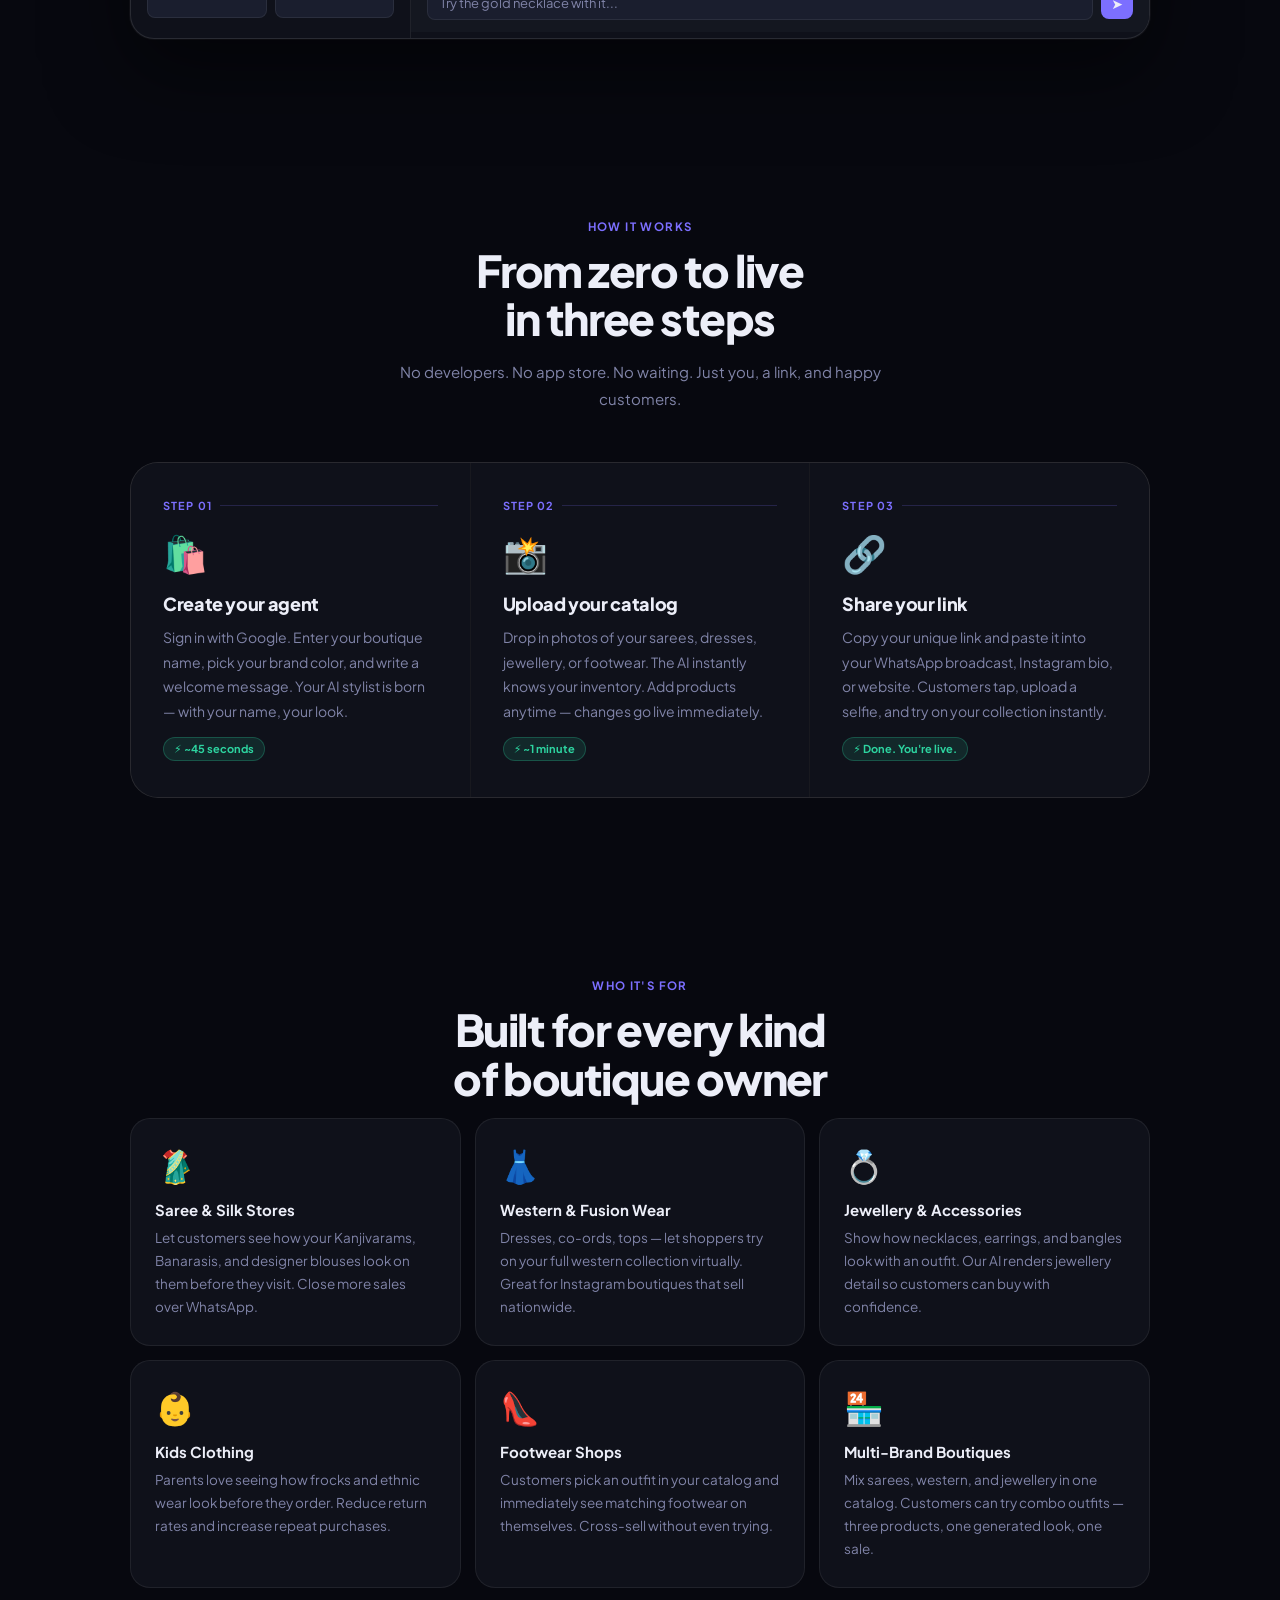
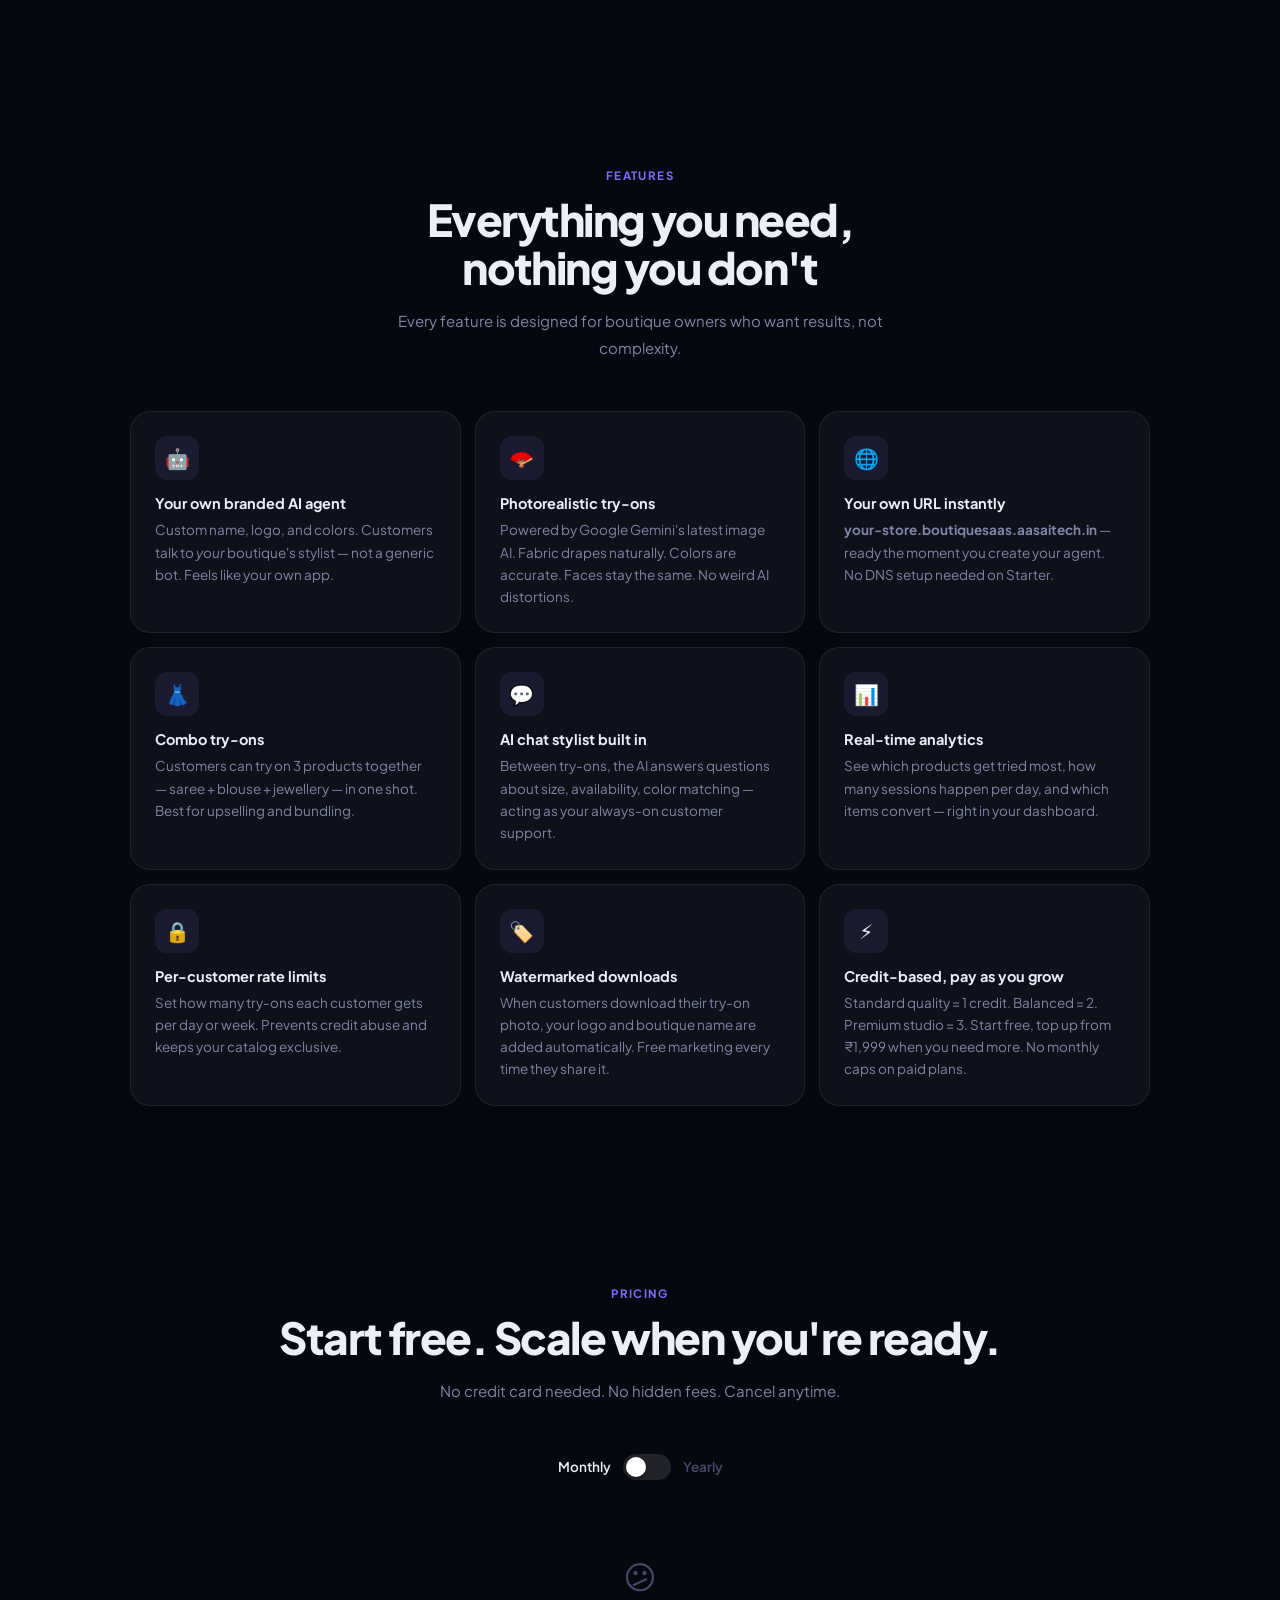
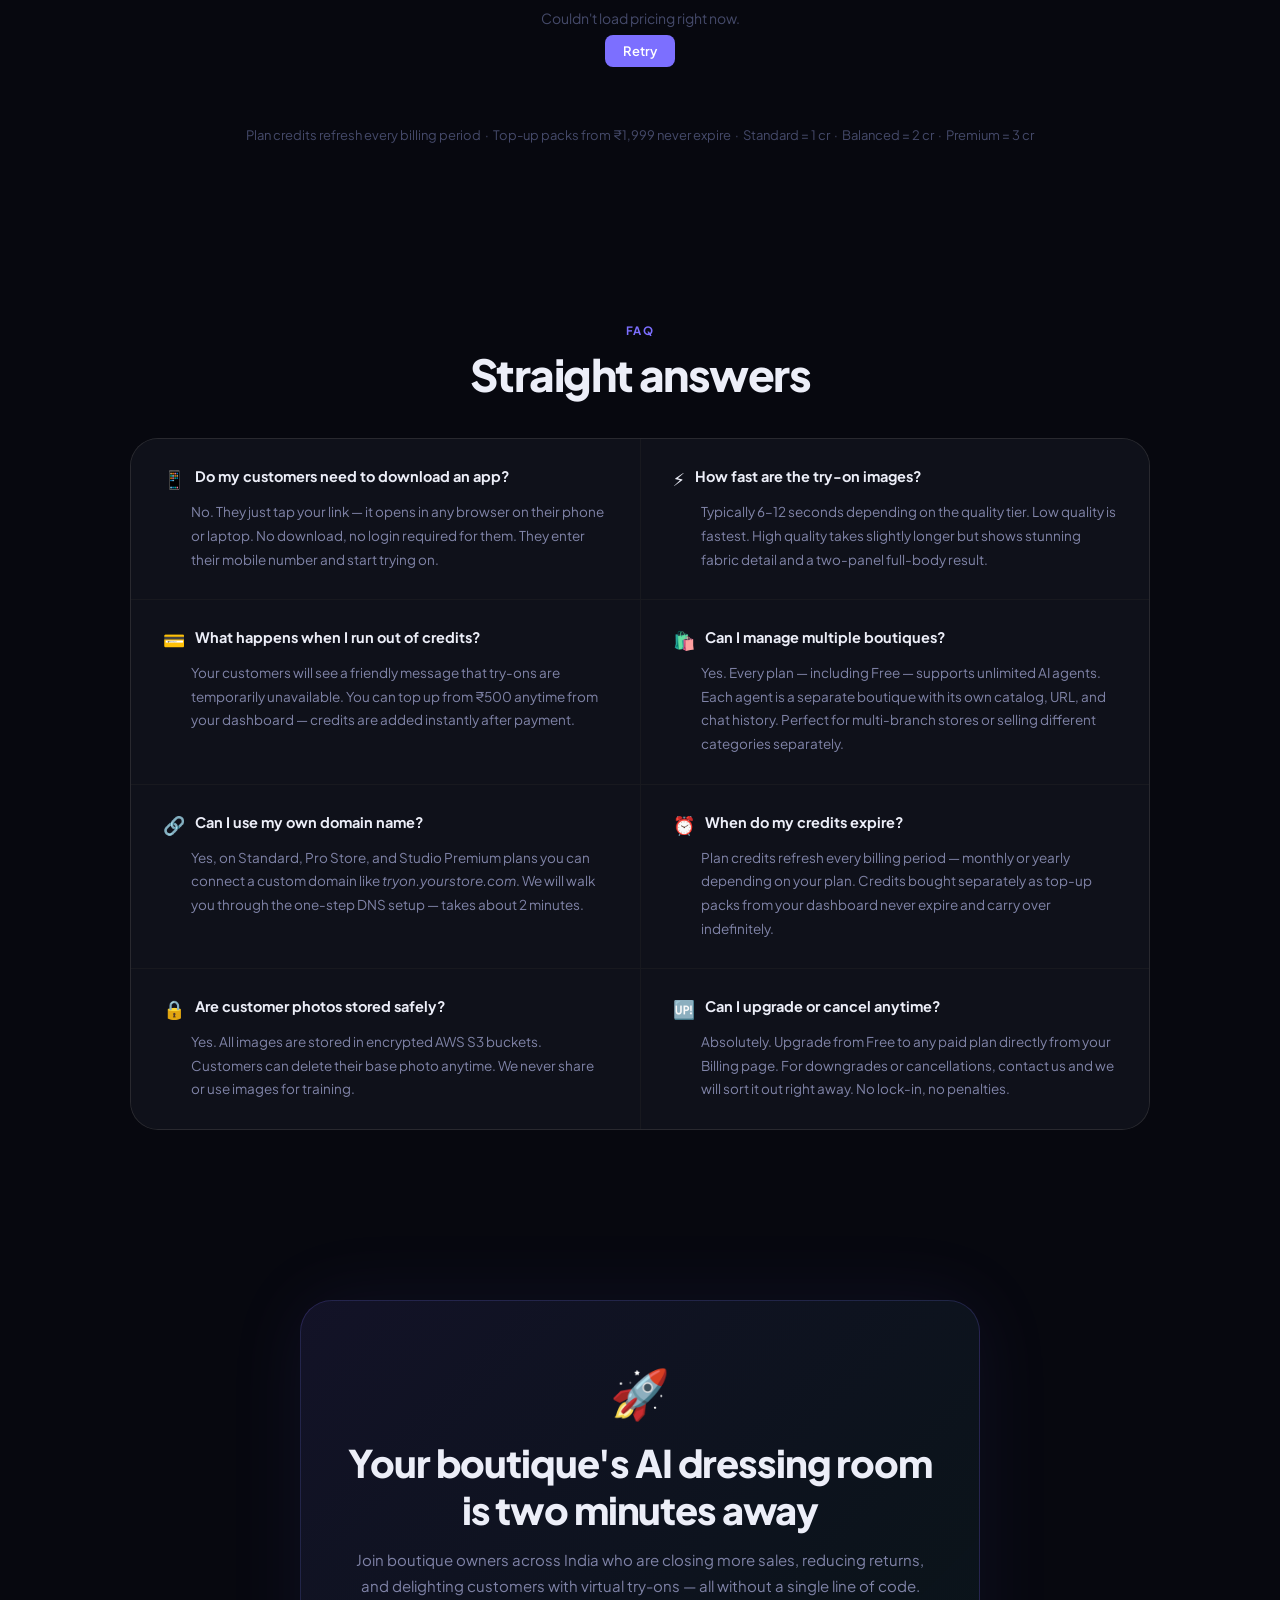
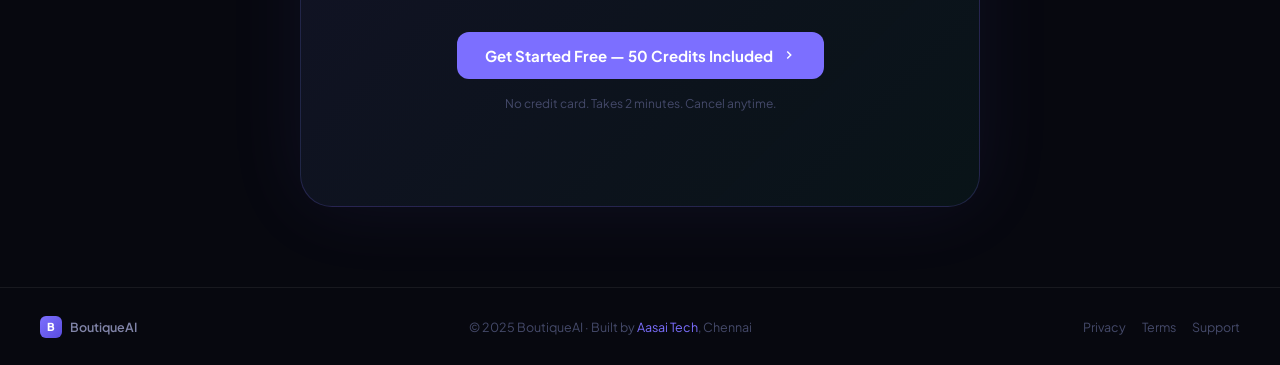
<file: credits.html>
<!DOCTYPE html>
<html lang="en">
<head>
<meta charset="UTF-8">
<meta name="viewport" content="width=device-width,initial-scale=1.0,maximum-scale=1.0">
<title>Credits & Usage — BoutiqueAI</title>
<link rel="preconnect" href="https://fonts.googleapis.com">
<link rel="preconnect" href="https://fonts.gstatic.com" crossorigin>
<link href="https://fonts.googleapis.com/css2?family=Plus+Jakarta+Sans:wght@300;400;500;600;700;800&family=JetBrains+Mono:wght@400;500;600&display=swap" rel="stylesheet">
<link rel="stylesheet" href="shared.css">
<style>
/* ══════════════════════════════════════════════════
   TOPBAR (identical to home.html / agents.html)
══════════════════════════════════════════════════ */
.topbar { height:64px; padding:0 28px; justify-content:space-between; }
.topbar-search-wrap {
  display:flex; align-items:center; gap:10px;
  background:var(--surface-2); border:1px solid var(--border);
  border-radius:10px; padding:0 14px; height:38px; width:300px;
  color:var(--text-3); font-size:13px; transition:var(--t); cursor:text;
}
.topbar-search-wrap:hover { border-color:var(--border-md); }
.topbar-search-wrap svg { flex-shrink:0; opacity:.5; }
.topbar-search-input {
  flex:1; background:none; border:none; outline:none;
  font-size:13px; color:var(--text); font-family:var(--font);
}
.topbar-search-input::placeholder { color:var(--text-3); }
.topbar-kbd {
  display:inline-flex; align-items:center;
  background:var(--surface-3); border:1px solid var(--border-md);
  border-radius:5px; padding:1px 6px;
  font-size:10px; font-weight:600; color:var(--text-3); white-space:nowrap;
}
.topbar-right-new { display:flex; align-items:center; gap:10px; }
.notif-btn {
  position:relative; width:36px; height:36px; border-radius:10px;
  border:1px solid var(--border); background:var(--surface-2);
  cursor:pointer; display:flex; align-items:center; justify-content:center;
  color:var(--text-2); transition:var(--t);
}
.notif-btn:hover { background:var(--surface-3); }
.topbar-user-chip {
  display:flex; align-items:center; gap:8px; padding:5px 10px 5px 5px;
  border-radius:10px; border:1px solid var(--border);
  background:var(--surface-2); cursor:pointer; transition:var(--t);
  font-size:13px; font-weight:600; color:var(--text);
}
.topbar-user-chip:hover { background:var(--surface-3); }
.topbar-user-avatar {
  width:28px; height:28px; border-radius:8px;
  background:linear-gradient(135deg,var(--accent),var(--accent-3));
  display:flex; align-items:center; justify-content:center;
  font-size:11px; font-weight:700; color:#fff; flex-shrink:0; overflow:hidden;
}
.topbar-user-avatar img { width:28px; height:28px; object-fit:cover; display:block; }

/* ══════════════════════════════════════════════════
   PAGE HEADER
══════════════════════════════════════════════════ */
.credits-page-header {
  display:flex; align-items:flex-start; justify-content:space-between;
  gap:16px; margin-bottom:24px;
}
.credits-page-header h1 {
  font-size:22px; font-weight:800; letter-spacing:-.04em;
  line-height:1.2; margin-bottom:4px;
}
.credits-page-header p { font-size:13px; color:var(--text-2); }
.btn-topup {
  display:inline-flex; align-items:center; gap:8px;
  padding:10px 18px; border-radius:10px;
  background:var(--accent); color:#fff;
  font-size:13.5px; font-weight:700; border:none;
  cursor:pointer; transition:var(--t); white-space:nowrap; flex-shrink:0;
  text-decoration:none; font-family:var(--font);
  box-shadow:0 4px 14px rgba(124,111,255,.3);
}
.btn-topup:hover { background:var(--accent-2); transform:translateY(-1px); }

/* ══════════════════════════════════════════════════
   OVERVIEW STAT CARDS
══════════════════════════════════════════════════ */
.overview-stats {
  display:grid; grid-template-columns:repeat(4,1fr); gap:14px; margin-bottom:22px;
}
.ov-stat {
  background:var(--surface); border:1px solid var(--border);
  border-radius:16px; padding:18px 20px; box-shadow:var(--sh-sm);
  transition:var(--t);
}
.ov-stat:hover { box-shadow:var(--sh); transform:translateY(-1px); }
.ov-label {
  font-size:11px; font-weight:700; text-transform:uppercase;
  letter-spacing:.07em; color:var(--text-3); margin-bottom:8px;
  display:flex; align-items:center; gap:5px;
}
.ov-value {
  font-family:var(--mono); font-size:28px; font-weight:800;
  letter-spacing:-.04em; line-height:1;
}
.ov-sub { font-size:11.5px; color:var(--text-3); margin-top:4px; }

/* ══════════════════════════════════════════════════
   CREDITS TIER GRID
══════════════════════════════════════════════════ */
.credit-tiers-grid {
  display:grid; grid-template-columns:repeat(3,1fr); gap:14px; margin-bottom:0;
}
.credit-tier-card {
  border-radius:14px; padding:18px 16px;
  display:flex; flex-direction:column; gap:8px;
  border:1.5px solid var(--border);
}
.credit-tier-card.tier-standard { background:rgba(74,222,128,.06);  border-color:rgba(74,222,128,.2); }
.credit-tier-card.tier-balanced { background:rgba(250,204,21,.06);  border-color:rgba(250,204,21,.2); }
.credit-tier-card.tier-premium  { background:rgba(248,113,113,.06); border-color:rgba(248,113,113,.2); }
.tier-dot { width:10px; height:10px; border-radius:50%; flex-shrink:0; }
.tier-header { display:flex; align-items:center; gap:8px; }
.tier-name { font-size:13.5px; font-weight:800; }
.tier-credit-badge {
  margin-left:auto; font-family:var(--mono); font-size:12px; font-weight:700;
  padding:2px 8px; border-radius:20px; white-space:nowrap;
}
.tier-desc { font-size:12px; color:var(--text-2); line-height:1.55; }
.tier-time { font-size:11.5px; font-weight:600; margin-top:2px; }

/* Processing times */
.proc-grid { display:grid; grid-template-columns:repeat(3,1fr); gap:12px; }
.proc-card {
  background:var(--surface-2); border:1px solid var(--border);
  border-radius:12px; padding:16px 14px; text-align:center;
}
.proc-plan { font-size:11px; font-weight:700; text-transform:uppercase; letter-spacing:.08em; color:var(--text-3); margin-bottom:6px; }
.proc-time { font-family:var(--mono); font-size:22px; font-weight:800; color:var(--accent); margin-bottom:2px; line-height:1; }
.proc-unit { font-size:11px; color:var(--text-3); }
.proc-badge { font-size:10.5px; font-weight:600; margin-top:6px; padding:2px 8px; border-radius:20px; display:inline-block; }

/* AI disclaimer */
.ai-disclaimer {
  display:flex; align-items:flex-start; gap:12px;
  background:rgba(245,165,35,.07); border:1px solid rgba(245,165,35,.22);
  border-radius:12px; padding:14px 16px; font-size:12.5px;
  color:var(--text-2); line-height:1.65;
}
.ai-disclaimer .disc-icon { font-size:18px; flex-shrink:0; margin-top:1px; }
.ai-disclaimer strong { color:var(--text); }

/* ══════════════════════════════════════════════════
   TAB BAR
══════════════════════════════════════════════════ */
.tab-bar {
  display:flex; gap:6px; margin-bottom:20px;
  background:var(--surface-2); border:1px solid var(--border);
  border-radius:12px; padding:5px; width:fit-content;
}
.tab-btn {
  padding:8px 18px; border-radius:9px; border:none;
  background:none; font-size:13px; font-weight:600; cursor:pointer;
  font-family:var(--font); color:var(--text-2); transition:var(--t);
}
.tab-btn.active {
  background:var(--surface); color:var(--accent);
  box-shadow:var(--sh-sm); border:1px solid var(--border-md);
}
.tab-btn:hover:not(.active) { color:var(--text); }

/* ══════════════════════════════════════════════════
   TOOLBAR (filter row)
══════════════════════════════════════════════════ */
.filter-toolbar {
  display:flex; align-items:center; gap:10px;
  margin-bottom:16px; flex-wrap:wrap;
}
.filter-search {
  display:flex; align-items:center; gap:8px;
  background:var(--surface); border:1px solid var(--border);
  border-radius:10px; padding:0 12px; height:38px;
  min-width:220px; flex:1; transition:var(--t);
}
.filter-search:focus-within { border-color:var(--accent); box-shadow:0 0 0 3px rgba(124,111,255,.1); }
.filter-search svg { flex-shrink:0; color:var(--text-3); }
.filter-search input {
  flex:1; background:none; border:none; outline:none;
  font-size:13px; color:var(--text); font-family:var(--font);
}
.filter-search input::placeholder { color:var(--text-3); }
.filter-select {
  height:38px; padding:0 28px 0 12px; border-radius:10px;
  border:1px solid var(--border); background:var(--surface);
  font-size:12.5px; font-weight:600; color:var(--text-2);
  cursor:pointer; transition:var(--t); outline:none;
  font-family:var(--font); min-width:150px;
  appearance:none; -webkit-appearance:none;
  background-image:url("data:image/svg+xml,%3Csvg width='10' height='6' fill='none' stroke='%239EA3BB' stroke-width='2' viewBox='0 0 10 6' xmlns='http://www.w3.org/2000/svg'%3E%3Cpath d='M1 1l4 4 4-4'/%3E%3C/svg%3E");
  background-repeat:no-repeat; background-position:right 10px center;
}
.filter-select:focus { border-color:var(--accent); }
.filter-count { font-size:12.5px; color:var(--text-3); white-space:nowrap; }

/* ══════════════════════════════════════════════════
   CUSTOMER TABLE
══════════════════════════════════════════════════ */
.usage-table { width:100%; border-collapse:collapse; }
.usage-table th {
  font-size:11px; font-weight:700; text-transform:uppercase; letter-spacing:.08em;
  color:var(--text-3); padding:11px 16px; border-bottom:1.5px solid var(--border-md);
  text-align:left; background:var(--surface-2); white-space:nowrap;
}
.usage-table th:first-child { border-radius:12px 0 0 0; }
.usage-table th:last-child  { border-radius:0 12px 0 0; }
.usage-table td {
  padding:13px 16px; font-size:13px; color:var(--text);
  border-bottom:1px solid var(--border); vertical-align:middle;
}
.usage-table tr:last-child td { border-bottom:none; }
.usage-table tr:hover td { background:var(--surface-2); }
.mobile-cell { font-family:var(--mono); font-size:12.5px; font-weight:600; }
.mobile-anon { font-size:12px; color:var(--text-3); font-style:italic; }
.agent-chip-sm {
  display:inline-flex; align-items:center; gap:5px;
  padding:3px 9px; border-radius:20px; font-size:11px; font-weight:600;
  white-space:nowrap; max-width:160px; overflow:hidden; text-overflow:ellipsis;
  border:1px solid var(--border); background:var(--surface-2);
}
.q-pill {
  display:inline-flex; align-items:center; gap:3px;
  font-size:10.5px; font-weight:700; padding:2px 7px;
  border-radius:20px; white-space:nowrap;
}
.q-pill.standard { background:rgba(74,222,128,.1);  color:#16a34a; border:1px solid rgba(74,222,128,.25); }
.q-pill.balanced  { background:rgba(250,204,21,.1);  color:#ca8a04; border:1px solid rgba(250,204,21,.25); }
.q-pill.premium   { background:rgba(248,113,113,.1); color:#dc2626; border:1px solid rgba(248,113,113,.25); }
.credit-val { font-family:var(--mono); font-weight:800; font-size:14px; color:var(--accent); }
.date-cell  { font-size:11.5px; color:var(--text-3); }

/* ══════════════════════════════════════════════════
   BURN HISTORY
══════════════════════════════════════════════════ */
.burn-row {
  display:flex; align-items:flex-start; gap:14px;
  padding:14px 0; border-bottom:1px solid var(--border);
}
.burn-row:last-child { border-bottom:none; }
.burn-dot {
  width:34px; height:34px; border-radius:50%; display:flex;
  align-items:center; justify-content:center; font-size:14px;
  flex-shrink:0; margin-top:2px;
}
.burn-dot.standard { background:rgba(74,222,128,.15); }
.burn-dot.balanced  { background:rgba(250,204,21,.15); }
.burn-dot.premium   { background:rgba(248,113,113,.15); }
.burn-main { flex:1; min-width:0; }
.burn-title { font-size:13px; font-weight:700; margin-bottom:2px; }
.burn-meta  { font-size:11.5px; color:var(--text-3); display:flex; align-items:center; gap:8px; flex-wrap:wrap; }
.burn-credits { font-family:var(--mono); font-size:18px; font-weight:800; color:#ef4444; flex-shrink:0; }
.burn-balance { font-size:11px; color:var(--text-3); }
.combo-badge {
  display:inline-flex; align-items:center; gap:3px;
  background:var(--accent-dim); color:var(--accent);
  border:1px solid rgba(124,111,255,.25);
  font-size:10px; font-weight:700; padding:1px 6px; border-radius:20px;
}

/* Pagination */
.pagination { display:flex; align-items:center; justify-content:space-between; padding:14px 0 0; flex-wrap:wrap; gap:10px; }
.page-info  { font-size:12.5px; color:var(--text-3); }
.page-btns  { display:flex; gap:6px; }

/* Empty state */
.empty-state { text-align:center; padding:52px 24px; color:var(--text-3); }
.empty-icon  { font-size:42px; margin-bottom:12px; opacity:.5; }
.empty-title { font-size:14.5px; font-weight:700; color:var(--text-2); margin-bottom:6px; }
.empty-desc  { font-size:13px; line-height:1.6; }

/* ══════════════════════════════════════════════════
   RESPONSIVE
══════════════════════════════════════════════════ */
@media(max-width:900px) {
  .credit-tiers-grid { grid-template-columns:1fr; }
  .proc-grid { grid-template-columns:1fr; }
  .overview-stats { grid-template-columns:repeat(2,1fr); }
  .usage-table th:nth-child(5),
  .usage-table td:nth-child(5) { display:none; }
}
@media(max-width:760px) {
  .topbar-search-wrap { width:200px; }
  .overview-stats { grid-template-columns:repeat(2,1fr); }
}
@media(max-width:600px) {
  .topbar-search-wrap { display:none; }
  .overview-stats { grid-template-columns:1fr 1fr; }
  .filter-toolbar { flex-direction:column; align-items:stretch; }
  .filter-search { min-width:0; }
  .credits-page-header { flex-direction:column; gap:12px; }
  .btn-topup { align-self:flex-start; }
}
</style>
<script>
;(function(){
  var d=localStorage.getItem('ba_theme')==='dark';
  document.documentElement[d?'setAttribute':'removeAttribute']('data-theme','dark');
  document.documentElement.style.background=d?'#07080D':'#F2F3F9';
})();
</script>
<script src="api.js"></script>
<script src="nav.js"></script>
</head>
<body>
<div id="toast-container"></div>

<div class="mobile-topbar">
  <div class="mob-left">
    <button class="hamburger" onclick="openMobileSidebar()">
      <svg viewBox="0 0 16 16"><line x1="1" y1="4" x2="15" y2="4"/><line x1="1" y1="8" x2="15" y2="8"/><line x1="1" y1="12" x2="15" y2="12"/></svg>
    </button>
    <a class="mob-logo" href="home.html">Boutique<span>AI</span></a>
  </div>
  <div class="mob-right"><button class="theme-toggle" style="font-size:15px;"></button></div>
</div>

<div class="sidebar-backdrop" id="sidebarBackdrop" onclick="closeMobileSidebar()"></div>
<div class="sidebar" id="sidebar"></div>

<!-- Skeleton -->
<div id="page-skeleton">
  <div class="skel-topbar">
    <div class="skel" style="height:13px;width:200px;border-radius:4px"></div>
  </div>
  <div class="skel-body">
    <div style="display:grid;grid-template-columns:repeat(4,1fr);gap:14px;margin-bottom:20px">
      <div class="skel" style="height:88px;border-radius:16px"></div>
      <div class="skel" style="height:88px;border-radius:16px;opacity:.8"></div>
      <div class="skel" style="height:88px;border-radius:16px;opacity:.6"></div>
      <div class="skel" style="height:88px;border-radius:16px;opacity:.4"></div>
    </div>
    <div class="skel" style="height:320px;border-radius:16px;margin-bottom:16px"></div>
    <div class="skel" style="height:360px;border-radius:16px"></div>
  </div>
</div>

<div class="main-wrap">

  <!-- ── TOPBAR (new style matching home/agents) ── -->
  <div class="topbar">
    <div class="topbar-search-wrap">
      <svg width="14" height="14" fill="none" stroke="currentColor" stroke-width="2" viewBox="0 0 24 24">
        <circle cx="11" cy="11" r="8"/><path d="m21 21-4.35-4.35"/>
      </svg>
      <input class="topbar-search-input" placeholder="Search anything..." readonly onclick="toast('Search coming soon','info')">
      <span class="topbar-kbd">⌘K</span>
    </div>
    <div class="topbar-right-new">
      <button class="theme-toggle"
        style="font-size:14px;background:var(--surface-2);border:1px solid var(--border);cursor:pointer;
               width:36px;height:36px;border-radius:10px;display:flex;align-items:center;
               justify-content:center;transition:var(--t);">
      </button>
      <button class="notif-btn" onclick="toast('Notifications coming soon','info')">
        <svg width="16" height="16" fill="none" stroke="currentColor" stroke-width="2" viewBox="0 0 24 24">
          <path d="M18 8A6 6 0 006 8c0 7-3 9-3 9h18s-3-2-3-9"/><path d="M13.73 21a2 2 0 01-3.46 0"/>
        </svg>
      </button>
      <div class="topbar-user-chip" id="topbar-user-chip" onclick="location.href='account.html'">
        <div class="topbar-user-avatar" id="topbar-avatar"><span>U</span></div>
        <span id="topbar-user-name">Loading…</span>
        <svg width="11" height="11" fill="none" stroke="currentColor" stroke-width="2.5" viewBox="0 0 24 24">
          <polyline points="6 9 12 15 18 9"/>
        </svg>
      </div>
    </div>
  </div>

  <div class="content" id="page-content" style="display:none">

    <!-- Page header -->
    <div class="credits-page-header">
      <div>
        <h1>Credits &amp; Usage</h1>
        <p>Monitor your credit balance, usage history, and per-customer try-on stats.</p>
      </div>
      <a href="payments.html#credits-section" class="btn-topup">
        <svg width="13" height="13" fill="none" stroke="currentColor" stroke-width="2.5" viewBox="0 0 24 24">
          <polygon points="13 2 3 14 12 14 11 22 21 10 12 10 13 2"/>
        </svg>
        Top Up Credits
      </a>
    </div>

    <!-- Overview stats -->
    <div class="overview-stats">
      <div class="ov-stat">
        <div class="ov-label">
          <svg width="12" height="12" fill="none" stroke="currentColor" stroke-width="2.5" viewBox="0 0 24 24"><polygon points="13 2 3 14 12 14 11 22 21 10 12 10 13 2"/></svg>
          Total Burned
        </div>
        <div class="ov-value" id="ov-total-burned" style="color:#ef4444">—</div>
        <div class="ov-sub">credits used all time</div>
      </div>
      <div class="ov-stat">
        <div class="ov-label">
          <svg width="12" height="12" fill="none" stroke="currentColor" stroke-width="2" viewBox="0 0 24 24"><rect x="3" y="3" width="18" height="18" rx="2"/><circle cx="8.5" cy="8.5" r="1.5"/><polyline points="21 15 16 10 5 21"/></svg>
          Total Try-Ons
        </div>
        <div class="ov-value" id="ov-total-tryons">—</div>
        <div class="ov-sub">including deleted ones</div>
      </div>
      <div class="ov-stat">
        <div class="ov-label">
          <svg width="12" height="12" fill="none" stroke="var(--accent)" stroke-width="2.5" viewBox="0 0 24 24"><polygon points="13 2 3 14 12 14 11 22 21 10 12 10 13 2"/></svg>
          Current Balance
        </div>
        <div class="ov-value" id="ov-balance" style="color:var(--accent)">—</div>
        <div class="ov-sub" id="ov-balance-expiry">credits · expires end of month</div>
      </div>
      <div class="ov-stat">
        <div class="ov-label">
          <svg width="12" height="12" fill="none" stroke="currentColor" stroke-width="2" viewBox="0 0 24 24"><path d="M17 21v-2a4 4 0 00-4-4H5a4 4 0 00-4 4v2"/><circle cx="9" cy="7" r="4"/><path d="M23 21v-2a4 4 0 00-3-3.87M16 3.13a4 4 0 010 7.75"/></svg>
          Unique Customers
        </div>
        <div class="ov-value" id="ov-customers">—</div>
        <div class="ov-sub">who used try-on</div>
      </div>
    </div>

    <!-- How Credits Work -->
    <div class="card" style="margin-bottom:20px">
      <div class="card-header">
        <div class="card-title">
          <svg width="15" height="15" fill="none" stroke="currentColor" stroke-width="2" viewBox="0 0 24 24"><circle cx="12" cy="12" r="10"/><line x1="12" y1="8" x2="12" y2="12"/><line x1="12" y1="16" x2="12.01" y2="16"/></svg>
          How Credits Work
        </div>
      </div>
      <div class="card-body" style="display:flex;flex-direction:column;gap:18px">
        <div>
          <div style="font-size:11px;font-weight:700;text-transform:uppercase;letter-spacing:.08em;color:var(--text-3);margin-bottom:10px">Quality Tiers — Credits Per Try-On</div>
          <div class="credit-tiers-grid">
            <div class="credit-tier-card tier-standard">
              <div class="tier-header">
                <span class="tier-dot" style="background:#4ade80"></span>
                <span class="tier-name" style="color:#16a34a">Standard Quality</span>
                <span class="tier-credit-badge" style="background:rgba(74,222,128,.15);color:#16a34a">1 credit</span>
              </div>
              <div class="tier-desc">Fast, lightweight try-on. Great for quick previews and high-volume customers.</div>
              <div class="tier-time" style="color:#16a34a">⏱ ~1 minute</div>
            </div>
            <div class="credit-tier-card tier-balanced">
              <div class="tier-header">
                <span class="tier-dot" style="background:#facc15"></span>
                <span class="tier-name" style="color:#ca8a04">Balanced Quality</span>
                <span class="tier-credit-badge" style="background:rgba(250,204,21,.15);color:#ca8a04">2 credits</span>
              </div>
              <div class="tier-desc">Best of both worlds. Sharper fabric detail and skin tone accuracy. Ideal for most boutiques.</div>
              <div class="tier-time" style="color:#ca8a04">⏱ ~45 seconds</div>
            </div>
            <div class="credit-tier-card tier-premium">
              <div class="tier-header">
                <span class="tier-dot" style="background:#f87171"></span>
                <span class="tier-name" style="color:#dc2626">Premium Studio</span>
                <span class="tier-credit-badge" style="background:rgba(248,113,113,.15);color:#dc2626">3 credits</span>
              </div>
              <div class="tier-desc">Studio-grade output. Maximum face fidelity, fabric micro-detail, and colour accuracy.</div>
              <div class="tier-time" style="color:#dc2626">⏱ ~35 seconds</div>
            </div>
          </div>
        </div>
        <div>
          <div style="font-size:11px;font-weight:700;text-transform:uppercase;letter-spacing:.08em;color:var(--text-3);margin-bottom:10px">Processing Speed by Plan</div>
          <div class="proc-grid">
            <div class="proc-card"><div class="proc-plan">⚡ Standard Plan</div><div class="proc-time">~1</div><div class="proc-unit">minute</div><div class="proc-badge" style="background:rgba(74,222,128,.1);color:#16a34a">Queue-based</div></div>
            <div class="proc-card"><div class="proc-plan">🚀 Pro Store Plan</div><div class="proc-time">~45</div><div class="proc-unit">seconds</div><div class="proc-badge" style="background:var(--accent-dim);color:var(--accent)">Faster priority</div></div>
            <div class="proc-card"><div class="proc-plan">🎬 Studio Premium</div><div class="proc-time">~35</div><div class="proc-unit">seconds</div><div class="proc-badge" style="background:rgba(250,204,21,.1);color:#ca8a04">Dedicated infra</div></div>
          </div>
        </div>
        <div class="ai-disclaimer">
          <span class="disc-icon">⚠️</span>
          <div><strong>AI-generated try-ons are approximate previews.</strong> Results may not perfectly reproduce every fabric texture, colour shade, or outfit detail. Skin tone, face shape, and clothing drape are rendered to a high standard, but <strong>minor variations are possible.</strong></div>
        </div>
        <div style="display:flex;align-items:center;gap:8px;padding:10px 14px;background:var(--surface-2);border:1px solid var(--border);border-radius:12px;font-size:12.5px;color:var(--text-2)">
          <span style="font-size:16px">💳</span>
          <span>Top-up packs from <strong style="color:var(--text)">₹1,999 for 500 credits</strong>. Credits <strong style="color:#ef4444">expire at end of billing month</strong>. <a href="payments.html#credits-section" style="color:var(--accent);font-weight:600">Buy credits →</a></span>
        </div>
      </div>
    </div>

    <!-- Credits by Quality Tier -->
    <div class="card" style="margin-bottom:20px">
      <div class="card-header">
        <div class="card-title">
          <svg width="15" height="15" fill="none" stroke="currentColor" stroke-width="2" viewBox="0 0 24 24"><line x1="18" y1="20" x2="18" y2="10"/><line x1="12" y1="20" x2="12" y2="4"/><line x1="6" y1="20" x2="6" y2="14"/></svg>
          Credits by Quality Tier
        </div>
        <span class="badge badge-accent" id="breakdown-total-badge">All time</span>
      </div>
      <div class="card-body" style="display:grid;grid-template-columns:repeat(3,1fr);gap:16px">
        <div style="text-align:center">
          <div style="font-size:11px;font-weight:700;color:#16a34a;text-transform:uppercase;letter-spacing:.07em;margin-bottom:8px">🟢 Standard</div>
          <div style="font-family:var(--mono);font-size:30px;font-weight:800;color:#16a34a;line-height:1" id="bd-low-credits">—</div>
          <div style="font-size:11.5px;color:var(--text-3);margin-top:4px" id="bd-low-count">— try-ons · 1 cr each</div>
        </div>
        <div style="text-align:center;border-left:1px solid var(--border);border-right:1px solid var(--border)">
          <div style="font-size:11px;font-weight:700;color:#ca8a04;text-transform:uppercase;letter-spacing:.07em;margin-bottom:8px">🟡 Balanced</div>
          <div style="font-family:var(--mono);font-size:30px;font-weight:800;color:#ca8a04;line-height:1" id="bd-med-credits">—</div>
          <div style="font-size:11.5px;color:var(--text-3);margin-top:4px" id="bd-med-count">— try-ons · 2 cr each</div>
        </div>
        <div style="text-align:center">
          <div style="font-size:11px;font-weight:700;color:#dc2626;text-transform:uppercase;letter-spacing:.07em;margin-bottom:8px">🔴 Premium Studio</div>
          <div style="font-family:var(--mono);font-size:30px;font-weight:800;color:#dc2626;line-height:1" id="bd-hi-credits">—</div>
          <div style="font-size:11.5px;color:var(--text-3);margin-top:4px" id="bd-hi-count">— try-ons · 3 cr each</div>
        </div>
      </div>
    </div>

    <!-- Tab bar -->
    <div class="tab-bar">
      <button class="tab-btn active" id="tab-customer" onclick="switchTab('customer')">
        <svg width="13" height="13" fill="none" stroke="currentColor" stroke-width="2" viewBox="0 0 24 24" style="display:inline;vertical-align:middle;margin-right:5px"><path d="M17 21v-2a4 4 0 00-4-4H5a4 4 0 00-4 4v2"/><circle cx="9" cy="7" r="4"/><path d="M23 21v-2a4 4 0 00-3-3.87M16 3.13a4 4 0 010 7.75"/></svg>
        By Customer
      </button>
      <button class="tab-btn" id="tab-history" onclick="switchTab('history')">
        <svg width="13" height="13" fill="none" stroke="currentColor" stroke-width="2" viewBox="0 0 24 24" style="display:inline;vertical-align:middle;margin-right:5px"><circle cx="12" cy="12" r="10"/><polyline points="12 6 12 12 16 14"/></svg>
        Full Burn History
      </button>
    </div>

    <!-- BY CUSTOMER VIEW -->
    <div id="view-customer">
      <div class="filter-toolbar">
        <div class="filter-search">
          <svg width="14" height="14" fill="none" stroke="currentColor" stroke-width="2" viewBox="0 0 24 24"><circle cx="11" cy="11" r="8"/><path d="m21 21-4.35-4.35"/></svg>
          <input type="text" placeholder="Filter by mobile number…" id="cust-search" oninput="filterCustomers()">
        </div>
        <select class="filter-select" id="cust-agent-filter" onchange="loadUsage()">
          <option value="">All Agents</option>
        </select>
        <span class="filter-count" id="cust-count-label"></span>
      </div>
      <div class="card">
        <div class="card-body" style="padding:0">
          <div id="customer-table-wrap">
            <div style="padding:32px;text-align:center;color:var(--text-3)">Loading…</div>
          </div>
        </div>
      </div>
    </div>

    <!-- FULL HISTORY VIEW -->
    <div id="view-history" style="display:none">
      <div class="filter-toolbar">
        <select class="filter-select" id="hist-agent-filter" onchange="loadHistory()">
          <option value="">All Agents</option>
        </select>
        <select class="filter-select" id="hist-quality-filter" onchange="loadHistory()">
          <option value="">All Qualities</option>
          <option value="low">🟢 Standard</option>
          <option value="medium">🟡 Balanced</option>
          <option value="high">🔴 Premium Studio</option>
        </select>
        <div class="filter-search" style="max-width:220px">
          <svg width="14" height="14" fill="none" stroke="currentColor" stroke-width="2" viewBox="0 0 24 24"><circle cx="11" cy="11" r="8"/><path d="m21 21-4.35-4.35"/></svg>
          <input type="text" placeholder="Filter by mobile…" id="hist-mobile-filter" oninput="debounceHistory()">
        </div>
        <span class="filter-count" id="hist-count-label"></span>
      </div>
      <div class="card">
        <div class="card-header">
          <div class="card-title">
            <svg width="15" height="15" fill="none" stroke="currentColor" stroke-width="2" viewBox="0 0 24 24"><circle cx="12" cy="12" r="10"/><polyline points="12 6 12 12 16 14"/></svg>
            Credit Burn Log
          </div>
          <span class="badge badge-accent" style="font-size:10.5px">Permanent record — survives image deletion</span>
        </div>
        <div class="card-body" id="history-body">
          <div style="text-align:center;color:var(--text-3);padding:24px">Loading…</div>
        </div>
        <div id="hist-pagination" style="padding:0 20px 16px;display:none">
          <div class="pagination">
            <span class="page-info" id="hist-page-info"></span>
            <div class="page-btns">
              <button class="btn btn-secondary btn-sm" id="hist-prev" onclick="histPage(-1)">← Prev</button>
              <button class="btn btn-secondary btn-sm" id="hist-next" onclick="histPage(1)">Next →</button>
            </div>
          </div>
        </div>
      </div>
    </div>

  </div><!-- /content -->
</div><!-- /main-wrap -->

<script>
function el(id)    { return document.getElementById(id) }
function setText(id, val) { const e=el(id); if(e) e.textContent=val }
function setStyle(id,p,v) { const e=el(id); if(e) e.style[p]=v }

// ── Helpers ─────────────────────────────────────────────────────────────
function normMobile(m) {
  // Safely handles null, undefined, number type, or string 'null'/'undefined'
  if (m == null) return null
  const s = String(m).trim()
  if (s === '' || s === 'null' || s === 'undefined') return null
  return s
}
function fmtMobile(m) {
  const s = normMobile(m)
  if (!s) return null
  if (/^\d{10}$/.test(s)) return `+91 ${s.slice(0,5)} ${s.slice(5)}`
  return s
}
function fmtDate(d) {
  if(!d)return'—'
  return new Date(d).toLocaleDateString('en-IN',{day:'numeric',month:'short',year:'numeric'})
}
function fmtRelLocal(d){
  if(!d)return'—'
  const diff=Date.now()-new Date(d).getTime()
  if(diff<60000)return'just now'
  if(diff<3600000)return Math.floor(diff/60000)+'m ago'
  if(diff<86400000)return Math.floor(diff/3600000)+'h ago'
  return Math.floor(diff/86400000)+'d ago'
}

// ── State ────────────────────────────────────────────────────────────────
let usageData   = []
let agentsList  = []
let histSkip    = 0
let histTotal   = 0
const HIST_LIMIT = 50
let histDebounce = null

const Q_LABEL = { low:'🟢 Standard', medium:'🟡 Balanced', high:'🔴 Premium Studio' }
const Q_CLASS = { low:'standard', medium:'balanced', high:'premium' }
const Q_ICON  = { low:'🟢', medium:'🟡', high:'🔴' }

// ── Tab switcher ──────────────────────────────────────────────────────────
function switchTab(tab) {
  setStyle('view-customer','display', tab==='customer'?'':'none')
  setStyle('view-history', 'display', tab==='history' ?'':'none')
  el('tab-customer')?.classList.toggle('active', tab==='customer')
  el('tab-history') ?.classList.toggle('active', tab==='history')
  if(tab==='history' && histTotal===0) loadHistory()
}

// ── Agent filter dropdowns ────────────────────────────────────────────────
function populateAgentFilters(agents) {
  agentsList = agents
  const opts = agents.map(a=>`<option value="${a._id}">${a.agent_name}</option>`).join('')
  const caf = el('cust-agent-filter')
  const haf = el('hist-agent-filter')
  if(caf) caf.innerHTML = '<option value="">All Agents</option>' + opts
  if(haf) haf.innerHTML = '<option value="">All Agents</option>' + opts
}

// ── Load per-customer usage ───────────────────────────────────────────────
async function loadUsage() {
  const agentId = el('cust-agent-filter')?.value || ''
  const wrap = el('customer-table-wrap')
  if(wrap) wrap.innerHTML = '<div style="padding:32px;text-align:center;color:var(--text-3)">Loading…</div>'
  try {
    const url  = '/credits/usage' + (agentId ? `?agent_id=${agentId}` : '')
    const data = await apiFetch(url)
    if(data.error) throw new Error(data.error)
    usageData = data.by_customer || []
    renderCustomerTable(usageData)
    setText('ov-customers', usageData.length.toLocaleString('en-IN'))
  } catch(e) {
    if(wrap) wrap.innerHTML = `<div style="padding:32px;text-align:center;color:var(--text-3)">⚠️ ${e.message}</div>`
  }
}

// ── Render customer table ─────────────────────────────────────────────────
function renderCustomerTable(rows) {
  const wrap = el('customer-table-wrap')
  const countLabel = el('cust-count-label')
  if(countLabel) countLabel.textContent = `${rows.length} customer${rows.length!==1?'s':''}`
  if(!wrap) return
  if(!rows.length) {
    wrap.innerHTML = `<div class="empty-state"><div class="empty-icon">👥</div><div class="empty-title">No usage data yet</div><div class="empty-desc">Credit burns will appear here once customers start generating try-ons.</div></div>`
    return
  }
  wrap.innerHTML = `
    <div style="overflow-x:auto">
    <table class="usage-table">
      <thead><tr>
        <th>Customer (Mobile)</th>
        <th>Agent</th>
        <th>Total Credits</th>
        <th>Try-Ons</th>
        <th>Quality Breakdown</th>
        <th>Last Active</th>
      </tr></thead>
      <tbody>${rows.map(r => {
        const mobile = fmtMobile(r.mobile)
        const agentColor = r.agent?.brand_color || '#7C6FFF'
        const agentName  = r.agent?.agent_name  || r.agent?.name || '—'
        const qb = r.quality_breakdown || {}
        return `<tr>
          <td>${mobile
            ? `<span class="mobile-cell">📱 ${mobile}</span>`
            : `<span class="mobile-anon" title="Mobile not stored in this record">— Not captured</span>`}</td>
          <td>${r.agent
            ? `<span class="agent-chip-sm"><span style="width:8px;height:8px;border-radius:50%;background:${agentColor};flex-shrink:0;display:inline-block"></span> ${agentName}</span>`
            : '<span style="color:var(--text-3)">—</span>'}</td>
          <td><span class="credit-val">−${(r.total_credits||0).toLocaleString('en-IN')}</span></td>
          <td style="font-family:var(--mono);font-weight:700">${(r.tryon_count||0).toLocaleString('en-IN')}</td>
          <td><div style="display:flex;gap:4px;flex-wrap:wrap">
            ${qb.low    ? `<span class="q-pill standard">🟢 ${qb.low} · ${qb.low} cr</span>` : ''}
            ${qb.medium ? `<span class="q-pill balanced">🟡 ${qb.medium} · ${qb.medium*2} cr</span>` : ''}
            ${qb.high   ? `<span class="q-pill premium">🔴 ${qb.high} · ${qb.high*3} cr</span>` : ''}
            ${!qb.low&&!qb.medium&&!qb.high ? '<span style="color:var(--text-3);font-size:12px">—</span>' : ''}
          </div></td>
          <td class="date-cell">${fmtRelLocal(r.last_at)}</td>
        </tr>`
      }).join('')}</tbody>
    </table></div>`
}

// ── Filter customers ──────────────────────────────────────────────────────
function filterCustomers() {
  const q = el('cust-search')?.value.trim() || ''
  const filtered = q ? usageData.filter(r => (r.mobile||'').includes(q)) : usageData
  renderCustomerTable(filtered)
}

// ── Load / fetch burn history ─────────────────────────────────────────────
async function loadHistory() { histSkip=0; await fetchHistory() }
function debounceHistory() { clearTimeout(histDebounce); histDebounce=setTimeout(loadHistory,400) }
function histPage(dir) { histSkip=Math.max(0,histSkip+dir*HIST_LIMIT); fetchHistory() }

async function fetchHistory() {
  const agentId = el('hist-agent-filter')?.value  || ''
  const quality = el('hist-quality-filter')?.value || ''
  const mobile  = el('hist-mobile-filter')?.value.trim() || ''
  const body    = el('history-body')
  if(body) body.innerHTML = '<div style="text-align:center;color:var(--text-3);padding:24px">Loading…</div>'
  try {
    const params = new URLSearchParams({ limit:HIST_LIMIT, skip:histSkip })
    if(agentId) params.set('agent_id', agentId)
    if(quality)  params.set('quality', quality)
    if(mobile)   params.set('mobile', mobile)
    const data = await apiFetch('/credits/burns-history?' + params)
    if(data.error) throw new Error(data.error)
    histTotal = data.total || 0
    const burns = data.burns || []
    const countLabel = el('hist-count-label')
    if(countLabel) countLabel.textContent = `${histTotal.toLocaleString('en-IN')} record${histTotal!==1?'s':''}`
    const pag = el('hist-pagination')
    if(!burns.length) {
      if(body) body.innerHTML = `<div class="empty-state"><div class="empty-icon">🕒</div><div class="empty-title">No burn records yet</div><div class="empty-desc">Every credit deduction is logged here permanently — even if the try-on image is later deleted.</div></div>`
      if(pag) pag.style.display='none'
      return
    }
    if(body) body.innerHTML = burns.map(b => {
      const qc     = Q_CLASS[b.quality] || 'balanced'
      const qlabel = Q_LABEL[b.quality] || b.quality || '—'
      const qicon  = Q_ICON[b.quality]  || '🟡'
      const combo  = b.is_combo ? `<span class="combo-badge">🎨 Combo ×${b.product_count}</span>` : ''
      // fmtMobile handles null / undefined / number type / 'null' string safely
      const mob    = fmtMobile(b.mobile)
      const mobHtml = mob
        ? `<span style="font-family:var(--mono);font-weight:700;color:var(--text)">📱 ${mob}</span>`
        : `<span style="color:var(--text-3);font-size:12px;font-style:italic" title="Mobile not stored in this burn record">Mobile not captured</span>`
      return `<div class="burn-row">
        <div class="burn-dot ${qc}">${qicon}</div>
        <div class="burn-main">
          <div class="burn-title">
            ${mobHtml}
            ${combo}
          </div>
          <div class="burn-meta">
            <span>${qlabel}</span>
            <span>·</span>
            <span style="font-weight:600;color:var(--text)">${b.agent_name||'—'}</span>
            <span>·</span>
            <span>${fmtDate(b.created_at)}</span>
            ${b.balance_after!=null ? `<span>· Balance after: <strong style="font-family:var(--mono)">${b.balance_after}</strong></span>` : ''}
          </div>
        </div>
        <div style="text-align:right;flex-shrink:0">
          <div class="burn-credits">−${b.credits_burned} cr</div>
          <div class="burn-balance">${b.tryon_id ? `<a href="conversations.html" style="color:var(--text-3);font-size:10.5px;text-decoration:none">view try-on →</a>` : '<span style="font-size:10.5px;color:var(--text-3)">deleted</span>'}</div>
        </div>
      </div>`
    }).join('')
    // Pagination
    const hasPrev = histSkip > 0
    const hasNext = histSkip + HIST_LIMIT < histTotal
    if(pag) pag.style.display = (hasPrev||hasNext) ? 'block' : 'none'
    const pi = el('hist-page-info')
    if(pi) pi.textContent = `Showing ${histSkip+1}–${Math.min(histSkip+burns.length,histTotal)} of ${histTotal.toLocaleString('en-IN')}`
    const prevBtn=el('hist-prev'), nextBtn=el('hist-next')
    if(prevBtn) prevBtn.disabled=!hasPrev
    if(nextBtn) nextBtn.disabled=!hasNext
  } catch(e) {
    if(body) body.innerHTML = `<div style="padding:24px;text-align:center;color:var(--text-3)">⚠️ ${e.message}</div>`
  }
}

// ── Init ─────────────────────────────────────────────────────────────────
;(async () => {
  let nav
  try { nav = await renderNav('credits') } catch(e) { console.error(e) }
  el('page-skeleton').style.display = 'none'
  el('page-content').style.display  = 'block'
  if(!nav) return

  // Topbar user chip
  const user = nav.user
  if(user) {
    const av = el('topbar-avatar')
    av.innerHTML = user.picture
      ? `<img src="${user.picture}" alt="" style="width:28px;height:28px;object-fit:cover;border-radius:8px">`
      : `<span>${(user.name?.[0]||'U').toUpperCase()}</span>`
    el('topbar-user-name').textContent = user.name?.split(' ')[0] || user.email || 'User'
  }

  try {
    const [usageRes, balRes, agentsRes] = await Promise.all([
      apiFetch('/credits/usage').catch(()=>null),
      apiFetch('/credits/balance').catch(()=>null),
      apiFetch('/agents').catch(()=>null),
    ])

    if(agentsRes?.agents?.length) populateAgentFilters(agentsRes.agents)

    if(usageRes && !usageRes.error) {
      const t = usageRes.totals || {}
      setText('ov-total-burned', (t.total_burned||0).toLocaleString('en-IN'))
      setText('ov-total-tryons', (t.total_tryons ||0).toLocaleString('en-IN'))
      setText('ov-customers',    (usageRes.by_customer?.length||0).toLocaleString('en-IN'))

      setText('bd-low-credits', (t.low_total   ||0).toLocaleString('en-IN'))
      setText('bd-med-credits', (t.medium_total||0).toLocaleString('en-IN'))
      setText('bd-hi-credits',  (t.high_total  ||0).toLocaleString('en-IN'))
      const lc = t.low_total    || 0
      const mc = Math.round((t.medium_total||0)/2)
      const hc = Math.round((t.high_total  ||0)/3)
      setText('bd-low-count', `${lc} try-on${lc!==1?'s':''} · 1 cr each`)
      setText('bd-med-count', `${mc} try-on${mc!==1?'s':''} · 2 cr each`)
      setText('bd-hi-count',  `${hc} try-on${hc!==1?'s':''} · 3 cr each`)
      setText('breakdown-total-badge', `${(t.total_burned||0).toLocaleString('en-IN')} cr total`)

      usageData = usageRes.by_customer || []
      renderCustomerTable(usageData)
    }

    if(balRes && !balRes.error) {
      const bal = Math.max(0, Number(balRes.credits)||0)
      const balEl = el('ov-balance')
      if(balEl) {
        balEl.textContent = bal.toLocaleString('en-IN')
        balEl.style.color = bal===0 ? '#ef4444' : bal<10 ? '#d97706' : 'var(--accent)'
      }
    }
  } catch(e) { console.error('[credits] init error:', e) }
})()
</script>
</body>
</html>
</file>
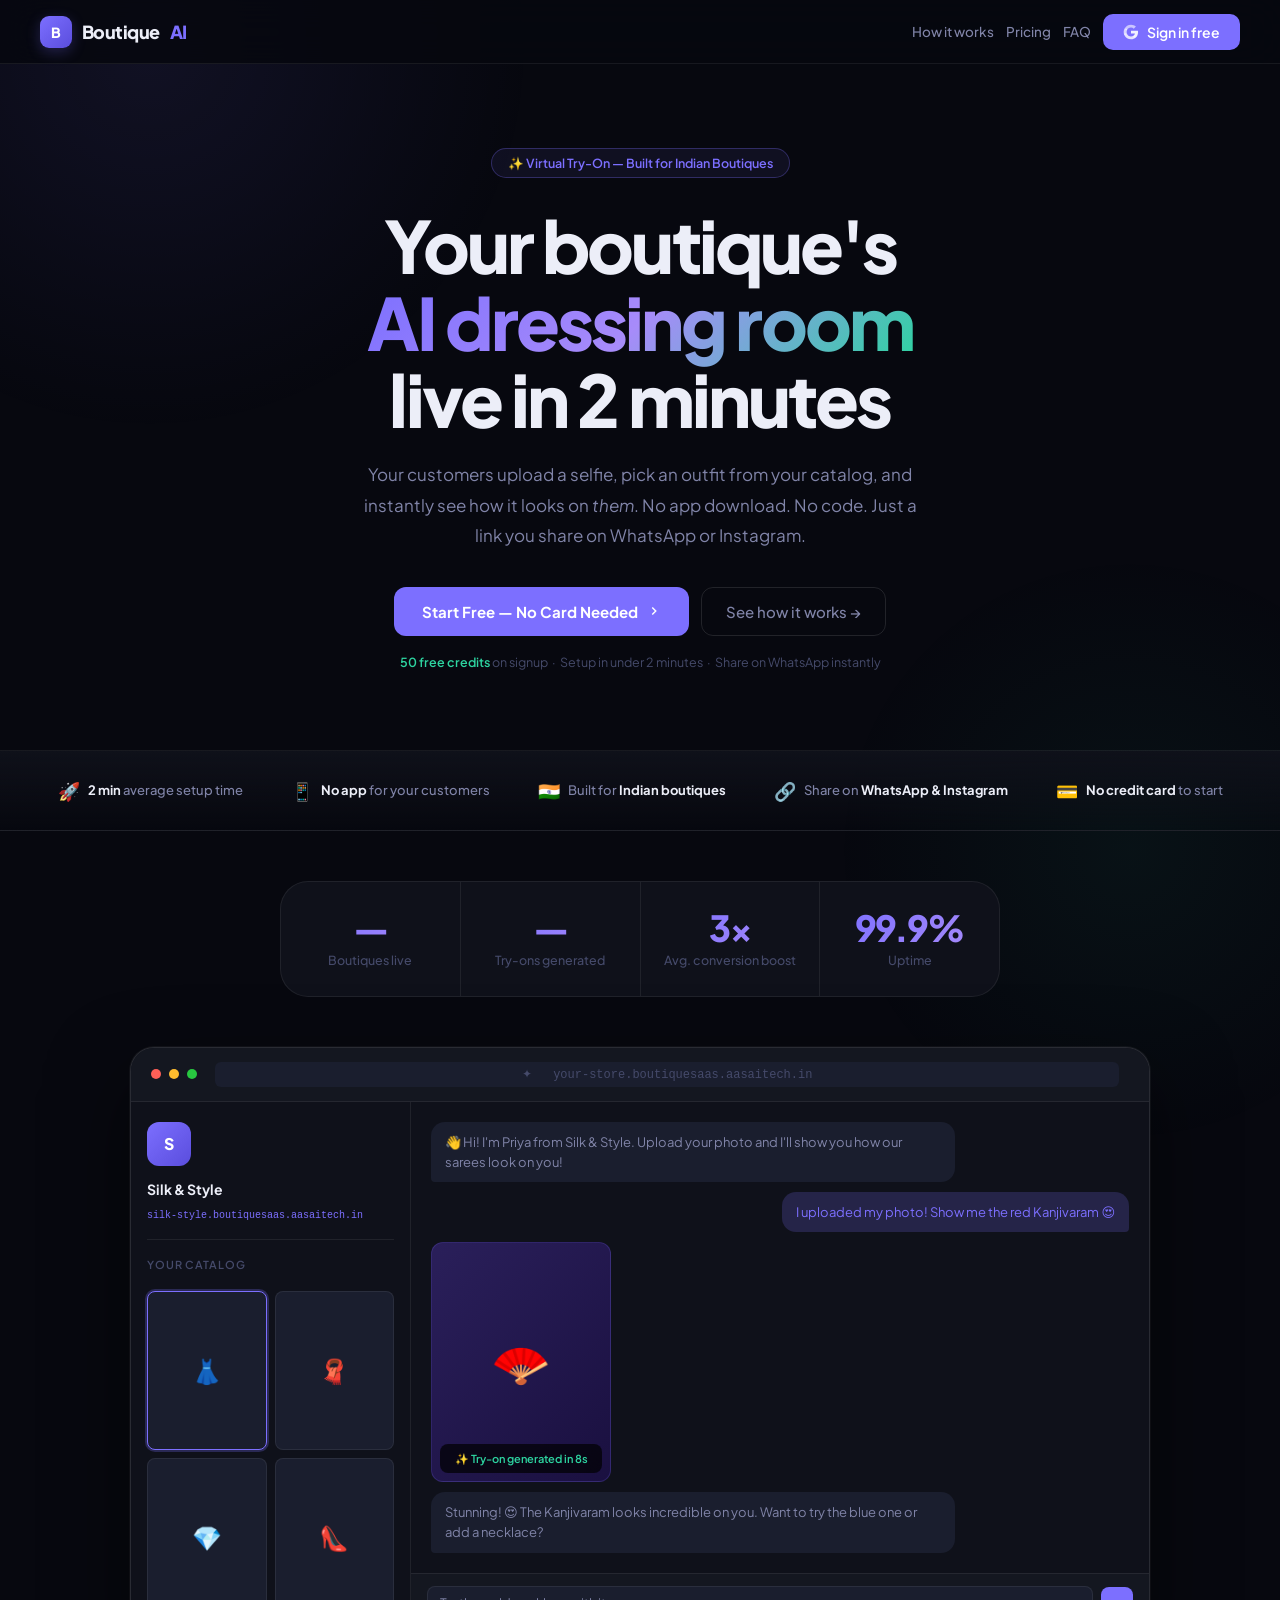
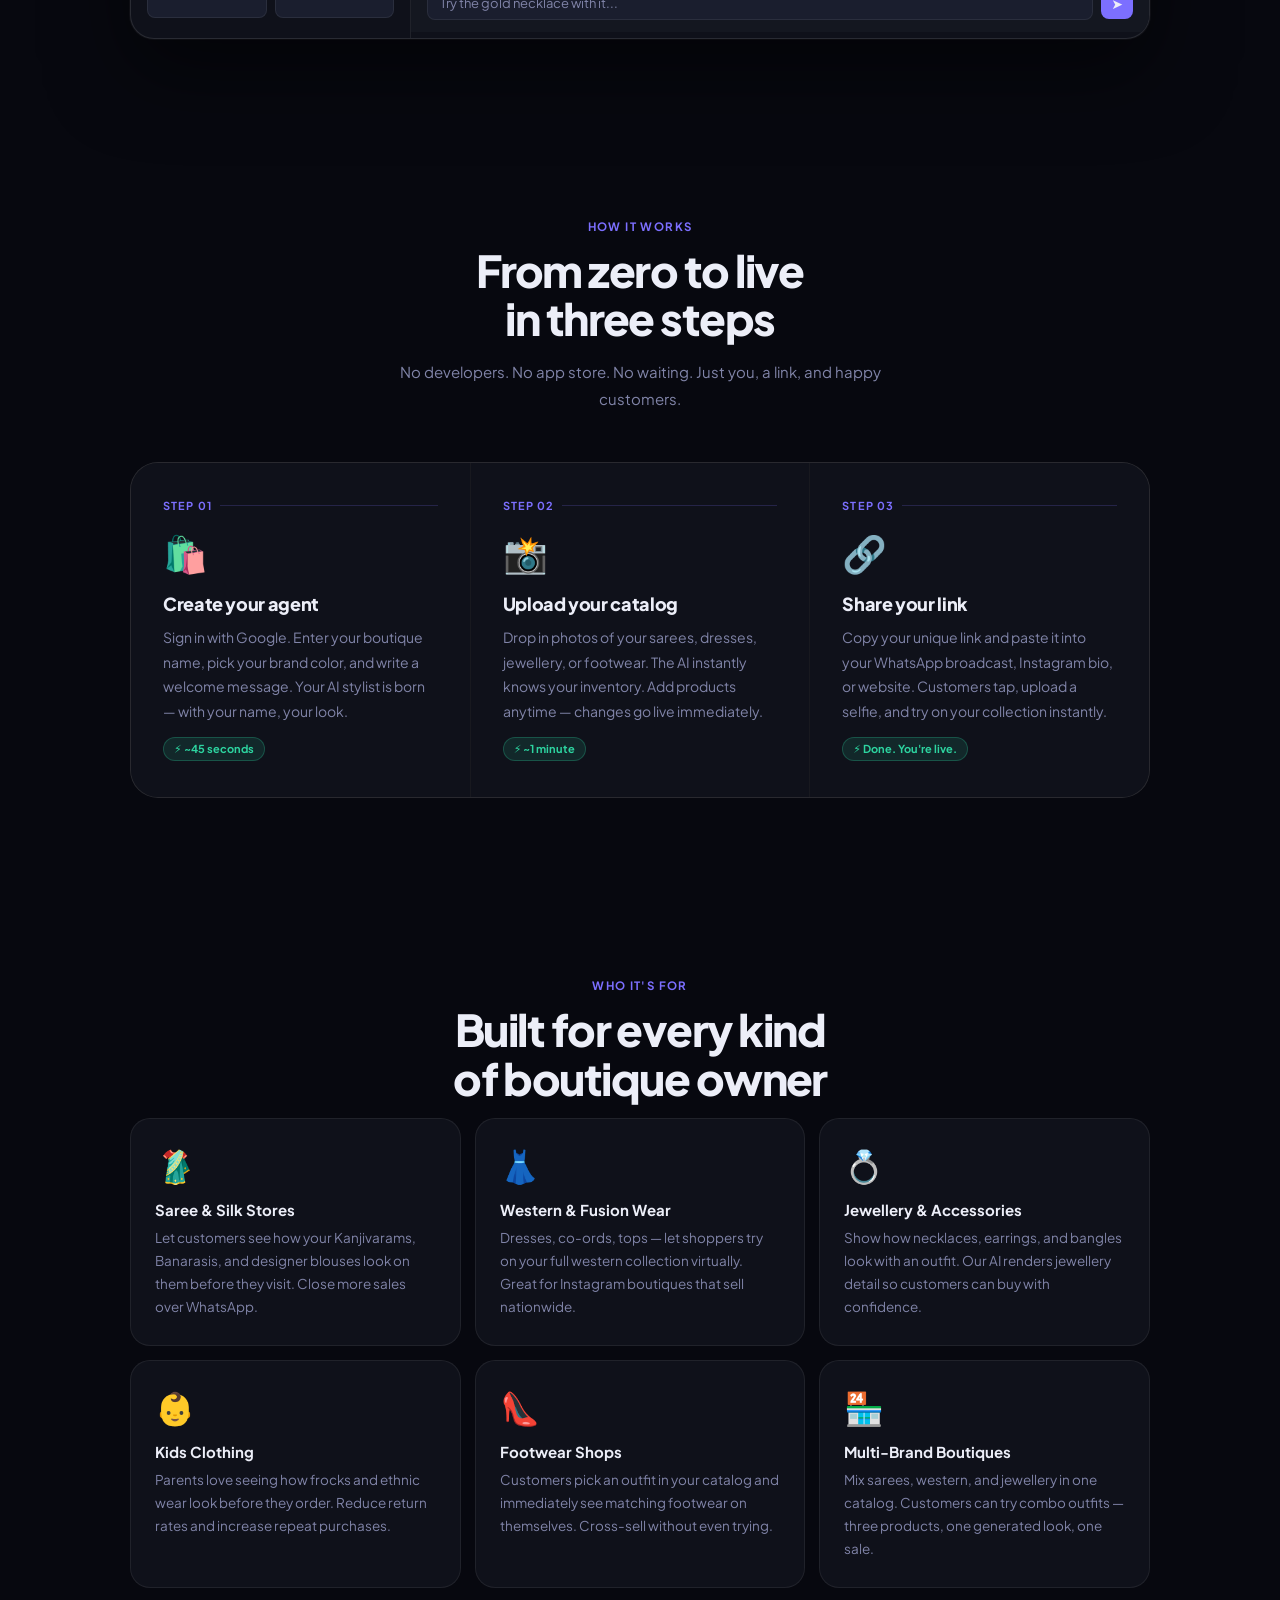
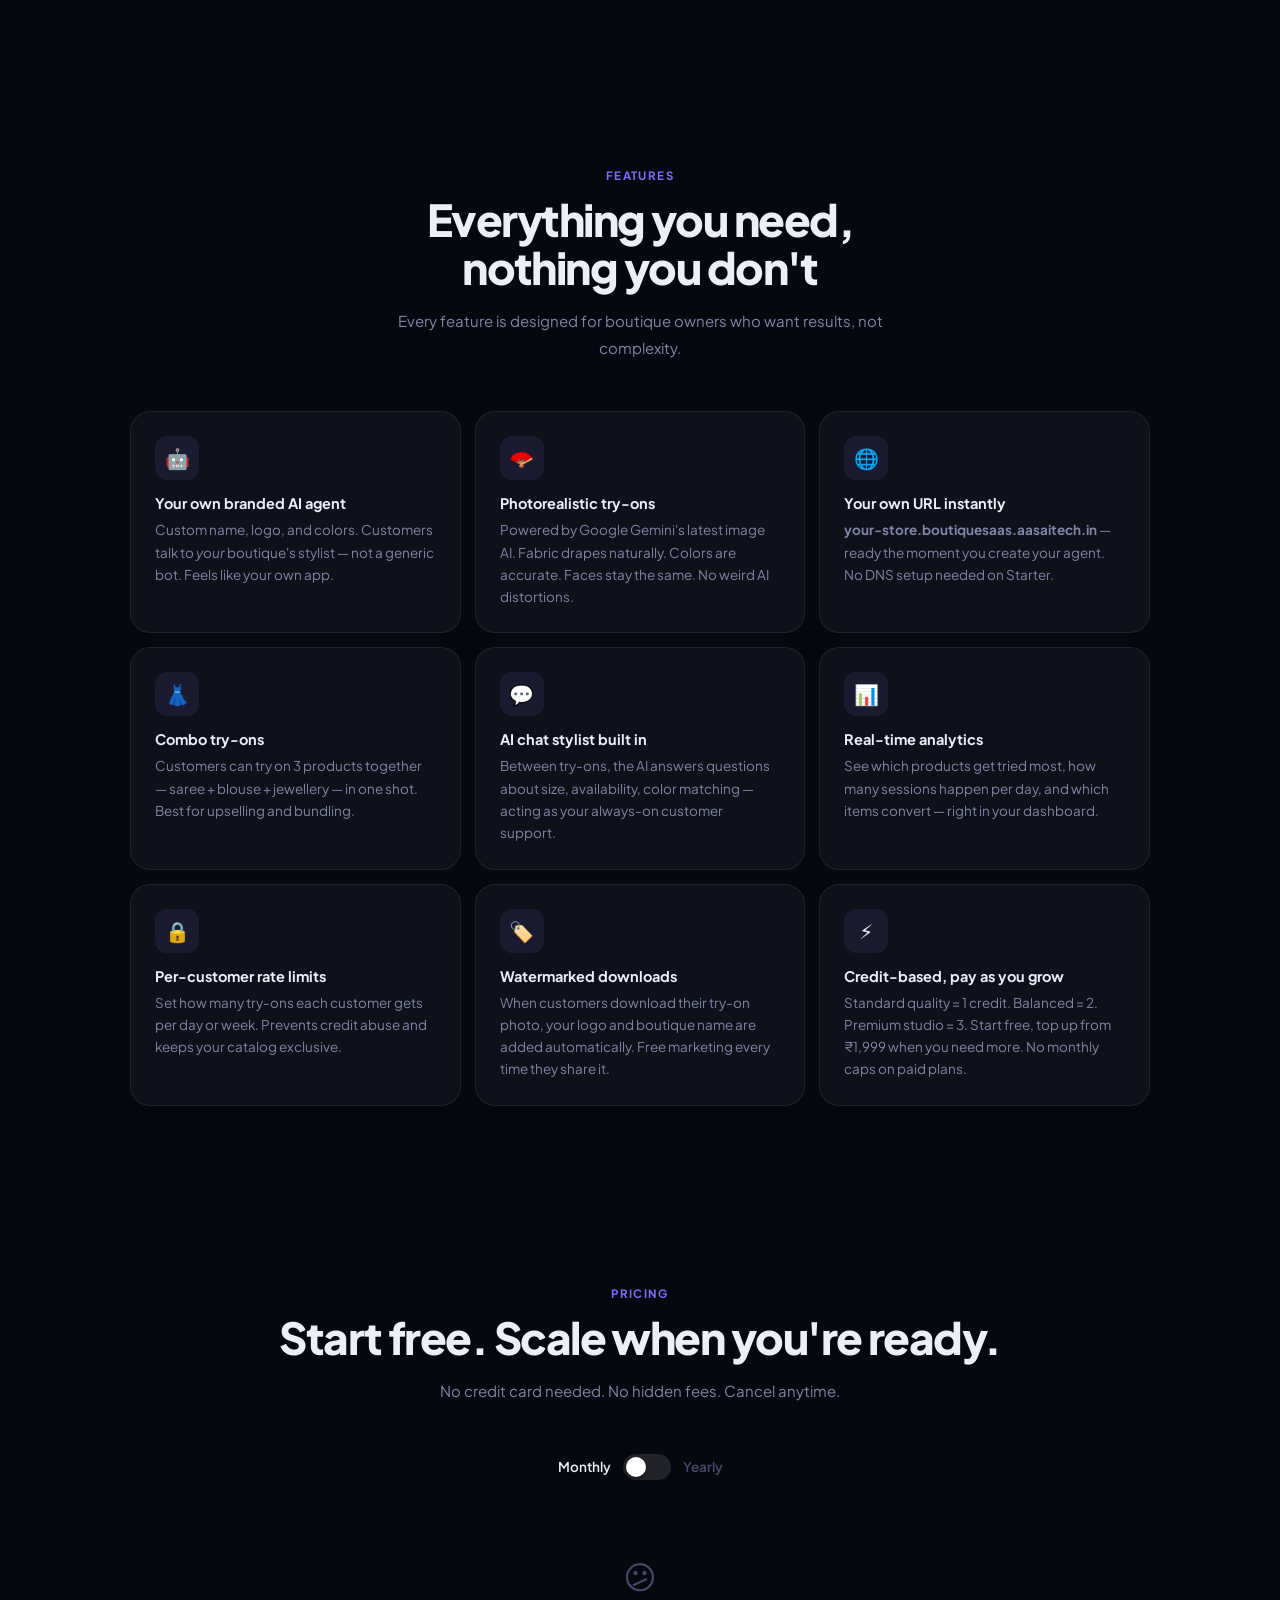
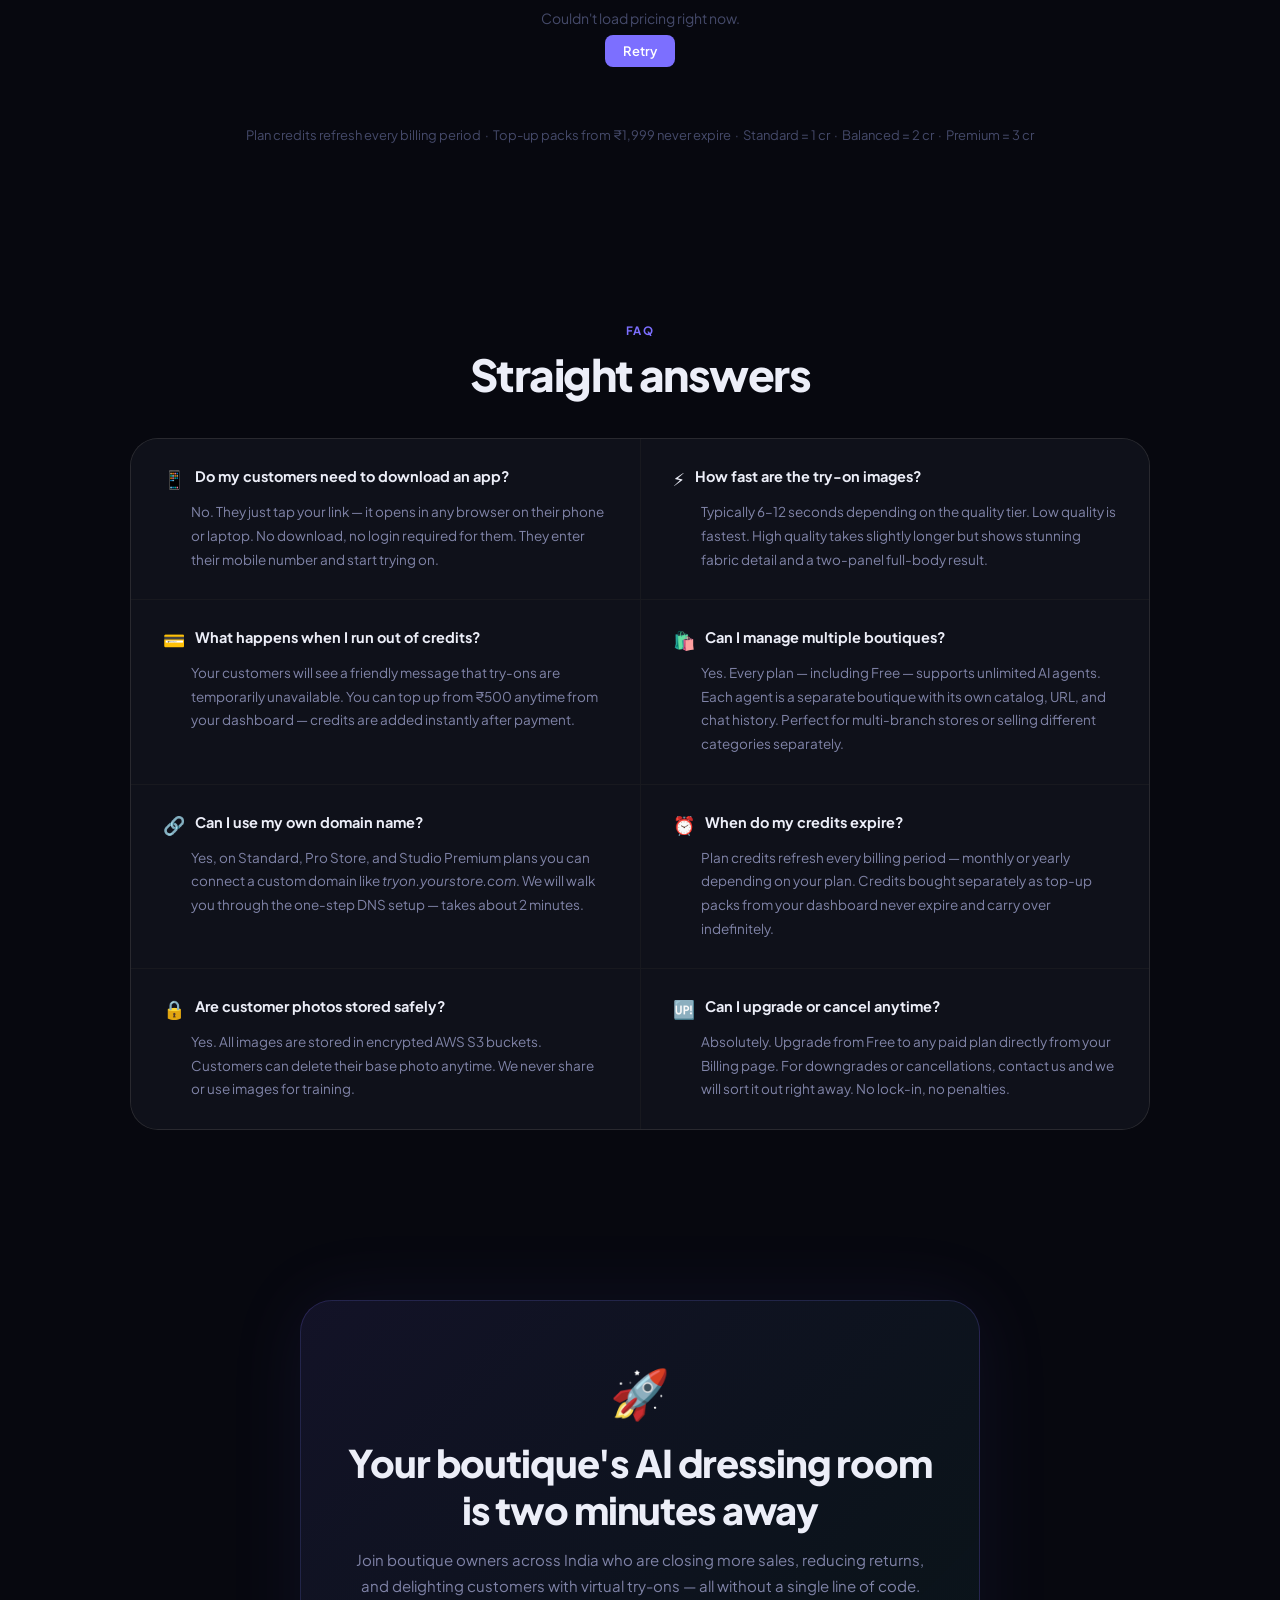
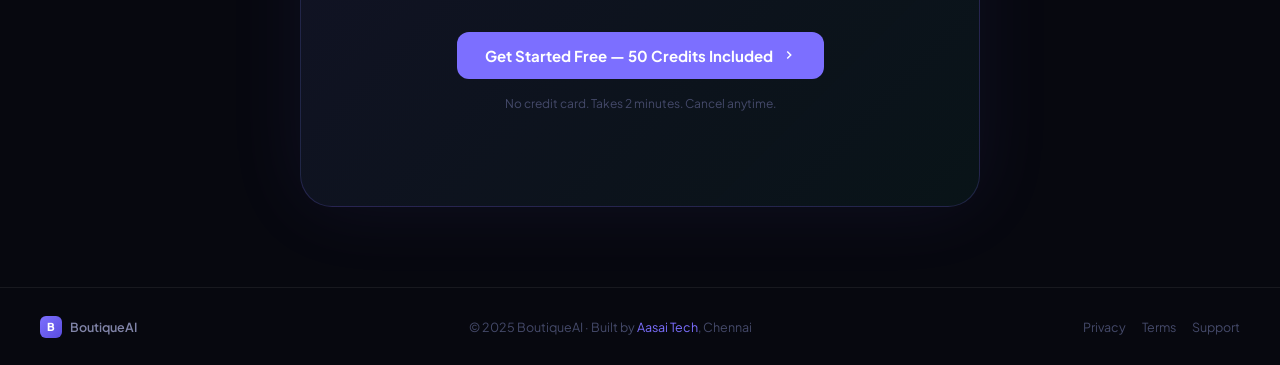
<file: payments.html>
<!DOCTYPE html>
<html lang="en">
<head>
<meta charset="UTF-8">
<meta name="viewport" content="width=device-width,initial-scale=1.0,maximum-scale=1.0">
<title>Billing & Plans — BoutiqueAI</title>
<link rel="preconnect" href="https://fonts.googleapis.com">
<link rel="preconnect" href="https://fonts.gstatic.com" crossorigin>
<link href="https://fonts.googleapis.com/css2?family=Plus+Jakarta+Sans:wght@300;400;500;600;700;800&family=JetBrains+Mono:wght@400;500;600&display=swap" rel="stylesheet">
<script src="https://checkout.razorpay.com/v1/checkout.js"></script>
<link rel="stylesheet" href="shared.css">
<style>

/* ── Page header ────────────────────────────────────────────────── */
.page-header { display:flex; align-items:flex-start; justify-content:space-between; gap:16px; margin-bottom:22px; }
.page-header h1 { font-size:22px; font-weight:800; letter-spacing:-.04em; line-height:1.2; margin-bottom:4px; }
.page-header p  { font-size:13px; color:var(--text-2); }

/* ── Status row (plan · credits · agents · expiry) ──────────────── */
.status-row {
  display:grid; grid-template-columns:repeat(4,1fr);
  gap:14px; margin-bottom:22px;
}
.status-card {
  background:var(--surface); border:1px solid var(--border);
  border-radius:16px; padding:16px 14px 16px 16px;
  display:flex; flex-direction:row; align-items:center; gap:14px;
  box-shadow:var(--sh-sm); overflow:hidden; transition:var(--t);
}
.status-icon-box {
  width:52px; height:52px; border-radius:14px; flex-shrink:0;
  display:flex; align-items:center; justify-content:center; font-size:22px;
}
.sib-purple { background:rgba(124,111,255,.13); }
.sib-teal   { background:rgba(20,184,166,.13); }
.sib-blue   { background:rgba(59,130,246,.13); }
.sib-amber  { background:rgba(217,119,6,.12); }
.status-info { flex:1; min-width:0; }
.status-num {
  font-size:24px; font-weight:800; letter-spacing:-.05em;
  line-height:1; font-family:var(--mono); margin-bottom:3px;
}
.status-lbl  { font-size:12px; font-weight:600; color:var(--text); }
.status-sub  { font-size:11px; color:var(--text-3); margin-top:2px; }

/* credits expiry inline */
.credit-expiry-note { font-size:10.5px; color:var(--text-3); margin-top:3px; }

/* agents progress inline */
.status-prog { height:4px; border-radius:99px; background:var(--border); margin-top:6px; overflow:hidden; }
.status-prog-fill { height:100%; border-radius:99px; background:var(--accent); transition:width .4s; }

/* ── Billing toggle ─────────────────────────────────────────────── */
.billing-toggle { display:flex; align-items:center; gap:10px; justify-content:center; margin-bottom:18px; }
.btog-lbl { font-size:13px; font-weight:600; color:var(--text-3); cursor:pointer; transition:var(--t); }
.btog-lbl.active { color:var(--text); }
.btog-switch { position:relative; width:40px; height:22px; cursor:pointer; }
.btog-switch input { opacity:0; width:0; height:0; position:absolute; }
.btog-track { position:absolute; inset:0; background:var(--border); border-radius:11px; transition:var(--t); }
.btog-switch input:checked + .btog-track { background:var(--accent); }
.btog-thumb { position:absolute; top:3px; left:3px; width:16px; height:16px; background:#fff; border-radius:50%; transition:var(--t); box-shadow:0 1px 4px rgba(0,0,0,.22); }
.btog-switch input:checked ~ .btog-thumb { left:21px; }
.yearly-badge {
  display:inline-flex; align-items:center;
  background:rgba(34,197,94,.12); color:#16a34a;
  border:1px solid rgba(34,197,94,.22);
  font-size:9.5px; font-weight:700; letter-spacing:.05em; text-transform:uppercase;
  padding:1px 7px; border-radius:20px; margin-left:2px;
}

/* ── Section label ──────────────────────────────────────────────── */
.sec-lbl {
  font-size:11px; font-weight:700; letter-spacing:.1em; text-transform:uppercase;
  color:var(--text-3); margin-bottom:12px;
}

/* ── Plan grid ──────────────────────────────────────────────────── */
.plans-grid {
  display:grid; grid-template-columns:repeat(4,1fr);
  gap:12px; margin-bottom:24px;
  align-items:stretch;
}
.plan-card {
  background:var(--surface); border:1.5px solid var(--border);
  border-radius:16px; padding:18px 16px; position:relative;
  display:flex; flex-direction:column; transition:var(--t);
}
.plan-card:hover { box-shadow:var(--sh); transform:translateY(-2px); }
.plan-card.current { border-color:var(--accent); box-shadow:0 0 0 3px var(--accent-dim); }
.plan-card.popular { border-color:var(--accent); }

.plan-pill-wrap { position:absolute; top:-11px; left:50%; transform:translateX(-50%); white-space:nowrap; z-index:1; }
.plan-pill-current { background:var(--green,#19a37a); color:#fff; font-size:9.5px; font-weight:700; letter-spacing:.08em; text-transform:uppercase; padding:3px 12px; border-radius:20px; }
.plan-pill-popular { background:var(--accent); color:#fff; font-size:9.5px; font-weight:700; letter-spacing:.08em; text-transform:uppercase; padding:3px 12px; border-radius:20px; }

.plan-name { font-size:11px; font-weight:700; text-transform:uppercase; letter-spacing:.1em; color:var(--text-3); margin-bottom:8px; }
.plan-price {
  font-size:27px; font-weight:800; letter-spacing:-.05em;
  font-family:var(--mono); color:var(--text); line-height:1; margin-bottom:1px;
}
.plan-price span { font-size:13px; font-weight:500; color:var(--text-3); letter-spacing:0; }
.plan-save { font-size:11px; font-weight:700; color:#16a34a; min-height:15px; margin-bottom:6px; }

.plan-credits-chip {
  display:inline-flex; align-items:center; gap:4px;
  padding:3px 9px; border-radius:20px;
  font-size:11px; font-weight:700; margin-bottom:12px;
}

.plan-divider { height:1px; background:var(--border); margin-bottom:11px; }

/* core features — always visible, max 3 */
.plan-core { display:flex; flex-direction:column; gap:6px; margin-bottom:8px; }
.plan-feat { display:flex; align-items:flex-start; gap:7px; font-size:12px; color:var(--text-2); line-height:1.4; }
.plan-feat-check { flex-shrink:0; margin-top:1px; color:var(--accent); font-size:11px; }

/* expanded features */
.plan-more {
  display:flex; flex-direction:column; gap:6px;
  overflow:hidden; max-height:0; opacity:0;
  transition:max-height .3s ease, opacity .25s ease;
}
.plan-more.open { max-height:300px; opacity:1; }
.plan-more-btn {
  background:none; border:none; padding:0 0 8px;
  font-size:11.5px; font-weight:600; color:var(--accent);
  cursor:pointer; font-family:var(--font);
  display:flex; align-items:center; gap:3px; transition:var(--t);
}
.plan-more-btn:hover { opacity:.75; }
.plan-action { margin-top:auto; padding-top:12px; }

/* ── Top-up / primary gradient button (matches home .topup-btn) ── */
.btn-gradient {
  display:flex; align-items:center; justify-content:center; gap:7px;
  width:100%; padding:11px; border-radius:10px;
  background:linear-gradient(135deg,var(--accent),var(--accent-3));
  color:#fff; font-size:13px; font-weight:700; border:none;
  cursor:pointer; font-family:var(--font); transition:var(--t);
  box-shadow:0 4px 16px rgba(124,111,255,.3);
}
.btn-gradient:hover { transform:translateY(-1px); box-shadow:0 8px 24px rgba(124,111,255,.4); }
.btn-gradient:disabled { opacity:.5; cursor:not-allowed; transform:none; box-shadow:none; }

/* ── Tabs ───────────────────────────────────────────────────────── */
.htabs {
  display:flex; gap:2px;
  background:var(--surface-2); border:1px solid var(--border);
  border-radius:10px; padding:3px; width:fit-content; margin-bottom:18px;
}
.htab {
  padding:6px 16px; border-radius:8px; font-size:12.5px; font-weight:600;
  color:var(--text-3); cursor:pointer; transition:var(--t);
  border:none; background:none; font-family:var(--font);
}
.htab:hover { color:var(--text); }
.htab.active { background:var(--surface); color:var(--text); box-shadow:0 1px 4px rgba(0,0,0,.1); }
.htab-pane { display:none; }
.htab-pane.active { display:block; }

/* sub-tabs inside History */
.sub-tabs { display:flex; gap:0; border-bottom:1px solid var(--border); margin-bottom:16px; }
.sub-tab {
  padding:8px 16px; font-size:12.5px; font-weight:600;
  color:var(--text-3); cursor:pointer; border-bottom:2px solid transparent;
  background:none; border-top:none; border-left:none; border-right:none;
  font-family:var(--font); transition:var(--t); margin-bottom:-1px;
}
.sub-tab:hover { color:var(--text); }
.sub-tab.active { color:var(--accent); border-bottom-color:var(--accent); }

/* ── Quality chips ──────────────────────────────────────────────── */
.qcost-row { display:flex; gap:8px; flex-wrap:wrap; margin-bottom:14px; }
.qcost-chip {
  display:flex; align-items:center; gap:5px;
  padding:4px 10px; border-radius:8px;
  background:var(--surface-2); border:1px solid var(--border);
  font-size:11.5px; font-weight:600; color:var(--text-2);
}

/* ── Credit pack cards ──────────────────────────────────────────── */
.credit-grid { display:grid; grid-template-columns:repeat(3,1fr); gap:12px; margin-bottom:24px; }
.credit-pack {
  background:var(--surface); border:1.5px solid var(--border);
  border-radius:16px; padding:16px 14px; position:relative;
  display:flex; flex-direction:column; transition:var(--t);
  box-shadow:var(--sh-sm);
}
.credit-pack:hover { transform:translateY(-1px); box-shadow:var(--sh); }
.credit-pack.best { border-color:var(--accent); }
.credit-pack-badge {
  position:absolute; top:-10px; left:50%; transform:translateX(-50%);
  background:var(--accent); color:#fff;
  font-size:9px; font-weight:700; letter-spacing:.08em; text-transform:uppercase;
  padding:2px 10px; border-radius:20px; white-space:nowrap;
}
.pack-amount {
  font-size:27px; font-weight:800; letter-spacing:-.05em;
  font-family:var(--mono); color:var(--accent); line-height:1; margin-bottom:2px;
}
.pack-lbl  { font-size:11.5px; color:var(--text-3); margin-bottom:8px; }
.pack-price {
  font-size:18px; font-weight:800; font-family:var(--mono);
  color:var(--text); margin-bottom:1px;
}
.pack-ppc  { font-size:11.5px; color:var(--text-3); margin-bottom:4px; }
.pack-save { font-size:11px; font-weight:700; color:#16a34a; min-height:14px; margin-bottom:10px; }
.pack-perks { display:flex; flex-direction:column; gap:4px; margin-bottom:12px; }
.pack-perk { font-size:11.5px; color:var(--text-2); display:flex; align-items:center; gap:5px; }
.pack-perk::before { content:'✓'; color:var(--accent); font-weight:700; font-size:11px; flex-shrink:0; }

/* ── Payment / credit history rows ─────────────────────────────── */
.pay-row {
  display:flex; align-items:center; justify-content:space-between;
  padding:12px 0; border-bottom:1px solid var(--border);
}
.pay-row:last-child { border-bottom:none; }
.pay-badge {
  display:inline-flex; align-items:center; gap:5px;
  font-size:11.5px; font-weight:700; padding:3px 9px;
  border-radius:20px; background:var(--accent-dim); color:var(--accent);
  text-transform:capitalize;
}
.pay-amount { font-family:var(--mono); font-weight:700; font-size:13.5px; color:var(--text); }
.pay-meta   { font-size:11px; color:var(--text-3); margin-top:2px; }
.pay-status { font-size:10.5px; font-weight:700; text-transform:uppercase; letter-spacing:.06em; padding:2px 7px; border-radius:20px; }
.pay-status.paid,.pay-status.captured { background:rgba(74,222,128,.12); color:#16a34a; }
.btn-inv {
  display:inline-flex; align-items:center; gap:4px;
  font-size:11px; font-weight:600; padding:4px 10px;
  border-radius:8px; cursor:pointer; transition:var(--t);
  background:var(--surface-2); color:var(--text-2); border:1px solid var(--border-md);
}
.btn-inv:hover { background:var(--accent-dim); color:var(--accent); border-color:var(--accent); }

/* credit purchase row number */
.credit-row-num {
  font-family:var(--mono); font-weight:800; font-size:17px; color:var(--accent);
}

/* ── Balance card in credits tab ────────────────────────────────── */
.bal-card {
  background:var(--surface); border:1px solid var(--border);
  border-radius:16px; padding:16px 18px;
  display:flex; align-items:center; justify-content:space-between;
  box-shadow:var(--sh-sm); margin-bottom:20px;
}
.bal-num {
  font-size:27px; font-weight:800; letter-spacing:-.05em;
  font-family:var(--mono); line-height:1;
}
.bal-lbl { font-size:12px; font-weight:600; color:var(--text-2); margin-top:2px; }

/* ── Empty ──────────────────────────────────────────────────────── */
.empty-row { text-align:center; padding:28px 16px; color:var(--text-3); font-size:13px; }

/* ── Payment overlay ────────────────────────────────────────────── */
#payment-overlay {
  display:none; position:fixed; inset:0; z-index:9999;
  background:rgba(0,0,0,.55); align-items:center; justify-content:center;
}
#payment-overlay.active { display:flex; }
.overlay-card {
  background:var(--surface); border-radius:18px; padding:32px 44px;
  text-align:center; max-width:320px; box-shadow:var(--sh-lg);
}
.overlay-spinner {
  width:44px; height:44px; border:4px solid var(--border);
  border-top-color:var(--accent); border-radius:50%;
  animation:spin .8s linear infinite; margin:0 auto 16px;
}
@keyframes spin { to { transform:rotate(360deg); } }
.overlay-title { font-size:15px; font-weight:700; margin-bottom:5px; color:var(--text); }
.overlay-msg   { font-size:12.5px; color:var(--text-2); }

/* ── Invoice modal ──────────────────────────────────────────────── */
#invoice-modal {
  display:none; position:fixed; inset:0; z-index:9998;
  background:rgba(0,0,0,.6); align-items:flex-start;
  justify-content:center; overflow-y:auto; padding:24px 16px;
}
#invoice-modal.active { display:flex; }
.inv-wrap {
  background:var(--surface); border-radius:16px;
  width:100%; max-width:660px; box-shadow:var(--sh-lg);
  position:relative; margin:auto;
}
.inv-toolbar {
  display:flex; align-items:center; justify-content:space-between;
  padding:14px 22px; border-bottom:1px solid var(--border); gap:10px;
}
.inv-toolbar-title { font-size:13.5px; font-weight:700; color:var(--text); }
#invoice-content { padding:30px 34px; }

/* Invoice document */
.inv-header { display:flex; justify-content:space-between; align-items:flex-start; margin-bottom:22px; }
.inv-brand  { font-size:20px; font-weight:800; color:var(--accent); letter-spacing:-.03em; }
.inv-brand span { color:var(--text-3); font-weight:400; }
.inv-meta { text-align:right; }
.inv-meta-tag  { font-size:11px; font-weight:700; text-transform:uppercase; letter-spacing:.12em; color:var(--text-3); margin-bottom:4px; }
.inv-meta-num  { font-family:var(--mono); font-size:14px; font-weight:700; color:var(--text); margin-bottom:2px; }
.inv-meta-date { font-size:11.5px; color:var(--text-3); }
.inv-divider   { height:1px; background:var(--border); margin:18px 0; }
.inv-parties   { display:grid; grid-template-columns:1fr 1fr; gap:20px; margin-bottom:20px; }
.inv-party-lbl  { font-size:10px; font-weight:700; text-transform:uppercase; letter-spacing:.1em; color:var(--text-3); margin-bottom:6px; }
.inv-party-name { font-size:13.5px; font-weight:700; color:var(--text); margin-bottom:3px; }
.inv-party-info { font-size:12px; color:var(--text-2); line-height:1.6; }
.inv-gstin { display:inline-block; margin-top:4px; font-family:var(--mono); font-size:11px; background:var(--surface-3); border:1px solid var(--border-md); border-radius:5px; padding:2px 7px; color:var(--text-2); }
.inv-table { width:100%; border-collapse:collapse; margin-bottom:18px; }
.inv-table th { font-size:10px; font-weight:700; text-transform:uppercase; letter-spacing:.1em; color:var(--text-3); padding:7px 10px; border-bottom:2px solid var(--border-md); text-align:left; }
.inv-table th:last-child { text-align:right; }
.inv-table td { padding:10px; font-size:12.5px; color:var(--text); border-bottom:1px solid var(--border); vertical-align:top; }
.inv-table td:last-child { text-align:right; font-family:var(--mono); font-weight:600; }
.inv-table tr:last-child td { border-bottom:none; }
.inv-table-sub { font-size:11px; color:var(--text-3); margin-top:1px; }
.inv-totals { margin-left:auto; width:210px; }
.inv-total-row { display:flex; justify-content:space-between; align-items:baseline; font-size:12px; color:var(--text-2); padding:3px 0; }
.inv-total-row.grand { font-size:15px; font-weight:800; color:var(--text); padding-top:8px; margin-top:5px; border-top:2px solid var(--border-md); }
.inv-total-row.grand .inv-total-amt { font-family:var(--mono); color:var(--accent); }
.inv-total-amt { font-family:var(--mono); font-weight:600; }
.inv-paid-badge { display:inline-flex; align-items:center; gap:5px; font-size:10.5px; font-weight:700; text-transform:uppercase; letter-spacing:.08em; padding:3px 10px; border-radius:20px; background:rgba(74,222,128,.12); color:#16a34a; border:1px solid rgba(74,222,128,.22); }
.inv-footer { margin-top:20px; padding-top:14px; border-top:1px solid var(--border); display:flex; justify-content:space-between; align-items:center; }
.inv-footer-note { font-size:11px; color:var(--text-3); line-height:1.6; }
.inv-loading { text-align:center; padding:44px 24px; color:var(--text-3); font-size:13px; }
.inv-spinner { width:32px; height:32px; border:3px solid var(--border-md); border-top-color:var(--accent); border-radius:50%; animation:spin .8s linear infinite; margin:0 auto 12px; }

/* ── Print ──────────────────────────────────────────────────────── */
@media print {
  body>*:not(#invoice-print-area){ display:none!important; }
  #invoice-print-area {
    display:block!important; font-family:'Plus Jakarta Sans',Arial,sans-serif;
    color:#0F1117; background:#fff; padding:40px 48px;
    --accent:#7C6FFF; --text:#0F1117; --text-2:#5A5E78; --text-3:#9EA3BB;
    --border:#E5E5EA; --border-md:#D1D1D6; --surface-3:#F7F8FD;
    --mono:'JetBrains Mono',monospace;
  }
}

/* ── Responsive ─────────────────────────────────────────────────── */
@media(max-width:1100px){ .plans-grid{ grid-template-columns:repeat(2,1fr); } }
@media(max-width:860px) { .status-row{ grid-template-columns:repeat(2,1fr); } .credit-grid{ grid-template-columns:repeat(2,1fr); } }
@media(max-width:640px) {
  .plans-grid{ grid-template-columns:1fr; }
  .status-row{ grid-template-columns:1fr 1fr; }
  .credit-grid{ grid-template-columns:1fr; }
}
</style>
<script>
;(function(){
  var d = localStorage.getItem('ba_theme') === 'dark';
  document.documentElement[d ? 'setAttribute' : 'removeAttribute']('data-theme','dark');
  document.documentElement.style.background = d ? '#07080D' : '#F2F3F9';
})();
</script>
<script src="api.js"></script>
<script src="nav.js"></script>
</head>
<body>
<div id="toast-container"></div>

<!-- Payment processing overlay -->
<div id="payment-overlay">
  <div class="overlay-card">
    <div class="overlay-spinner"></div>
    <div class="overlay-title" id="overlay-title">Processing Payment</div>
    <div class="overlay-msg"   id="overlay-msg">Please wait…</div>
  </div>
</div>

<!-- Invoice modal -->
<div id="invoice-modal" onclick="handleInvoiceBackdropClick(event)">
  <div class="inv-wrap">
    <div class="inv-toolbar">
      <div class="inv-toolbar-title">🧾 Invoice</div>
      <div style="display:flex;gap:8px;align-items:center">
        <button class="btn btn-primary btn-sm" onclick="printInvoice()" id="inv-print-btn" style="display:none">🖨️ Print / PDF</button>
        <button class="btn btn-secondary btn-sm" onclick="closeInvoiceModal()">✕ Close</button>
      </div>
    </div>
    <div id="invoice-content">
      <div class="inv-loading"><div class="inv-spinner"></div>Loading invoice…</div>
    </div>
  </div>
</div>
<div id="invoice-print-area" style="display:none"></div>

<!-- Mobile topbar -->
<div class="mobile-topbar">
  <div class="mob-left">
    <button class="hamburger" onclick="openMobileSidebar()">
      <svg viewBox="0 0 16 16"><line x1="1" y1="4" x2="15" y2="4"/><line x1="1" y1="8" x2="15" y2="8"/><line x1="1" y1="12" x2="15" y2="12"/></svg>
    </button>
    <a class="mob-logo" href="home.html">Boutique<span>AI</span></a>
  </div>
  <div class="mob-right"><button class="theme-toggle" style="font-size:15px;"></button></div>
</div>

<div class="sidebar-backdrop" id="sidebarBackdrop" onclick="closeMobileSidebar()"></div>
<div class="sidebar" id="sidebar"></div>

<!-- Skeleton -->
<div id="page-skeleton">
  <div class="skel-topbar"><div class="skel" style="height:12px;width:140px;border-radius:4px"></div></div>
  <div class="skel-body">
    <div style="display:grid;grid-template-columns:repeat(4,1fr);gap:14px;margin-bottom:22px">
      <div class="skel" style="height:84px;border-radius:16px"></div>
      <div class="skel" style="height:84px;border-radius:16px;opacity:.85"></div>
      <div class="skel" style="height:84px;border-radius:16px;opacity:.7"></div>
      <div class="skel" style="height:84px;border-radius:16px;opacity:.55"></div>
    </div>
    <div style="display:grid;grid-template-columns:repeat(4,1fr);gap:12px">
      <div class="skel" style="height:280px;border-radius:16px"></div>
      <div class="skel" style="height:280px;border-radius:16px;opacity:.85"></div>
      <div class="skel" style="height:280px;border-radius:16px;opacity:.7"></div>
      <div class="skel" style="height:280px;border-radius:16px;opacity:.55"></div>
    </div>
  </div>
</div>

<div class="main-wrap">
  <div class="topbar">
    <div class="topbar-left"><span class="topbar-title">Billing & Plans</span></div>
    <div class="topbar-right"><button class="theme-toggle" style="font-size:15px;"></button></div>
  </div>

  <div class="content" id="page-content" style="display:none">

    <!-- ── Page header ──────────────────────────────────────────── -->
    <div class="page-header">
      <div>
        <h1>Billing &amp; Plans</h1>
        <p>Manage your subscription, buy credits, and view invoices.</p>
      </div>
      <a href="account.html" class="btn btn-secondary btn-sm" style="margin-top:4px">⚙️ Account Settings</a>
    </div>

    <!-- ── Status row ───────────────────────────────────────────── -->
    <div class="status-row">

      <!-- Current plan -->
      <div class="status-card">
        <div class="status-icon-box sib-purple">🏷️</div>
        <div class="status-info">
          <div class="status-lbl">Current Plan</div>
          <div style="margin-top:4px"><span class="badge badge-accent" id="current-plan-badge">—</span></div>
          <div class="status-sub" id="billing-type-label"></div>
        </div>
      </div>

      <!-- Credits -->
      <div class="status-card">
        <div class="status-icon-box sib-teal">⚡</div>
        <div class="status-info">
          <div class="status-lbl">Credits</div>
          <div class="status-num" id="u-credits">—</div>
          <div class="status-sub">available</div>
          <div class="credit-expiry-note" id="u-credits-expiry" style="display:none">
            ⏰ Expires <strong id="u-credits-expiry-date"></strong>
          </div>
        </div>
      </div>

      <!-- Agents -->
      <div class="status-card">
        <div class="status-icon-box sib-blue">🤖</div>
        <div class="status-info">
          <div class="status-lbl">Agents</div>
          <div class="status-num">
            <span id="u-agents">—</span><span style="font-size:14px;color:var(--text-3);font-weight:500"> / <span id="u-agents-cap">—</span></span>
          </div>
          <div class="status-prog"><div class="status-prog-fill" id="u-agents-bar" style="width:0%"></div></div>
          <div class="status-sub" id="u-agents-pct"></div>
        </div>
      </div>

      <!-- Renews -->
      <div class="status-card">
        <div class="status-icon-box sib-amber">📅</div>
        <div class="status-info">
          <div class="status-lbl">Renews / Expires</div>
          <div style="font-size:14px;font-weight:700;color:var(--text);margin-top:4px" id="u-expires-date">—</div>
          <div class="status-sub" id="u-expires-label"></div>
        </div>
      </div>

    </div>

    <!-- ── Billing toggle ───────────────────────────────────────── -->
    <div class="billing-toggle">
      <span class="btog-lbl active" id="label-monthly">Monthly</span>
      <label class="btog-switch">
        <input type="checkbox" id="billing-toggle" onchange="toggleBilling()">
        <div class="btog-track"></div>
        <div class="btog-thumb"></div>
      </label>
      <span class="btog-lbl" id="label-yearly">Yearly <span class="yearly-badge">Save 10%</span></span>
    </div>

    <!-- ── Plans ────────────────────────────────────────────────── -->
    <div class="sec-lbl">Choose Your Plan</div>
    <div class="plans-grid" id="plans-grid"><!-- rendered by JS --></div>

    <!-- ── Credits / History tabs ──────────────────────────────── -->
    <div id="credits-section"></div>
    <div class="htabs">
      <button class="htab active" id="tab-btn-credits" onclick="switchTab('credits')">⚡ Credits</button>
      <button class="htab"        id="tab-btn-history" onclick="switchTab('history')">🧾 History</button>
    </div>

    <!-- CREDITS TAB ─────────────────────────────────────────────── -->
    <div class="htab-pane active" id="tab-credits">

      <!-- Balance card -->
      <div class="bal-card">
        <div>
          <div class="status-lbl" style="margin-bottom:4px">⚡ Credit Balance</div>
          <div class="bal-num" id="credit-balance">—</div>
          <div class="bal-lbl">credits available</div>
        </div>
        <div>
          <div class="qcost-row" id="qcost-row" style="margin-bottom:0;justify-content:flex-end">
            <span class="qcost-chip">🟢 Standard = <strong id="qcost-low" style="margin-left:2px">1</strong></span>
            <span class="qcost-chip">🟡 Balanced = <strong id="qcost-medium" style="margin-left:2px">2</strong></span>
            <span class="qcost-chip">🔴 Premium = <strong id="qcost-high" style="margin-left:2px">3</strong></span>
          </div>
          <div style="font-size:11px;color:var(--text-3);text-align:right;margin-top:5px">credits per try-on · top-up packs never expire</div>
        </div>
      </div>

      <div class="sec-lbl">Top Up Credits</div>
      <div class="credit-grid" id="credit-packages-grid">
        <div style="color:var(--text-3);font-size:13px">Loading…</div>
      </div>

      <!-- Recent credit summary -->
      <div class="card" style="margin-bottom:0" id="credit-recent-card" style="display:none">
        <div class="card-header">
          <div class="card-title"><span class="card-icon">📋</span>Recent Credit Activity</div>
          <button class="btn btn-secondary btn-sm" onclick="switchTab('history');switchSubTab('credit')">View all →</button>
        </div>
        <div class="card-body" id="credit-recent-body">
          <div class="empty-row">No credit purchases yet.</div>
        </div>
      </div>

    </div>

    <!-- HISTORY TAB ─────────────────────────────────────────────── -->
    <div class="htab-pane" id="tab-history">

      <div class="sub-tabs">
        <button class="sub-tab active" id="sub-btn-plan"   onclick="switchSubTab('plan')">Plan Payments</button>
        <button class="sub-tab"        id="sub-btn-credit" onclick="switchSubTab('credit')">Credit Purchases</button>
      </div>

      <div id="sub-plan">
        <div class="card">
          <div class="card-body" id="payment-history-body">
            <div class="empty-row">No plan payments yet.</div>
          </div>
        </div>
      </div>

      <div id="sub-credit" style="display:none">
        <div class="card">
          <div class="card-body" id="credit-purchase-body">
            <div class="empty-row">No credit purchases yet.</div>
          </div>
        </div>
      </div>

    </div>

    <!-- ── FAQ ──────────────────────────────────────────────────── -->
    <div style="height:24px"></div>
    <div class="card">
      <div class="card-header" style="cursor:pointer" onclick="toggleFAQ()">
        <div class="card-title"><span class="card-icon">❓</span>FAQ</div>
        <span style="font-size:12px;color:var(--text-3)" id="faq-lbl">Show ▾</span>
      </div>
      <div id="faq-body" style="display:none" class="card-body">
        <div style="display:flex;flex-direction:column;gap:14px">
          <div>
            <div style="font-size:13px;font-weight:700;margin-bottom:3px">What happens when I run out of credits?</div>
            <div style="font-size:12.5px;color:var(--text-2)">Try-on requests pause until you top up or renew. Top-up packs never expire and carry over indefinitely.</div>
          </div>
          <div class="divider" style="margin:0"></div>
          <div>
            <div style="font-size:13px;font-weight:700;margin-bottom:3px">When do plan credits expire?</div>
            <div style="font-size:12.5px;color:var(--text-2)">Plan credits expire at the end of your billing period. Credits bought separately never expire.</div>
          </div>
          <div class="divider" style="margin:0"></div>
          <div>
            <div style="font-size:13px;font-weight:700;margin-bottom:3px">Is payment secure?</div>
            <div style="font-size:12.5px;color:var(--text-2)">All payments go through Razorpay (PCI-DSS compliant). We never store card details. UPI, cards, net banking, and wallets supported.</div>
          </div>
          <div class="divider" style="margin:0"></div>
          <div>
            <div style="font-size:13px;font-weight:700;margin-bottom:3px">Can I upgrade or downgrade?</div>
            <div style="font-size:12.5px;color:var(--text-2)">Upgrades take effect immediately. For downgrades or cancellations contact support — we'll sort it out right away.</div>
          </div>
        </div>
      </div>
    </div>

  </div><!-- /#page-content -->
</div><!-- /.main-wrap -->

<script>
/* ══════════════════════════════════════════════════════════════════
   RUNTIME STATE
══════════════════════════════════════════════════════════════════ */
const WHATSAPP_NUM = '917890123456'

let PLAN_LIMITS  = {}
let PLAN_LABELS  = {
  free:'🆓 Free', standard:'⚡ Standard', pro:'🚀 Pro Store', studio:'🎬 Studio',
  small:'🌱 Small', medium:'🌿 Medium', enterprise:'🏢 Enterprise',
  starter:'🆓 Free', grower:'🌱 Small',
}
let PLAN_ICONS = {
  free:'🆓', standard:'⚡', pro:'🚀', studio:'🎬',
  small:'🌱', medium:'🌿', enterprise:'🏢', starter:'🆓', grower:'🌱',
}
let CREDIT_PACKAGES_DATA = []
let qualityCosts = { low:1, medium:2, high:3 }
let currentPlan  = 'free'
let billingCycle = 'monthly'
let currentUser  = null
let plansData    = []

/* ── Helpers ──────────────────────────────────────────────────── */
function fmtDate(iso) {
  if (!iso) return '—'
  try { return new Date(iso).toLocaleDateString('en-IN',{day:'numeric',month:'short',year:'numeric'}) }
  catch { return iso }
}
function qs(id) { return document.getElementById(id) }

/* ── UI toggles ───────────────────────────────────────────────── */
function toggleBilling() {
  billingCycle = qs('billing-toggle').checked ? 'yearly' : 'monthly'
  qs('label-monthly').classList.toggle('active', billingCycle === 'monthly')
  qs('label-yearly').classList.toggle('active',  billingCycle === 'yearly')
  renderPlans()
}

function switchTab(tab) {
  ;['credits','history'].forEach(t => {
    qs('tab-btn-' + t).classList.toggle('active', t === tab)
    qs('tab-' + t).classList.toggle('active', t === tab)
  })
}

function switchSubTab(sub) {
  ;['plan','credit'].forEach(s => {
    qs('sub-btn-' + s).classList.toggle('active', s === sub)
    qs('sub-' + s).style.display = s === sub ? 'block' : 'none'
  })
}

function toggleFAQ() {
  const body = qs('faq-body')
  const open = body.style.display !== 'none'
  body.style.display = open ? 'none' : 'block'
  qs('faq-lbl').textContent = open ? 'Show ▾' : 'Hide ▴'
}

function togglePlanMore(btn, planId) {
  const el = qs('plan-more-' + planId)
  if (!el) return
  const open = el.classList.toggle('open')
  btn.textContent = open ? '▴ Less' : '▾ More features'
}

/* ── Overlay ──────────────────────────────────────────────────── */
function showOverlay(title, msg) {
  qs('overlay-title').textContent = title
  qs('overlay-msg').textContent   = msg
  qs('payment-overlay').classList.add('active')
}
function hideOverlay() { qs('payment-overlay').classList.remove('active') }

/* ── Contact sales ────────────────────────────────────────────── */
function contactSales(plan) {
  const name = plan.charAt(0).toUpperCase() + plan.slice(1)
  window.open(`https://wa.me/${WHATSAPP_NUM}?text=${encodeURIComponent(`Hi! I'd like to know more about the BoutiqueAI ${name} plan.`)}`, '_blank')
}

/* ══════════════════════════════════════════════════════════════════
   RENDER PLAN CARDS
══════════════════════════════════════════════════════════════════ */
function renderPlans() {
  const grid = qs('plans-grid')
  if (!grid || !plansData.length) return
  grid.innerHTML = ''

  plansData.forEach(plan => {
    const isCurrent  = plan.id === currentPlan
    const planIdx    = plansData.findIndex(p => p.id === plan.id)
    const currentIdx = plansData.findIndex(p => p.id === currentPlan)
    const isUpgrade  = planIdx > currentIdx
    const price      = plan.price_inr[billingCycle]
    const savings    = billingCycle === 'yearly' ? (plan.savings_inr?.yearly || 0) : 0
    const crMo       = plan.limits?.credits_included        || 0
    const crYr       = plan.limits?.credits_included_yearly || 0
    const credits    = billingCycle === 'yearly' ? crYr : crMo
    const isFree     = price === 0 && !plan.contact

    // Feature split: first 3 core, rest expandable
    const feats = plan.features || []
    const core  = feats.slice(0, 3)
    const more  = feats.slice(3)

    const card = document.createElement('div')
    card.className = `plan-card${plan.popular ? ' popular' : ''}${isCurrent ? ' current' : ''}`

    /* badge */
    const badge = isCurrent
      ? `<div class="plan-pill-wrap"><span class="plan-pill-current">✓ Current</span></div>`
      : plan.popular
        ? `<div class="plan-pill-wrap"><span class="plan-pill-popular">Popular</span></div>`
        : ''

    /* price block */
    const priceHtml = isFree
      ? `<div class="plan-price" style="font-size:22px">Free</div>`
      : plan.contact
        ? `<div class="plan-price" style="font-size:20px">Custom</div>`
        : `<div class="plan-price">₹${price.toLocaleString('en-IN')}<span>/${billingCycle==='yearly'?'yr':'mo'}</span></div>`

    /* savings */
    const saveHtml = savings > 0
      ? `<div class="plan-save">🎉 Save ₹${savings.toLocaleString('en-IN')}</div>`
      : `<div class="plan-save"></div>`

    /* credits chip */
    const chipBg    = isFree ? 'rgba(34,197,94,.12)'       : 'var(--accent-dim)'
    const chipBd    = isFree ? 'rgba(34,197,94,.25)'        : 'rgba(124,111,255,.22)'
    const chipColor = isFree ? 'var(--green,#16a34a)'       : 'var(--accent)'
    const chipLbl   = isFree
      ? `${credits} credits on signup`
      : billingCycle === 'yearly'
        ? `${credits.toLocaleString('en-IN')} credits (12 mo)`
        : `${credits.toLocaleString('en-IN')} credits/mo`
    const chipHtml  = credits > 0
      ? `<div class="plan-credits-chip" style="background:${chipBg};border:1px solid ${chipBd};color:${chipColor}">⚡ ${chipLbl}</div>`
      : ''

    /* features */
    const coreHtml = core.map(f =>
      `<div class="plan-feat"><span class="plan-feat-check">✓</span><span>${f.text}</span></div>`
    ).join('')

    const moreHtml = more.length
      ? `<div class="plan-more" id="plan-more-${plan.id}">
          ${more.map(f => `<div class="plan-feat"><span class="plan-feat-check">✓</span><span>${f.text}</span></div>`).join('')}
        </div>
        <button class="plan-more-btn" onclick="togglePlanMore(this,'${plan.id}')">▾ More features</button>`
      : ''

    /* CTA */
    let btnHtml = ''
    if (isCurrent) {
      btnHtml = `<button class="btn btn-secondary" style="width:100%;justify-content:center" disabled>✓ Current Plan</button>`
    } else if (plan.contact) {
      btnHtml = `<button class="btn btn-secondary" style="width:100%;justify-content:center" onclick="contactSales('${plan.id}')">💬 Contact Sales</button>`
    } else if (isFree) {
      btnHtml = `<button class="btn btn-secondary" style="width:100%;justify-content:center" disabled>Free Plan</button>`
    } else if (isUpgrade) {
      btnHtml = `<button class="btn-gradient" onclick="startPayment('${plan.id}')">⬆️ ${plan.cta || 'Upgrade'}</button>`
    } else {
      btnHtml = `<button class="btn btn-secondary" style="width:100%;justify-content:center" onclick="contactSales('${plan.id}')">Contact Us</button>`
    }

    card.innerHTML = `
      ${badge}
      <div class="plan-name">${PLAN_ICONS[plan.id] || ''} ${plan.name}</div>
      ${priceHtml}
      ${saveHtml}
      ${chipHtml}
      <div class="plan-divider"></div>
      <div class="plan-core">${coreHtml}</div>
      ${moreHtml}
      <div class="plan-action">${btnHtml}</div>
    `
    grid.appendChild(card)
  })
}

function showPlansError(msg) {
  const grid = qs('plans-grid')
  if (grid) grid.innerHTML = `<div style="grid-column:1/-1;text-align:center;padding:32px;color:var(--text-3);font-size:13.5px">⚠️ ${msg}</div>`
}

/* ══════════════════════════════════════════════════════════════════
   RENDER CREDIT PACKAGES
══════════════════════════════════════════════════════════════════ */
function renderCreditPackages(packages, qcosts) {
  CREDIT_PACKAGES_DATA = packages || CREDIT_PACKAGES_DATA
  if (qcosts) {
    qualityCosts = qcosts
    ;['low','medium','high'].forEach(q => {
      const el = qs('qcost-' + q)
      if (el) el.textContent = qcosts[q] ?? (q==='low'?1:q==='medium'?2:3)
    })
  }
  const grid = qs('credit-packages-grid')
  if (!grid) return
  if (!CREDIT_PACKAGES_DATA.length) {
    grid.innerHTML = '<div style="color:var(--text-3);font-size:13px">No packages available.</div>'
    return
  }
  grid.innerHTML = CREDIT_PACKAGES_DATA.map(p => {
    const ppc = p.price_per_credit ? `₹${p.price_per_credit}/credit` : ''
    const pop = p.tag === 'Best Value'
    return `
    <div class="credit-pack${pop ? ' best' : ''}">
      ${pop ? `<div class="credit-pack-badge">${p.tag}</div>` : ''}
      <div class="pack-amount">${(p.credits||0).toLocaleString('en-IN')}</div>
      <div class="pack-lbl">credits</div>
      <div class="pack-price">₹${(p.price_inr||0).toLocaleString('en-IN')}</div>
      <div class="pack-ppc">${ppc}</div>
      <div class="pack-save">${p.saving || ''}</div>
      <div class="pack-perks">
        <span class="pack-perk">Never expires</span>
        <span class="pack-perk">All quality tiers</span>
      </div>
      <div style="margin-top:auto">
        <button class="btn-gradient" onclick="buyCredits('${p.id}',${p.credits},${p.price_inr},'${p.label}')">
          Buy ${p.label}
        </button>
      </div>
    </div>`
  }).join('')
}

/* ══════════════════════════════════════════════════════════════════
   RENDER CREDIT BALANCE + HISTORY
══════════════════════════════════════════════════════════════════ */
function syncCreditBalance(bal) {
  const colour = bal === 0 ? 'var(--danger,#e53e3e)' : bal < 5 ? '#d97706' : 'var(--accent)'
  ;['credit-balance','u-credits'].forEach(id => {
    const el = qs(id)
    if (!el) return
    el.textContent = (bal || 0).toLocaleString('en-IN')
    el.style.color = colour
  })
}

function renderCreditBalance(transactions, balance) {
  syncCreditBalance(balance || 0)

  const card = qs('credit-recent-card')
  const body = qs('credit-recent-body')
  if (!transactions || !transactions.length) return
  if (card) card.style.display = 'block'
  if (body) {
    body.innerHTML = transactions.slice(0, 3).map(t => `
      <div class="pay-row">
        <div>
          <div style="font-size:13px;font-weight:700;margin-bottom:2px">${t.label || t.pack_id}</div>
          <div class="pay-meta">${fmtDate(t.completed_at)}</div>
        </div>
        <div style="display:flex;align-items:center;gap:10px">
          <div style="text-align:right">
            <div class="credit-row-num">+${(t.credits||0).toLocaleString('en-IN')}</div>
            <div style="font-size:11.5px;color:var(--text-3)">₹${(t.price_inr||0).toLocaleString('en-IN')}</div>
          </div>
          <button class="btn-inv" onclick="showInvoice('${t._id}','credit')">🧾</button>
        </div>
      </div>`).join('')
  }
}

/* ══════════════════════════════════════════════════════════════════
   RENDER PAYMENT HISTORY
══════════════════════════════════════════════════════════════════ */
function renderPaymentHistory(payments) {
  const body = qs('payment-history-body')
  if (!payments || !payments.length) return
  body.innerHTML = payments.map(p => `
    <div class="pay-row">
      <div>
        <div style="display:flex;align-items:center;gap:7px;margin-bottom:3px">
          <span class="pay-badge">${PLAN_ICONS[p.plan]||''} ${p.plan}</span>
          <span style="font-size:11px;color:var(--text-3);text-transform:capitalize">${p.billing||''}</span>
        </div>
        <div class="pay-meta">${fmtDate(p.paid_at)}${p.expires_at ? ` · expires ${fmtDate(p.expires_at)}` : ''}</div>
      </div>
      <div style="display:flex;align-items:center;gap:10px">
        <div style="text-align:right">
          <div class="pay-amount">₹${(p.amount_inr||0).toLocaleString('en-IN')}</div>
          <span class="pay-status ${p.status}">${p.status}</span>
        </div>
        <button class="btn-inv" onclick="showInvoice('${p._id}','plan')">🧾</button>
      </div>
    </div>`).join('')
}

function renderCreditPurchaseHistory(transactions) {
  const body = qs('credit-purchase-body')
  if (!transactions || !transactions.length) return
  body.innerHTML = transactions.map(t => `
    <div class="pay-row">
      <div>
        <div style="font-size:13px;font-weight:700;margin-bottom:2px">${t.label || t.pack_id}</div>
        <div class="pay-meta">${fmtDate(t.completed_at)}</div>
      </div>
      <div style="display:flex;align-items:center;gap:10px">
        <div style="text-align:right">
          <div class="credit-row-num">+${(t.credits||0).toLocaleString('en-IN')}</div>
          <div style="font-size:11.5px;color:var(--text-3)">₹${(t.price_inr||0).toLocaleString('en-IN')}</div>
        </div>
        <button class="btn-inv" onclick="showInvoice('${t._id}','credit')">🧾</button>
      </div>
    </div>`).join('')
}

/* ══════════════════════════════════════════════════════════════════
   RAZORPAY — PLAN PAYMENT
══════════════════════════════════════════════════════════════════ */
async function startPayment(planId) {
  if (!currentUser) return toast('Please log in first.', 'error')
  showOverlay('Creating Order…', 'Setting up your payment. Just a moment.')
  try {
    const data = await apiFetch('/payment/create-order', {
      method:'POST', body: JSON.stringify({ plan: planId, billing: billingCycle }),
    })
    if (data.error || !data.order_id) {
      hideOverlay()
      return toast(data.error || 'Could not create order. Please try again.', 'error')
    }
    hideOverlay()
    const rzp = new Razorpay({
      key: data.key_id, amount: data.amount, currency: data.currency,
      name: 'BoutiqueAI',
      description: `${planId.charAt(0).toUpperCase()+planId.slice(1)} Plan — ${billingCycle}`,
      image: '/favicon.ico', order_id: data.order_id,
      prefill: { name: data.user_name||'', email: data.user_email||'' },
      theme: { color:'#7C6FFF' },
      modal: { ondismiss: () => { hideOverlay(); toast('Payment cancelled.','info') } },
      handler: async (response) => {
        showOverlay('Verifying Payment…','Confirming with our server…')
        try {
          const v = await apiFetch('/payment/verify', {
            method:'POST', body: JSON.stringify({
              razorpay_order_id:   response.razorpay_order_id,
              razorpay_payment_id: response.razorpay_payment_id,
              razorpay_signature:  response.razorpay_signature,
              plan: planId, billing: billingCycle,
            }),
          })
          hideOverlay()
          if (v.error) { toast('Payment received but verification failed. Contact support.','error'); return }
          toast(`🎉 ${v.message||'Plan upgraded successfully!'}`, 'success', 5000)
          setTimeout(() => location.reload(), 2000)
        } catch { hideOverlay(); toast('Verification error. Contact support if money was deducted.','error',6000) }
      },
    })
    rzp.on('payment.failed', r => { hideOverlay(); toast(`Payment failed: ${r.error.description||'Try again.'}`, 'error', 5000) })
    rzp.open()
  } catch (err) { hideOverlay(); toast(err.message||'Something went wrong.','error') }
}

/* ══════════════════════════════════════════════════════════════════
   RAZORPAY — BUY CREDITS
══════════════════════════════════════════════════════════════════ */
async function buyCredits(packId, credits, priceInr, label) {
  if (!currentUser) return toast('Please log in first.', 'error')
  showOverlay('Creating Order…', `Setting up payment for ${label}…`)
  try {
    const data = await apiFetch('/credits/purchase', {
      method:'POST', body: JSON.stringify({ pack_id: packId }),
    })
    if (data.error || !data.order_id) {
      hideOverlay()
      return toast(data.error || 'Could not create order.', 'error')
    }
    hideOverlay()
    const rzp = new Razorpay({
      key: data.key_id, amount: data.amount, currency: data.currency,
      name: 'BoutiqueAI', description: `${label} — Try-On Credits`,
      order_id: data.order_id,
      prefill: { name: data.user_name||'', email: data.user_email||'' },
      theme: { color:'#7C6FFF' },
      modal: { ondismiss: () => { hideOverlay(); toast('Payment cancelled.','info') } },
      handler: async (response) => {
        showOverlay('Adding Credits…','Verifying your payment and topping up…')
        try {
          const v = await apiFetch('/credits/verify', {
            method:'POST', body: JSON.stringify({
              razorpay_order_id:   response.razorpay_order_id,
              razorpay_payment_id: response.razorpay_payment_id,
              razorpay_signature:  response.razorpay_signature,
              pack_id: packId,
            }),
          })
          hideOverlay()
          if (v.error) { toast('Payment received but top-up failed. Contact support.','error',6000); return }
          syncCreditBalance(v.new_balance || 0)
          toast(`⚡ ${v.message||`${credits} credits added!`}`, 'success', 5000)
          setTimeout(() => location.reload(), 2500)
        } catch { hideOverlay(); toast('Verification error. Credits will be added automatically.','error',7000) }
      },
    })
    rzp.on('payment.failed', r => { hideOverlay(); toast(`Payment failed: ${r.error.description||'Try again.'}`, 'error', 5000) })
    rzp.open()
  } catch (err) { hideOverlay(); toast(err.message||'Something went wrong.','error') }
}

/* ══════════════════════════════════════════════════════════════════
   INVOICE MODAL
══════════════════════════════════════════════════════════════════ */
function openInvoiceModal()  { qs('invoice-modal').classList.add('active'); document.body.style.overflow='hidden' }
function closeInvoiceModal() {
  qs('invoice-modal').classList.remove('active')
  document.body.style.overflow = ''
  qs('inv-print-btn').style.display = 'none'
  qs('invoice-content').innerHTML = '<div class="inv-loading"><div class="inv-spinner"></div>Loading invoice…</div>'
}
function handleInvoiceBackdropClick(e) { if (e.target === qs('invoice-modal')) closeInvoiceModal() }

async function showInvoice(id, type) {
  openInvoiceModal()
  try {
    const ep   = type === 'credit' ? '/credits/invoice/' : '/payment/invoice/'
    const data = await apiFetch(ep + id)
    if (data.error || !data.invoice_number) {
      qs('invoice-content').innerHTML = `<div class="inv-loading">⚠️ ${data.error||'Could not load invoice.'}</div>`
      return
    }
    const html = renderInvoiceHtml(data)
    qs('invoice-content').innerHTML    = html
    qs('invoice-print-area').innerHTML = html
    qs('inv-print-btn').style.display  = 'inline-flex'
  } catch {
    qs('invoice-content').innerHTML = '<div class="inv-loading">⚠️ Failed to load invoice. Please try again.</div>'
  }
}

function renderInvoiceHtml(d) {
  const isCredit  = d.type === 'credit_purchase'
  const planLabel = d.plan_label || d.label || (d.plan ? d.plan.charAt(0).toUpperCase()+d.plan.slice(1)+' Plan' : '—')
  const billing   = d.billing ? d.billing.charAt(0).toUpperCase()+d.billing.slice(1)+' subscription' : ''
  const hasGst    = d.gst_rate > 0 && d.gst_amount > 0
  const ri        = n => '₹'+Number(n||0).toLocaleString('en-IN',{minimumFractionDigits:0})
  const fd        = iso => iso ? new Date(iso).toLocaleDateString('en-IN',{day:'numeric',month:'long',year:'numeric'}) : '—'
  const buyerGst  = d.customer?.gstin ? `<div class="inv-gstin">GSTIN: ${d.customer.gstin}</div>` : ''
  const sellerGst = d.seller?.gstin   ? `<div class="inv-gstin">GSTIN: ${d.seller.gstin}</div>`   : ''

  return `
  <div class="inv-header">
    <div>
      <div class="inv-brand">Boutique<span>AI</span></div>
      <div style="font-size:11.5px;color:var(--text-3);margin-top:3px">${d.seller?.address||''}</div>
      <div style="font-size:11.5px;color:var(--text-3)">${d.seller?.email||''}</div>
      ${sellerGst}
    </div>
    <div class="inv-meta">
      <div class="inv-meta-tag">Tax Invoice</div>
      <div class="inv-meta-num">${d.invoice_number}</div>
      <div class="inv-meta-date">${fd(d.invoice_date)}</div>
      <div style="margin-top:7px"><span class="inv-paid-badge">✓ Paid</span></div>
    </div>
  </div>
  <div class="inv-divider"></div>
  <div class="inv-parties">
    <div>
      <div class="inv-party-lbl">Billed to</div>
      <div class="inv-party-name">${d.customer?.name||'—'}</div>
      <div class="inv-party-info">
        ${d.customer?.email||''}
        ${d.customer?.business_name ? '<br>'+d.customer.business_name : ''}
        ${d.customer?.address       ? '<br>'+d.customer.address       : ''}
        ${d.customer?.state         ? ', '+d.customer.state           : ''}
      </div>
      ${buyerGst}
    </div>
    <div>
      <div class="inv-party-lbl">Payment reference</div>
      <div style="font-size:11.5px;color:var(--text-3);margin-bottom:3px">Payment ID</div>
      <div style="font-family:var(--mono);font-size:11px;color:var(--text-2)">${d.payment_id||'—'}</div>
      ${d.expires_at ? `<div style="margin-top:8px;font-size:11.5px;color:var(--text-3)">Valid until</div>
        <div style="font-size:12.5px;font-weight:600;color:var(--text)">${fd(d.expires_at)}</div>` : ''}
    </div>
  </div>
  <div class="inv-divider"></div>
  <table class="inv-table">
    <thead><tr>
      <th style="width:55%">Description</th>
      <th>${isCredit ? 'Credits' : 'Billing'}</th>
      <th>Amount</th>
    </tr></thead>
    <tbody>
      <tr>
        <td>
          <div style="font-weight:600">${planLabel}</div>
          <div class="inv-table-sub">${isCredit ? 'Try-on credit pack — never expires' : 'BoutiqueAI subscription plan'}</div>
        </td>
        <td style="text-align:left;font-size:12.5px;color:var(--text-2)">
          ${isCredit
            ? `<strong style="font-family:var(--mono)">${(d.credits||0).toLocaleString('en-IN')}</strong> credits`
            : billing || '—'}
        </td>
        <td>${ri(hasGst ? d.base_amount : d.amount_inr)}</td>
      </tr>
      ${hasGst ? `<tr>
        <td style="color:var(--text-3);font-size:11.5px">GST @ ${d.gst_rate}%</td>
        <td></td>
        <td style="color:var(--text-3)">${ri(d.gst_amount)}</td>
      </tr>` : ''}
    </tbody>
  </table>
  <div style="display:flex;justify-content:flex-end">
    <div class="inv-totals">
      <div class="inv-total-row grand"><span>Total paid</span><span class="inv-total-amt">${ri(d.amount_inr)}</span></div>
      <div class="inv-total-row" style="font-size:10.5px;color:var(--text-3);padding-top:3px"><span>Currency</span><span>INR</span></div>
    </div>
  </div>
  <div class="inv-footer">
    <div class="inv-footer-note">Thank you for your business!<br>Support: ${d.seller?.email||'support@boutiquesaas.aasaitech.in'}</div>
    <div style="font-size:10.5px;color:var(--text-3);text-align:right">
      ${new Date().toLocaleDateString('en-IN',{day:'numeric',month:'short',year:'numeric'})}<br>
      <span style="font-family:var(--mono)">${d.invoice_number}</span>
    </div>
  </div>`
}

function printInvoice() {
  const el = qs('invoice-print-area')
  if (!el || !el.innerHTML.trim()) { toast('Invoice not ready.','error'); return }
  el.style.display = 'block'
  window.print()
  setTimeout(() => { el.style.display = 'none' }, 1000)
}

/* ══════════════════════════════════════════════════════════════════
   INIT
══════════════════════════════════════════════════════════════════ */
;(async () => {
  const nav = await renderNav('billing')
  if (!nav) return

  try {
    /* Batch 1 — account + plan data */
    const [accountData, plansRes] = await Promise.all([
      apiFetch('/account'),
      apiFetch('/payment/plans').catch(e => { console.error('[billing] plans:', e); return null }),
    ])

    if (plansRes?.plans) {
      plansData = plansRes.plans
      plansData.forEach(p => { if (p.limits) PLAN_LIMITS[p.id] = p.limits })
      plansData.forEach(p => { PLAN_LABELS[p.id] = p.name })
    } else {
      showPlansError('Could not load plans — please refresh.')
    }

    currentUser = accountData.user || accountData
    const user  = currentUser
    const NORM  = { starter:'free', grower:'small' }
    const raw   = user.plan || 'free'
    const plan  = NORM[raw] || raw
    currentPlan = raw

    /* credits expiry */
    if (user.credits_expire_at) {
      const expEl = qs('u-credits-expiry')
      const datEl = qs('u-credits-expiry-date')
      if (expEl && datEl) {
        expEl.style.display = 'block'
        datEl.textContent   = fmtDate(user.credits_expire_at)
        const days = Math.ceil((new Date(user.credits_expire_at) - Date.now()) / 86400000)
        if (days <= 7)       expEl.style.color = 'var(--danger,#e53e3e)'
        else if (days <= 14) expEl.style.color = '#d97706'
      }
    }

    /* status row */
    const planBadgeEl = qs('current-plan-badge')
    if (planBadgeEl) planBadgeEl.textContent = PLAN_LABELS[plan] || plan.charAt(0).toUpperCase()+plan.slice(1)

    const billingTypeEl = qs('billing-type-label')
    if (billingTypeEl) billingTypeEl.textContent = user.plan_billing === 'yearly' ? '📅 Annual' : raw !== 'free' ? '📅 Monthly' : ''

    const credits = user.credits || 0
    syncCreditBalance(credits)

    const usage    = user.usage || {}
    const planKey  = PLAN_LIMITS[plan] ? plan : (PLAN_LIMITS['free'] ? 'free' : Object.keys(PLAN_LIMITS)[0])
    const limits   = PLAN_LIMITS[planKey] || { agents:99999 }
    const usedAg   = user.agents_count || 0
    const infinite = limits.agents == null || limits.agents >= 99999
    const capAg    = infinite ? '∞' : limits.agents
    const pctAg    = infinite ? 0   : Math.min(100, Math.round(usedAg / limits.agents * 100))

    const agentsEl    = qs('u-agents')
    const agentsCapEl = qs('u-agents-cap')
    const agBar       = qs('u-agents-bar')
    const agPct       = qs('u-agents-pct')
    if (agentsEl)    agentsEl.textContent    = usedAg
    if (agentsCapEl) agentsCapEl.textContent = capAg
    if (agBar) { agBar.style.width = pctAg+'%'; agBar.className = 'status-prog-fill'+(pctAg>=90?' danger':pctAg>=70?' warn':'') }
    if (agPct) agPct.textContent = infinite ? 'Unlimited' : `${pctAg}% used`

    const expiresEl  = qs('u-expires-date')
    const expiresLbl = qs('u-expires-label')
    const expDate    = user.plan_expires_at
      ? fmtDate(user.plan_expires_at)
      : (usage.reset_at ? fmtDate(usage.reset_at) : (raw === 'free' ? '—' : 'Monthly'))
    if (expiresEl)  expiresEl.textContent  = expDate
    if (expiresLbl) expiresLbl.textContent = user.plan_billing === 'yearly'
      ? 'Annual plan'
      : raw !== 'free' ? 'Monthly plan' : ''

    renderPlans()

    /* Batch 2 — credits + history */
    const [pkgRes, creditData, historyData] = await Promise.all([
      apiFetch('/credits/packages').catch(() => null),
      apiFetch('/credits/balance').catch(() => null),
      apiFetch('/payment/history').catch(() => null),
    ])

    if (pkgRes) renderCreditPackages(pkgRes.packages || [], pkgRes.quality_costs)
    else        renderCreditPackages([], {})

    if (creditData) {
      renderCreditBalance(creditData.transactions, creditData.credits)
      renderCreditPurchaseHistory(creditData.transactions)
    }

    if (historyData?.payments) renderPaymentHistory(historyData.payments)

  } catch (err) {
    console.error('[billing] Init error:', err)
    showPlansError('Could not load page data — please refresh.')
    renderCreditPackages()
  } finally {
    const skel = qs('page-skeleton')
    const page = qs('page-content')
    if (skel) skel.style.display = 'none'
    if (page) page.style.display = 'block'
  }
})()
</script>
</body>
</html>
</file>
<file: shared.css>
/* ══════════════════════════════════════════════════════════════════
   shared.css — BoutiqueAI Common Layout, Navigation & Utility Styles
   Covers: tokens · reset · skeleton · sidebar · topbar · mobile
           buttons · badges · toast · modal · fields · responsive
══════════════════════════════════════════════════════════════════ */

/* ── DESIGN TOKENS — LIGHT DEFAULT ──────────────────────────────── */
:root {
  --bg:           #F2F3F9;
  --surface:      #FFFFFF;
  --surface-2:    #F7F8FD;
  --surface-3:    #EFF1F8;
  --surface-4:    #E5E8F4;
  --border:       rgba(0,0,0,.07);
  --border-md:    rgba(0,0,0,.11);
  --border-lg:    rgba(0,0,0,.17);
  --text:         #0F1117;
  --text-2:       #5A5E78;
  --text-3:       #9EA3BB;
  --accent:       #7C6FFF;
  --accent-2:     #6A5DEE;
  --accent-3:     #5A4DDD;
  --accent-rgb:   124,111,255;
  --accent-dim:   rgba(124,111,255,.08);
  --accent-glow:  rgba(124,111,255,.18);
  --accent-soft:  rgba(124,111,255,.05);
  --green:        #19a37a;
  --green-dim:    rgba(25,163,122,.09);
  --green-border: rgba(25,163,122,.22);
  --amber:        #d97706;
  --amber-dim:    rgba(217,119,6,.09);
  --amber-border: rgba(217,119,6,.25);
  --red:          #e05252;
  --red-dim:      rgba(224,82,82,.09);
  --red-border:   rgba(224,82,82,.22);
  --blue:         #3B82F6;
  --blue-dim:     rgba(59,130,246,.09);
  --blue-border:  rgba(59,130,246,.22);
  --r-xs:4px; --r-sm:10px; --r:14px; --r-lg:18px; --r-xl:24px;
  --sh-sm:  0 1px 3px rgba(0,0,0,.06),0 1px 2px rgba(0,0,0,.04);
  --sh:     0 4px 16px rgba(0,0,0,.08),0 1px 4px rgba(0,0,0,.04);
  --sh-lg:  0 12px 40px rgba(0,0,0,.14),0 4px 12px rgba(0,0,0,.06);
  --sh-accent: 0 6px 24px rgba(124,111,255,.2);
  --font:'Plus Jakarta Sans',system-ui,sans-serif;
  --mono:'JetBrains Mono',monospace;
  --ease:cubic-bezier(.4,0,.2,1);
  --t:all .18s cubic-bezier(.4,0,.2,1);
  --sidebar-w:248px;
}

/* ── DARK THEME ──────────────────────────────────────────────────── */
[data-theme="dark"] {
  --bg:       #07080D; --surface: #0C0E16; --surface-2:#111420;
  --surface-3:#171B28; --surface-4:#1D2133;
  --border:   rgba(255,255,255,.055); --border-md:rgba(255,255,255,.09);
  --border-lg:rgba(255,255,255,.14);
  --text:     #ECEDF4; --text-2:#878BAA; --text-3:#474B65;
  --accent-dim:rgba(124,111,255,.11); --accent-glow:rgba(124,111,255,.22);
  --accent-soft:rgba(124,111,255,.06);
  --green:#2DD4A0; --green-dim:rgba(45,212,160,.10); --green-border:rgba(45,212,160,.22);
  --amber:#F5A523; --amber-dim:rgba(245,165,35,.10);  --amber-border:rgba(245,165,35,.25);
  --red:#F26B6B;   --red-dim:rgba(242,107,107,.10);   --red-border:rgba(242,107,107,.22);
  --blue:#60A5FA;  --blue-dim:rgba(96,165,250,.10);   --blue-border:rgba(96,165,250,.22);
  --sh-sm:0 1px 4px rgba(0,0,0,.4);
  --sh:   0 4px 20px rgba(0,0,0,.35),0 1px 4px rgba(0,0,0,.2);
  --sh-lg:0 16px 48px rgba(0,0,0,.5),0 4px 12px rgba(0,0,0,.3);
  --sh-accent:0 8px 32px rgba(124,111,255,.25);
}

/* ── RESET ───────────────────────────────────────────────────────── */
*,*::before,*::after{box-sizing:border-box;margin:0;padding:0}
html{background:var(--bg);height:100%}
body{font-family:var(--font);background:var(--bg);color:var(--text);
     line-height:1.5;-webkit-font-smoothing:antialiased;min-height:100%}
a{color:inherit;text-decoration:none}
button,input,select,textarea{font-family:var(--font)}
img{display:block;max-width:100%}
::-webkit-scrollbar{width:4px;height:4px}
::-webkit-scrollbar-thumb{background:var(--surface-4);border-radius:4px}
::-webkit-scrollbar-track{background:transparent}
::selection{background:var(--accent-dim);color:var(--text)}

/* ── SKELETON SHIMMER ────────────────────────────────────────────── */
@keyframes skelShimmer{0%{background-position:-600px 0}100%{background-position:600px 0}}
.skel{
  border-radius:var(--r-xs);
  background:linear-gradient(90deg,rgba(0,0,0,.04) 0%,rgba(0,0,0,.09) 40%,rgba(0,0,0,.04) 80%);
  background-size:600px 100%;
  animation:skelShimmer 1.6s ease-in-out infinite;
}
[data-theme="dark"] .skel{
  background:linear-gradient(90deg,rgba(255,255,255,.03) 0%,rgba(255,255,255,.08) 40%,rgba(255,255,255,.03) 80%);
  background-size:600px 100%;
}

/* ── PAGE SKELETON WRAPPER ───────────────────────────────────────── */
#page-skeleton{
  position:fixed;top:0;right:0;bottom:0;left:var(--sidebar-w);
  display:flex;flex-direction:column;z-index:9999;
  background:var(--bg);opacity:1;
  transition:opacity .3s var(--ease);pointer-events:none;
}
#page-skeleton.skel-hiding{opacity:0}
.skel-topbar{
  height:60px;flex-shrink:0;background:var(--surface);
  border-bottom:1px solid var(--border);
  display:flex;align-items:center;justify-content:space-between;padding:0 28px;
}
.skel-body{flex:1;padding:24px 28px;overflow:hidden;display:flex;flex-direction:column;gap:16px}

/* ── SIDEBAR BACKDROP ────────────────────────────────────────────── */
.sidebar-backdrop{
  display:none;position:fixed;inset:0;
  background:rgba(0,0,0,.45);backdrop-filter:blur(3px);-webkit-backdrop-filter:blur(3px);
  z-index:149;opacity:0;transition:opacity .22s var(--ease);pointer-events:none;
}
.sidebar-backdrop.open{opacity:1;pointer-events:all}

/* ── SIDEBAR ─────────────────────────────────────────────────────── */
.sidebar{
  width:var(--sidebar-w);background:var(--surface);border-right:1px solid var(--border);
  display:flex;flex-direction:column;
  position:fixed;top:0;left:0;bottom:0;z-index:150;
  overflow:hidden;overflow-y:auto;scrollbar-width:none;
  transition:transform .25s cubic-bezier(.4,0,.2,1);
}
.sidebar::-webkit-scrollbar{display:none}

/* Logo */
.sidebar-logo{
  display:flex;align-items:center;gap:9px;padding:18px 18px 16px;
  font-size:17px;font-weight:800;letter-spacing:-.04em;color:var(--text);
  text-decoration:none;border-bottom:1px solid var(--border);flex-shrink:0;
}
.sidebar-logo .logo-mark{
  width:28px;height:28px;border-radius:8px;flex-shrink:0;
  background:linear-gradient(135deg,var(--accent) 0%,var(--accent-3) 100%);
  display:flex;align-items:center;justify-content:center;
  font-size:13px;font-weight:800;color:#fff;
  box-shadow:0 4px 12px var(--accent-glow);
}
.sidebar-logo .logo-ai{color:var(--accent)}

/* User chip */
.sidebar-user{
  display:flex;align-items:center;gap:10px;
  margin:10px 10px 4px;padding:10px 11px;
  border-radius:var(--r-sm);background:var(--surface-2);border:1px solid var(--border);
  transition:var(--t);cursor:pointer;min-width:0;text-decoration:none;
}
.sidebar-user.loading{display:none}
.sidebar-user:hover{border-color:var(--border-md);background:var(--surface-3)}
.sidebar-avatar{
  width:34px;height:34px;min-width:34px;border-radius:50%;
  background:linear-gradient(135deg,var(--accent),var(--accent-3));
  font-size:13px;font-weight:700;display:flex;align-items:center;justify-content:center;
  color:white;flex-shrink:0;overflow:hidden;line-height:1;
}
.sidebar-avatar img{width:34px;height:34px;object-fit:cover;border-radius:50%;display:block}
.sidebar-user-info{flex:1;min-width:0;overflow:hidden;display:flex;flex-direction:column;gap:2px}
.sidebar-user-name{font-size:12.5px;font-weight:600;color:var(--text);letter-spacing:-.01em;
                   white-space:nowrap;text-overflow:ellipsis;overflow:hidden}
.sidebar-user-plan{font-size:10.5px;color:var(--text-3);
                    white-space:nowrap;overflow:hidden;text-overflow:ellipsis}

/* Nav sections */
.nav-section{padding:6px 10px;flex-shrink:0}
.nav-section-label{font-size:9px;font-weight:700;letter-spacing:.12em;text-transform:uppercase;
                   color:var(--text-3);padding:8px 8px 5px}
.nav-item{
  display:flex;align-items:center;gap:9px;padding:8px 10px;border-radius:var(--r-sm);
  font-size:13px;font-weight:500;color:var(--text-2);text-decoration:none;
  transition:var(--t);position:relative;margin-bottom:1px;
}
.nav-item:hover{background:var(--surface-3);color:var(--text)}
.nav-item.active{background:var(--accent-dim);color:var(--accent);font-weight:600}
.nav-item.active::before{
  content:'';position:absolute;left:-10px;top:22%;bottom:22%;
  width:3px;border-radius:0 3px 3px 0;background:var(--accent);
}
.nav-icon{font-size:15px;width:20px;display:flex;justify-content:center;flex-shrink:0;opacity:.8}
.nav-item.active .nav-icon{opacity:1}

/* Sidebar bottom */
.sidebar-bottom{margin-top:auto;padding:10px;border-top:1px solid var(--border);flex-shrink:0}
.btn-logout{
  width:100%;padding:9px 11px;border-radius:var(--r-sm);border:1px solid var(--border-md);
  background:transparent;color:var(--text-2);font-size:12.5px;font-weight:500;
  cursor:pointer;text-align:left;transition:var(--t);
  display:flex;align-items:center;gap:7px;font-family:var(--font);
}
.btn-logout:hover{background:var(--red-dim);border-color:var(--red-border);color:var(--red)}

/* ── MAIN WRAP ───────────────────────────────────────────────────── */
.main-wrap{
  margin-left:var(--sidebar-w);min-height:100vh;
  display:flex;flex-direction:column;
}

/* ── TOPBAR ──────────────────────────────────────────────────────── */
.topbar{
  height:60px;flex-shrink:0;background:var(--surface);border-bottom:1px solid var(--border);
  display:flex;align-items:center;justify-content:space-between;padding:0 28px;
  position:sticky;top:0;z-index:100;
}
.topbar-left{display:flex;align-items:center;gap:14px}
.topbar-title{font-size:16px;font-weight:700;letter-spacing:-.02em}
.topbar-right{display:flex;align-items:center;gap:10px}

/* ── CONTENT ─────────────────────────────────────────────────────── */
.content{flex:1;padding:24px 28px;max-width:1200px;width:100%}

/* ── MOBILE TOPBAR ───────────────────────────────────────────────── */
.mobile-topbar{
  display:none;position:fixed;top:0;left:0;right:0;z-index:200;
  height:56px;background:var(--surface);border-bottom:1px solid var(--border);
  align-items:center;justify-content:space-between;padding:0 16px;
}
.mob-logo{font-size:16px;font-weight:800;letter-spacing:-.04em;color:var(--text)}
.mob-logo span{color:var(--accent)}
.mob-left,.mob-right{display:flex;align-items:center;gap:8px}
.hamburger{
  width:34px;height:34px;border:none;background:var(--surface-3);border-radius:8px;
  cursor:pointer;display:flex;align-items:center;justify-content:center;
  color:var(--text);
}
.hamburger svg{width:16px;height:16px;stroke:currentColor;stroke-width:1.8;fill:none;
               stroke-linecap:round}

/* ── STATS ROW ───────────────────────────────────────────────────── */
.stats-row{
  display:grid;grid-template-columns:repeat(4,1fr);gap:14px;margin-bottom:22px;
}
.stat-card{
  background:var(--surface);border:1px solid var(--border);border-radius:var(--r-lg);
  padding:16px 18px;display:flex;align-items:center;gap:13px;
  transition:var(--t);box-shadow:var(--sh-sm);
}
.stat-card:hover{box-shadow:var(--sh);transform:translateY(-1px)}
.stat-icon-wrap{
  width:42px;height:42px;border-radius:12px;background:var(--accent-dim);
  display:flex;align-items:center;justify-content:center;font-size:18px;flex-shrink:0;
}
.stat-info{flex:1;min-width:0}
.stat-label{font-size:11.5px;color:var(--text-3);font-weight:500;margin-bottom:3px}
.stat-value{font-size:22px;font-weight:800;letter-spacing:-.04em;font-family:var(--mono)}
.stat-value.loading{color:var(--text-3)}

/* ── CARD ────────────────────────────────────────────────────────── */
.card{
  background:var(--surface);border:1px solid var(--border);border-radius:var(--r-lg);
  box-shadow:var(--sh-sm);overflow:hidden;
}
.card-header{
  display:flex;align-items:center;justify-content:space-between;
  padding:16px 20px;border-bottom:1px solid var(--border);
}
.card-title{display:flex;align-items:center;gap:8px;font-size:14px;font-weight:700}
.card-icon{font-size:16px}
.card-body{padding:20px}

/* ── BUTTONS ─────────────────────────────────────────────────────── */
.btn{
  display:inline-flex;align-items:center;gap:7px;padding:9px 16px;
  border-radius:var(--r-sm);font-size:13.5px;font-weight:600;cursor:pointer;
  border:none;transition:var(--t);text-decoration:none;white-space:nowrap;
  font-family:var(--font);line-height:1;
}
.btn-primary{background:var(--accent);color:#fff}
.btn-primary:hover{background:var(--accent-2);transform:translateY(-1px);box-shadow:var(--sh-accent)}
.btn-secondary{background:var(--surface-3);color:var(--text-2);border:1px solid var(--border-md)}
.btn-secondary:hover{background:var(--surface-4);color:var(--text)}
.btn-ghost{background:transparent;color:var(--text-2);padding:6px 10px;font-size:13px}
.btn-ghost:hover{background:var(--surface-3);color:var(--text)}
.btn-danger{background:var(--red-dim);color:var(--red);border:1px solid var(--red-border)}
.btn-danger:hover{background:var(--red);color:#fff}
.btn-sm{padding:6px 12px;font-size:12.5px}
.btn-lg{padding:12px 22px;font-size:15px}
.btn:disabled{opacity:.45;pointer-events:none}

/* ── BADGES ──────────────────────────────────────────────────────── */
.badge{
  display:inline-flex;align-items:center;gap:4px;
  padding:3px 9px;border-radius:20px;font-size:11px;font-weight:600;
  white-space:nowrap;
}
.badge-accent{background:var(--accent-dim);color:var(--accent);border:1px solid rgba(var(--accent-rgb),.18)}
.badge-green{background:var(--green-dim);color:var(--green);border:1px solid var(--green-border)}
.badge-amber{background:var(--amber-dim);color:var(--amber);border:1px solid var(--amber-border)}
.badge-red{background:var(--red-dim);color:var(--red);border:1px solid var(--red-border)}
.badge-blue{background:var(--blue-dim);color:var(--blue);border:1px solid var(--blue-border)}
.badge-gray{background:var(--surface-3);color:var(--text-3);border:1px solid var(--border-md)}

/* ── FORM FIELDS ─────────────────────────────────────────────────── */
.field{display:flex;flex-direction:column;gap:6px}
.field-label{font-size:12.5px;font-weight:600;color:var(--text-2)}
.field-label span{color:var(--red);margin-left:2px}
.field-hint{font-size:11.5px;color:var(--text-3);margin-top:3px}
.input,.select,.textarea{
  width:100%;padding:9px 12px;background:var(--surface);
  border:1px solid var(--border-md);border-radius:var(--r-sm);
  font-size:13.5px;color:var(--text);font-family:var(--font);
  transition:var(--t);outline:none;
}
.input:focus,.select:focus,.textarea:focus{
  border-color:var(--accent);box-shadow:0 0 0 3px var(--accent-dim);
}
.input::placeholder,.textarea::placeholder{color:var(--text-3)}
.textarea{resize:vertical;min-height:80px}
.select{appearance:none;background-image:url("data:image/svg+xml,%3Csvg xmlns='http://www.w3.org/2000/svg' width='12' height='12' viewBox='0 0 24 24' fill='none' stroke='%239EA3BB' stroke-width='2.5'%3E%3Cpolyline points='6 9 12 15 18 9'/%3E%3C/svg%3E");background-repeat:no-repeat;background-position:right 10px center;padding-right:30px;cursor:pointer}

/* ── MODAL ───────────────────────────────────────────────────────── */
.modal-overlay{
  position:fixed;inset:0;background:rgba(0,0,0,.55);
  backdrop-filter:blur(6px);-webkit-backdrop-filter:blur(6px);
  z-index:500;display:flex;align-items:center;justify-content:center;
  padding:20px;opacity:0;transition:opacity .2s var(--ease);
  pointer-events:none;
}
.modal-overlay.open{opacity:1;pointer-events:all;}
.modal{
  background:var(--surface);border:1px solid var(--border-lg);
  border-radius:var(--r-xl);box-shadow:var(--sh-lg);
  width:100%;max-width:520px;max-height:90vh;overflow-y:auto;
  transform:translateY(14px) scale(.98);
  transition:transform .22s var(--ease);
}
.modal-overlay.open .modal{transform:translateY(0) scale(1)}
.modal-header{
  display:flex;align-items:center;justify-content:space-between;
  padding:20px 22px 0;
}
.modal-title{font-size:16px;font-weight:800;letter-spacing:-.03em}
.modal-close{
  width:30px;height:30px;border:none;background:var(--surface-3);
  border-radius:8px;cursor:pointer;color:var(--text-2);
  display:flex;align-items:center;justify-content:center;font-size:16px;
  transition:var(--t);
}
.modal-close:hover{background:var(--red-dim);color:var(--red)}
.modal-body{padding:20px 22px}
.modal-footer{
  display:flex;align-items:center;justify-content:flex-end;gap:9px;
  padding:0 22px 20px;
}

/* ── TOAST ───────────────────────────────────────────────────────── */
#toast-container{
  position:fixed;bottom:24px;right:24px;z-index:9999;
  display:flex;flex-direction:column;gap:8px;pointer-events:none;
}
.toast{
  display:flex;align-items:center;gap:10px;
  padding:11px 16px;border-radius:var(--r);font-size:13.5px;font-weight:500;
  box-shadow:var(--sh-lg);pointer-events:all;cursor:pointer;
  animation:toastIn .22s var(--ease);max-width:360px;
  border:1px solid var(--border-lg);background:var(--surface);color:var(--text);
}
.toast.success .toast-icon{color:var(--green)}
.toast.error   .toast-icon{color:var(--red)}
.toast.info    .toast-icon{color:var(--accent)}
@keyframes toastIn{from{opacity:0;transform:translateY(8px) scale(.97)}to{opacity:1;transform:none}}
@keyframes toastOut{to{opacity:0;transform:translateX(12px);max-height:0;margin:0;padding:0}}
.toast.hiding{animation:toastOut .18s var(--ease) forwards}

/* ── INFO ROW ────────────────────────────────────────────────────── */
.info-row{display:flex;align-items:center;justify-content:space-between;
          padding:8px 0;border-bottom:1px solid var(--border);font-size:13px}
.info-row:last-child{border-bottom:none}
.info-row-label{color:var(--text-3);font-weight:500}
.info-row-val{font-weight:600;color:var(--text)}

/* ── EMPTY STATE ─────────────────────────────────────────────────── */
.empty-state{
  text-align:center;padding:52px 20px;display:flex;flex-direction:column;
  align-items:center;gap:10px;
}
.empty-icon{font-size:38px;margin-bottom:6px}
.empty-title{font-size:15px;font-weight:700}
.empty-desc{font-size:13.5px;color:var(--text-2);max-width:320px;line-height:1.6}

/* ── PROGRESS BAR ────────────────────────────────────────────────── */
.progress-bar{background:var(--surface-4);border-radius:99px;overflow:hidden}
.progress-fill{height:100%;background:var(--accent);border-radius:99px;transition:width .4s var(--ease)}
.progress-fill.warn{background:var(--amber)}
.progress-fill.danger{background:var(--red)}

/* ── THEME TOGGLE ────────────────────────────────────────────────── */
.theme-toggle{
  width:34px;height:34px;border:1px solid var(--border-md);background:var(--surface-2);
  border-radius:9px;cursor:pointer;display:flex;align-items:center;justify-content:center;
  font-size:15px;transition:var(--t);
}
.theme-toggle:hover{background:var(--surface-3)}

/* ── DIVIDER ─────────────────────────────────────────────────────── */
.divider{height:1px;background:var(--border);margin:16px 0}

/* ── AGENT CARD ──────────────────────────────────────────────────── */
.agent-row{
  display:flex;align-items:center;gap:12px;padding:12px 18px;
  border-bottom:1px solid var(--border);cursor:pointer;transition:var(--t);
}
.agent-row:last-child{border-bottom:none}
.agent-row:hover{background:var(--surface-2)}
.agent-logo{
  width:38px;height:38px;border-radius:10px;
  display:flex;align-items:center;justify-content:center;
  font-weight:800;font-size:13px;color:#fff;flex-shrink:0;
  overflow:hidden;border:1px solid var(--border-md);
}
.agent-logo img{width:100%;height:100%;object-fit:cover}
.agent-url-chip{
  display:inline-flex;align-items:center;gap:4px;
  font-size:10px;font-family:var(--mono);color:var(--accent);
  background:var(--accent-dim);border:1px solid rgba(var(--accent-rgb),.15);
  border-radius:6px;padding:2px 7px;
  max-width:220px;overflow:hidden;text-overflow:ellipsis;white-space:nowrap;
  text-decoration:none;margin-top:3px;flex-shrink:0;
}
.agent-url-chip.draft{color:var(--text-3);background:var(--surface-3);border-color:var(--border);font-style:italic}
.agent-share-btn{
  flex-shrink:0;background:var(--surface-2);border:1px solid var(--border-md);
  border-radius:8px;padding:5px 10px;font-size:11px;font-weight:600;
  color:var(--text-2);cursor:pointer;white-space:nowrap;transition:var(--t);line-height:1;
}
.agent-share-btn:hover{background:var(--accent-dim);border-color:rgba(var(--accent-rgb),.3);color:var(--accent)}

/* ── STEP WIZARD ─────────────────────────────────────────────────── */
.step-indicator{display:flex;align-items:center;gap:8px;margin-bottom:24px}
.step-dot{
  width:28px;height:28px;border-radius:50%;display:flex;align-items:center;justify-content:center;
  font-size:12px;font-weight:700;border:2px solid var(--border-md);color:var(--text-3);
  transition:var(--t);flex-shrink:0;
}
.step-dot.active{border-color:var(--accent);background:var(--accent);color:#fff}
.step-dot.done{border-color:var(--green);background:var(--green);color:#fff}
.step-line{flex:1;height:2px;background:var(--border-md);border-radius:2px;transition:var(--t)}
.step-line.done{background:var(--green)}

/* ── DOMAIN SETUP ────────────────────────────────────────────────── */
.dns-record{
  background:var(--surface-2);border:1px solid var(--border-md);border-radius:var(--r);
  padding:16px;font-family:var(--mono);font-size:12px;
}
.dns-row{display:flex;gap:16px;align-items:center;padding:6px 0;border-bottom:1px solid var(--border)}
.dns-row:last-child{border-bottom:none}
.dns-col-head{font-size:10px;font-weight:700;color:var(--text-3);text-transform:uppercase;
              letter-spacing:.08em;min-width:60px}
.dns-col-val{color:var(--text);word-break:break-all}
.dns-col-val.accent{color:var(--accent)}
.copy-btn{
  margin-left:auto;padding:3px 9px;font-size:10.5px;border:1px solid var(--border-md);
  border-radius:6px;background:var(--surface);color:var(--text-2);cursor:pointer;
  font-family:var(--font);font-weight:600;transition:var(--t);white-space:nowrap;
}
.copy-btn:hover{background:var(--accent-dim);border-color:rgba(var(--accent-rgb),.3);color:var(--accent)}

/* ── AVATAR UPLOAD ───────────────────────────────────────────────── */
.avatar-upload{
  width:72px;height:72px;border-radius:var(--r);border:2px dashed var(--border-lg);
  display:flex;flex-direction:column;align-items:center;justify-content:center;
  cursor:pointer;transition:var(--t);overflow:hidden;background:var(--surface-2);
  font-size:22px;
}
.avatar-upload:hover{border-color:var(--accent);background:var(--accent-dim)}
.avatar-upload img{width:100%;height:100%;object-fit:cover}

/* ── COLOR SWATCH ────────────────────────────────────────────────── */
.color-swatches{display:flex;gap:8px;flex-wrap:wrap}
.color-swatch{
  width:26px;height:26px;border-radius:7px;cursor:pointer;
  border:2px solid transparent;transition:var(--t);
}
.color-swatch.selected{border-color:var(--text);transform:scale(1.12)}
.color-swatch:hover{transform:scale(1.1)}

/* ── MOBILE ──────────────────────────────────────────────────────── */
@media(max-width:768px){
  .mobile-topbar{display:flex}
  .sidebar{transform:translateX(-100%)}
  .sidebar.open{transform:translateX(0)}
  .sidebar-backdrop{display:block}
  .main-wrap{margin-left:0;padding-top:56px}
  #page-skeleton{left:0;top:56px}
  .stats-row{grid-template-columns:1fr 1fr}
  .content{padding:16px}
  .topbar{display:none}
}
@media(max-width:480px){
  .stats-row{grid-template-columns:1fr}
  .modal{border-radius:var(--r-lg)}
}
</file>
